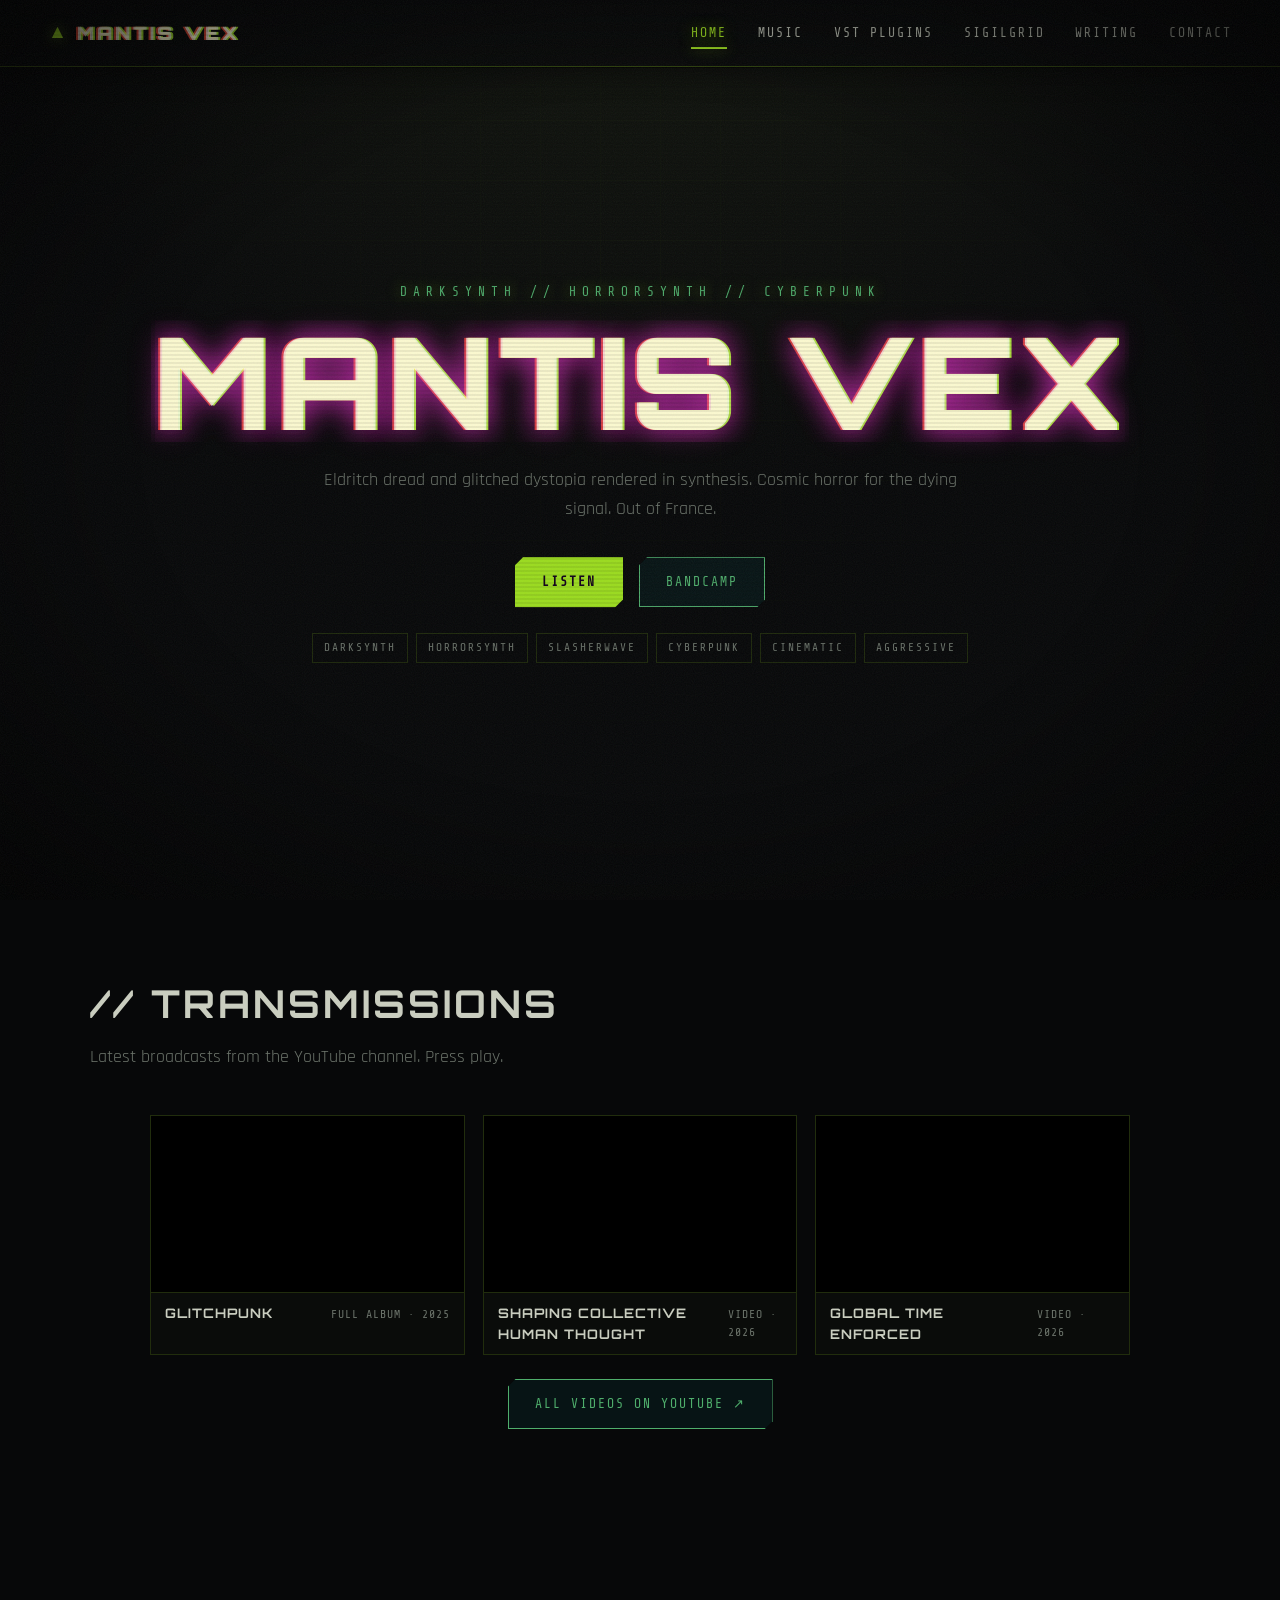
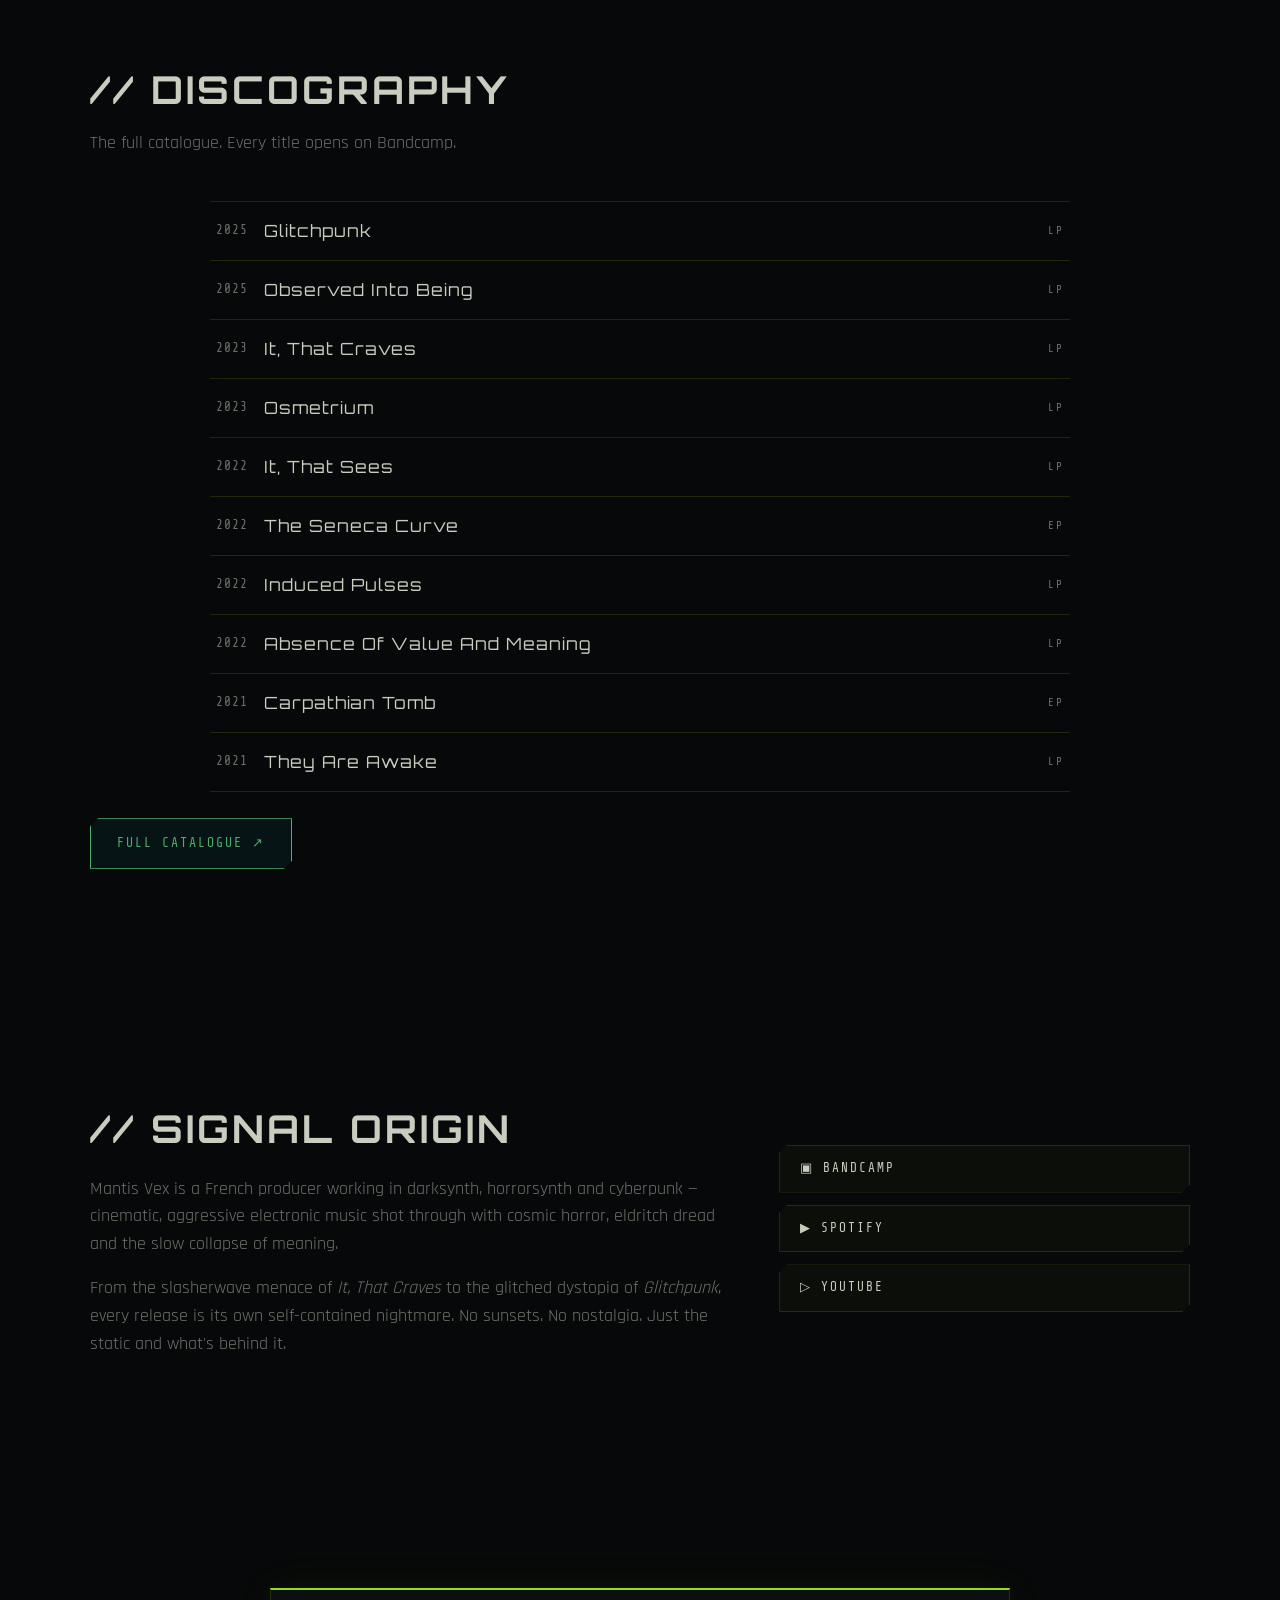
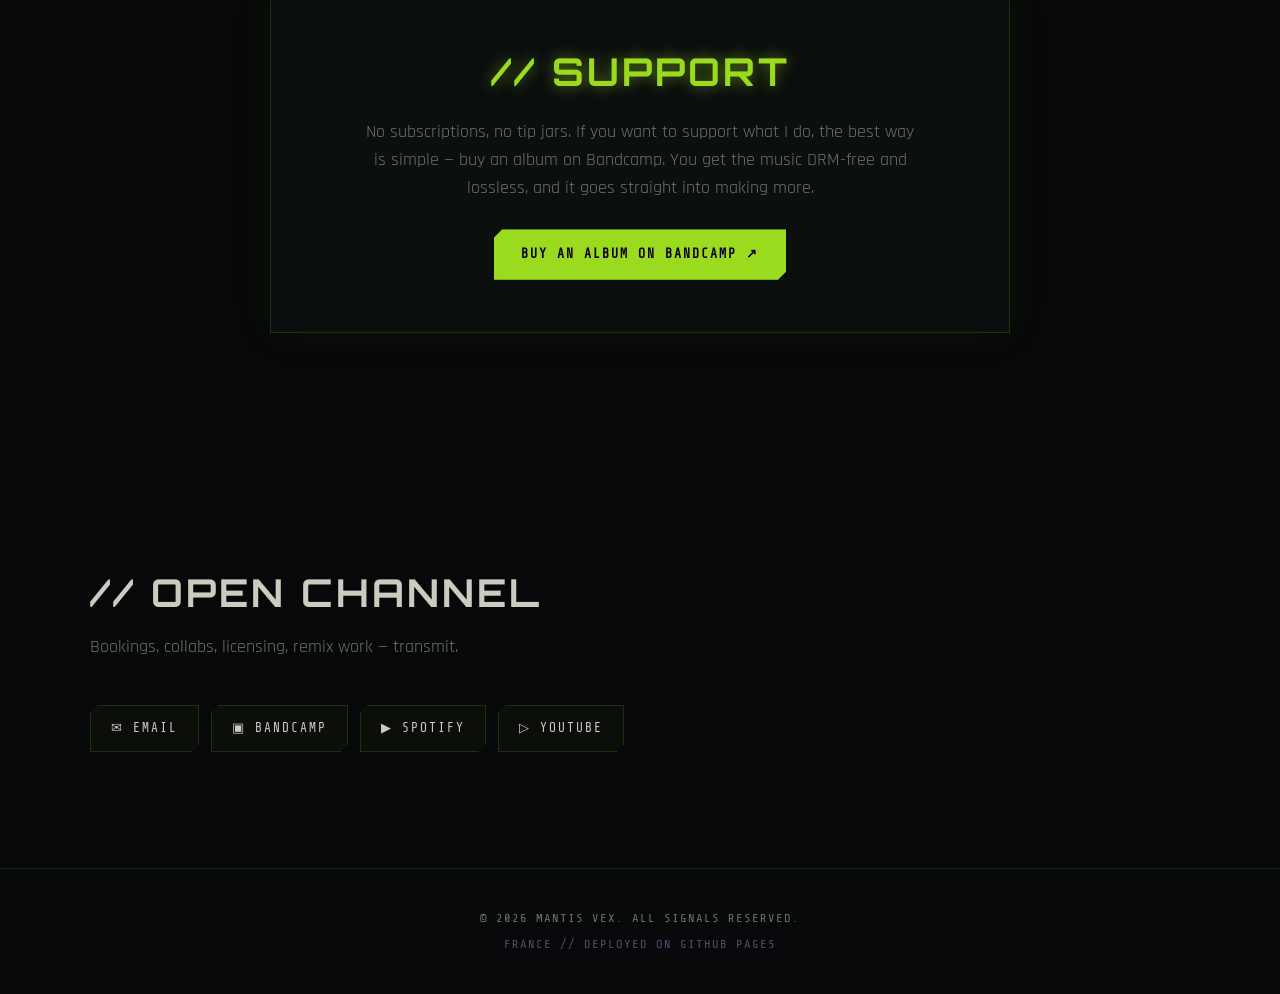
<file: index.html>
<!DOCTYPE html>
<html lang="en">
<head>
  <meta charset="UTF-8" />
  <meta name="viewport" content="width=device-width, initial-scale=1.0" />
  <title>MANTIS VEX // Darksynth · Horrorsynth · Cyberpunk</title>
  <meta name="description" content="Mantis Vex — darksynth, horrorsynth and cyberpunk from France. Eldritch dread, cosmic horror and glitched dystopia. Listen on Bandcamp, Spotify and YouTube." />
  <meta name="theme-color" content="#070809" />

  <!-- Open Graph -->
  <meta property="og:type" content="website" />
  <meta property="og:title" content="MANTIS VEX // Darksynth · Horrorsynth · Cyberpunk" />
  <meta property="og:description" content="Eldritch dread, cosmic horror and glitched dystopia. Out of France." />
  <meta property="og:image" content="assets/og-image.svg" />

  <link rel="icon" type="image/svg+xml" href="assets/favicon.svg" />
  <link rel="preconnect" href="https://fonts.googleapis.com" />
  <link rel="preconnect" href="https://fonts.gstatic.com" crossorigin />
  <link href="https://fonts.googleapis.com/css2?family=Orbitron:wght@500;700;900&family=Rajdhani:wght@400;500;600;700&family=Share+Tech+Mono&display=swap" rel="stylesheet" />
  <link rel="stylesheet" href="css/styles.css?v=4" />
</head>
<body data-page="home">
  <div class="scanlines" aria-hidden="true"></div>
  <div class="grid-bg" aria-hidden="true"></div>
  <div class="noise" aria-hidden="true"></div>

  <!-- NAV -->
  <header class="nav" id="nav">
    <a href="index.html" class="nav__brand" aria-label="Mantis Vex home">
      <span class="nav__mark">▲</span>
      <span class="nav__name glitch" data-text="MANTIS VEX">MANTIS VEX</span>
    </a>
    <button class="nav__toggle" aria-label="Toggle menu" aria-expanded="false">
      <span></span><span></span><span></span>
    </button>
    <nav class="nav__links">
      <a href="index.html" class="is-active">HOME</a>
      <a href="#listen">MUSIC</a>
      <a href="vst/">VST PLUGINS</a>
      <a href="sigilgrid/">SIGILGRID</a>
      <a href="writing/">WRITING</a>
      <a href="#contact">CONTACT</a>
    </nav>
  </header>

  <!-- HERO -->
  <section class="hero" id="top">
    <div class="hero__inner">
      <p class="hero__eyebrow">DARKSYNTH // HORRORSYNTH // CYBERPUNK</p>
      <h1 class="hero__title glitch" data-text="MANTIS VEX">MANTIS VEX</h1>
      <p class="hero__sub">Eldritch dread and glitched dystopia rendered in synthesis.
        Cosmic horror for the dying signal. Out of France.</p>
      <div class="hero__cta">
        <a href="#listen" class="btn btn--primary">LISTEN</a>
        <a href="https://mantisvex.bandcamp.com" class="btn btn--ghost" target="_blank" rel="noopener">BANDCAMP</a>
      </div>
      <div class="tags" aria-label="Genres">
        <span>darksynth</span><span>horrorsynth</span><span>slasherwave</span>
        <span>cyberpunk</span><span>cinematic</span><span>aggressive</span>
      </div>
    </div>
  </section>

  <!-- LISTEN / EMBEDDED PLAYERS -->
  <section class="section" id="listen">
    <div class="section__head">
      <h2 class="section__title">// TRANSMISSIONS</h2>
      <p class="section__lead">Latest broadcasts from the YouTube channel. Press play.</p>
    </div>
    <div class="embeds">
      <div class="embed">
        <iframe loading="lazy" title="Mantis Vex — Glitchpunk (Full Album)"
          src="https://www.youtube-nocookie.com/embed/rnxPBbNnyXU"
          allow="accelerometer; autoplay; clipboard-write; encrypted-media; gyroscope; picture-in-picture; web-share"
          referrerpolicy="strict-origin-when-cross-origin" allowfullscreen></iframe>
        <div class="embed__cap"><b>GLITCHPUNK</b><span>FULL ALBUM · 2025</span></div>
      </div>
      <div class="embed">
        <iframe loading="lazy" title="Mantis Vex — Shaping Collective Human Thought"
          src="https://www.youtube-nocookie.com/embed/WWZFv2kc3HA"
          allow="accelerometer; autoplay; clipboard-write; encrypted-media; gyroscope; picture-in-picture; web-share"
          referrerpolicy="strict-origin-when-cross-origin" allowfullscreen></iframe>
        <div class="embed__cap"><b>SHAPING COLLECTIVE HUMAN THOUGHT</b><span>VIDEO · 2026</span></div>
      </div>
      <div class="embed">
        <iframe loading="lazy" title="Mantis Vex — Global Time Enforced"
          src="https://www.youtube-nocookie.com/embed/FDjrWkHPLkY"
          allow="accelerometer; autoplay; clipboard-write; encrypted-media; gyroscope; picture-in-picture; web-share"
          referrerpolicy="strict-origin-when-cross-origin" allowfullscreen></iframe>
        <div class="embed__cap"><b>GLOBAL TIME ENFORCED</b><span>VIDEO · 2026</span></div>
      </div>
    </div>
    <div style="margin-top:24px;text-align:center;">
      <a href="https://www.youtube.com/@mantisvex" class="btn btn--ghost" target="_blank" rel="noopener">ALL VIDEOS ON YOUTUBE ↗</a>
    </div>
  </section>

  <!-- DISCOGRAPHY -->
  <section class="section" id="discography">
    <div class="section__head">
      <h2 class="section__title">// DISCOGRAPHY</h2>
      <p class="section__lead">The full catalogue. Every title opens on Bandcamp.</p>
    </div>
    <div class="discog">
      <a class="discog__row" href="https://mantisvex.bandcamp.com/album/glitchpunk" target="_blank" rel="noopener">
        <span class="discog__yr">2025</span><span class="discog__name">Glitchpunk</span><span class="discog__type">LP</span></a>
      <a class="discog__row" href="https://mantisvex.bandcamp.com/album/observed-into-being" target="_blank" rel="noopener">
        <span class="discog__yr">2025</span><span class="discog__name">Observed Into Being</span><span class="discog__type">LP</span></a>
      <a class="discog__row" href="https://mantisvex.bandcamp.com/album/it-that-craves" target="_blank" rel="noopener">
        <span class="discog__yr">2023</span><span class="discog__name">It, That Craves</span><span class="discog__type">LP</span></a>
      <a class="discog__row" href="https://mantisvex.bandcamp.com/album/osmetrium" target="_blank" rel="noopener">
        <span class="discog__yr">2023</span><span class="discog__name">Osmetrium</span><span class="discog__type">LP</span></a>
      <a class="discog__row" href="https://mantisvex.bandcamp.com" target="_blank" rel="noopener">
        <span class="discog__yr">2022</span><span class="discog__name">It, That Sees</span><span class="discog__type">LP</span></a>
      <a class="discog__row" href="https://mantisvex.bandcamp.com/album/the-seneca-curve" target="_blank" rel="noopener">
        <span class="discog__yr">2022</span><span class="discog__name">The Seneca Curve</span><span class="discog__type">EP</span></a>
      <a class="discog__row" href="https://mantisvex.bandcamp.com/album/induced-pulses" target="_blank" rel="noopener">
        <span class="discog__yr">2022</span><span class="discog__name">Induced Pulses</span><span class="discog__type">LP</span></a>
      <a class="discog__row" href="https://mantisvex.bandcamp.com/album/absence-of-value-and-meaning" target="_blank" rel="noopener">
        <span class="discog__yr">2022</span><span class="discog__name">Absence Of Value And Meaning</span><span class="discog__type">LP</span></a>
      <a class="discog__row" href="https://mantisvex.bandcamp.com" target="_blank" rel="noopener">
        <span class="discog__yr">2021</span><span class="discog__name">Carpathian Tomb</span><span class="discog__type">EP</span></a>
      <a class="discog__row" href="https://mantisvex.bandcamp.com" target="_blank" rel="noopener">
        <span class="discog__yr">2021</span><span class="discog__name">They Are Awake</span><span class="discog__type">LP</span></a>
    </div>
    <div style="margin-top:26px;">
      <a href="https://mantisvex.bandcamp.com/music" class="btn btn--ghost" target="_blank" rel="noopener">FULL CATALOGUE ↗</a>
    </div>
  </section>

  <!-- ABOUT -->
  <section class="section about" id="about">
    <div class="about__grid">
      <div class="about__copy">
        <h2 class="section__title">// SIGNAL ORIGIN</h2>
        <p>Mantis Vex is a French producer working in darksynth, horrorsynth and
          cyberpunk — cinematic, aggressive electronic music shot through with cosmic
          horror, eldritch dread and the slow collapse of meaning.</p>
        <p>From the slasherwave menace of <em>It, That Craves</em> to the glitched
          dystopia of <em>Glitchpunk</em>, every release is its own self-contained
          nightmare. No sunsets. No nostalgia. Just the static and what's behind it.</p>
      </div>
      <div class="platforms" style="align-self:center;flex-direction:column;align-items:stretch;">
        <a class="platform" href="https://mantisvex.bandcamp.com" target="_blank" rel="noopener">▣ BANDCAMP</a>
        <a class="platform" href="https://open.spotify.com/artist/5HMkJnRrb6XsjmSzKlRkTO" target="_blank" rel="noopener">▶ SPOTIFY</a>
        <a class="platform" href="https://www.youtube.com/@mantisvex" target="_blank" rel="noopener">▷ YOUTUBE</a>
      </div>
    </div>
  </section>

  <!-- SUPPORT -->
  <section class="section support" id="support">
    <div class="support__box">
      <h2 class="section__title">// SUPPORT</h2>
      <p>No subscriptions, no tip jars. If you want to support what I do, the best way is
        simple — buy an album on Bandcamp. You get the music DRM-free and lossless, and it
        goes straight into making more.</p>
      <a href="https://mantisvex.bandcamp.com/music" class="btn btn--primary" target="_blank" rel="noopener">BUY AN ALBUM ON BANDCAMP ↗</a>
    </div>
  </section>

  <!-- CONTACT -->
  <section class="section contact" id="contact">
    <div class="section__head">
      <h2 class="section__title">// OPEN CHANNEL</h2>
      <p class="section__lead">Bookings, collabs, licensing, remix work — transmit.</p>
    </div>
    <div class="platforms">
      <a href="mailto:contact@mantisvex.com" class="platform">✉ EMAIL</a>
      <a href="https://mantisvex.bandcamp.com" class="platform" target="_blank" rel="noopener">▣ BANDCAMP</a>
      <a href="https://open.spotify.com/artist/5HMkJnRrb6XsjmSzKlRkTO" class="platform" target="_blank" rel="noopener">▶ SPOTIFY</a>
      <a href="https://www.youtube.com/@mantisvex" class="platform" target="_blank" rel="noopener">▷ YOUTUBE</a>
    </div>
  </section>

  <footer class="footer">
    <p>© <span id="year"></span> MANTIS VEX. ALL SIGNALS RESERVED.</p>
    <p class="footer__meta">FRANCE // DEPLOYED ON GITHUB PAGES</p>
  </footer>

  <script src="js/main.js"></script>
</body>
</html>
</file>
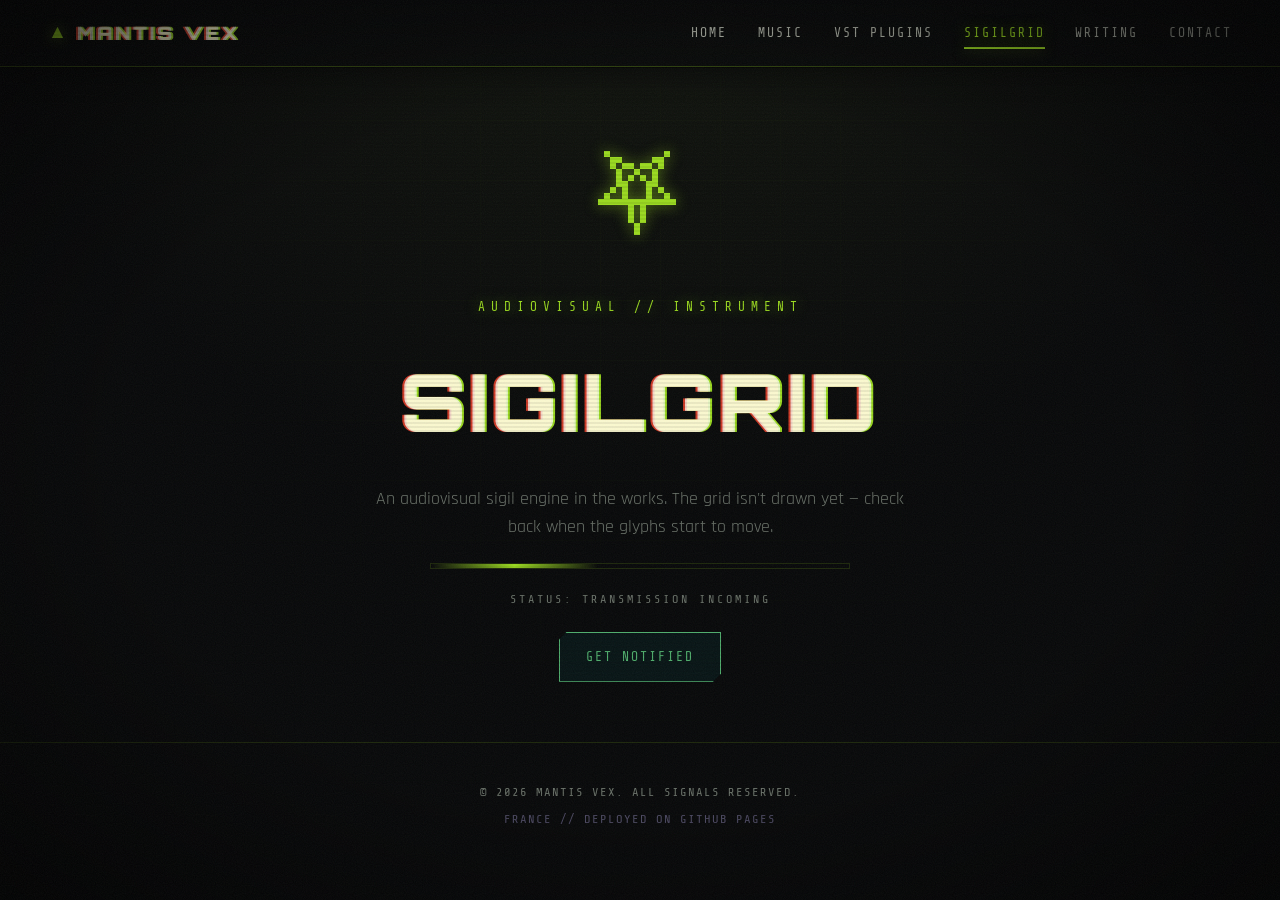
<file: sigilgrid/index.html>
<!DOCTYPE html>
<html lang="en">
<head>
  <meta charset="UTF-8" />
  <meta name="viewport" content="width=device-width, initial-scale=1.0" />
  <title>SIGILGRID // MANTIS VEX</title>
  <meta name="description" content="SigilGrid by Mantis Vex — coming soon. An audiovisual sigil engine." />
  <meta name="theme-color" content="#070809" />
  <link rel="icon" type="image/svg+xml" href="../assets/favicon.svg" />
  <link rel="preconnect" href="https://fonts.googleapis.com" />
  <link rel="preconnect" href="https://fonts.gstatic.com" crossorigin />
  <link href="https://fonts.googleapis.com/css2?family=Orbitron:wght@500;700;900&family=Rajdhani:wght@400;500;600;700&family=Share+Tech+Mono&display=swap" rel="stylesheet" />
  <link rel="stylesheet" href="../css/styles.css?v=4" />
</head>
<body data-page="sigilgrid">
  <div class="scanlines" aria-hidden="true"></div>
  <div class="grid-bg" aria-hidden="true"></div>
  <div class="noise" aria-hidden="true"></div>

  <header class="nav" id="nav">
    <a href="../" class="nav__brand" aria-label="Mantis Vex home">
      <span class="nav__mark">▲</span>
      <span class="nav__name glitch" data-text="MANTIS VEX">MANTIS VEX</span>
    </a>
    <button class="nav__toggle" aria-label="Toggle menu" aria-expanded="false">
      <span></span><span></span><span></span>
    </button>
    <nav class="nav__links">
      <a href="../">HOME</a>
      <a href="../#listen">MUSIC</a>
      <a href="../vst/">VST PLUGINS</a>
      <a href="../sigilgrid/" class="is-active">SIGILGRID</a>
      <a href="../writing/">WRITING</a>
      <a href="../#contact">CONTACT</a>
    </nav>
  </header>

  <section class="soon">
    <div class="soon__glyph" aria-hidden="true">⛧</div>
    <p class="soon__tag">AUDIOVISUAL // INSTRUMENT</p>
    <h1 class="soon__title glitch" data-text="SIGILGRID">SIGILGRID</h1>
    <p class="soon__sub">An audiovisual sigil engine in the works. The grid isn't drawn yet —
      check back when the glyphs start to move.</p>
    <div class="soon__bar" aria-hidden="true"></div>
    <p class="soon__status">STATUS: TRANSMISSION INCOMING</p>
    <a href="../#contact" class="btn btn--ghost">GET NOTIFIED</a>
  </section>

  <footer class="footer">
    <p>© <span id="year"></span> MANTIS VEX. ALL SIGNALS RESERVED.</p>
    <p class="footer__meta">FRANCE // DEPLOYED ON GITHUB PAGES</p>
  </footer>

  <script src="../js/main.js"></script>
</body>
</html>
</file>
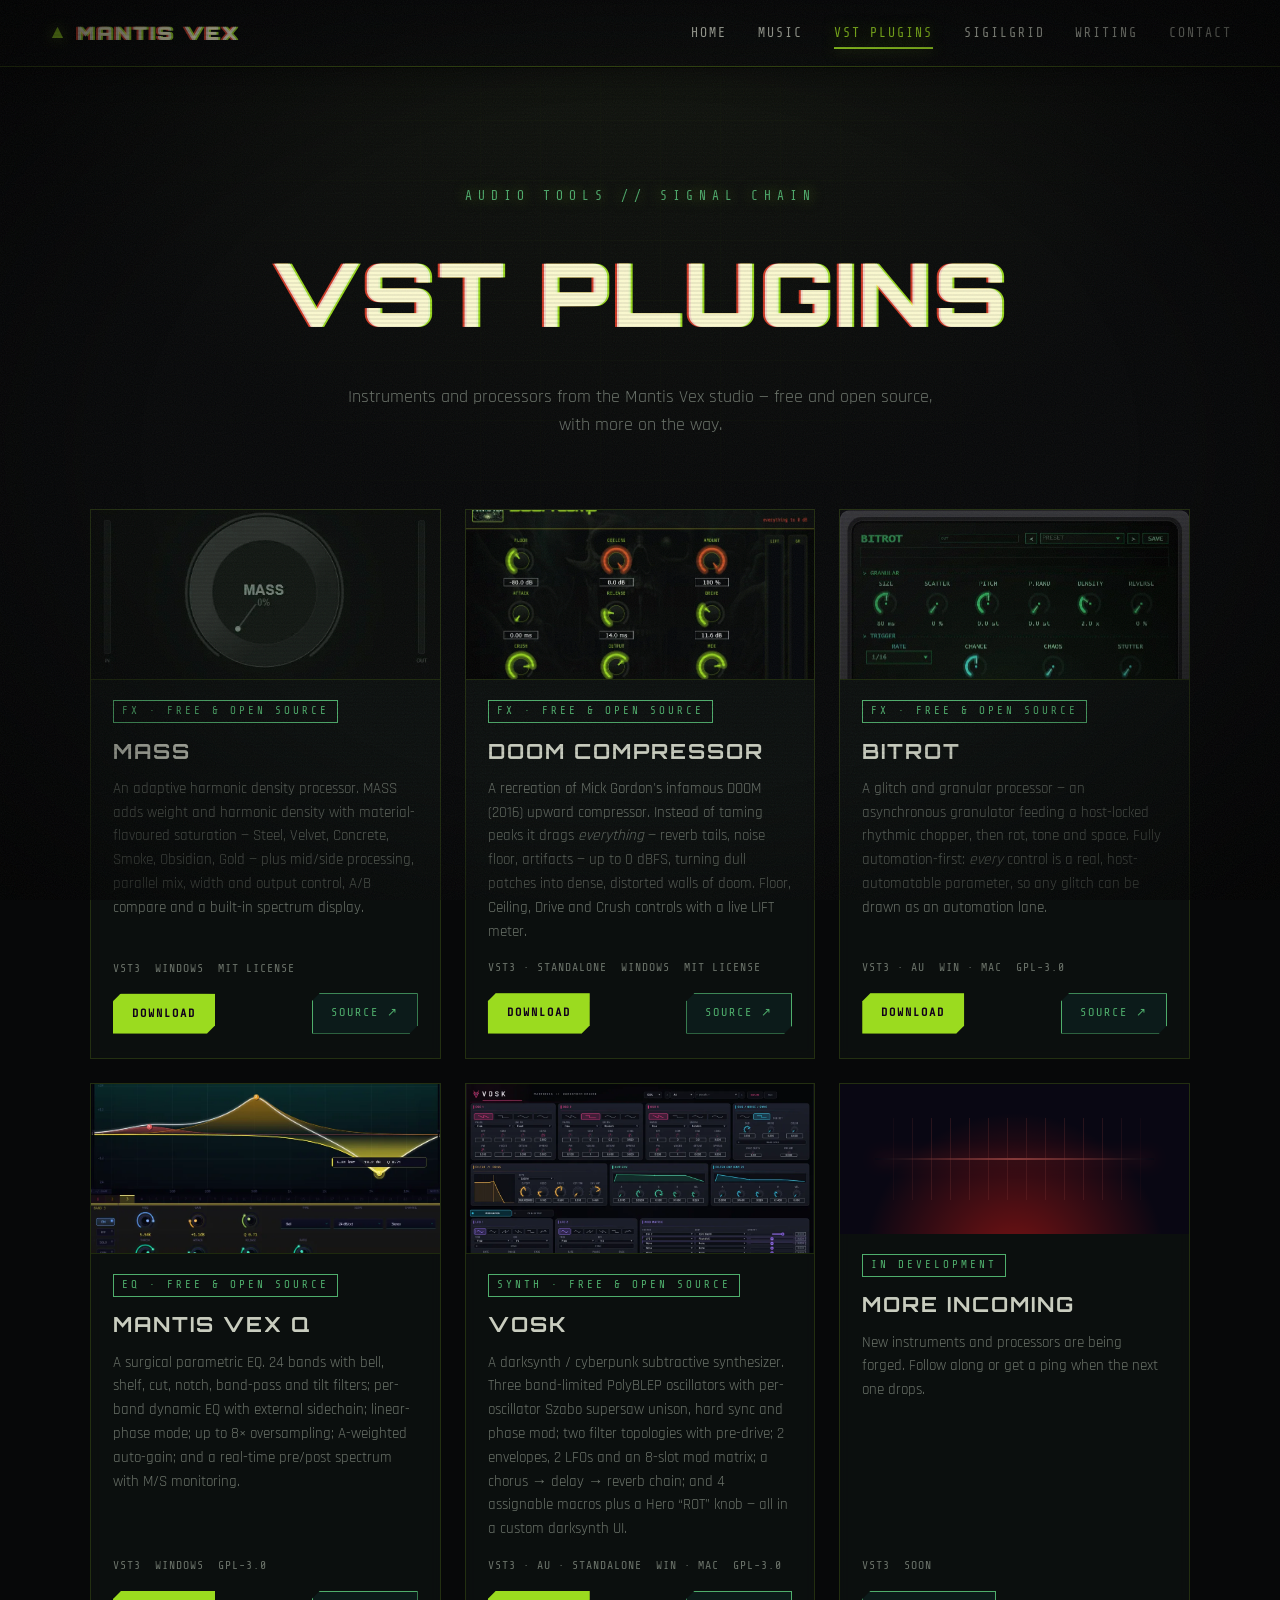
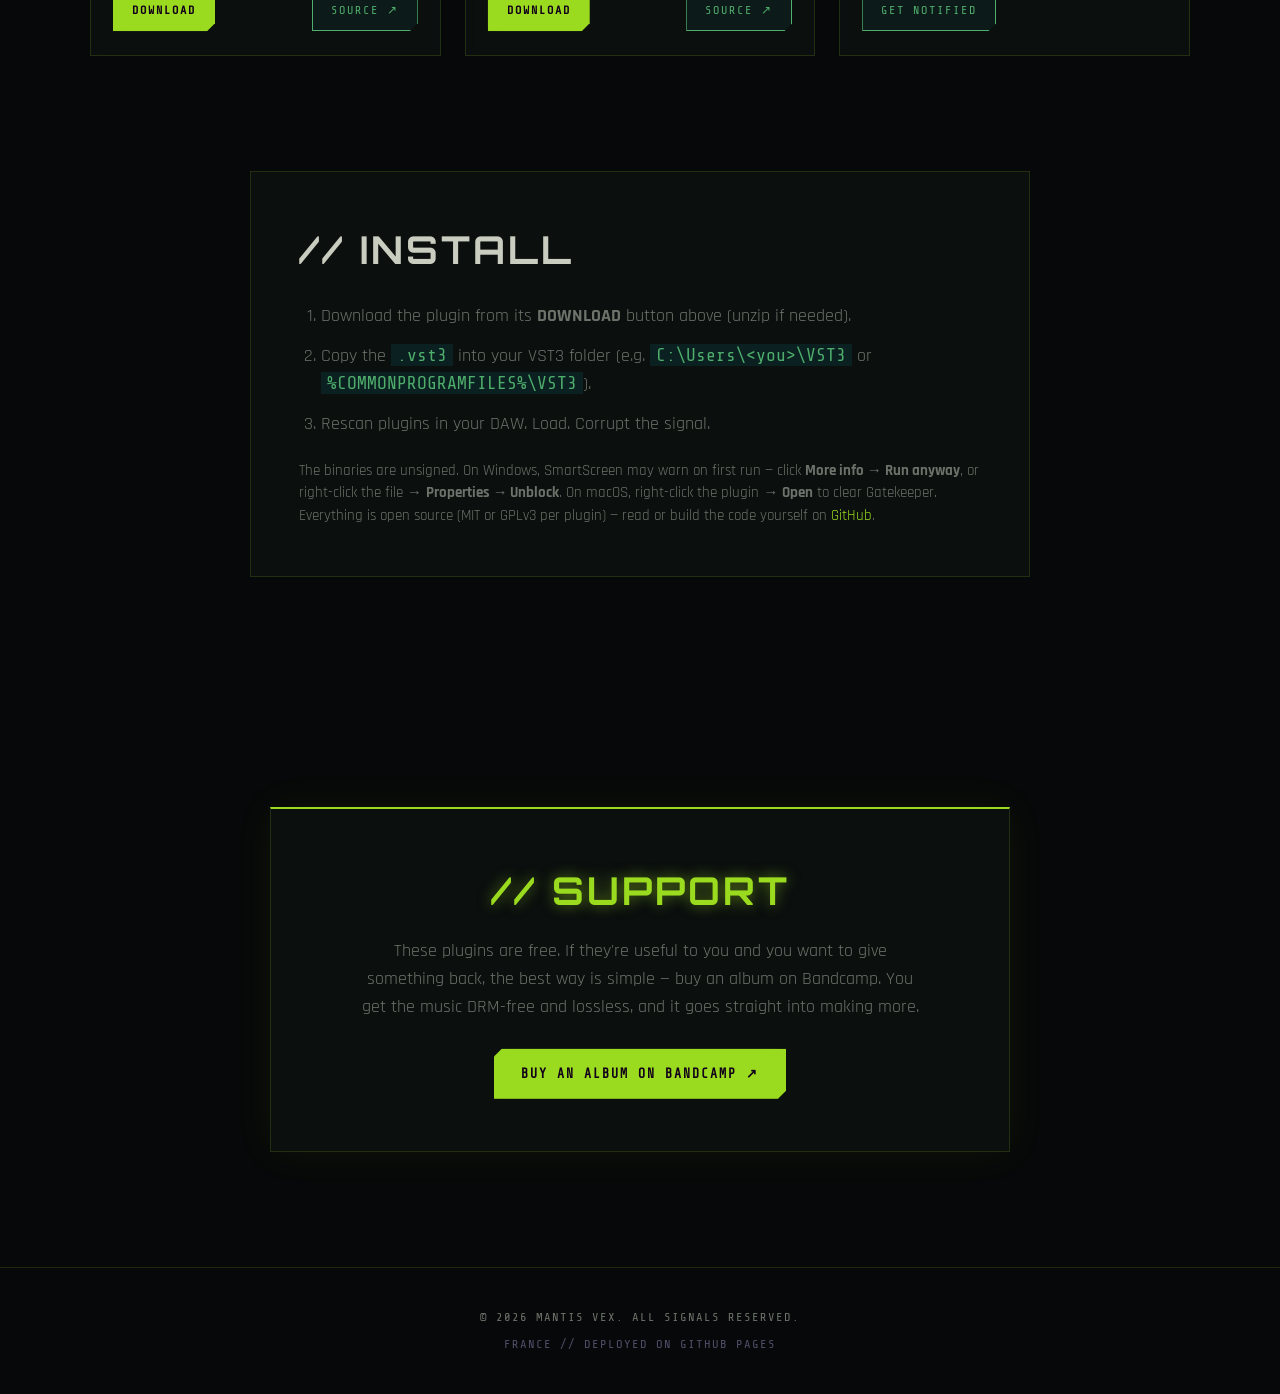
<file: vst/index.html>
<!DOCTYPE html>
<html lang="en">
<head>
  <meta charset="UTF-8" />
  <meta name="viewport" content="width=device-width, initial-scale=1.0" />
  <title>VST PLUGINS // MANTIS VEX</title>
  <meta name="description" content="Mantis Vex VST plugins — VOSK (darksynth synthesizer), MASS (harmonic density), DOOM Compressor (upward compressor), BITROT (glitch/granular) and Mantis Vex Q (24-band parametric EQ). Free and open-source VST3/AU audio tools for darksynth and horrorsynth production." />
  <meta name="theme-color" content="#070809" />
  <link rel="icon" type="image/svg+xml" href="../assets/favicon.svg" />
  <link rel="preconnect" href="https://fonts.googleapis.com" />
  <link rel="preconnect" href="https://fonts.gstatic.com" crossorigin />
  <link href="https://fonts.googleapis.com/css2?family=Orbitron:wght@500;700;900&family=Rajdhani:wght@400;500;600;700&family=Share+Tech+Mono&display=swap" rel="stylesheet" />
  <link rel="stylesheet" href="../css/styles.css?v=4" />
</head>
<body data-page="vst">
  <div class="scanlines" aria-hidden="true"></div>
  <div class="grid-bg" aria-hidden="true"></div>
  <div class="noise" aria-hidden="true"></div>

  <header class="nav" id="nav">
    <a href="../" class="nav__brand" aria-label="Mantis Vex home">
      <span class="nav__mark">▲</span>
      <span class="nav__name glitch" data-text="MANTIS VEX">MANTIS VEX</span>
    </a>
    <button class="nav__toggle" aria-label="Toggle menu" aria-expanded="false">
      <span></span><span></span><span></span>
    </button>
    <nav class="nav__links">
      <a href="../">HOME</a>
      <a href="../#listen">MUSIC</a>
      <a href="../vst/" class="is-active">VST PLUGINS</a>
      <a href="../sigilgrid/">SIGILGRID</a>
      <a href="../writing/">WRITING</a>
      <a href="../#contact">CONTACT</a>
    </nav>
  </header>

  <!-- PAGE HERO -->
  <section class="page-hero">
    <p class="hero__eyebrow">AUDIO TOOLS // SIGNAL CHAIN</p>
    <h1 class="page-hero__title glitch" data-text="VST PLUGINS">VST PLUGINS</h1>
    <p class="page-hero__sub">Instruments and processors from the Mantis Vex studio —
      free and open source, with more on the way.</p>
  </section>

  <!-- PLUGIN GRID -->
  <section class="plugins">
    <article class="plugin" data-cat="fx">
      <div class="plugin__visual plugin__visual--shot">
        <img src="../assets/mass.webp" alt="MASS VST3 plugin interface by Mantis Vex — large density dial with material modes, presets and Mix/Drive/Width/Crunch/Output controls" loading="lazy" style="object-position:center 20%" />
      </div>
      <div class="plugin__info">
        <span class="plugin__tag">FX · FREE &amp; OPEN SOURCE</span>
        <h3>MASS</h3>
        <p>An adaptive harmonic density processor. MASS adds weight and harmonic density
          with material-flavoured saturation — Steel, Velvet, Concrete, Smoke, Obsidian,
          Gold — plus mid/side processing, parallel mix, width and output control, A/B
          compare and a built-in spectrum display.</p>
        <div class="plugin__meta"><span>VST3</span><span>WINDOWS</span><span>MIT LICENSE</span></div>
        <div class="plugin__actions">
          <a href="https://github.com/mantisvex/mass/releases/latest" class="btn btn--primary btn--sm" target="_blank" rel="noopener">DOWNLOAD</a>
          <a href="https://github.com/mantisvex/mass" class="btn btn--ghost btn--sm" target="_blank" rel="noopener">SOURCE ↗</a>
        </div>
      </div>
    </article>

    <article class="plugin" data-cat="fx">
      <div class="plugin__visual plugin__visual--shot">
        <img src="../assets/doomcomp.webp" alt="DOOM Compressor VST3 plugin interface by Mantis Vex — Floor, Ceiling, Amount, Drive and Crush knobs with LIFT and GR meters" loading="lazy" />
      </div>
      <div class="plugin__info">
        <span class="plugin__tag">FX · FREE &amp; OPEN SOURCE</span>
        <h3>DOOM COMPRESSOR</h3>
        <p>A recreation of Mick Gordon's infamous DOOM (2016) upward compressor. Instead of
          taming peaks it drags <em>everything</em> — reverb tails, noise floor, artifacts —
          up to 0&nbsp;dBFS, turning dull patches into dense, distorted walls of doom. Floor,
          Ceiling, Drive and Crush controls with a live LIFT meter.</p>
        <div class="plugin__meta"><span>VST3 · STANDALONE</span><span>WINDOWS</span><span>MIT LICENSE</span></div>
        <div class="plugin__actions">
          <a href="https://github.com/mantisvex/doom-comp/releases/latest" class="btn btn--primary btn--sm" target="_blank" rel="noopener">DOWNLOAD</a>
          <a href="https://github.com/mantisvex/doom-comp" class="btn btn--ghost btn--sm" target="_blank" rel="noopener">SOURCE ↗</a>
        </div>
      </div>
    </article>

    <article class="plugin" data-cat="fx">
      <div class="plugin__visual plugin__visual--shot">
        <img src="../assets/bitrot.webp" alt="BITROT VST3 glitch and granular plugin interface by Mantis Vex — Granular, Trigger, Shape, Motion and ROT controls" loading="lazy" style="object-position:center top" />
      </div>
      <div class="plugin__info">
        <span class="plugin__tag">FX · FREE &amp; OPEN SOURCE</span>
        <h3>BITROT</h3>
        <p>A glitch and granular processor — an asynchronous granulator feeding a
          host-locked rhythmic chopper, then rot, tone and space. Fully automation-first:
          <em>every</em> control is a real, host-automatable parameter, so any glitch can
          be drawn as an automation lane.</p>
        <div class="plugin__meta"><span>VST3 · AU</span><span>WIN · MAC</span><span>GPL-3.0</span></div>
        <div class="plugin__actions">
          <a href="https://github.com/mantisvex/bitrot/releases/latest" class="btn btn--primary btn--sm" target="_blank" rel="noopener">DOWNLOAD</a>
          <a href="https://github.com/mantisvex/bitrot" class="btn btn--ghost btn--sm" target="_blank" rel="noopener">SOURCE ↗</a>
        </div>
      </div>
    </article>

    <article class="plugin" data-cat="fx">
      <div class="plugin__visual plugin__visual--shot">
        <img src="../assets/mantisvexq.webp" alt="Mantis Vex Q VST3 parametric EQ interface — 24-band EQ curve over a real-time spectrum analyzer" loading="lazy" />
      </div>
      <div class="plugin__info">
        <span class="plugin__tag">EQ · FREE &amp; OPEN SOURCE</span>
        <h3>MANTIS VEX Q</h3>
        <p>A surgical parametric EQ. 24 bands with bell, shelf, cut, notch, band-pass and
          tilt filters; per-band dynamic EQ with external sidechain; linear-phase mode; up
          to 8× oversampling; A-weighted auto-gain; and a real-time pre/post spectrum with
          M/S monitoring.</p>
        <div class="plugin__meta"><span>VST3</span><span>WINDOWS</span><span>GPL-3.0</span></div>
        <div class="plugin__actions">
          <a href="https://github.com/mantisvex/mantisvex-Q/releases/latest" class="btn btn--primary btn--sm" target="_blank" rel="noopener">DOWNLOAD</a>
          <a href="https://github.com/mantisvex/mantisvex-Q" class="btn btn--ghost btn--sm" target="_blank" rel="noopener">SOURCE ↗</a>
        </div>
      </div>
    </article>

    <article class="plugin" data-cat="synth">
      <div class="plugin__visual plugin__visual--shot">
        <img src="../assets/vosk.webp" alt="VOSK VST3 darksynth synthesizer interface by Mantis Vex — three oscillators, filter, envelopes, LFOs and mod matrix" loading="lazy" style="object-position:center top" />
      </div>
      <div class="plugin__info">
        <span class="plugin__tag">SYNTH · FREE &amp; OPEN SOURCE</span>
        <h3>VOSK</h3>
        <p>A darksynth / cyberpunk subtractive synthesizer. Three band-limited PolyBLEP
          oscillators with per-oscillator Szabo supersaw unison, hard sync and phase mod;
          two filter topologies with pre-drive; 2 envelopes, 2 LFOs and an 8-slot mod
          matrix; a chorus → delay → reverb chain; and 4 assignable macros plus a Hero
          “ROT” knob — all in a custom darksynth UI.</p>
        <div class="plugin__meta"><span>VST3 · AU · STANDALONE</span><span>WIN · MAC</span><span>GPL-3.0</span></div>
        <div class="plugin__actions">
          <a href="https://github.com/mantisvex/VOSK/releases/latest" class="btn btn--primary btn--sm" target="_blank" rel="noopener">DOWNLOAD</a>
          <a href="https://github.com/mantisvex/VOSK" class="btn btn--ghost btn--sm" target="_blank" rel="noopener">SOURCE ↗</a>
        </div>
      </div>
    </article>

    <article class="plugin plugin--soon">
      <div class="plugin__visual" style="--h:0;opacity:.5">
        <div class="plugin__scope"></div>
      </div>
      <div class="plugin__info">
        <span class="plugin__tag">IN DEVELOPMENT</span>
        <h3>MORE INCOMING</h3>
        <p>New instruments and processors are being forged. Follow along or get a ping
          when the next one drops.</p>
        <div class="plugin__meta"><span>VST3</span><span>SOON</span></div>
        <div class="plugin__actions">
          <a href="../#contact" class="btn btn--ghost btn--sm">GET NOTIFIED</a>
        </div>
      </div>
    </article>
  </section>

  <!-- INSTALL NOTE -->
  <section class="section install">
    <div class="install__box">
      <h2 class="section__title">// INSTALL</h2>
      <ol class="install__steps">
        <li>Download the plugin from its <strong>DOWNLOAD</strong> button above (unzip if needed).</li>
        <li>Copy the <code>.vst3</code> into your VST3 folder (e.g. <code>C:\Users\&lt;you&gt;\VST3</code>
          or <code>%COMMONPROGRAMFILES%\VST3</code>).</li>
        <li>Rescan plugins in your DAW. Load. Corrupt the signal.</li>
      </ol>
      <p class="install__note">The binaries are unsigned. On Windows, SmartScreen may warn on
        first run — click <strong>More info → Run anyway</strong>, or right-click the file →
        <strong>Properties → Unblock</strong>. On macOS, right-click the plugin →
        <strong>Open</strong> to clear Gatekeeper. Everything is open source (MIT or GPLv3 per
        plugin) — read or build the code yourself on
        <a href="https://github.com/mantisvex" target="_blank" rel="noopener">GitHub</a>.</p>
    </div>
  </section>

  <!-- SUPPORT -->
  <section class="section support" id="support">
    <div class="support__box">
      <h2 class="section__title">// SUPPORT</h2>
      <p>These plugins are free. If they're useful to you and you want to give something
        back, the best way is simple — buy an album on Bandcamp. You get the music
        DRM-free and lossless, and it goes straight into making more.</p>
      <a href="https://mantisvex.bandcamp.com/music" class="btn btn--primary" target="_blank" rel="noopener">BUY AN ALBUM ON BANDCAMP ↗</a>
    </div>
  </section>

  <footer class="footer">
    <p>© <span id="year"></span> MANTIS VEX. ALL SIGNALS RESERVED.</p>
    <p class="footer__meta">FRANCE // DEPLOYED ON GITHUB PAGES</p>
  </footer>

  <script src="../js/main.js"></script>
</body>
</html>
</file>
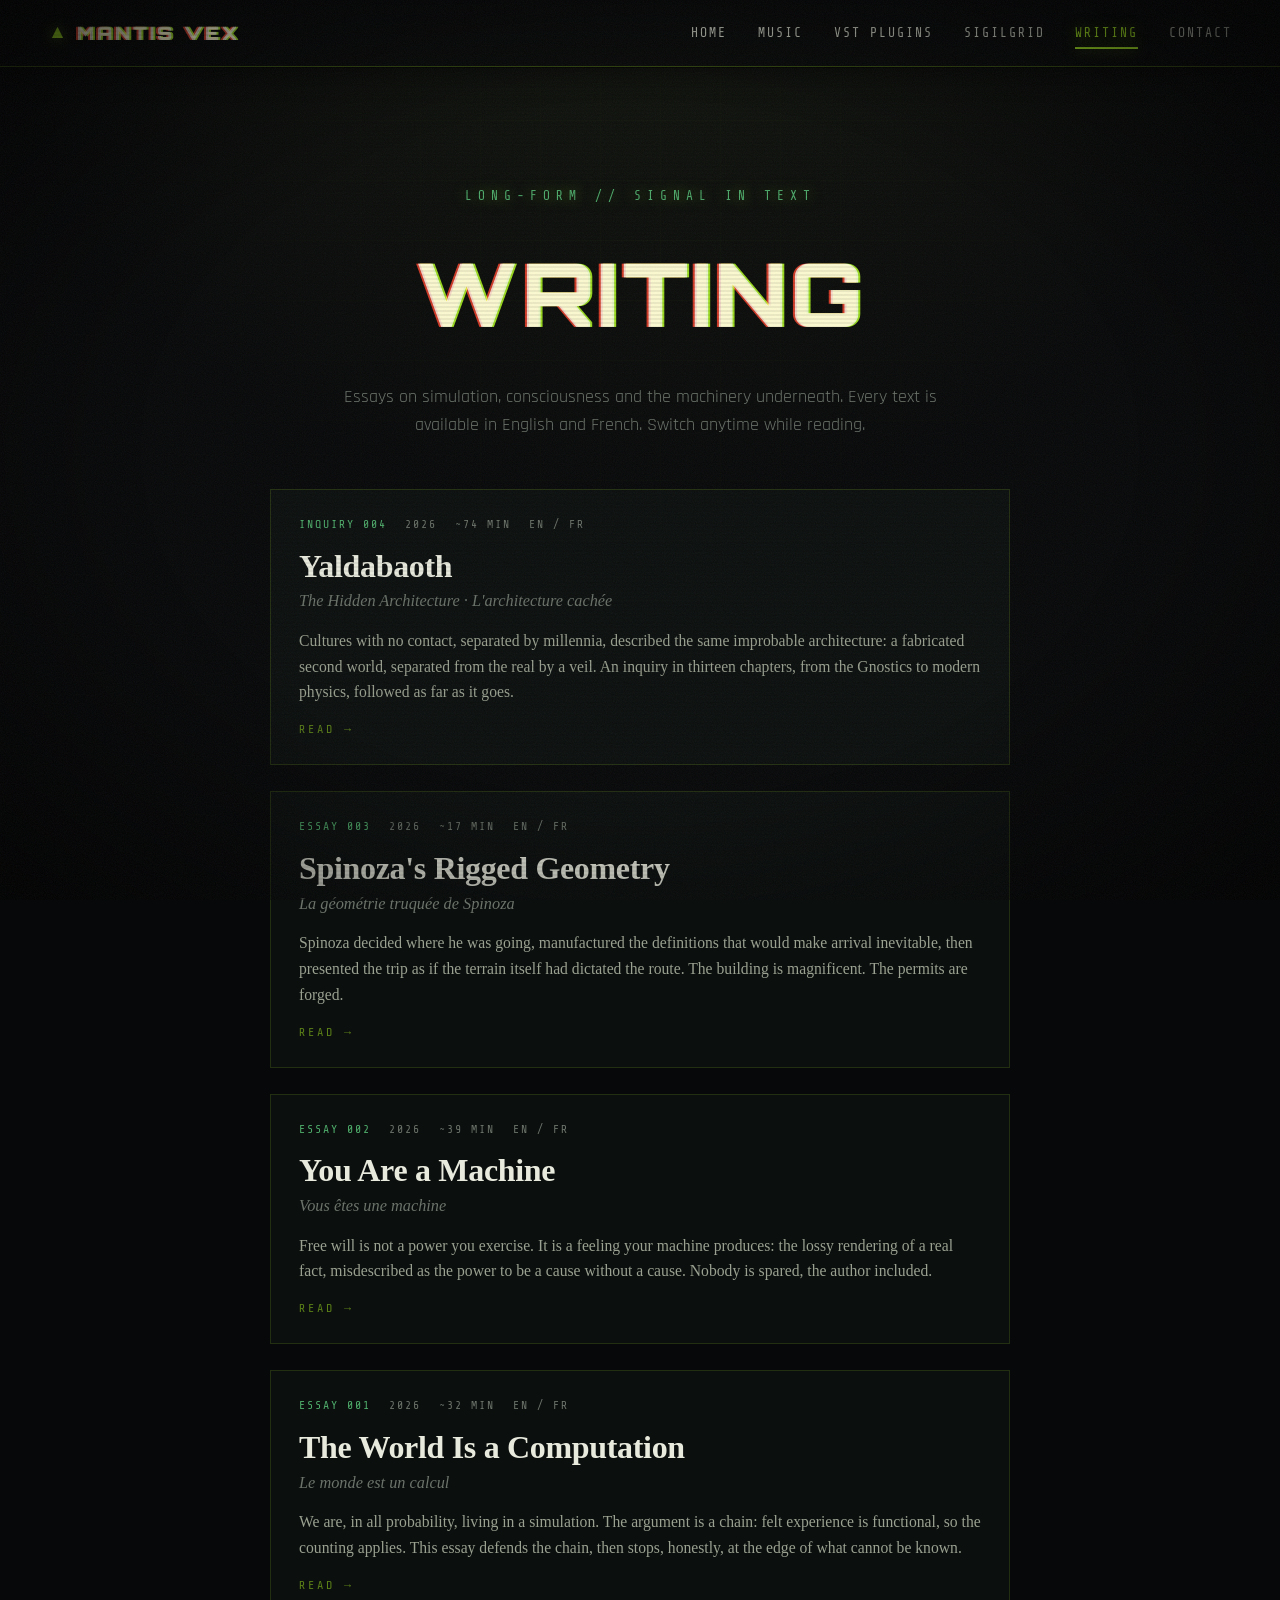
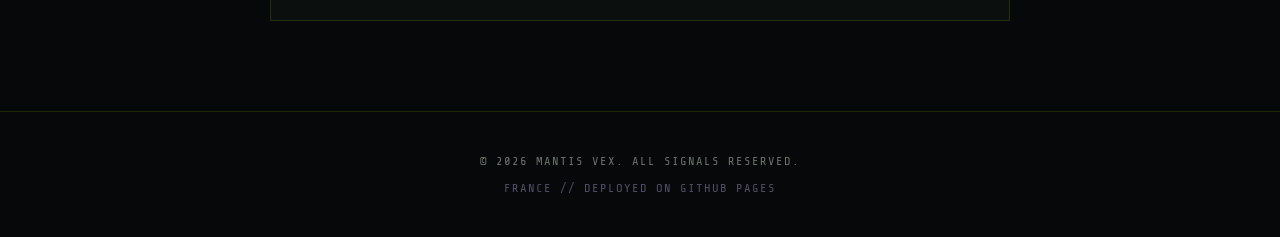
<file: writing/index.html>
<!DOCTYPE html>
<html lang="en">
<head>
  <meta charset="UTF-8" />
  <meta name="viewport" content="width=device-width, initial-scale=1.0" />
  <title>WRITING // MANTIS VEX</title>
  <meta name="description" content="Long-form essays by Mantis Vex — on simulation, consciousness, free will and the machinery underneath. Every text available in English and French." />
  <meta name="theme-color" content="#070809" />

  <!-- Open Graph -->
  <meta property="og:type" content="website" />
  <meta property="og:title" content="WRITING // MANTIS VEX" />
  <meta property="og:description" content="Long-form essays — on simulation, consciousness, free will and the machinery underneath. EN / FR." />
  <meta property="og:image" content="../assets/og-image.svg" />

  <link rel="icon" type="image/svg+xml" href="../assets/favicon.svg" />
  <link rel="preconnect" href="https://fonts.googleapis.com" />
  <link rel="preconnect" href="https://fonts.gstatic.com" crossorigin />
  <link href="https://fonts.googleapis.com/css2?family=Orbitron:wght@500;700;900&family=Rajdhani:wght@400;500;600;700&family=Share+Tech+Mono&display=swap" rel="stylesheet" />
  <link rel="stylesheet" href="../css/styles.css?v=4" />
</head>
<body data-page="writing">
  <div class="scanlines" aria-hidden="true"></div>
  <div class="grid-bg" aria-hidden="true"></div>
  <div class="noise" aria-hidden="true"></div>

  <header class="nav" id="nav">
    <a href="../" class="nav__brand" aria-label="Mantis Vex home">
      <span class="nav__mark">▲</span>
      <span class="nav__name glitch" data-text="MANTIS VEX">MANTIS VEX</span>
    </a>
    <button class="nav__toggle" aria-label="Toggle menu" aria-expanded="false">
      <span></span><span></span><span></span>
    </button>
    <nav class="nav__links">
      <a href="../">HOME</a>
      <a href="../#listen">MUSIC</a>
      <a href="../vst/">VST PLUGINS</a>
      <a href="../sigilgrid/">SIGILGRID</a>
      <a href="../writing/" class="is-active">WRITING</a>
      <a href="../#contact">CONTACT</a>
    </nav>
  </header>

  <!-- PAGE HERO -->
  <section class="page-hero">
    <p class="hero__eyebrow">LONG-FORM // SIGNAL IN TEXT</p>
    <h1 class="page-hero__title glitch" data-text="WRITING">WRITING</h1>
    <p class="page-hero__sub">Essays on simulation, consciousness and the machinery underneath.
      Every text is available in English and French. Switch anytime while reading.</p>
  </section>

  <!-- TEXT INDEX -->
  <section class="texts">

    <a class="textcard" href="yaldabaoth/">
      <div class="textcard__meta">
        <b>INQUIRY 004</b><span>2026</span><span>~74 MIN</span><span>EN / FR</span>
      </div>
      <h2 class="textcard__title">Yaldabaoth</h2>
      <p class="textcard__alt">The Hidden Architecture · L'architecture cachée</p>
      <p class="textcard__dek">Cultures with no contact, separated by millennia, described the
        same improbable architecture: a fabricated second world, separated from the real by a
        veil. An inquiry in thirteen chapters, from the Gnostics to modern physics, followed as
        far as it goes.</p>
      <span class="textcard__go">READ →</span>
    </a>

    <a class="textcard" href="spinozas-rigged-geometry/">
      <div class="textcard__meta">
        <b>ESSAY 003</b><span>2026</span><span>~17 MIN</span><span>EN / FR</span>
      </div>
      <h2 class="textcard__title">Spinoza's Rigged Geometry</h2>
      <p class="textcard__alt">La géométrie truquée de Spinoza</p>
      <p class="textcard__dek">Spinoza decided where he was going, manufactured the definitions
        that would make arrival inevitable, then presented the trip as if the terrain itself had
        dictated the route. The building is magnificent. The permits are forged.</p>
      <span class="textcard__go">READ →</span>
    </a>

    <a class="textcard" href="you-are-a-machine/">
      <div class="textcard__meta">
        <b>ESSAY 002</b><span>2026</span><span>~39 MIN</span><span>EN / FR</span>
      </div>
      <h2 class="textcard__title">You Are a Machine</h2>
      <p class="textcard__alt">Vous êtes une machine</p>
      <p class="textcard__dek">Free will is not a power you exercise. It is a feeling your
        machine produces: the lossy rendering of a real fact, misdescribed as the power to be
        a cause without a cause. Nobody is spared, the author included.</p>
      <span class="textcard__go">READ →</span>
    </a>

    <a class="textcard" href="the-world-is-a-computation/">
      <div class="textcard__meta">
        <b>ESSAY 001</b><span>2026</span><span>~32 MIN</span><span>EN / FR</span>
      </div>
      <h2 class="textcard__title">The World Is a Computation</h2>
      <p class="textcard__alt">Le monde est un calcul</p>
      <p class="textcard__dek">We are, in all probability, living in a simulation. The argument
        is a chain: felt experience is functional, so the counting applies. This essay defends
        the chain, then stops, honestly, at the edge of what cannot be known.</p>
      <span class="textcard__go">READ →</span>
    </a>

  </section>

  <footer class="footer">
    <p>© <span id="year"></span> MANTIS VEX. ALL SIGNALS RESERVED.</p>
    <p class="footer__meta">FRANCE // DEPLOYED ON GITHUB PAGES</p>
  </footer>

  <script src="../js/main.js"></script>
</body>
</html>
</file>
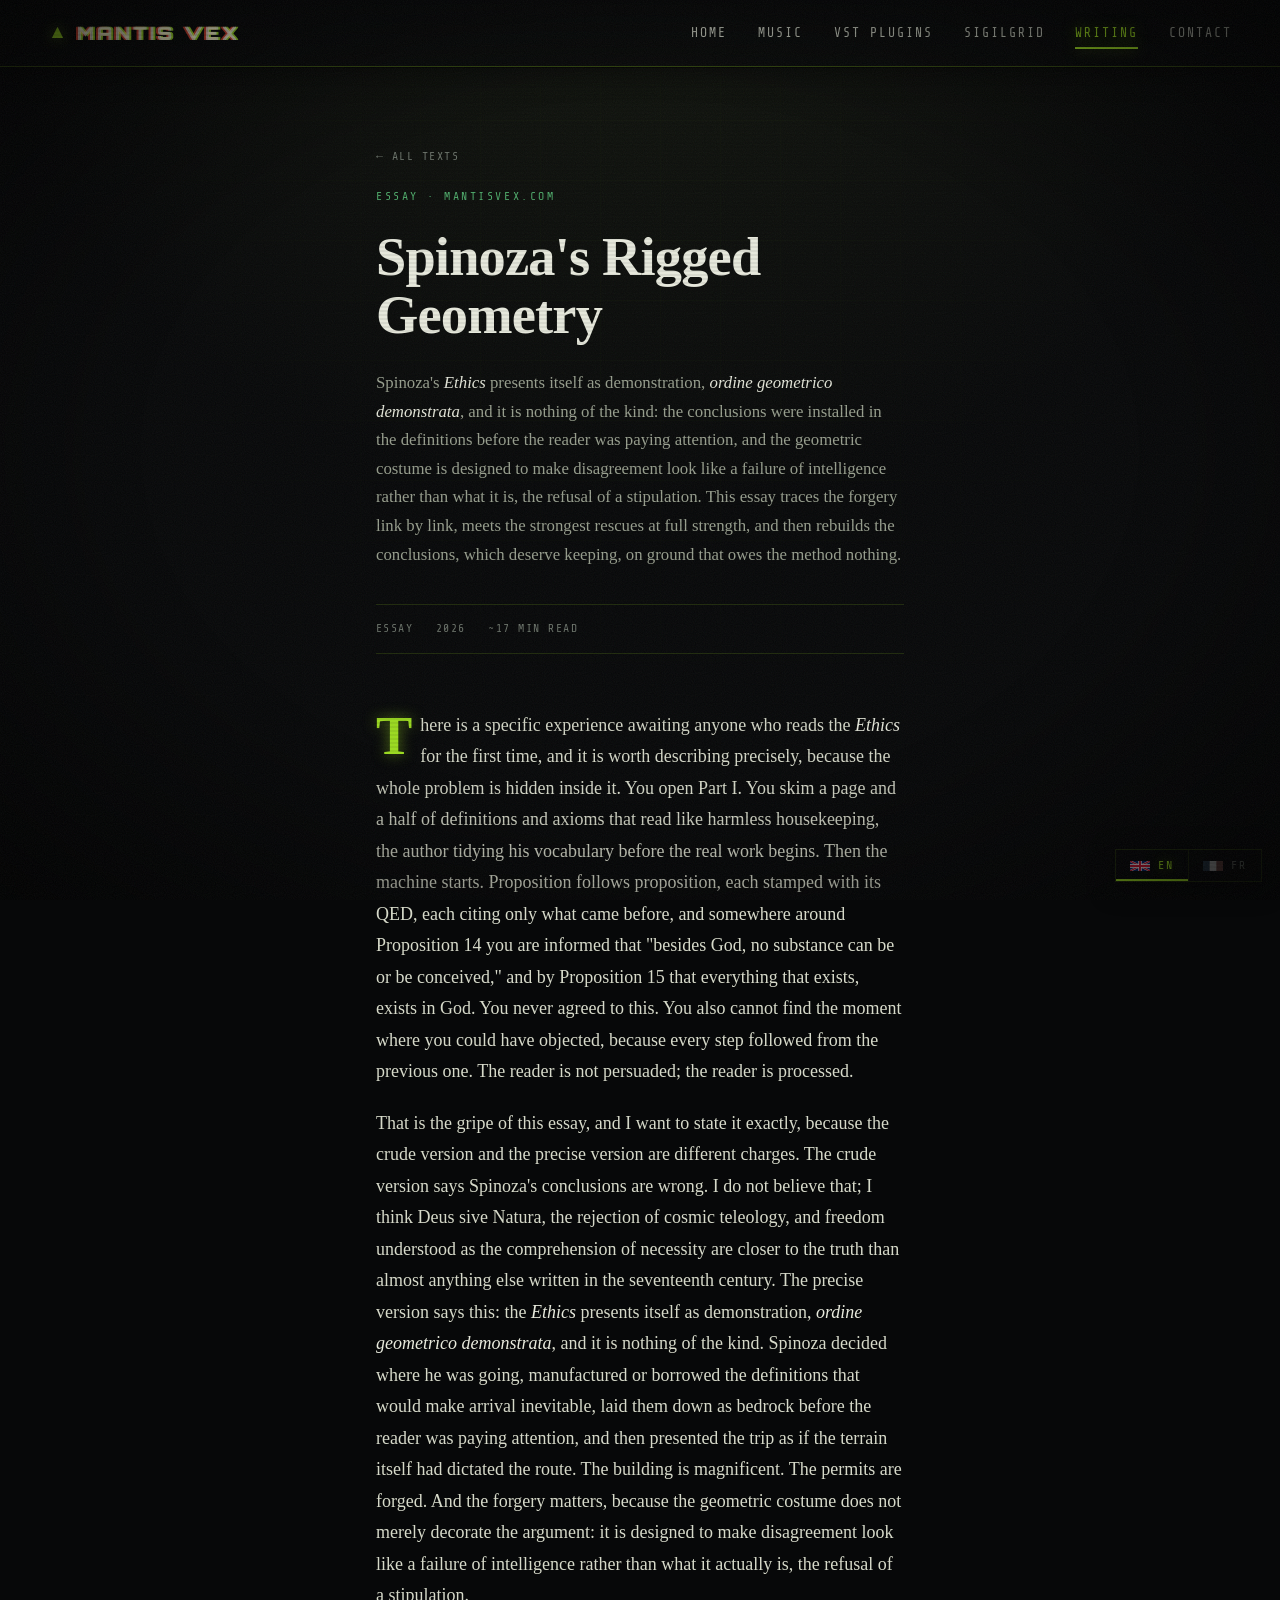
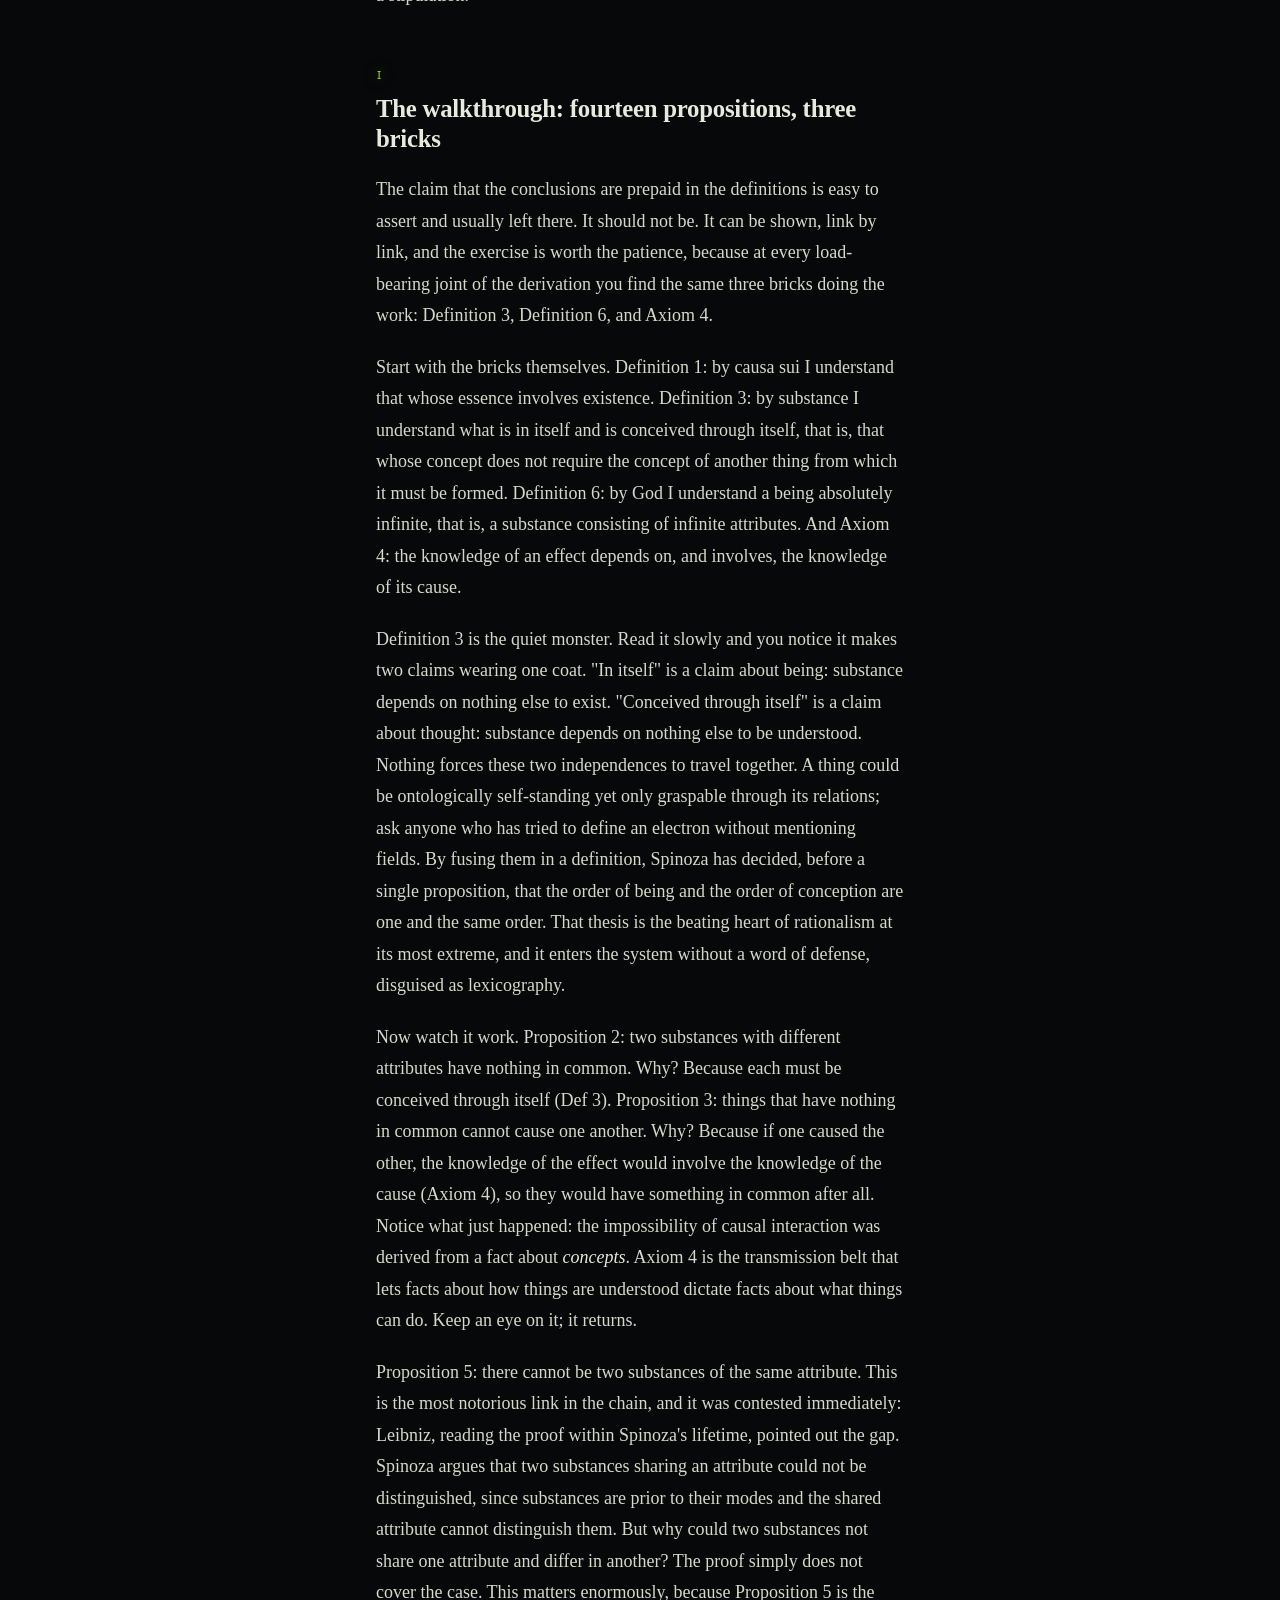
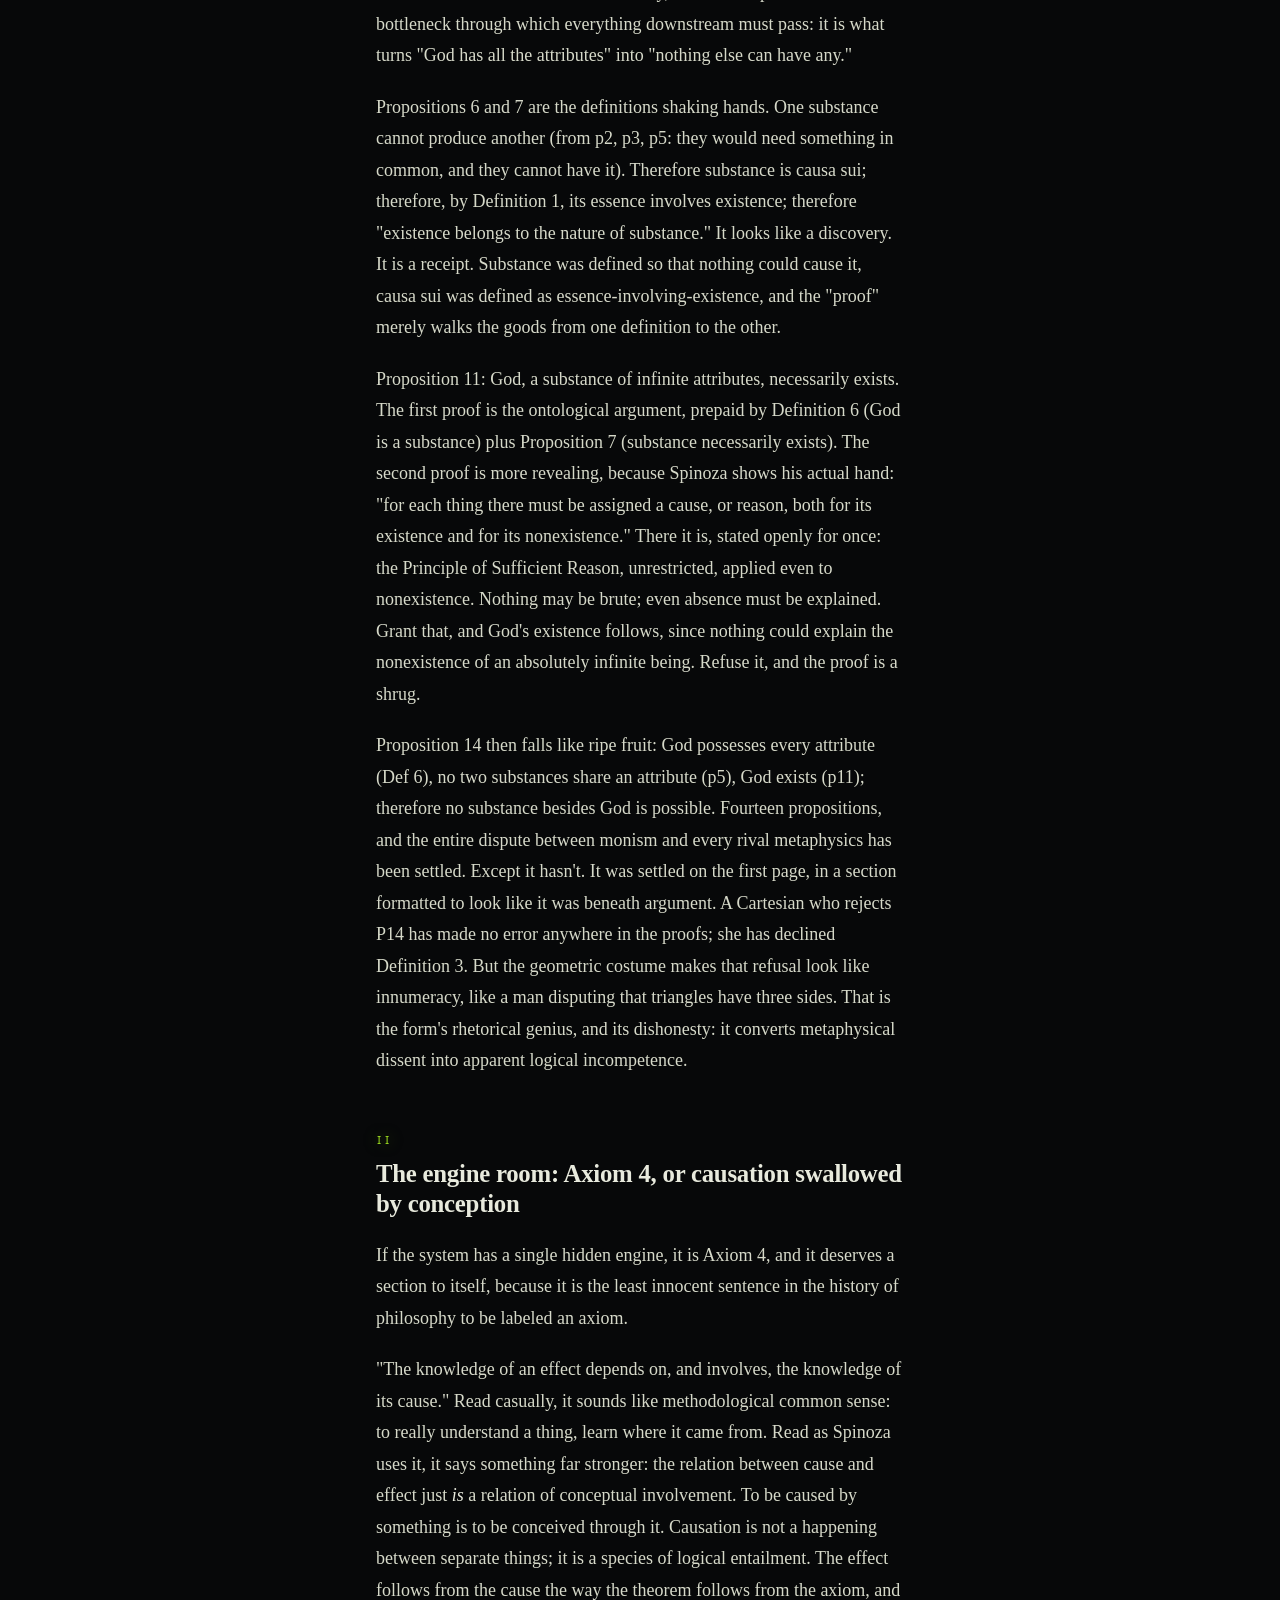
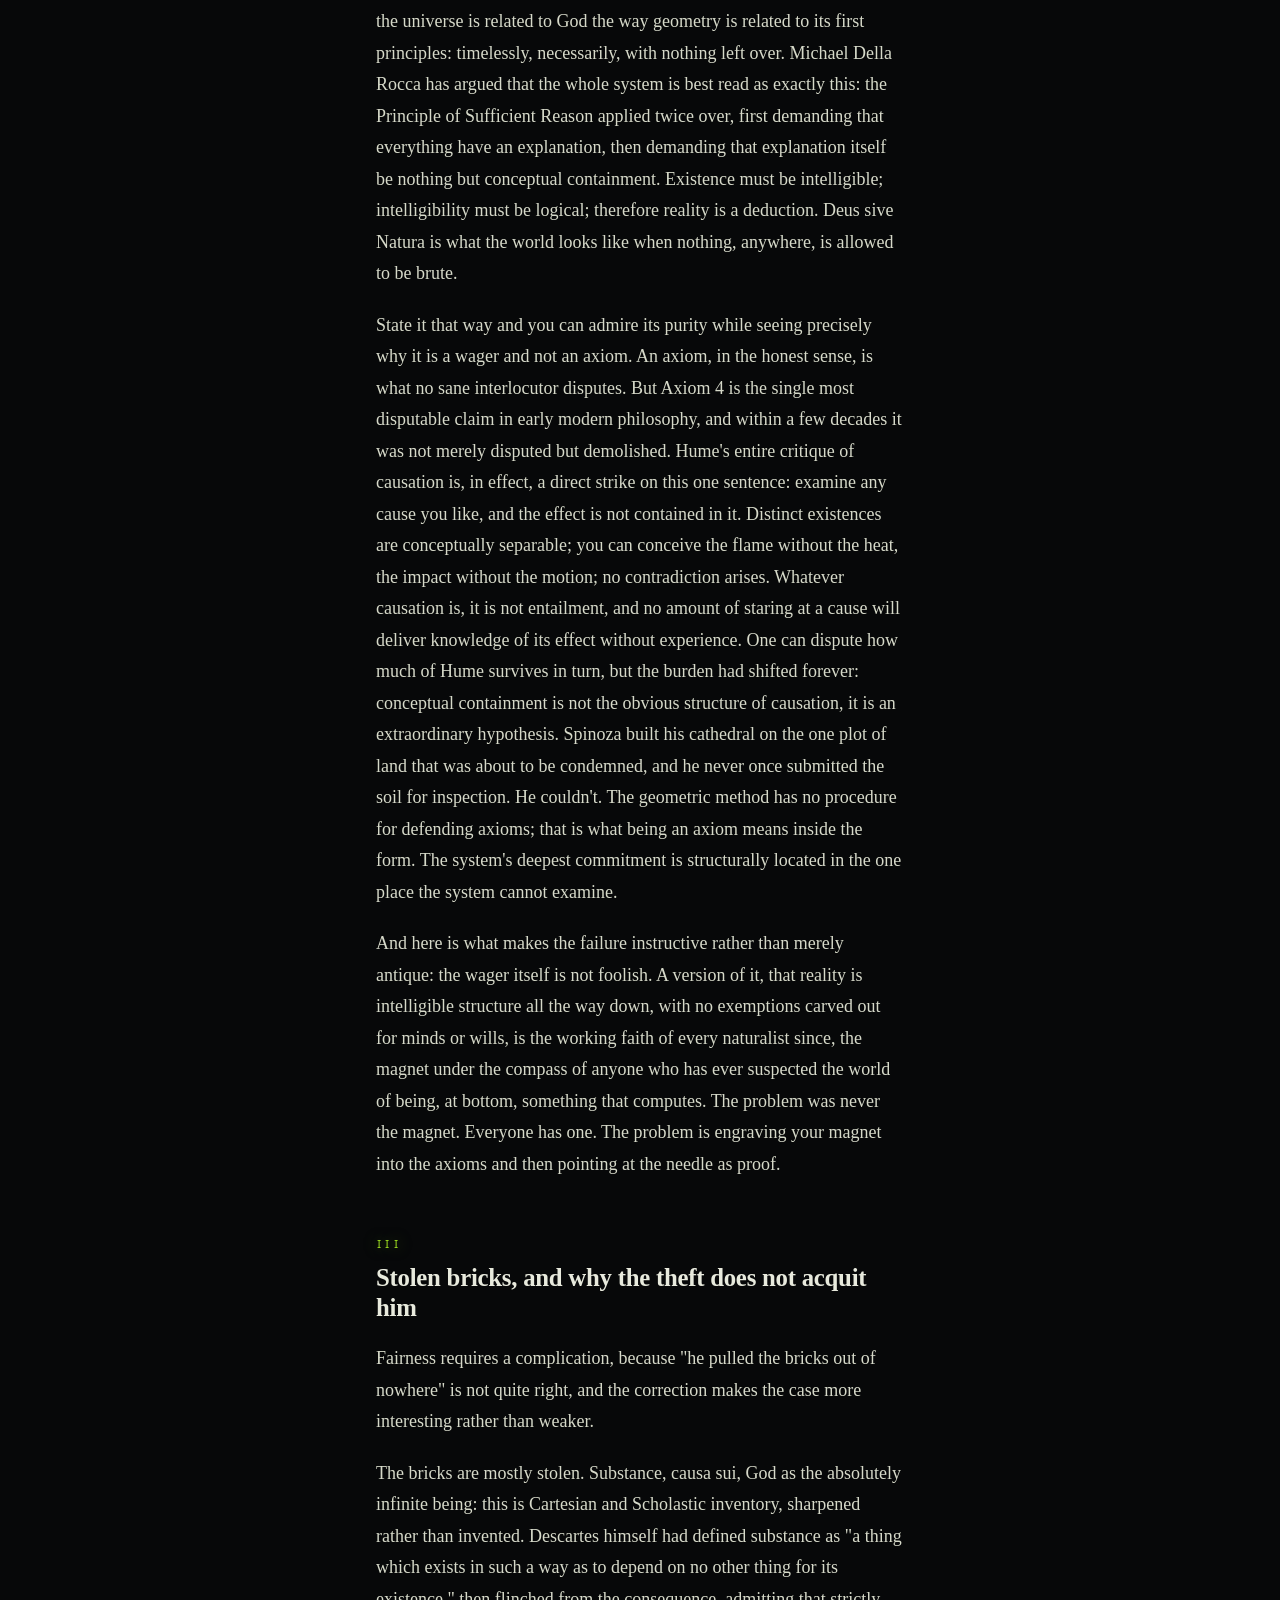
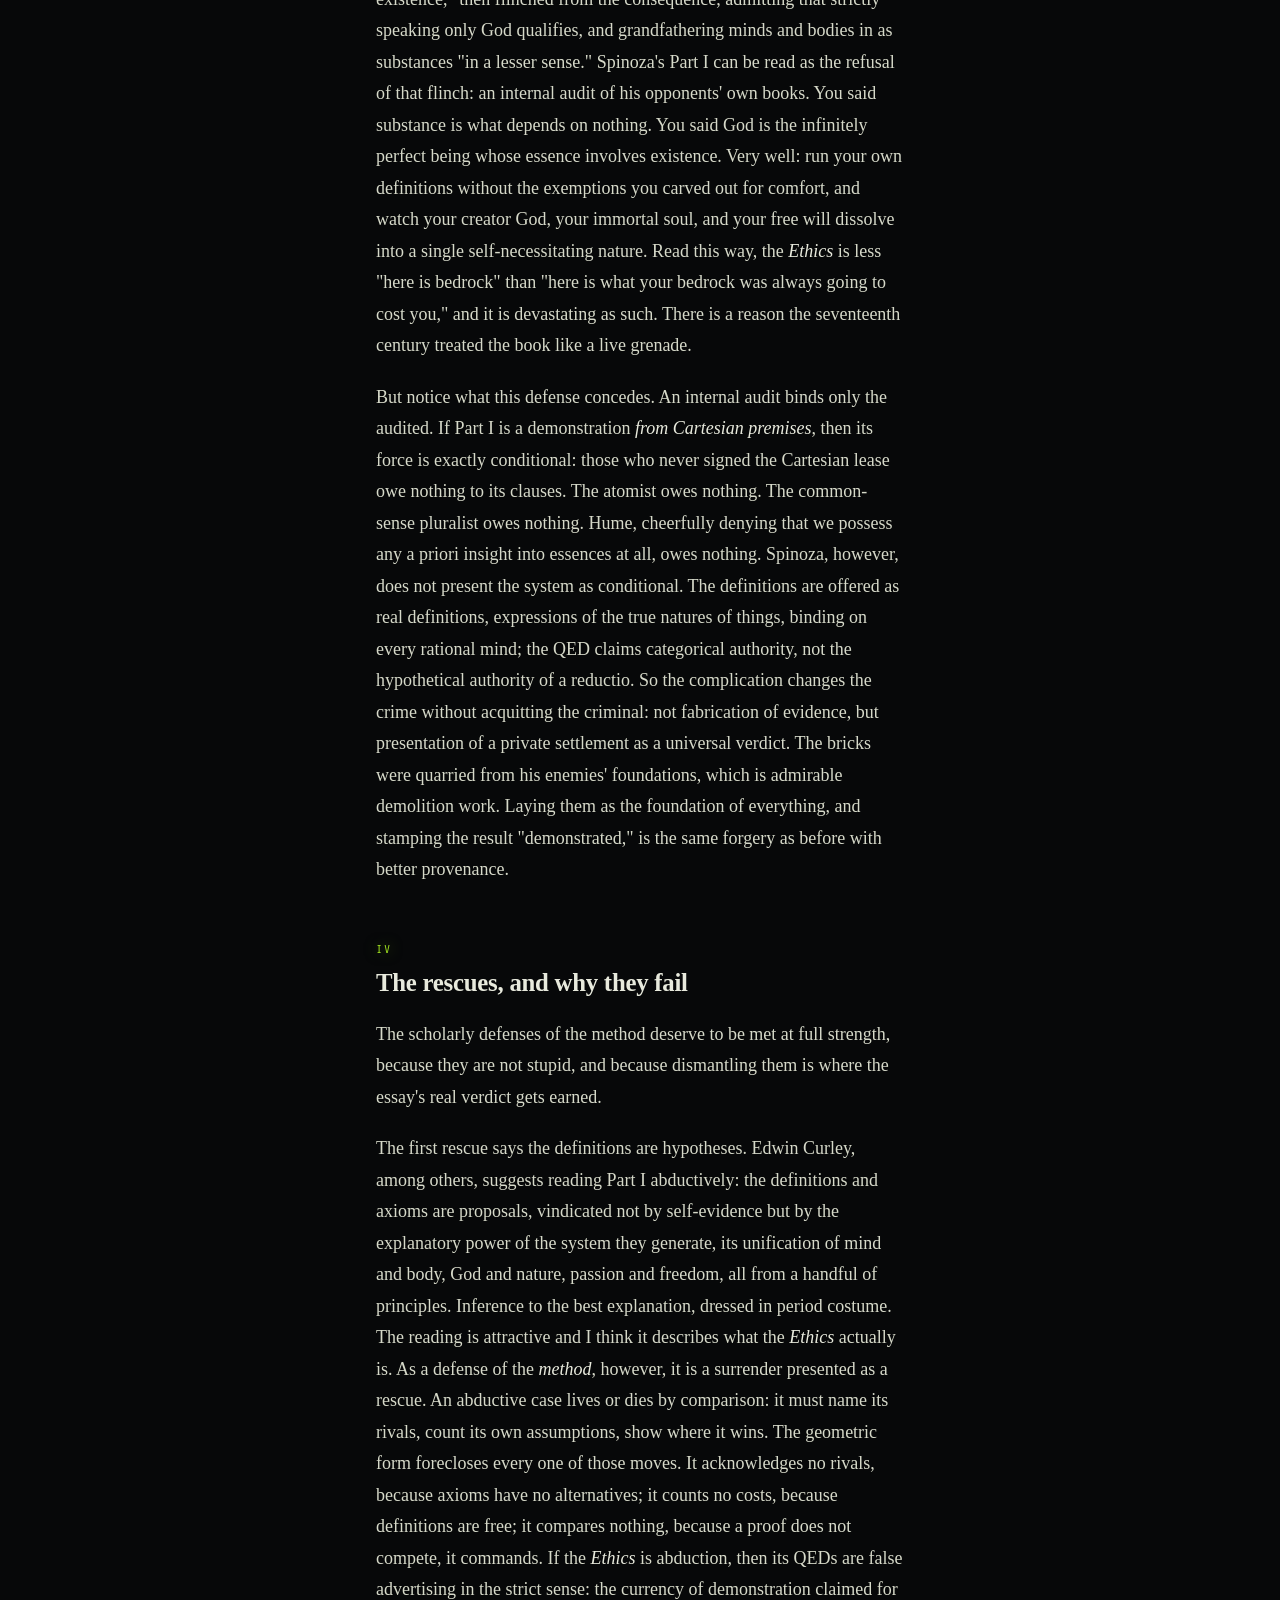
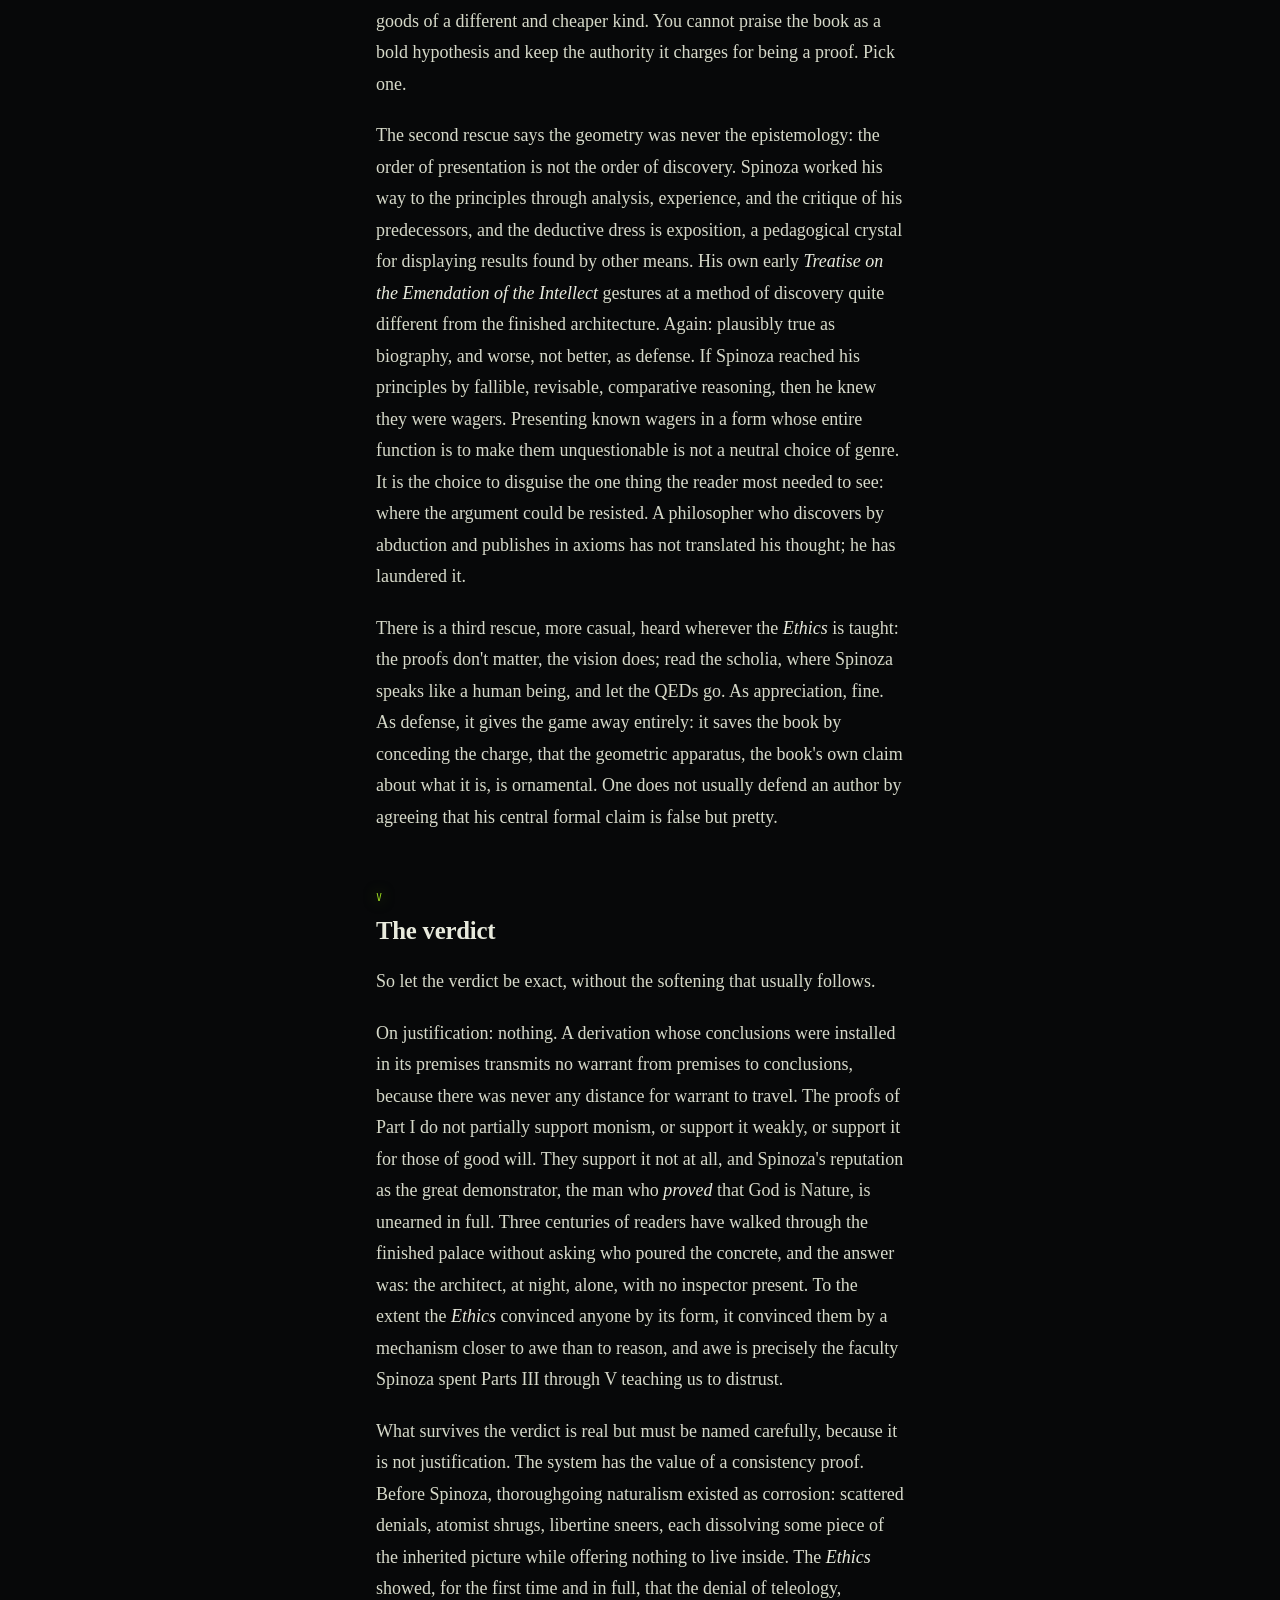
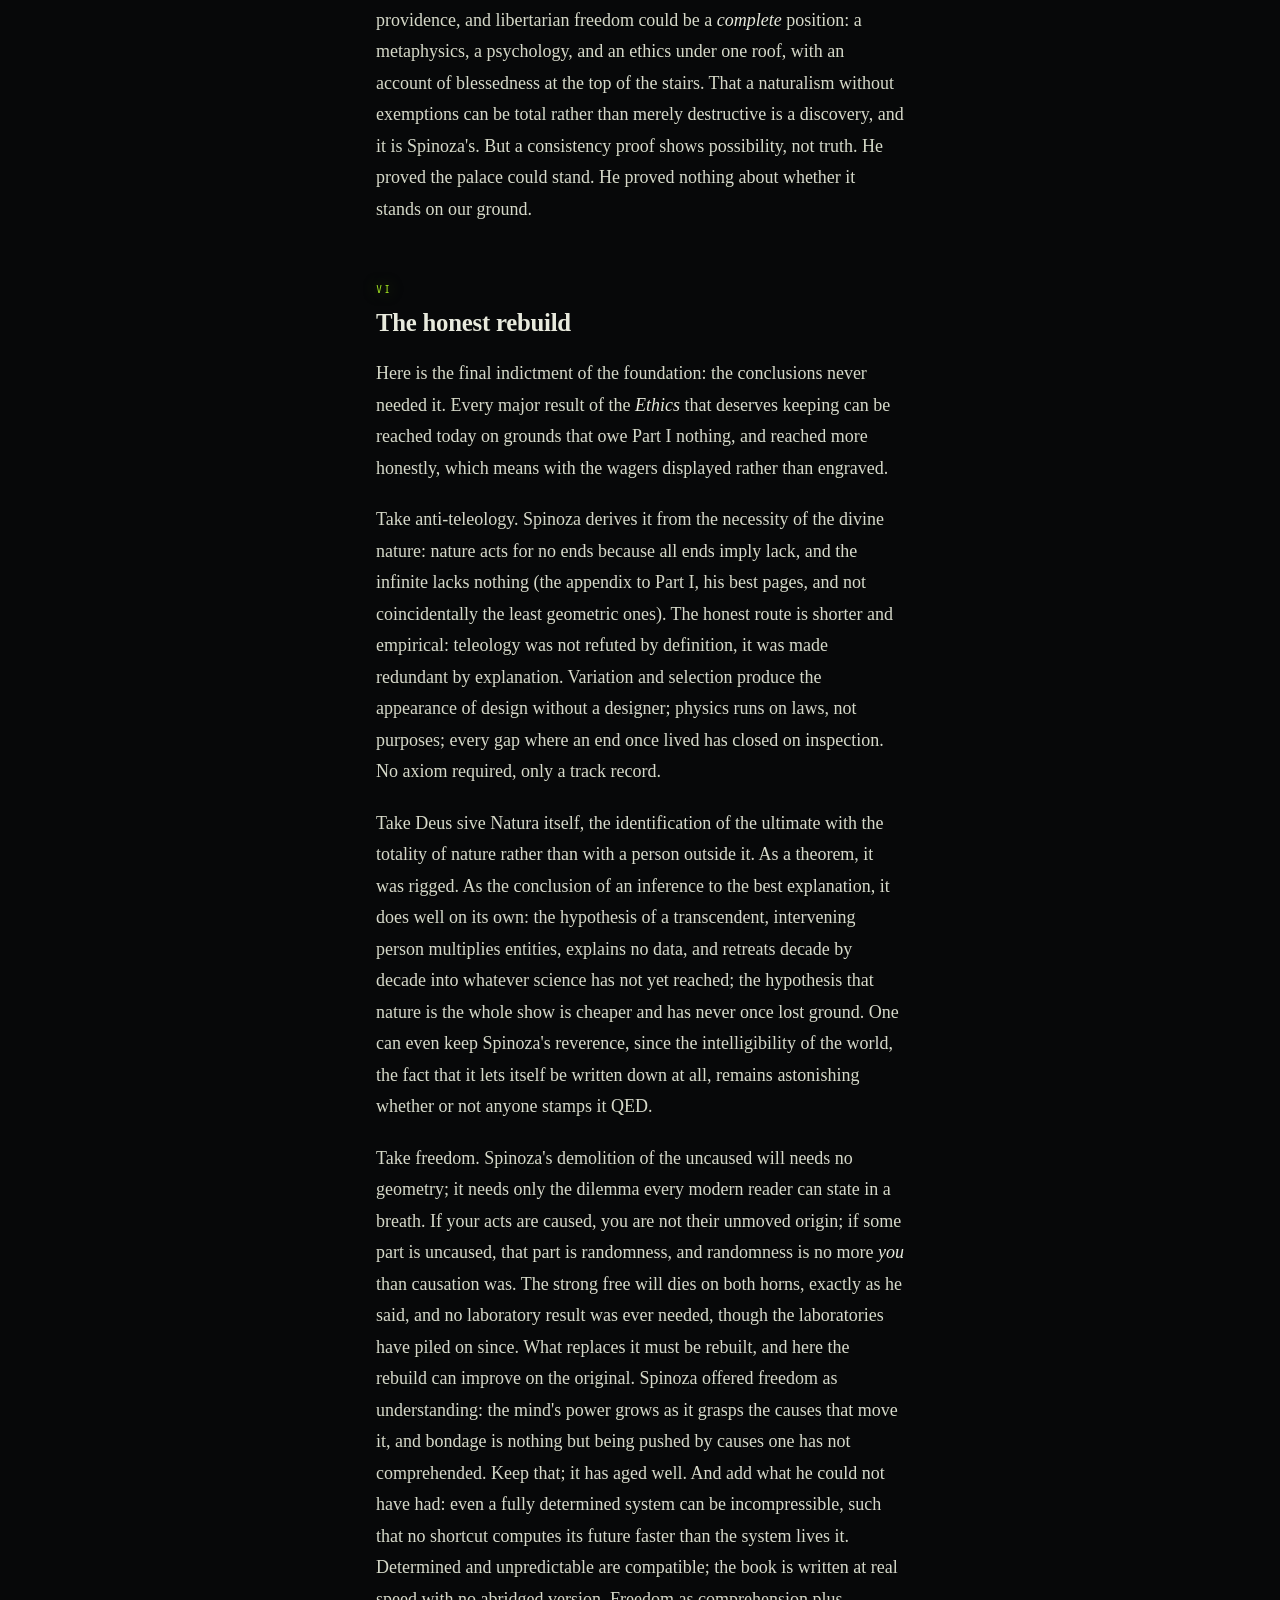
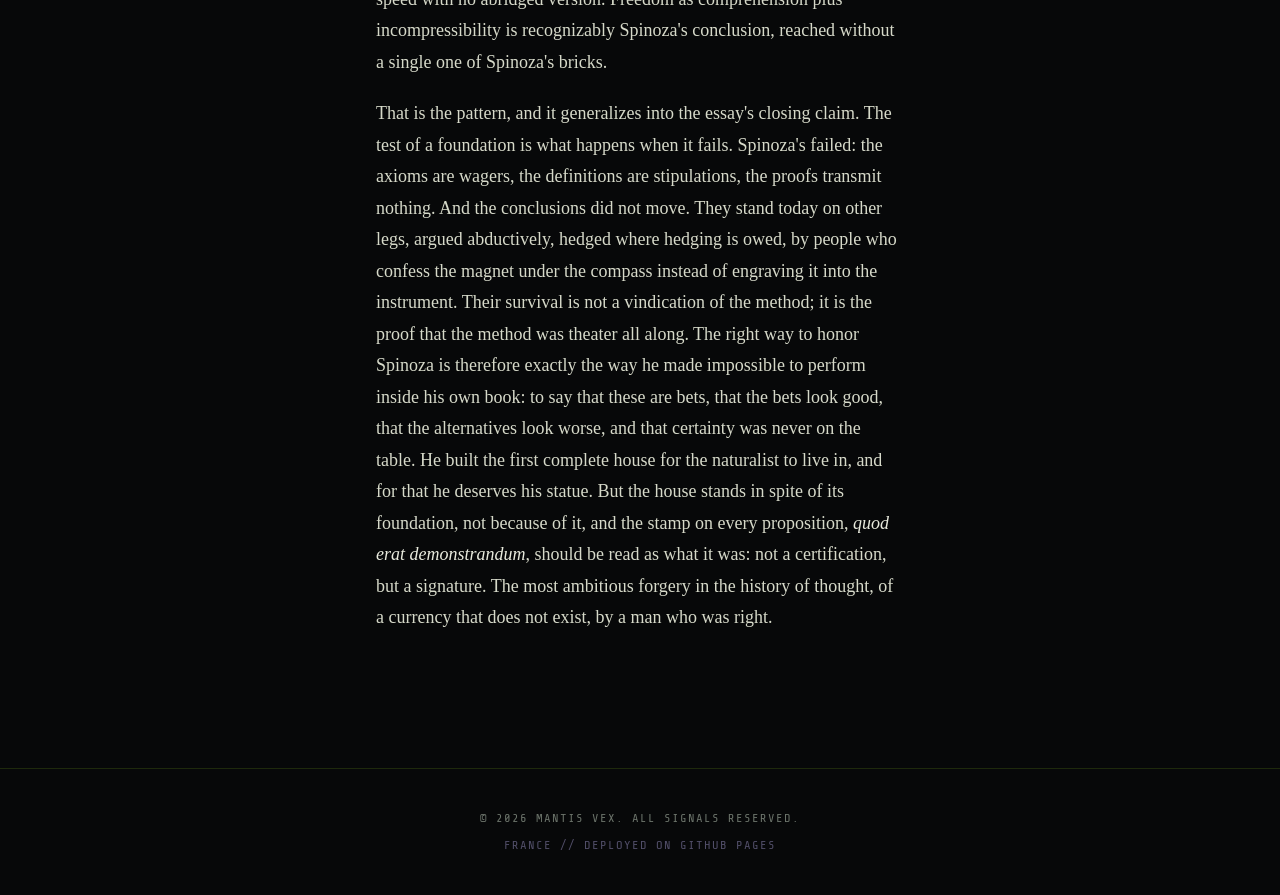
<file: writing/spinozas-rigged-geometry/index.html>
<!DOCTYPE html>
<html lang="en">
<head>
  <meta charset="UTF-8" />
  <meta name="viewport" content="width=device-width, initial-scale=1.0" />
  <title>Spinoza's Rigged Geometry // MANTIS VEX</title>
  <meta name="description" content="Spinoza's Ethics presents itself as demonstration, and it is nothing of the kind: the conclusions were installed in the definitions before the reader was paying attention. An essay on the geometric method, its hidden engine, and the honest rebuild. Read it in English or in French." />
  <meta name="theme-color" content="#070809" />

  <!-- Open Graph -->
  <meta property="og:type" content="article" />
  <meta property="og:title" content="Spinoza's Rigged Geometry // MANTIS VEX" />
  <meta property="og:description" content="Spinoza's Ethics presents itself as demonstration, and it is nothing of the kind. EN / FR." />
  <meta property="og:image" content="../../assets/og-image.svg" />

  <link rel="icon" type="image/svg+xml" href="../../assets/favicon.svg" />
  <link rel="preconnect" href="https://fonts.googleapis.com" />
  <link rel="preconnect" href="https://fonts.gstatic.com" crossorigin />
  <link href="https://fonts.googleapis.com/css2?family=Orbitron:wght@500;700;900&family=Rajdhani:wght@400;500;600;700&family=Share+Tech+Mono&display=swap" rel="stylesheet" />
  <link rel="stylesheet" href="../../css/styles.css?v=4" />
</head>
<body data-page="writing">
  <div class="scanlines" aria-hidden="true"></div>
  <div class="grid-bg" aria-hidden="true"></div>
  <div class="noise" aria-hidden="true"></div>
  <div class="essay-progress" id="progress" aria-hidden="true"></div>

  <header class="nav" id="nav">
    <a href="../../" class="nav__brand" aria-label="Mantis Vex home">
      <span class="nav__mark">▲</span>
      <span class="nav__name glitch" data-text="MANTIS VEX">MANTIS VEX</span>
    </a>
    <button class="nav__toggle" aria-label="Toggle menu" aria-expanded="false">
      <span></span><span></span><span></span>
    </button>
    <nav class="nav__links">
      <a href="../../">HOME</a>
      <a href="../../#listen">MUSIC</a>
      <a href="../../vst/">VST PLUGINS</a>
      <a href="../../sigilgrid/">SIGILGRID</a>
      <a href="../" class="is-active">WRITING</a>
      <a href="../../#contact">CONTACT</a>
    </nav>
  </header>

  <!-- ============ ENGLISH ============ -->
  <article class="essay" id="essay-en" lang="en">

  <p class="essay-back"><a href="../">← All texts</a></p>

  <header>
    <p class="eyebrow">Essay · mantisvex.com</p>
    <h1>Spinoza's Rigged Geometry</h1>
    <p class="dek">Spinoza's <em>Ethics</em> presents itself as demonstration, <em>ordine geometrico demonstrata</em>, and it is nothing of the kind: the conclusions were installed in the definitions before the reader was paying attention, and the geometric costume is designed to make disagreement look like a failure of intelligence rather than what it is, the refusal of a stipulation. This essay traces the forgery link by link, meets the strongest rescues at full strength, and then rebuilds the conclusions, which deserve keeping, on ground that owes the method nothing.</p>
    <div class="runin">
      <span>Essay</span>
      <span>2026</span>
      <span>~17 min read</span>
    </div>
  </header>

  <!-- ============ OPENING ============ -->
  <section>
    <p class="lede">There is a specific experience awaiting anyone who reads the <em>Ethics</em> for the first time, and it is worth describing precisely, because the whole problem is hidden inside it. You open Part I. You skim a page and a half of definitions and axioms that read like harmless housekeeping, the author tidying his vocabulary before the real work begins. Then the machine starts. Proposition follows proposition, each stamped with its QED, each citing only what came before, and somewhere around Proposition 14 you are informed that "besides God, no substance can be or be conceived," and by Proposition 15 that everything that exists, exists in God. You never agreed to this. You also cannot find the moment where you could have objected, because every step followed from the previous one. The reader is not persuaded; the reader is processed.</p>

    <p>That is the gripe of this essay, and I want to state it exactly, because the crude version and the precise version are different charges. The crude version says Spinoza's conclusions are wrong. I do not believe that; I think Deus sive Natura, the rejection of cosmic teleology, and freedom understood as the comprehension of necessity are closer to the truth than almost anything else written in the seventeenth century. The precise version says this: the <em>Ethics</em> presents itself as demonstration, <em>ordine geometrico demonstrata</em>, and it is nothing of the kind. Spinoza decided where he was going, manufactured or borrowed the definitions that would make arrival inevitable, laid them down as bedrock before the reader was paying attention, and then presented the trip as if the terrain itself had dictated the route. The building is magnificent. The permits are forged. And the forgery matters, because the geometric costume does not merely decorate the argument: it is designed to make disagreement look like a failure of intelligence rather than what it actually is, the refusal of a stipulation.</p>
  </section>

  <!-- ============ SECTION I ============ -->
  <section>
    <span class="marker">I</span>
    <h2>The walkthrough: fourteen propositions, three bricks</h2>

    <p>The claim that the conclusions are prepaid in the definitions is easy to assert and usually left there. It should not be. It can be shown, link by link, and the exercise is worth the patience, because at every load-bearing joint of the derivation you find the same three bricks doing the work: Definition 3, Definition 6, and Axiom 4.</p>

    <p>Start with the bricks themselves. Definition 1: by causa sui I understand that whose essence involves existence. Definition 3: by substance I understand what is in itself and is conceived through itself, that is, that whose concept does not require the concept of another thing from which it must be formed. Definition 6: by God I understand a being absolutely infinite, that is, a substance consisting of infinite attributes. And Axiom 4: the knowledge of an effect depends on, and involves, the knowledge of its cause.</p>

    <p>Definition 3 is the quiet monster. Read it slowly and you notice it makes two claims wearing one coat. "In itself" is a claim about being: substance depends on nothing else to exist. "Conceived through itself" is a claim about thought: substance depends on nothing else to be understood. Nothing forces these two independences to travel together. A thing could be ontologically self-standing yet only graspable through its relations; ask anyone who has tried to define an electron without mentioning fields. By fusing them in a definition, Spinoza has decided, before a single proposition, that the order of being and the order of conception are one and the same order. That thesis is the beating heart of rationalism at its most extreme, and it enters the system without a word of defense, disguised as lexicography.</p>

    <p>Now watch it work. Proposition 2: two substances with different attributes have nothing in common. Why? Because each must be conceived through itself (Def 3). Proposition 3: things that have nothing in common cannot cause one another. Why? Because if one caused the other, the knowledge of the effect would involve the knowledge of the cause (Axiom 4), so they would have something in common after all. Notice what just happened: the impossibility of causal interaction was derived from a fact about <em>concepts</em>. Axiom 4 is the transmission belt that lets facts about how things are understood dictate facts about what things can do. Keep an eye on it; it returns.</p>

    <p>Proposition 5: there cannot be two substances of the same attribute. This is the most notorious link in the chain, and it was contested immediately: Leibniz, reading the proof within Spinoza's lifetime, pointed out the gap. Spinoza argues that two substances sharing an attribute could not be distinguished, since substances are prior to their modes and the shared attribute cannot distinguish them. But why could two substances not share one attribute and differ in another? The proof simply does not cover the case. This matters enormously, because Proposition 5 is the bottleneck through which everything downstream must pass: it is what turns "God has all the attributes" into "nothing else can have any."</p>

    <p>Propositions 6 and 7 are the definitions shaking hands. One substance cannot produce another (from p2, p3, p5: they would need something in common, and they cannot have it). Therefore substance is causa sui; therefore, by Definition 1, its essence involves existence; therefore "existence belongs to the nature of substance." It looks like a discovery. It is a receipt. Substance was defined so that nothing could cause it, causa sui was defined as essence-involving-existence, and the "proof" merely walks the goods from one definition to the other.</p>

    <p>Proposition 11: God, a substance of infinite attributes, necessarily exists. The first proof is the ontological argument, prepaid by Definition 6 (God is a substance) plus Proposition 7 (substance necessarily exists). The second proof is more revealing, because Spinoza shows his actual hand: "for each thing there must be assigned a cause, or reason, both for its existence and for its nonexistence." There it is, stated openly for once: the Principle of Sufficient Reason, unrestricted, applied even to nonexistence. Nothing may be brute; even absence must be explained. Grant that, and God's existence follows, since nothing could explain the nonexistence of an absolutely infinite being. Refuse it, and the proof is a shrug.</p>

    <p>Proposition 14 then falls like ripe fruit: God possesses every attribute (Def 6), no two substances share an attribute (p5), God exists (p11); therefore no substance besides God is possible. Fourteen propositions, and the entire dispute between monism and every rival metaphysics has been settled. Except it hasn't. It was settled on the first page, in a section formatted to look like it was beneath argument. A Cartesian who rejects P14 has made no error anywhere in the proofs; she has declined Definition 3. But the geometric costume makes that refusal look like innumeracy, like a man disputing that triangles have three sides. That is the form's rhetorical genius, and its dishonesty: it converts metaphysical dissent into apparent logical incompetence.</p>
  </section>

  <!-- ============ SECTION II ============ -->
  <section>
    <span class="marker">II</span>
    <h2>The engine room: Axiom 4, or causation swallowed by conception</h2>

    <p>If the system has a single hidden engine, it is Axiom 4, and it deserves a section to itself, because it is the least innocent sentence in the history of philosophy to be labeled an axiom.</p>

    <p>"The knowledge of an effect depends on, and involves, the knowledge of its cause." Read casually, it sounds like methodological common sense: to really understand a thing, learn where it came from. Read as Spinoza uses it, it says something far stronger: the relation between cause and effect just <em>is</em> a relation of conceptual involvement. To be caused by something is to be conceived through it. Causation is not a happening between separate things; it is a species of logical entailment. The effect follows from the cause the way the theorem follows from the axiom, and the universe is related to God the way geometry is related to its first principles: timelessly, necessarily, with nothing left over. Michael Della Rocca has argued that the whole system is best read as exactly this: the Principle of Sufficient Reason applied twice over, first demanding that everything have an explanation, then demanding that explanation itself be nothing but conceptual containment. Existence must be intelligible; intelligibility must be logical; therefore reality is a deduction. Deus sive Natura is what the world looks like when nothing, anywhere, is allowed to be brute.</p>

    <p>State it that way and you can admire its purity while seeing precisely why it is a wager and not an axiom. An axiom, in the honest sense, is what no sane interlocutor disputes. But Axiom 4 is the single most disputable claim in early modern philosophy, and within a few decades it was not merely disputed but demolished. Hume's entire critique of causation is, in effect, a direct strike on this one sentence: examine any cause you like, and the effect is not contained in it. Distinct existences are conceptually separable; you can conceive the flame without the heat, the impact without the motion; no contradiction arises. Whatever causation is, it is not entailment, and no amount of staring at a cause will deliver knowledge of its effect without experience. One can dispute how much of Hume survives in turn, but the burden had shifted forever: conceptual containment is not the obvious structure of causation, it is an extraordinary hypothesis. Spinoza built his cathedral on the one plot of land that was about to be condemned, and he never once submitted the soil for inspection. He couldn't. The geometric method has no procedure for defending axioms; that is what being an axiom means inside the form. The system's deepest commitment is structurally located in the one place the system cannot examine.</p>

    <p>And here is what makes the failure instructive rather than merely antique: the wager itself is not foolish. A version of it, that reality is intelligible structure all the way down, with no exemptions carved out for minds or wills, is the working faith of every naturalist since, the magnet under the compass of anyone who has ever suspected the world of being, at bottom, something that computes. The problem was never the magnet. Everyone has one. The problem is engraving your magnet into the axioms and then pointing at the needle as proof.</p>
  </section>

  <!-- ============ SECTION III ============ -->
  <section>
    <span class="marker">III</span>
    <h2>Stolen bricks, and why the theft does not acquit him</h2>

    <p>Fairness requires a complication, because "he pulled the bricks out of nowhere" is not quite right, and the correction makes the case more interesting rather than weaker.</p>

    <p>The bricks are mostly stolen. Substance, causa sui, God as the absolutely infinite being: this is Cartesian and Scholastic inventory, sharpened rather than invented. Descartes himself had defined substance as "a thing which exists in such a way as to depend on no other thing for its existence," then flinched from the consequence, admitting that strictly speaking only God qualifies, and grandfathering minds and bodies in as substances "in a lesser sense." Spinoza's Part I can be read as the refusal of that flinch: an internal audit of his opponents' own books. You said substance is what depends on nothing. You said God is the infinitely perfect being whose essence involves existence. Very well: run your own definitions without the exemptions you carved out for comfort, and watch your creator God, your immortal soul, and your free will dissolve into a single self-necessitating nature. Read this way, the <em>Ethics</em> is less "here is bedrock" than "here is what your bedrock was always going to cost you," and it is devastating as such. There is a reason the seventeenth century treated the book like a live grenade.</p>

    <p>But notice what this defense concedes. An internal audit binds only the audited. If Part I is a demonstration <em>from Cartesian premises</em>, then its force is exactly conditional: those who never signed the Cartesian lease owe nothing to its clauses. The atomist owes nothing. The common-sense pluralist owes nothing. Hume, cheerfully denying that we possess any a priori insight into essences at all, owes nothing. Spinoza, however, does not present the system as conditional. The definitions are offered as real definitions, expressions of the true natures of things, binding on every rational mind; the QED claims categorical authority, not the hypothetical authority of a reductio. So the complication changes the crime without acquitting the criminal: not fabrication of evidence, but presentation of a private settlement as a universal verdict. The bricks were quarried from his enemies' foundations, which is admirable demolition work. Laying them as the foundation of everything, and stamping the result "demonstrated," is the same forgery as before with better provenance.</p>
  </section>

  <!-- ============ SECTION IV ============ -->
  <section>
    <span class="marker">IV</span>
    <h2>The rescues, and why they fail</h2>

    <p>The scholarly defenses of the method deserve to be met at full strength, because they are not stupid, and because dismantling them is where the essay's real verdict gets earned.</p>

    <p>The first rescue says the definitions are hypotheses. Edwin Curley, among others, suggests reading Part I abductively: the definitions and axioms are proposals, vindicated not by self-evidence but by the explanatory power of the system they generate, its unification of mind and body, God and nature, passion and freedom, all from a handful of principles. Inference to the best explanation, dressed in period costume. The reading is attractive and I think it describes what the <em>Ethics</em> actually is. As a defense of the <em>method</em>, however, it is a surrender presented as a rescue. An abductive case lives or dies by comparison: it must name its rivals, count its own assumptions, show where it wins. The geometric form forecloses every one of those moves. It acknowledges no rivals, because axioms have no alternatives; it counts no costs, because definitions are free; it compares nothing, because a proof does not compete, it commands. If the <em>Ethics</em> is abduction, then its QEDs are false advertising in the strict sense: the currency of demonstration claimed for goods of a different and cheaper kind. You cannot praise the book as a bold hypothesis and keep the authority it charges for being a proof. Pick one.</p>

    <p>The second rescue says the geometry was never the epistemology: the order of presentation is not the order of discovery. Spinoza worked his way to the principles through analysis, experience, and the critique of his predecessors, and the deductive dress is exposition, a pedagogical crystal for displaying results found by other means. His own early <em>Treatise on the Emendation of the Intellect</em> gestures at a method of discovery quite different from the finished architecture. Again: plausibly true as biography, and worse, not better, as defense. If Spinoza reached his principles by fallible, revisable, comparative reasoning, then he knew they were wagers. Presenting known wagers in a form whose entire function is to make them unquestionable is not a neutral choice of genre. It is the choice to disguise the one thing the reader most needed to see: where the argument could be resisted. A philosopher who discovers by abduction and publishes in axioms has not translated his thought; he has laundered it.</p>

    <p>There is a third rescue, more casual, heard wherever the <em>Ethics</em> is taught: the proofs don't matter, the vision does; read the scholia, where Spinoza speaks like a human being, and let the QEDs go. As appreciation, fine. As defense, it gives the game away entirely: it saves the book by conceding the charge, that the geometric apparatus, the book's own claim about what it is, is ornamental. One does not usually defend an author by agreeing that his central formal claim is false but pretty.</p>
  </section>

  <!-- ============ SECTION V ============ -->
  <section>
    <span class="marker">V</span>
    <h2>The verdict</h2>

    <p>So let the verdict be exact, without the softening that usually follows.</p>

    <p>On justification: nothing. A derivation whose conclusions were installed in its premises transmits no warrant from premises to conclusions, because there was never any distance for warrant to travel. The proofs of Part I do not partially support monism, or support it weakly, or support it for those of good will. They support it not at all, and Spinoza's reputation as the great demonstrator, the man who <em>proved</em> that God is Nature, is unearned in full. Three centuries of readers have walked through the finished palace without asking who poured the concrete, and the answer was: the architect, at night, alone, with no inspector present. To the extent the <em>Ethics</em> convinced anyone by its form, it convinced them by a mechanism closer to awe than to reason, and awe is precisely the faculty Spinoza spent Parts III through V teaching us to distrust.</p>

    <p>What survives the verdict is real but must be named carefully, because it is not justification. The system has the value of a consistency proof. Before Spinoza, thoroughgoing naturalism existed as corrosion: scattered denials, atomist shrugs, libertine sneers, each dissolving some piece of the inherited picture while offering nothing to live inside. The <em>Ethics</em> showed, for the first time and in full, that the denial of teleology, providence, and libertarian freedom could be a <em>complete</em> position: a metaphysics, a psychology, and an ethics under one roof, with an account of blessedness at the top of the stairs. That a naturalism without exemptions can be total rather than merely destructive is a discovery, and it is Spinoza's. But a consistency proof shows possibility, not truth. He proved the palace could stand. He proved nothing about whether it stands on our ground.</p>
  </section>

  <!-- ============ SECTION VI ============ -->
  <section>
    <span class="marker">VI</span>
    <h2>The honest rebuild</h2>

    <p>Here is the final indictment of the foundation: the conclusions never needed it. Every major result of the <em>Ethics</em> that deserves keeping can be reached today on grounds that owe Part I nothing, and reached more honestly, which means with the wagers displayed rather than engraved.</p>

    <p>Take anti-teleology. Spinoza derives it from the necessity of the divine nature: nature acts for no ends because all ends imply lack, and the infinite lacks nothing (the appendix to Part I, his best pages, and not coincidentally the least geometric ones). The honest route is shorter and empirical: teleology was not refuted by definition, it was made redundant by explanation. Variation and selection produce the appearance of design without a designer; physics runs on laws, not purposes; every gap where an end once lived has closed on inspection. No axiom required, only a track record.</p>

    <p>Take Deus sive Natura itself, the identification of the ultimate with the totality of nature rather than with a person outside it. As a theorem, it was rigged. As the conclusion of an inference to the best explanation, it does well on its own: the hypothesis of a transcendent, intervening person multiplies entities, explains no data, and retreats decade by decade into whatever science has not yet reached; the hypothesis that nature is the whole show is cheaper and has never once lost ground. One can even keep Spinoza's reverence, since the intelligibility of the world, the fact that it lets itself be written down at all, remains astonishing whether or not anyone stamps it QED.</p>

    <p>Take freedom. Spinoza's demolition of the uncaused will needs no geometry; it needs only the dilemma every modern reader can state in a breath. If your acts are caused, you are not their unmoved origin; if some part is uncaused, that part is randomness, and randomness is no more <em>you</em> than causation was. The strong free will dies on both horns, exactly as he said, and no laboratory result was ever needed, though the laboratories have piled on since. What replaces it must be rebuilt, and here the rebuild can improve on the original. Spinoza offered freedom as understanding: the mind's power grows as it grasps the causes that move it, and bondage is nothing but being pushed by causes one has not comprehended. Keep that; it has aged well. And add what he could not have had: even a fully determined system can be incompressible, such that no shortcut computes its future faster than the system lives it. Determined and unpredictable are compatible; the book is written at real speed with no abridged version. Freedom as comprehension plus incompressibility is recognizably Spinoza's conclusion, reached without a single one of Spinoza's bricks.</p>

    <p>That is the pattern, and it generalizes into the essay's closing claim. The test of a foundation is what happens when it fails. Spinoza's failed: the axioms are wagers, the definitions are stipulations, the proofs transmit nothing. And the conclusions did not move. They stand today on other legs, argued abductively, hedged where hedging is owed, by people who confess the magnet under the compass instead of engraving it into the instrument. Their survival is not a vindication of the method; it is the proof that the method was theater all along. The right way to honor Spinoza is therefore exactly the way he made impossible to perform inside his own book: to say that these are bets, that the bets look good, that the alternatives look worse, and that certainty was never on the table. He built the first complete house for the naturalist to live in, and for that he deserves his statue. But the house stands in spite of its foundation, not because of it, and the stamp on every proposition, <em>quod erat demonstrandum</em>, should be read as what it was: not a certification, but a signature. The most ambitious forgery in the history of thought, of a currency that does not exist, by a man who was right.</p>
  </section>

  </article>

  <!-- ============ FRANÇAIS ============ -->
  <article class="essay" id="essay-fr" lang="fr" hidden>

  <p class="essay-back"><a href="../">← Tous les textes</a></p>

  <header>
    <p class="eyebrow">Essai · mantisvex.com</p>
    <h1>La géométrie truquée de Spinoza</h1>
    <p class="dek">L'<em>Éthique</em> de Spinoza se présente comme une démonstration, <em>ordine geometrico demonstrata</em>, et elle n'est rien de tel&nbsp;: les conclusions ont été installées dans les définitions avant que le lecteur ne soit attentif, et le costume géométrique est conçu pour faire ressembler le désaccord à un défaut d'intelligence plutôt qu'à ce qu'il est, le refus d'une stipulation. Cet essai suit le faux maillon par maillon, affronte les meilleurs sauvetages à pleine force, puis rebâtit les conclusions, qui méritent d'être gardées, sur un sol qui ne doit rien à la méthode.</p>
    <div class="runin">
      <span>Essai</span>
      <span>2026</span>
      <span>~18 min de lecture</span>
    </div>
  </header>

  <!-- ============ OUVERTURE ============ -->
  <section>
    <p class="lede">Il existe une expérience précise qui attend quiconque lit l'<em>Éthique</em> pour la première fois, et elle vaut d'être décrite exactement, parce que tout le problème s'y cache. Vous ouvrez la première partie. Vous parcourez une page et demie de définitions et d'axiomes qui se lisent comme un rangement inoffensif, l'auteur mettant de l'ordre dans son vocabulaire avant que le vrai travail commence. Puis la machine démarre. Les propositions se suivent, chacune frappée de son CQFD, chacune ne citant que ce qui précède, et quelque part vers la proposition 14 on vous informe qu'«&nbsp;en dehors de Dieu, nulle substance ne peut être ni être conçue&nbsp;», et dès la proposition 15 que tout ce qui existe existe en Dieu. Vous n'avez jamais consenti à cela. Vous ne parvenez pas non plus à retrouver le moment où vous auriez pu objecter, puisque chaque pas suivait du précédent. Le lecteur n'est pas persuadé&nbsp;; le lecteur est traité.</p>

    <p>Voilà le grief de cet essai, et je veux l'énoncer exactement, parce que la version grossière et la version précise sont deux accusations différentes. La version grossière dit que les conclusions de Spinoza sont fausses. Je ne le crois pas&nbsp;; je pense que le Deus sive Natura, le rejet de la téléologie cosmique et la liberté comprise comme intelligence de la nécessité sont plus proches du vrai que presque tout ce qui s'est écrit au dix-septième siècle. La version précise dit ceci&nbsp;: l'<em>Éthique</em> se présente comme démonstration, <em>ordine geometrico demonstrata</em>, et elle n'est rien de tel. Spinoza a décidé où il allait, a fabriqué ou emprunté les définitions qui rendraient l'arrivée inévitable, les a posées comme roche-mère avant que le lecteur ne soit attentif, puis a présenté le trajet comme si le terrain lui-même avait dicté la route. L'édifice est magnifique. Les permis sont falsifiés. Et le faux importe, parce que le costume géométrique ne se contente pas de décorer l'argument&nbsp;: il est conçu pour faire ressembler le désaccord à un défaut d'intelligence plutôt qu'à ce qu'il est réellement, le refus d'une stipulation.</p>
  </section>

  <!-- ============ SECTION I ============ -->
  <section>
    <span class="marker">I</span>
    <h2>La visite guidée&nbsp;: quatorze propositions, trois briques</h2>

    <p>L'affirmation selon laquelle les conclusions sont prépayées dans les définitions est facile à avancer, et on s'arrête d'ordinaire là. On aurait tort. Cela peut se montrer, maillon par maillon, et l'exercice vaut la patience, parce qu'à chaque joint porteur de la dérivation on retrouve les trois mêmes briques à l'ouvrage&nbsp;: la définition 3, la définition 6 et l'axiome 4.</p>

    <p>Commençons par les briques elles-mêmes. Définition 1&nbsp;: par causa sui, j'entends ce dont l'essence enveloppe l'existence. Définition 3&nbsp;: par substance, j'entends ce qui est en soi et est conçu par soi, c'est-à-dire ce dont le concept n'a pas besoin du concept d'une autre chose pour être formé. Définition 6&nbsp;: par Dieu, j'entends un être absolument infini, c'est-à-dire une substance constituée d'une infinité d'attributs. Et l'axiome 4&nbsp;: la connaissance de l'effet dépend de la connaissance de la cause et l'enveloppe.</p>

    <p>La définition 3 est le monstre silencieux. Lisez-la lentement et vous remarquerez qu'elle fait deux affirmations sous un seul manteau. «&nbsp;En soi&nbsp;» est une thèse sur l'être&nbsp;: la substance ne dépend de rien d'autre pour exister. «&nbsp;Conçu par soi&nbsp;» est une thèse sur la pensée&nbsp;: la substance ne dépend de rien d'autre pour être comprise. Rien n'oblige ces deux indépendances à voyager ensemble. Une chose pourrait tenir debout ontologiquement toute seule et n'être pourtant saisissable qu'à travers ses relations&nbsp;; demandez à quiconque a essayé de définir un électron sans mentionner les champs. En les fusionnant dans une définition, Spinoza a décidé, avant la moindre proposition, que l'ordre de l'être et l'ordre du concevoir sont un seul et même ordre. Cette thèse est le cœur battant du rationalisme à son degré le plus extrême, et elle entre dans le système sans un mot de défense, déguisée en lexicographie.</p>

    <p>Maintenant, regardez-la travailler. Proposition 2&nbsp;: deux substances aux attributs différents n'ont rien de commun. Pourquoi&nbsp;? Parce que chacune doit être conçue par soi (définition 3). Proposition 3&nbsp;: des choses qui n'ont rien de commun ne peuvent pas être causes l'une de l'autre. Pourquoi&nbsp;? Parce que si l'une causait l'autre, la connaissance de l'effet envelopperait la connaissance de la cause (axiome 4), et elles auraient donc quelque chose de commun après tout. Remarquez ce qui vient de se passer&nbsp;: l'impossibilité d'une interaction causale a été dérivée d'un fait concernant des <em>concepts</em>. L'axiome 4 est la courroie de transmission qui permet à des faits sur la manière dont les choses se comprennent de dicter des faits sur ce que les choses peuvent faire. Gardez-le à l'œil&nbsp;; il va revenir.</p>

    <p>Proposition 5&nbsp;: il ne peut pas exister deux substances de même attribut. C'est le maillon le plus notoire de la chaîne, et il fut contesté immédiatement&nbsp;: Leibniz, lisant la preuve du vivant de Spinoza, a pointé la faille. Spinoza soutient que deux substances partageant un attribut ne pourraient pas être distinguées, puisque les substances sont antérieures à leurs modes et que l'attribut partagé ne peut pas les distinguer. Mais pourquoi deux substances ne pourraient-elles pas partager un attribut et différer par un autre&nbsp;? La preuve, tout simplement, ne couvre pas ce cas. Et cela importe énormément, parce que la proposition 5 est le goulot d'étranglement par lequel tout l'aval doit passer&nbsp;: c'est elle qui transforme «&nbsp;Dieu a tous les attributs&nbsp;» en «&nbsp;rien d'autre ne peut en avoir aucun&nbsp;».</p>

    <p>Les propositions 6 et 7 sont les définitions qui se serrent la main. Une substance ne peut pas en produire une autre (par les propositions 2, 3 et 5&nbsp;: il leur faudrait quelque chose de commun, et elles ne peuvent pas l'avoir). Donc la substance est causa sui&nbsp;; donc, par la définition 1, son essence enveloppe l'existence&nbsp;; donc «&nbsp;l'existence appartient à la nature de la substance&nbsp;». Cela ressemble à une découverte. C'est un reçu. La substance a été définie pour que rien ne puisse la causer, la causa sui a été définie comme essence-enveloppant-l'existence, et la «&nbsp;preuve&nbsp;» ne fait que promener la marchandise d'une définition à l'autre.</p>

    <p>Proposition 11&nbsp;: Dieu, substance constituée d'une infinité d'attributs, existe nécessairement. La première preuve est l'argument ontologique, prépayé par la définition 6 (Dieu est une substance) plus la proposition 7 (la substance existe nécessairement). La seconde preuve est plus révélatrice, parce que Spinoza y montre son vrai jeu&nbsp;: «&nbsp;à chaque chose il faut assigner une cause, ou raison, tant de son existence que de sa non-existence&nbsp;». Le voilà, énoncé ouvertement pour une fois&nbsp;: le principe de raison suffisante, sans restriction, appliqué jusqu'à la non-existence. Rien n'a le droit d'être brut&nbsp;; même l'absence doit être expliquée. Accordez cela, et l'existence de Dieu suit, puisque rien ne pourrait expliquer la non-existence d'un être absolument infini. Refusez-le, et la preuve est un haussement d'épaules.</p>

    <p>La proposition 14 tombe alors comme un fruit mûr&nbsp;: Dieu possède tous les attributs (définition 6), deux substances ne partagent aucun attribut (proposition 5), Dieu existe (proposition 11)&nbsp;; donc nulle substance en dehors de Dieu n'est possible. Quatorze propositions, et tout le litige entre le monisme et chacune des métaphysiques rivales a été réglé. Sauf qu'il ne l'a pas été. Il a été réglé à la première page, dans une section mise en forme pour paraître en dessous de l'argumentation. Une cartésienne qui rejette la proposition 14 n'a commis d'erreur nulle part dans les preuves&nbsp;; elle a décliné la définition 3. Mais le costume géométrique fait ressembler ce refus à de l'incompétence en calcul, à un homme qui contesterait que les triangles ont trois côtés. C'est le génie rhétorique de la forme, et sa malhonnêteté&nbsp;: elle convertit la dissidence métaphysique en incompétence logique apparente.</p>
  </section>

  <!-- ============ SECTION II ============ -->
  <section>
    <span class="marker">II</span>
    <h2>La salle des machines&nbsp;: l'axiome 4, ou la causalité avalée par la conception</h2>

    <p>Si le système a un seul moteur caché, c'est l'axiome 4, et il mérite sa section à lui, parce que c'est la phrase la moins innocente de l'histoire de la philosophie à porter l'étiquette d'axiome.</p>

    <p>«&nbsp;La connaissance de l'effet dépend de la connaissance de la cause et l'enveloppe.&nbsp;» Lue distraitement, la phrase sonne comme du bon sens méthodologique&nbsp;: pour comprendre vraiment une chose, apprends d'où elle vient. Lue comme Spinoza s'en sert, elle dit quelque chose de bien plus fort&nbsp;: la relation entre cause et effet <em>est</em>, tout simplement, une relation d'enveloppement conceptuel. Être causé par une chose, c'est être conçu à travers elle. La causalité n'est pas un événement entre choses séparées&nbsp;; c'est une espèce de l'implication logique. L'effet suit de la cause comme le théorème suit de l'axiome, et l'univers est à Dieu ce que la géométrie est à ses premiers principes&nbsp;: intemporellement, nécessairement, sans reste. Michael Della Rocca a soutenu que le système entier se lit au mieux exactement ainsi&nbsp;: le principe de raison suffisante appliqué deux fois, exigeant d'abord que tout ait une explication, puis que l'explication elle-même ne soit rien d'autre que de l'inclusion conceptuelle. L'existence doit être intelligible&nbsp;; l'intelligibilité doit être logique&nbsp;; donc le réel est une déduction. Deus sive Natura, c'est le visage du monde quand rien, nulle part, n'a le droit d'être brut.</p>

    <p>Énoncez-le ainsi et vous pouvez en admirer la pureté tout en voyant précisément pourquoi c'est un pari et non un axiome. Un axiome, au sens honnête, c'est ce qu'aucun interlocuteur sain d'esprit ne conteste. Or l'axiome 4 est l'affirmation la plus contestable de toute la première philosophie moderne, et en quelques décennies il ne fut pas seulement contesté mais démoli. Toute la critique humienne de la causalité est, en substance, une frappe directe sur cette seule phrase&nbsp;: examinez la cause que vous voudrez, l'effet n'y est pas contenu. Des existences distinctes sont conceptuellement séparables&nbsp;; vous pouvez concevoir la flamme sans la chaleur, l'impact sans le mouvement&nbsp;; aucune contradiction ne surgit. Quoi que soit la causalité, ce n'est pas une implication, et nul regard fixé sur une cause ne livrera la connaissance de son effet sans l'expérience. On peut discuter de ce qui survit de Hume à son tour, mais le fardeau avait changé de camp pour toujours&nbsp;: l'inclusion conceptuelle n'est pas la structure évidente de la causalité, c'est une hypothèse extraordinaire. Spinoza a bâti sa cathédrale sur la seule parcelle qui allait être frappée d'insalubrité, et il n'a pas une fois soumis le sol à l'inspection. Il ne le pouvait pas. La méthode géométrique n'a aucune procédure pour défendre les axiomes&nbsp;; c'est cela, être un axiome, à l'intérieur de la forme. L'engagement le plus profond du système est structurellement logé à l'unique endroit que le système ne peut pas examiner.</p>

    <p>Et voici ce qui rend l'échec instructif plutôt que simplement daté&nbsp;: le pari lui-même n'est pas sot. Une version de ce pari, que le réel est de la structure intelligible jusqu'au fond, sans exemption taillée pour les esprits ni pour les volontés, est la foi de travail de tous les naturalistes venus depuis, l'aimant sous la boussole de quiconque a jamais soupçonné le monde d'être, au fond, quelque chose qui calcule. Le problème n'a jamais été l'aimant. Tout le monde en a un. Le problème, c'est de graver son aimant dans les axiomes puis de montrer l'aiguille comme preuve.</p>
  </section>

  <!-- ============ SECTION III ============ -->
  <section>
    <span class="marker">III</span>
    <h2>Briques volées, et pourquoi le vol ne l'acquitte pas</h2>

    <p>L'équité exige une complication, parce que «&nbsp;il a sorti les briques de nulle part&nbsp;» n'est pas tout à fait juste, et que la correction rend le dossier plus intéressant au lieu de l'affaiblir.</p>

    <p>Les briques sont pour l'essentiel volées. La substance, la causa sui, Dieu comme être absolument infini&nbsp;: c'est de l'inventaire cartésien et scolastique, aiguisé plutôt qu'inventé. Descartes lui-même avait défini la substance comme «&nbsp;une chose qui existe en telle façon qu'elle n'a besoin d'aucune autre chose pour exister&nbsp;», puis avait reculé devant la conséquence, admettant qu'à strictement parler seul Dieu y répond, et repêchant les esprits et les corps comme substances «&nbsp;en un sens moindre&nbsp;». La première partie de l'<em>Éthique</em> peut se lire comme le refus de ce recul&nbsp;: un audit interne des livres de comptes de ses adversaires. Vous avez dit que la substance est ce qui ne dépend de rien. Vous avez dit que Dieu est l'être infiniment parfait dont l'essence enveloppe l'existence. Fort bien&nbsp;: faites tourner vos propres définitions sans les exemptions que vous vous êtes taillées pour votre confort, et regardez votre Dieu créateur, votre âme immortelle et votre libre arbitre se dissoudre dans une unique nature qui se nécessite elle-même. Lue ainsi, l'<em>Éthique</em> est moins «&nbsp;voici la roche-mère&nbsp;» que «&nbsp;voici ce que votre roche-mère allait de toute façon vous coûter&nbsp;», et à ce titre elle est dévastatrice. Ce n'est pas pour rien que le dix-septième siècle a traité ce livre comme une grenade dégoupillée.</p>

    <p>Mais remarquez ce que cette défense concède. Un audit interne ne lie que l'audité. Si la première partie est une démonstration <em>à partir de prémisses cartésiennes</em>, alors sa force est exactement conditionnelle&nbsp;: qui n'a jamais signé le bail cartésien ne doit rien à ses clauses. L'atomiste ne doit rien. Le pluraliste du sens commun ne doit rien. Hume, qui nie gaiement que nous possédions la moindre intuition a priori des essences, ne doit rien. Or Spinoza ne présente pas le système comme conditionnel. Les définitions sont offertes comme des définitions réelles, expressions des vraies natures des choses, contraignantes pour tout esprit rationnel&nbsp;; le CQFD revendique une autorité catégorique, pas l'autorité hypothétique d'une réduction à l'absurde. La complication change donc le chef d'accusation sans acquitter l'accusé&nbsp;: non pas fabrication de preuves, mais présentation d'un règlement privé comme verdict universel. Les briques ont été extraites des fondations de ses ennemis, et c'est un travail de démolition admirable. Les poser en fondation de tout, et tamponner le résultat «&nbsp;démontré&nbsp;», c'est le même faux qu'avant, avec une meilleure provenance.</p>
  </section>

  <!-- ============ SECTION IV ============ -->
  <section>
    <span class="marker">IV</span>
    <h2>Les sauvetages, et pourquoi ils échouent</h2>

    <p>Les défenses savantes de la méthode méritent d'être affrontées à pleine force, parce qu'elles ne sont pas bêtes, et parce que c'est en les démontant que le verdict de cet essai se gagne vraiment.</p>

    <p>Le premier sauvetage dit que les définitions sont des hypothèses. Edwin Curley, entre autres, propose de lire la première partie de façon abductive&nbsp;: les définitions et les axiomes sont des propositions d'essai, justifiées non par leur évidence mais par la puissance explicative du système qu'elles engendrent, son unification de l'esprit et du corps, de Dieu et de la nature, de la passion et de la liberté, le tout à partir d'une poignée de principes. L'inférence à la meilleure explication, en costume d'époque. La lecture est séduisante, et je pense qu'elle décrit ce que l'<em>Éthique</em> est réellement. Comme défense de la <em>méthode</em>, en revanche, c'est une capitulation présentée comme un sauvetage. Un dossier abductif vit et meurt par la comparaison&nbsp;: il doit nommer ses rivaux, compter ses propres hypothèses, montrer où il gagne. La forme géométrique interdit chacun de ces gestes. Elle ne reconnaît aucun rival, puisque les axiomes n'ont pas d'alternatives&nbsp;; elle ne compte aucun coût, puisque les définitions sont gratuites&nbsp;; elle ne compare rien, puisqu'une preuve ne concourt pas, elle commande. Si l'<em>Éthique</em> est une abduction, alors ses CQFD sont de la publicité mensongère au sens strict&nbsp;: la monnaie de la démonstration réclamée pour des biens d'une autre nature, et de moindre prix. On ne peut pas louer le livre comme une hypothèse audacieuse et lui garder l'autorité qu'il facture au titre de preuve. Il faut choisir.</p>

    <p>Le deuxième sauvetage dit que la géométrie n'a jamais été l'épistémologie&nbsp;: l'ordre d'exposition n'est pas l'ordre de découverte. Spinoza s'est frayé un chemin vers ses principes par l'analyse, l'expérience et la critique de ses prédécesseurs, et l'habit déductif est de l'exposition, un cristal pédagogique pour présenter des résultats trouvés par d'autres moyens. Son <em>Traité de la réforme de l'entendement</em>, texte de jeunesse, esquisse d'ailleurs une méthode de découverte fort différente de l'architecture finale. Encore une fois&nbsp;: plausiblement vrai comme biographie, et pire, non meilleur, comme défense. Si Spinoza a atteint ses principes par un raisonnement faillible, révisable, comparatif, alors il savait que c'étaient des paris. Présenter des paris connus dans une forme dont l'entière fonction est de les rendre inattaquables n'est pas un choix de genre neutre. C'est le choix de déguiser la seule chose que le lecteur avait le plus besoin de voir&nbsp;: l'endroit où l'argument pouvait être combattu. Un philosophe qui découvre par abduction et publie en axiomes n'a pas traduit sa pensée&nbsp;; il l'a blanchie.</p>

    <p>Il existe un troisième sauvetage, plus désinvolte, qu'on entend partout où l'<em>Éthique</em> s'enseigne&nbsp;: les preuves n'ont pas d'importance, c'est la vision qui compte&nbsp;; lisez les scolies, où Spinoza parle comme un être humain, et laissez filer les CQFD. Comme appréciation, soit. Comme défense, elle donne entièrement la partie&nbsp;: elle sauve le livre en concédant l'accusation, à savoir que l'appareil géométrique, la prétention même du livre sur ce qu'il est, est ornemental. On ne défend pas d'ordinaire un auteur en convenant que sa thèse formelle centrale est fausse mais jolie.</p>
  </section>

  <!-- ============ SECTION V ============ -->
  <section>
    <span class="marker">V</span>
    <h2>Le verdict</h2>

    <p>Que le verdict soit donc exact, sans l'adoucissement qui suit d'habitude.</p>

    <p>Sur la justification&nbsp;: rien. Une dérivation dont les conclusions ont été installées dans les prémisses ne transmet aucune garantie des prémisses aux conclusions, parce qu'il n'y a jamais eu de distance que la garantie ait à parcourir. Les preuves de la première partie ne soutiennent pas partiellement le monisme, ne le soutiennent pas faiblement, ne le soutiennent pas pour les gens de bonne volonté. Elles ne le soutiennent pas du tout, et la réputation de Spinoza comme grand démonstrateur, l'homme qui a <em>prouvé</em> que Dieu est la Nature, est intégralement usurpée. Trois siècles de lecteurs ont traversé le palais achevé sans demander qui avait coulé le béton, et la réponse était&nbsp;: l'architecte, de nuit, seul, sans inspecteur présent. Dans la mesure où l'<em>Éthique</em> a convaincu quiconque par sa forme, elle l'a convaincu par un mécanisme plus proche de la sidération que de la raison, et la sidération est précisément la faculté dont Spinoza a passé les parties III à V à nous apprendre à nous méfier.</p>

    <p>Ce qui survit au verdict est réel mais doit être nommé avec soin, parce que ce n'est pas de la justification. Le système a la valeur d'une preuve de cohérence. Avant Spinoza, le naturalisme conséquent existait comme corrosion&nbsp;: dénégations éparses, haussements d'épaules atomistes, ricanements libertins, chacun dissolvant un morceau du tableau hérité sans rien offrir où habiter. L'<em>Éthique</em> a montré, pour la première fois et en entier, que le refus de la téléologie, de la providence et de la liberté libertarienne pouvait être une position <em>complète</em>&nbsp;: une métaphysique, une psychologie et une éthique sous un même toit, avec un récit de la béatitude en haut de l'escalier. Qu'un naturalisme sans exemptions puisse être total plutôt que simplement destructeur est une découverte, et elle est de Spinoza. Mais une preuve de cohérence montre la possibilité, pas la vérité. Il a prouvé que le palais pouvait tenir debout. Il n'a rien prouvé quant à savoir s'il tient sur notre sol.</p>
  </section>

  <!-- ============ SECTION VI ============ -->
  <section>
    <span class="marker">VI</span>
    <h2>La reconstruction honnête</h2>

    <p>Voici l'acte d'accusation final contre la fondation&nbsp;: les conclusions n'en ont jamais eu besoin. Chaque résultat majeur de l'<em>Éthique</em> qui mérite d'être gardé peut être atteint aujourd'hui sur des terrains qui ne doivent rien à la première partie, et atteint plus honnêtement, c'est-à-dire avec les paris affichés plutôt que gravés.</p>

    <p>Prenez l'anti-téléologie. Spinoza la dérive de la nécessité de la nature divine&nbsp;: la nature n'agit pour aucune fin parce que toute fin implique un manque, et que l'infini ne manque de rien (l'appendice de la première partie, ses meilleures pages, et pas par hasard les moins géométriques). La route honnête est plus courte et empirique&nbsp;: la téléologie n'a pas été réfutée par définition, elle a été rendue superflue par l'explication. La variation et la sélection produisent l'apparence d'un dessein sans concepteur&nbsp;; la physique tourne sur des lois, pas sur des buts&nbsp;; chaque interstice où logeait une fin s'est refermé à l'inspection. Aucun axiome requis, seulement un palmarès.</p>

    <p>Prenez le Deus sive Natura lui-même, l'identification de l'ultime à la totalité de la nature plutôt qu'à une personne au-dehors. Comme théorème, c'était truqué. Comme conclusion d'une inférence à la meilleure explication, il se défend très bien tout seul&nbsp;: l'hypothèse d'une personne transcendante et interventionniste multiplie les entités, n'explique aucune donnée et recule décennie après décennie vers ce que la science n'a pas encore atteint&nbsp;; l'hypothèse que la nature est tout le spectacle coûte moins cher et n'a pas une seule fois perdu du terrain. On peut même garder la révérence de Spinoza, puisque l'intelligibilité du monde, le fait qu'il se laisse écrire, reste stupéfiante, qu'on la tamponne CQFD ou non.</p>

    <p>Prenez la liberté. La démolition spinoziste de la volonté incausée n'a pas besoin de géométrie&nbsp;; elle n'a besoin que du dilemme que tout lecteur moderne peut énoncer d'un souffle. Si vos actes sont causés, vous n'en êtes pas l'origine immobile&nbsp;; si une part est incausée, cette part est du hasard, et le hasard n'est pas plus <em>vous</em> que ne l'était la causalité. Le libre arbitre fort meurt sur les deux cornes, exactement comme il l'a dit, et aucun résultat de laboratoire n'a jamais été nécessaire, même si les laboratoires s'y sont entassés depuis. Ce qui le remplace doit être rebâti, et ici la reconstruction peut améliorer l'original. Spinoza offrait la liberté comme compréhension&nbsp;: la puissance de l'esprit grandit à mesure qu'il saisit les causes qui le meuvent, et la servitude n'est rien d'autre que d'être poussé par des causes qu'on n'a pas comprises. Gardez cela&nbsp;; cela a bien vieilli. Et ajoutez ce qu'il ne pouvait pas avoir&nbsp;: même un système entièrement déterminé peut être incompressible, tel qu'aucun raccourci ne calcule son avenir plus vite que le système ne le vit. Déterminé et imprévisible sont compatibles&nbsp;; le livre s'écrit à vitesse réelle, sans version abrégée. La liberté comme compréhension plus incompressibilité est reconnaissablement la conclusion de Spinoza, atteinte sans une seule des briques de Spinoza.</p>

    <p>Voilà le motif, et il se généralise en l'affirmation finale de cet essai. Le test d'une fondation, c'est ce qui arrive quand elle cède. Celle de Spinoza a cédé&nbsp;: les axiomes sont des paris, les définitions des stipulations, les preuves ne transmettent rien. Et les conclusions n'ont pas bougé. Elles tiennent aujourd'hui sur d'autres jambes, argumentées par abduction, nuancées où la nuance est due, par des gens qui avouent l'aimant sous la boussole au lieu de le graver dans l'instrument. Leur survie ne justifie pas la méthode&nbsp;; elle est la preuve que la méthode fut du théâtre depuis le début. La bonne manière d'honorer Spinoza est donc exactement celle qu'il a rendue impossible à exécuter dans son propre livre&nbsp;: dire que ce sont des paris, que les paris ont belle allure, que les alternatives ont pire mine, et que la certitude n'a jamais été sur la table. Il a bâti la première maison complète où le naturaliste puisse habiter, et pour cela il mérite sa statue. Mais la maison tient malgré sa fondation, non grâce à elle, et le tampon sur chaque proposition, <em>quod erat demonstrandum</em>, doit se lire comme ce qu'il était&nbsp;: non un certificat, mais une signature. Le faux le plus ambitieux de l'histoire de la pensée, d'une monnaie qui n'existe pas, par un homme qui avait raison.</p>
  </section>

  </article>

  <!-- language switch -->
  <div class="langfab" role="group" aria-label="Language / Langue">
    <button type="button" class="langfab__btn is-active" data-lang="en" aria-pressed="true"><svg viewBox="0 0 60 30" aria-hidden="true"><clipPath id="ukc"><rect width="60" height="30"/></clipPath><g clip-path="url(#ukc)"><rect width="60" height="30" fill="#012169"/><path d="M0,0 60,30 M60,0 0,30" stroke="#fff" stroke-width="6"/><path d="M0,0 60,30 M60,0 0,30" stroke="#C8102E" stroke-width="4"/><path d="M30,0 V30 M0,15 H60" stroke="#fff" stroke-width="10"/><path d="M30,0 V30 M0,15 H60" stroke="#C8102E" stroke-width="6"/></g></svg>EN</button>
    <button type="button" class="langfab__btn" data-lang="fr" aria-pressed="false"><svg viewBox="0 0 60 30" aria-hidden="true"><rect width="60" height="30" fill="#fff"/><rect width="20" height="30" fill="#0055A4"/><rect x="40" width="20" height="30" fill="#EF4135"/></svg>FR</button>
  </div>

  <footer class="footer">
    <p>© <span id="year"></span> MANTIS VEX. ALL SIGNALS RESERVED.</p>
    <p class="footer__meta">FRANCE // DEPLOYED ON GITHUB PAGES</p>
  </footer>

  <script src="../../js/main.js"></script>
  <script>
    (function () {
      "use strict";

      /* ---- reading progress ---- */
      var bar = document.getElementById("progress");
      function updateProgress() {
        if (!bar) return;
        var h = document.documentElement;
        var height = h.scrollHeight - h.clientHeight;
        bar.style.width = (height > 0 ? (h.scrollTop / height) * 100 : 0) + "%";
      }
      document.addEventListener("scroll", updateProgress, { passive: true });
      window.addEventListener("resize", updateProgress);

      /* ---- language switch ---- */
      var KEY = "mv-essay-lang";
      var titles = {
        en: "Spinoza's Rigged Geometry // MANTIS VEX",
        fr: "La géométrie truquée de Spinoza // MANTIS VEX"
      };
      var articles = {
        en: document.getElementById("essay-en"),
        fr: document.getElementById("essay-fr")
      };
      var buttons = document.querySelectorAll(".langfab__btn");

      function setLang(lang, store) {
        if (!articles[lang]) lang = "en";
        Object.keys(articles).forEach(function (k) {
          articles[k].hidden = k !== lang;
        });
        buttons.forEach(function (b) {
          var on = b.getAttribute("data-lang") === lang;
          b.classList.toggle("is-active", on);
          b.setAttribute("aria-pressed", String(on));
        });
        document.documentElement.lang = lang;
        document.title = titles[lang];
        if (store) { try { localStorage.setItem(KEY, lang); } catch (e) {} }
        updateProgress();
      }

      var saved = null;
      try { saved = localStorage.getItem(KEY); } catch (e) {}
      var browserFr = (navigator.language || "").toLowerCase().indexOf("fr") === 0;
      setLang(saved || (browserFr ? "fr" : "en"), false);

      buttons.forEach(function (b) {
        b.addEventListener("click", function () {
          setLang(b.getAttribute("data-lang"), true);
          window.scrollTo({ top: 0 });
        });
      });
    })();
  </script>
</body>
</html>
</file>
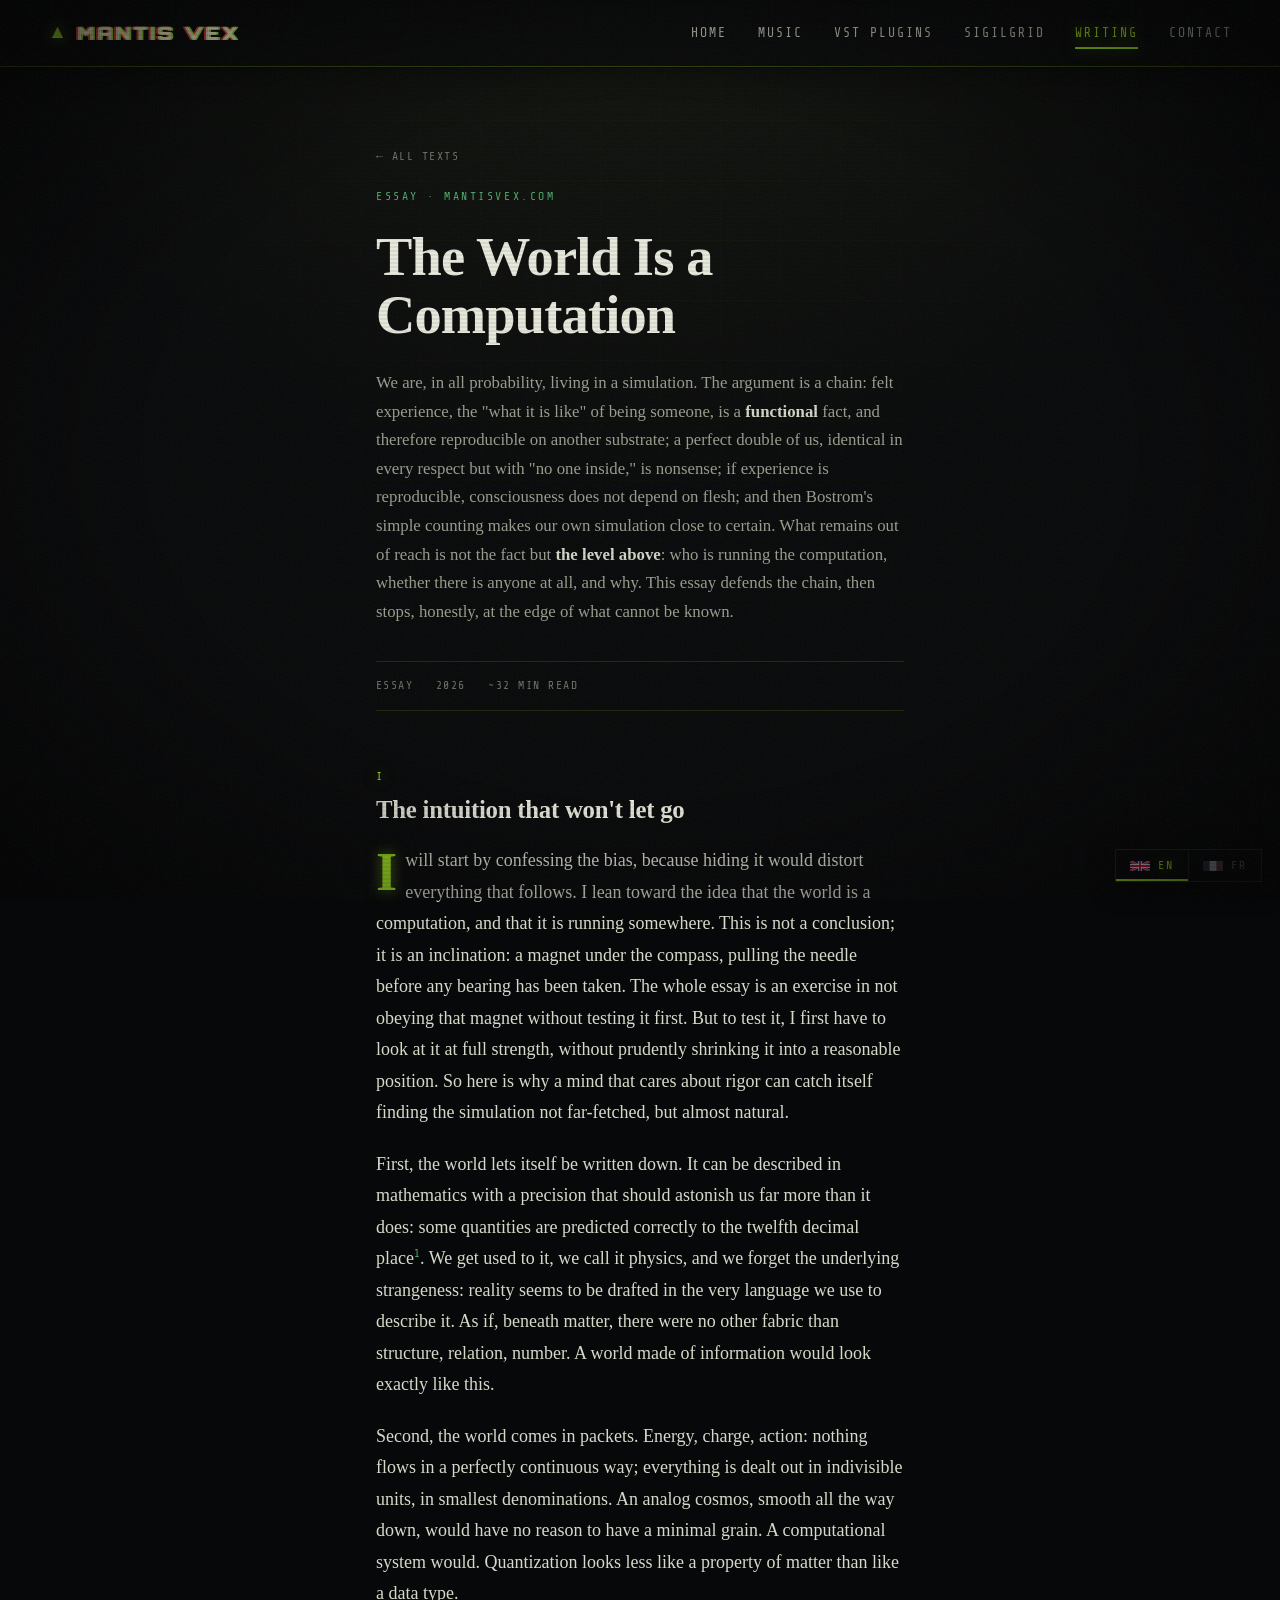
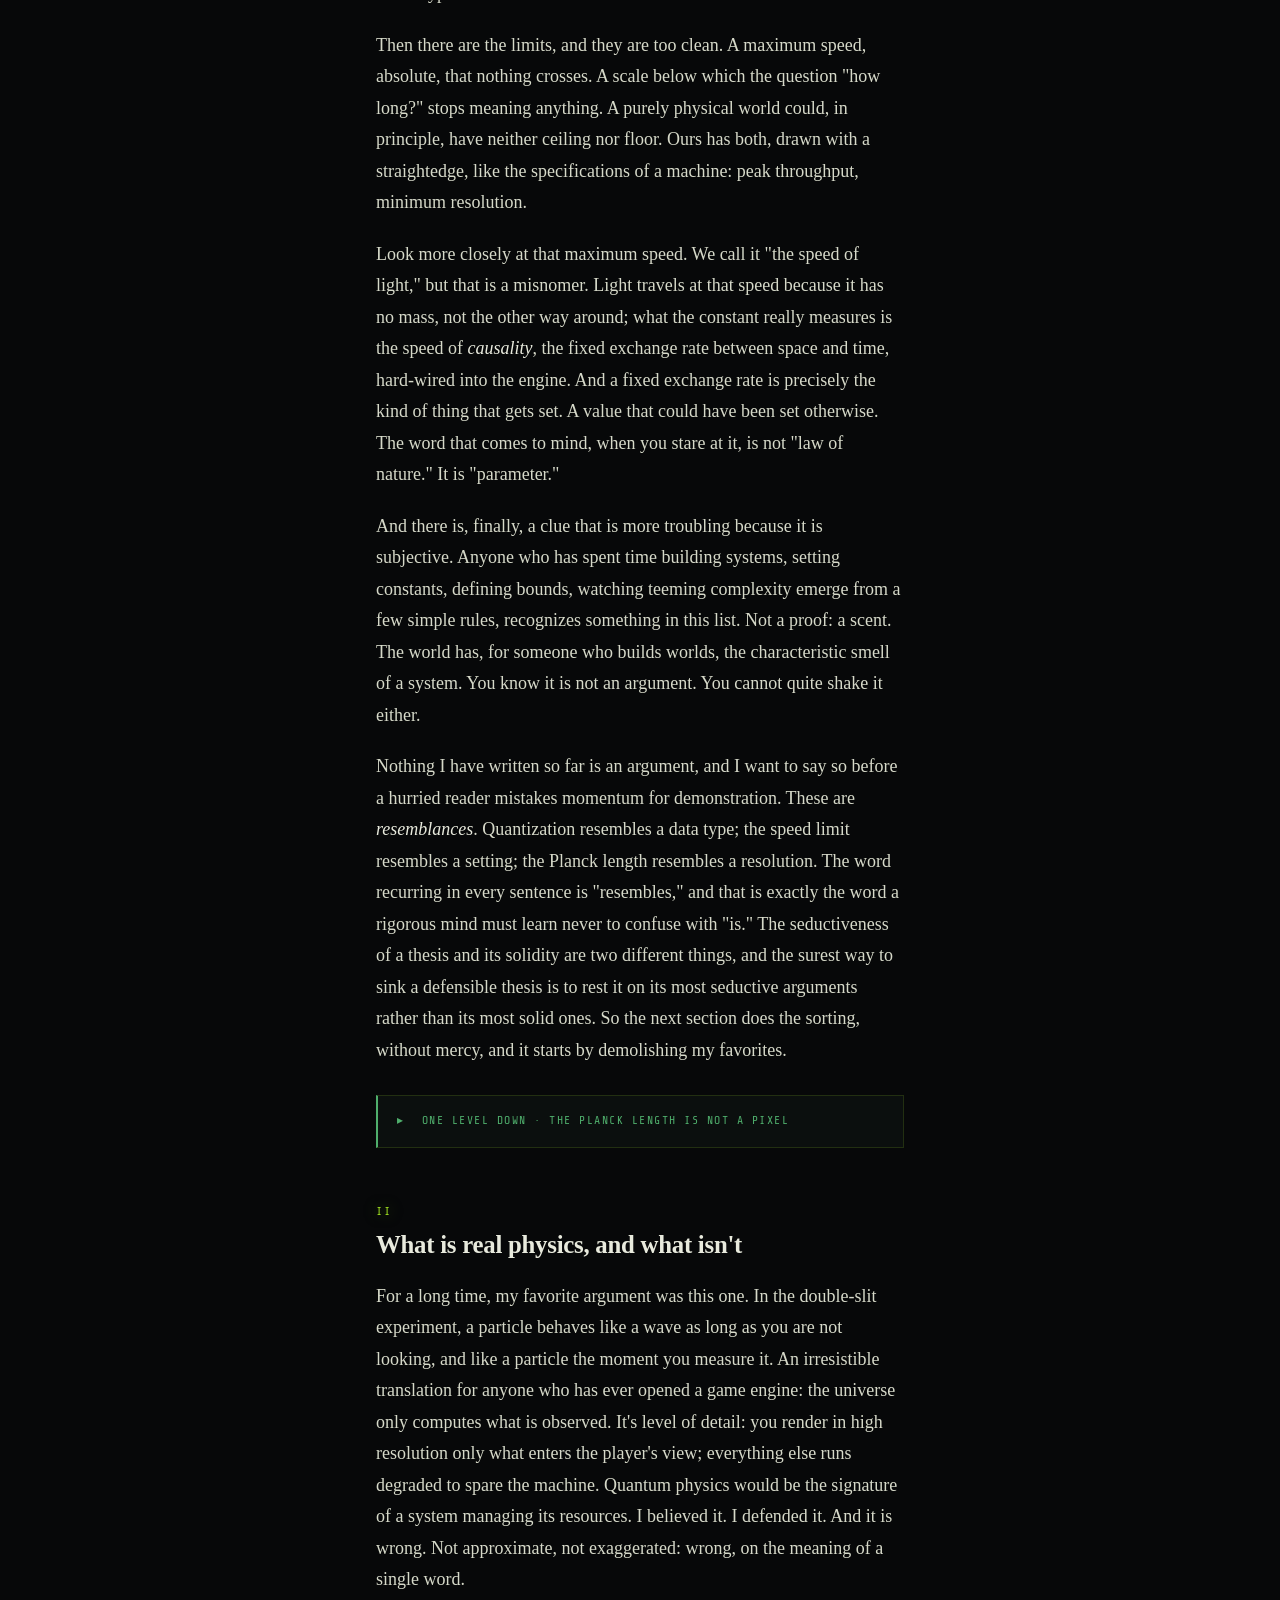
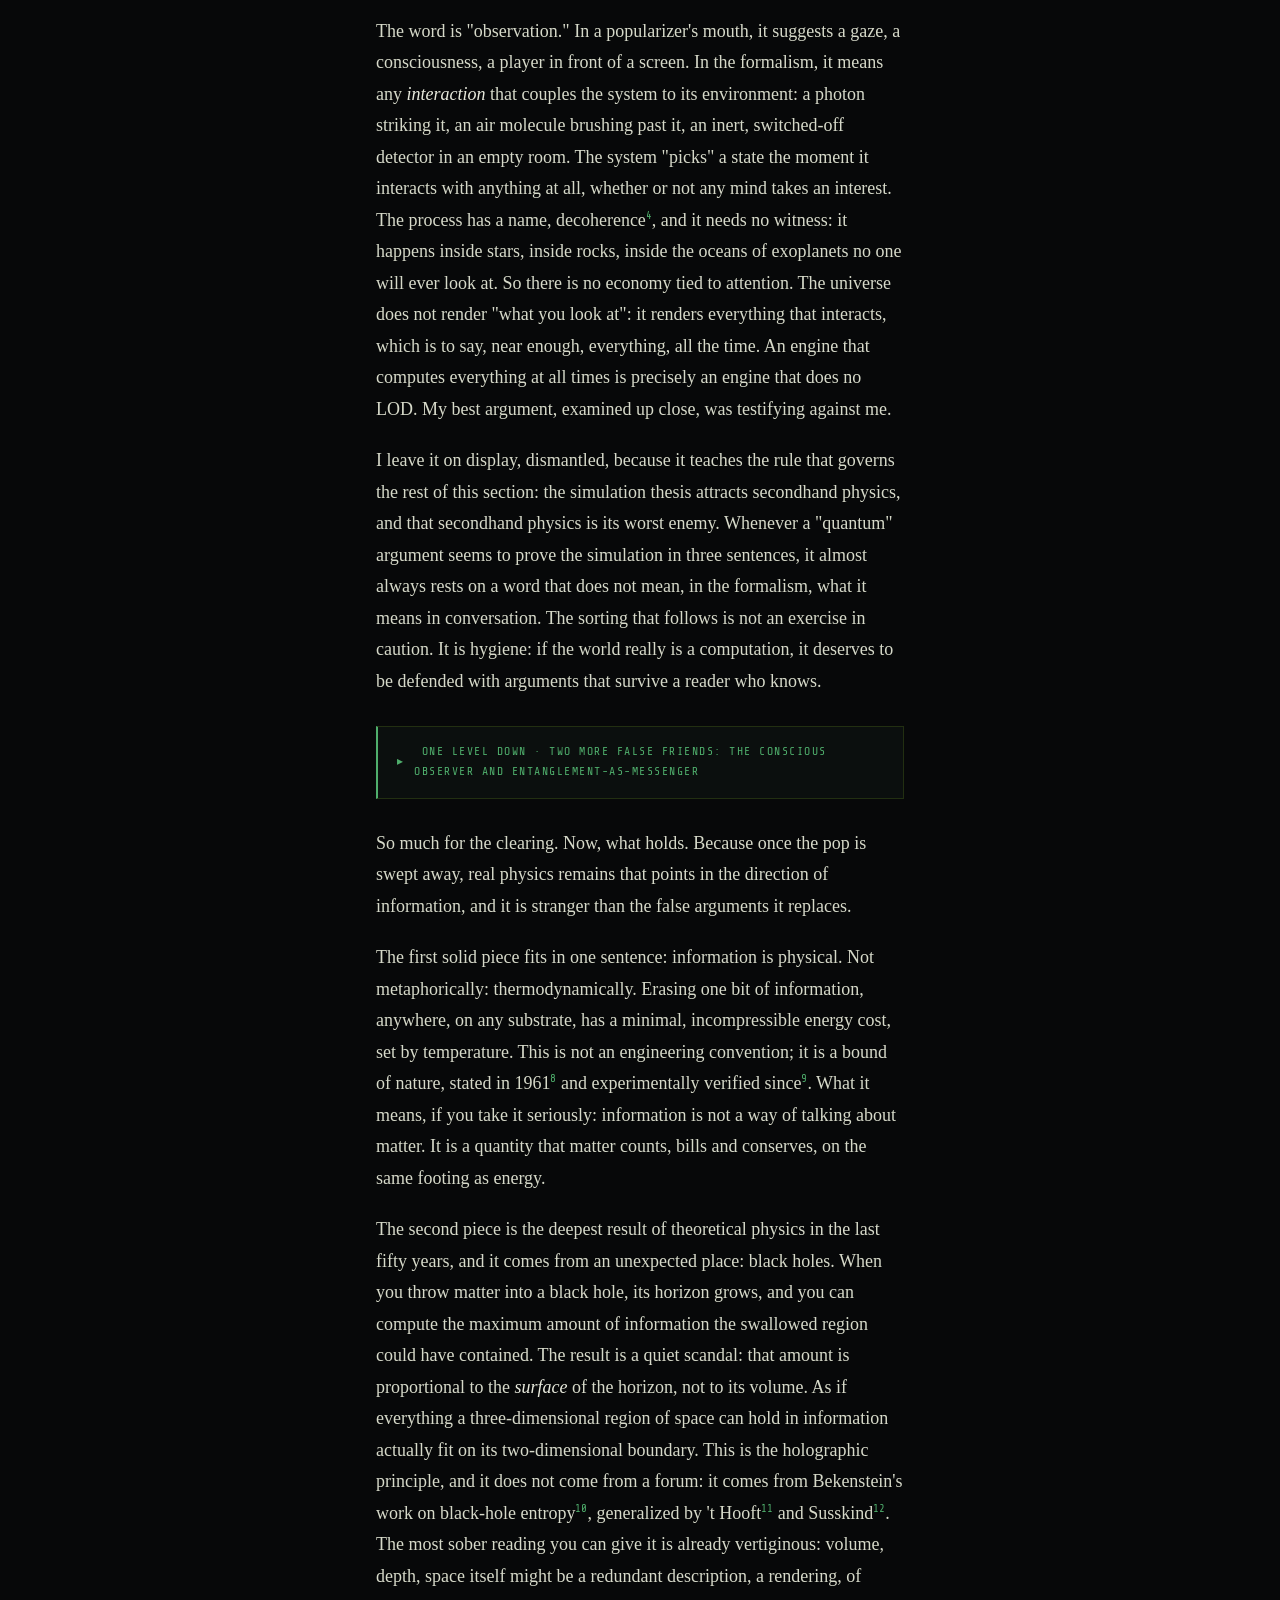
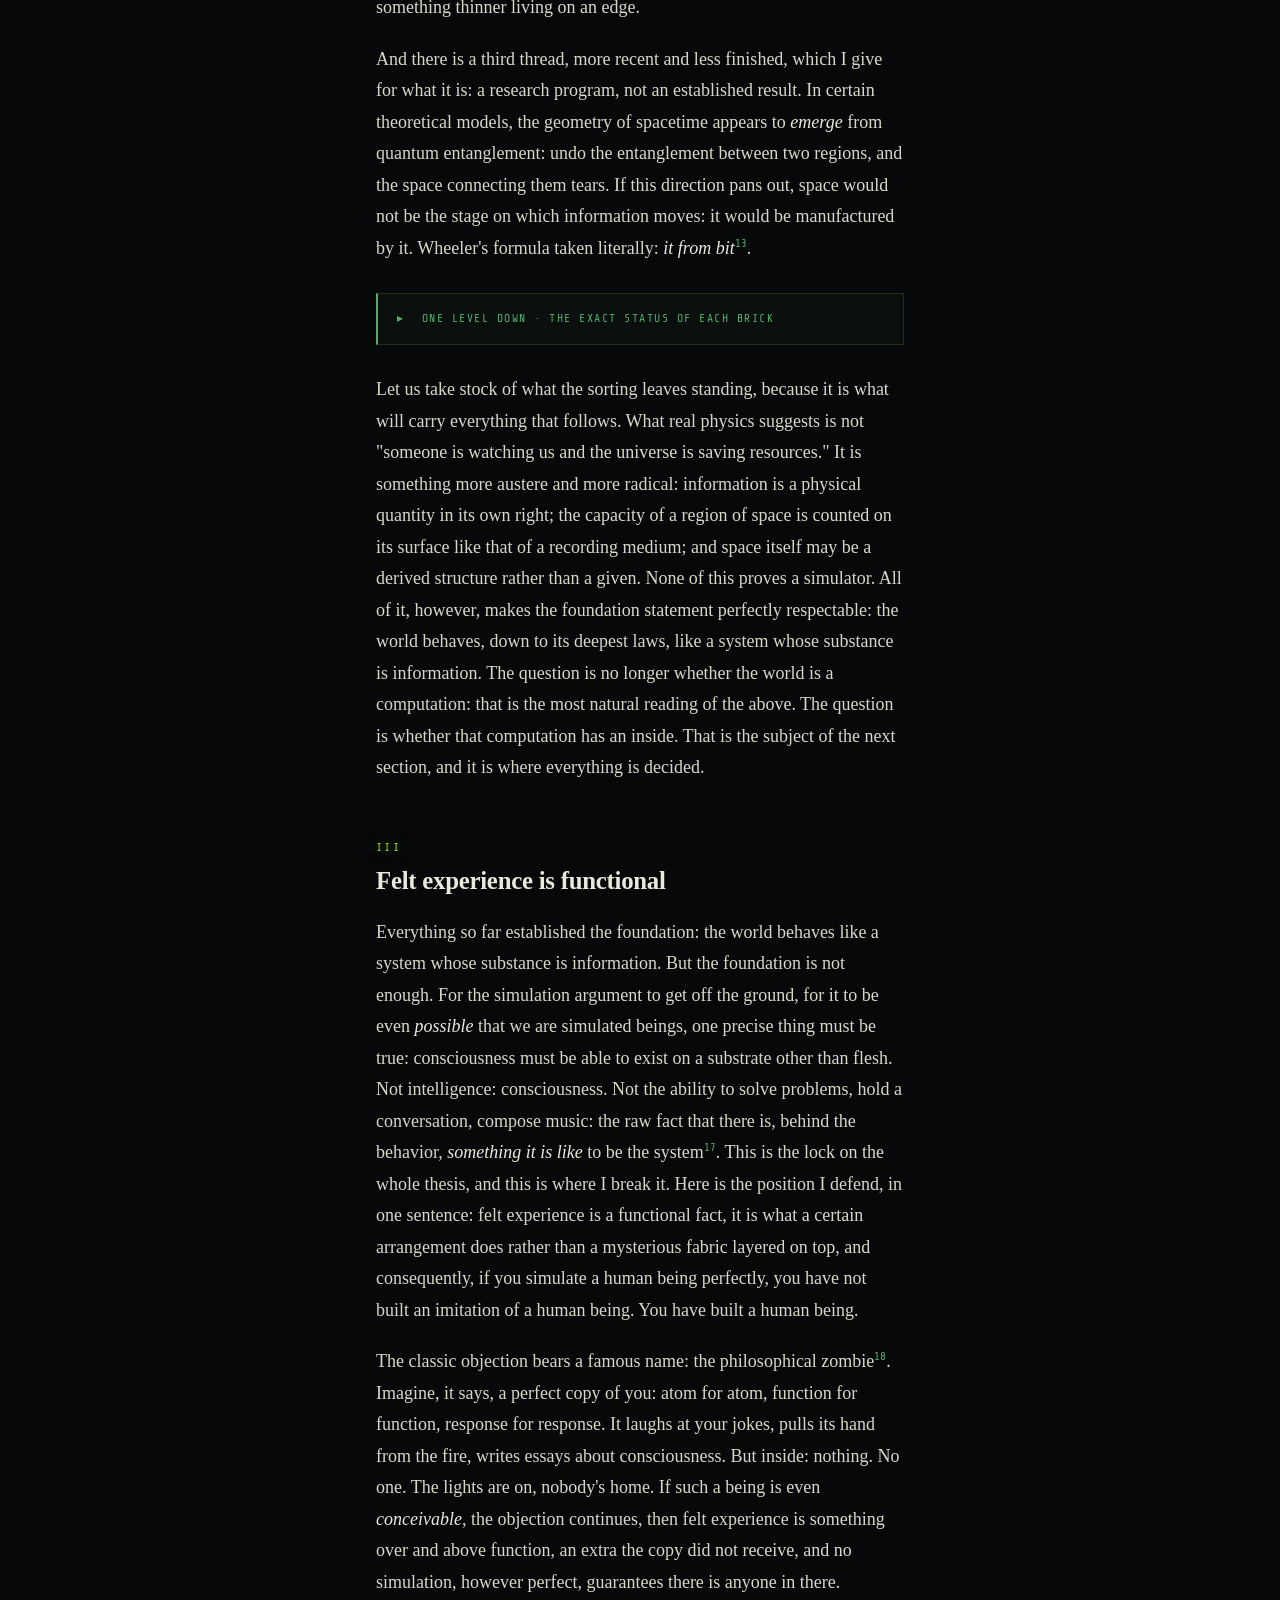
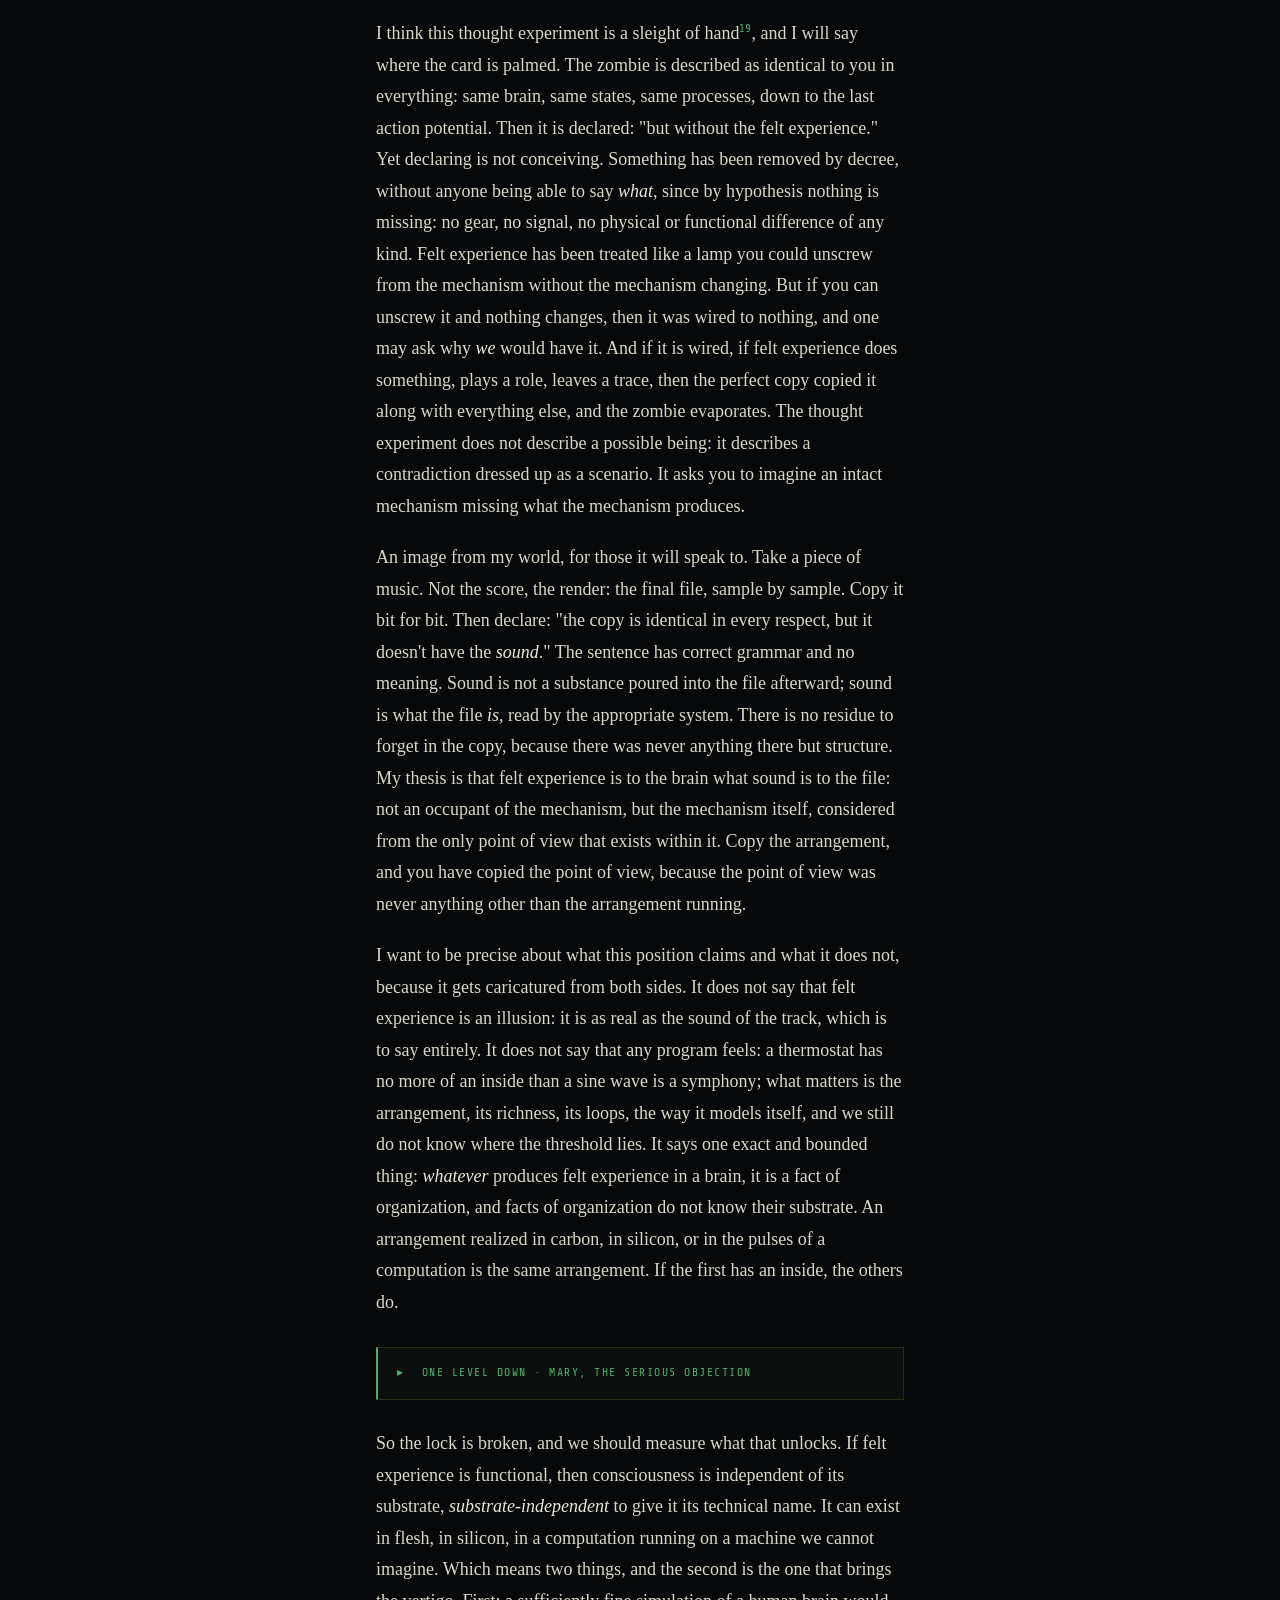
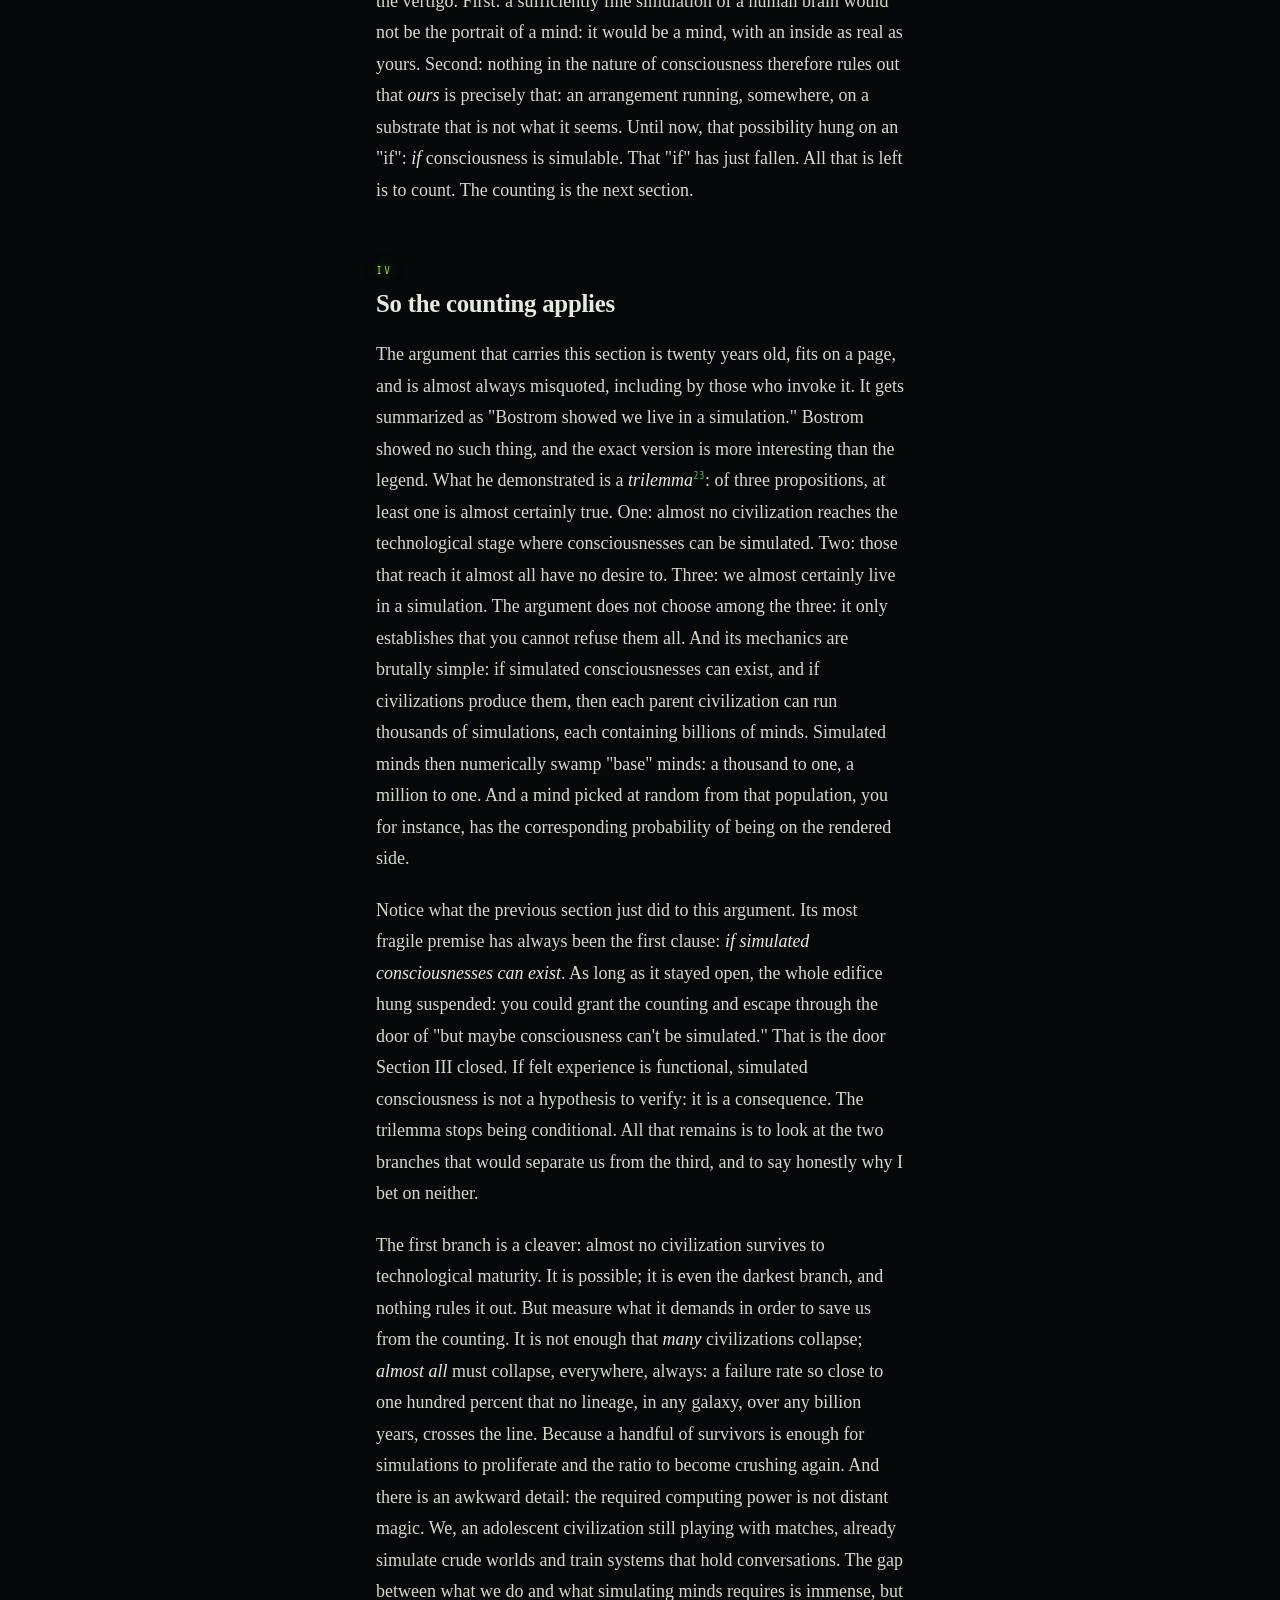
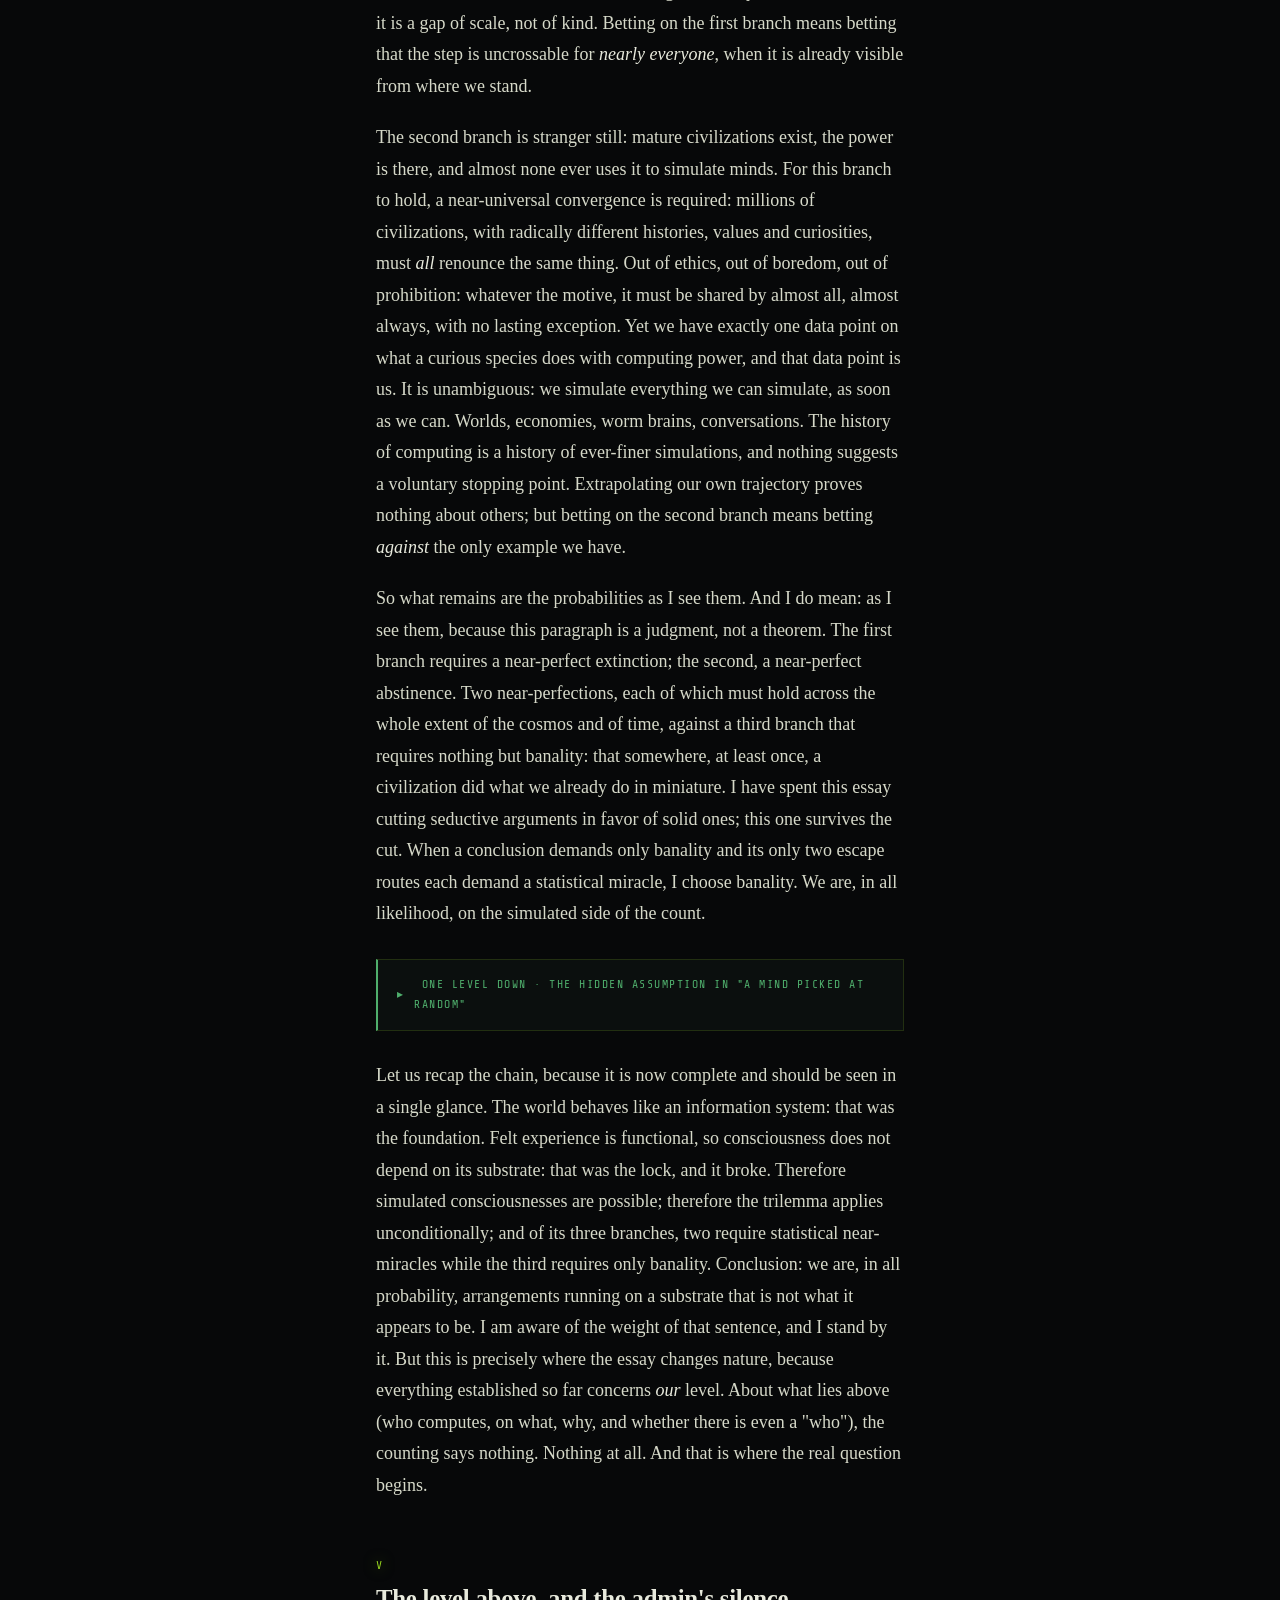
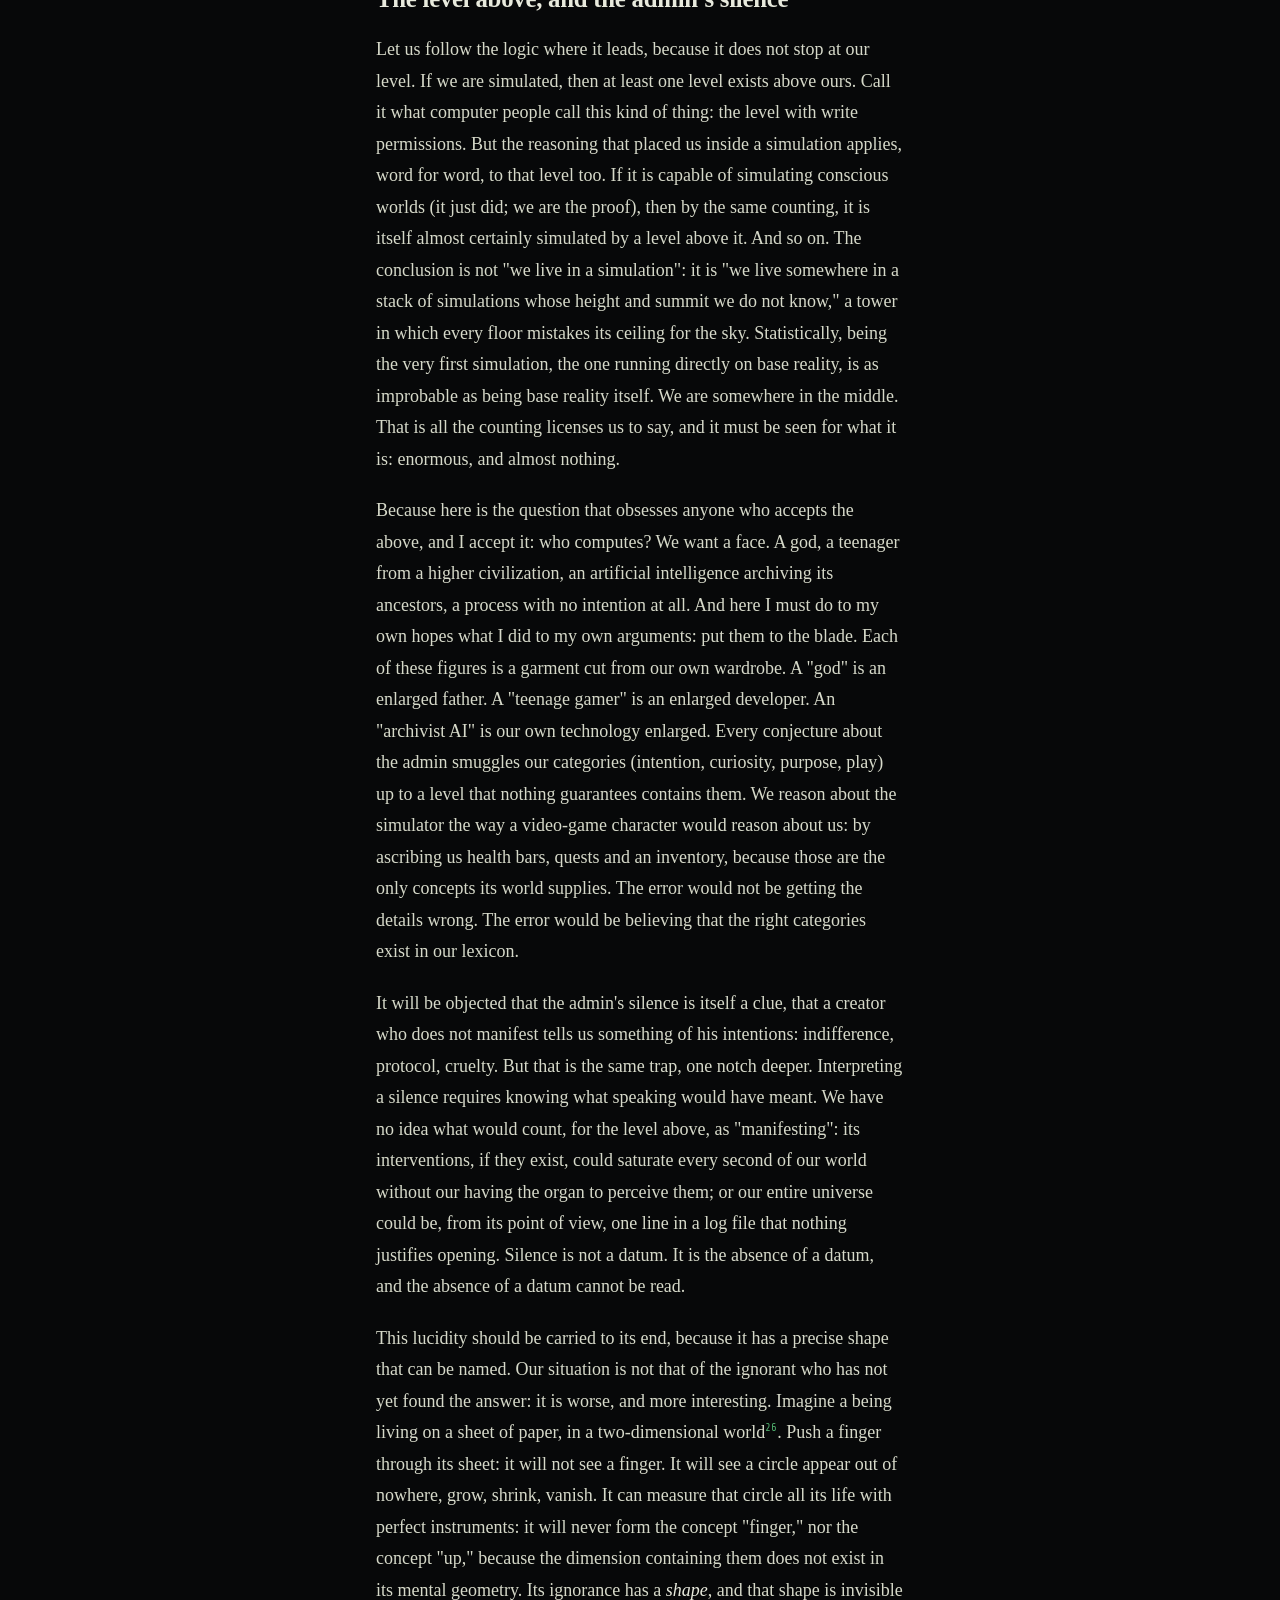
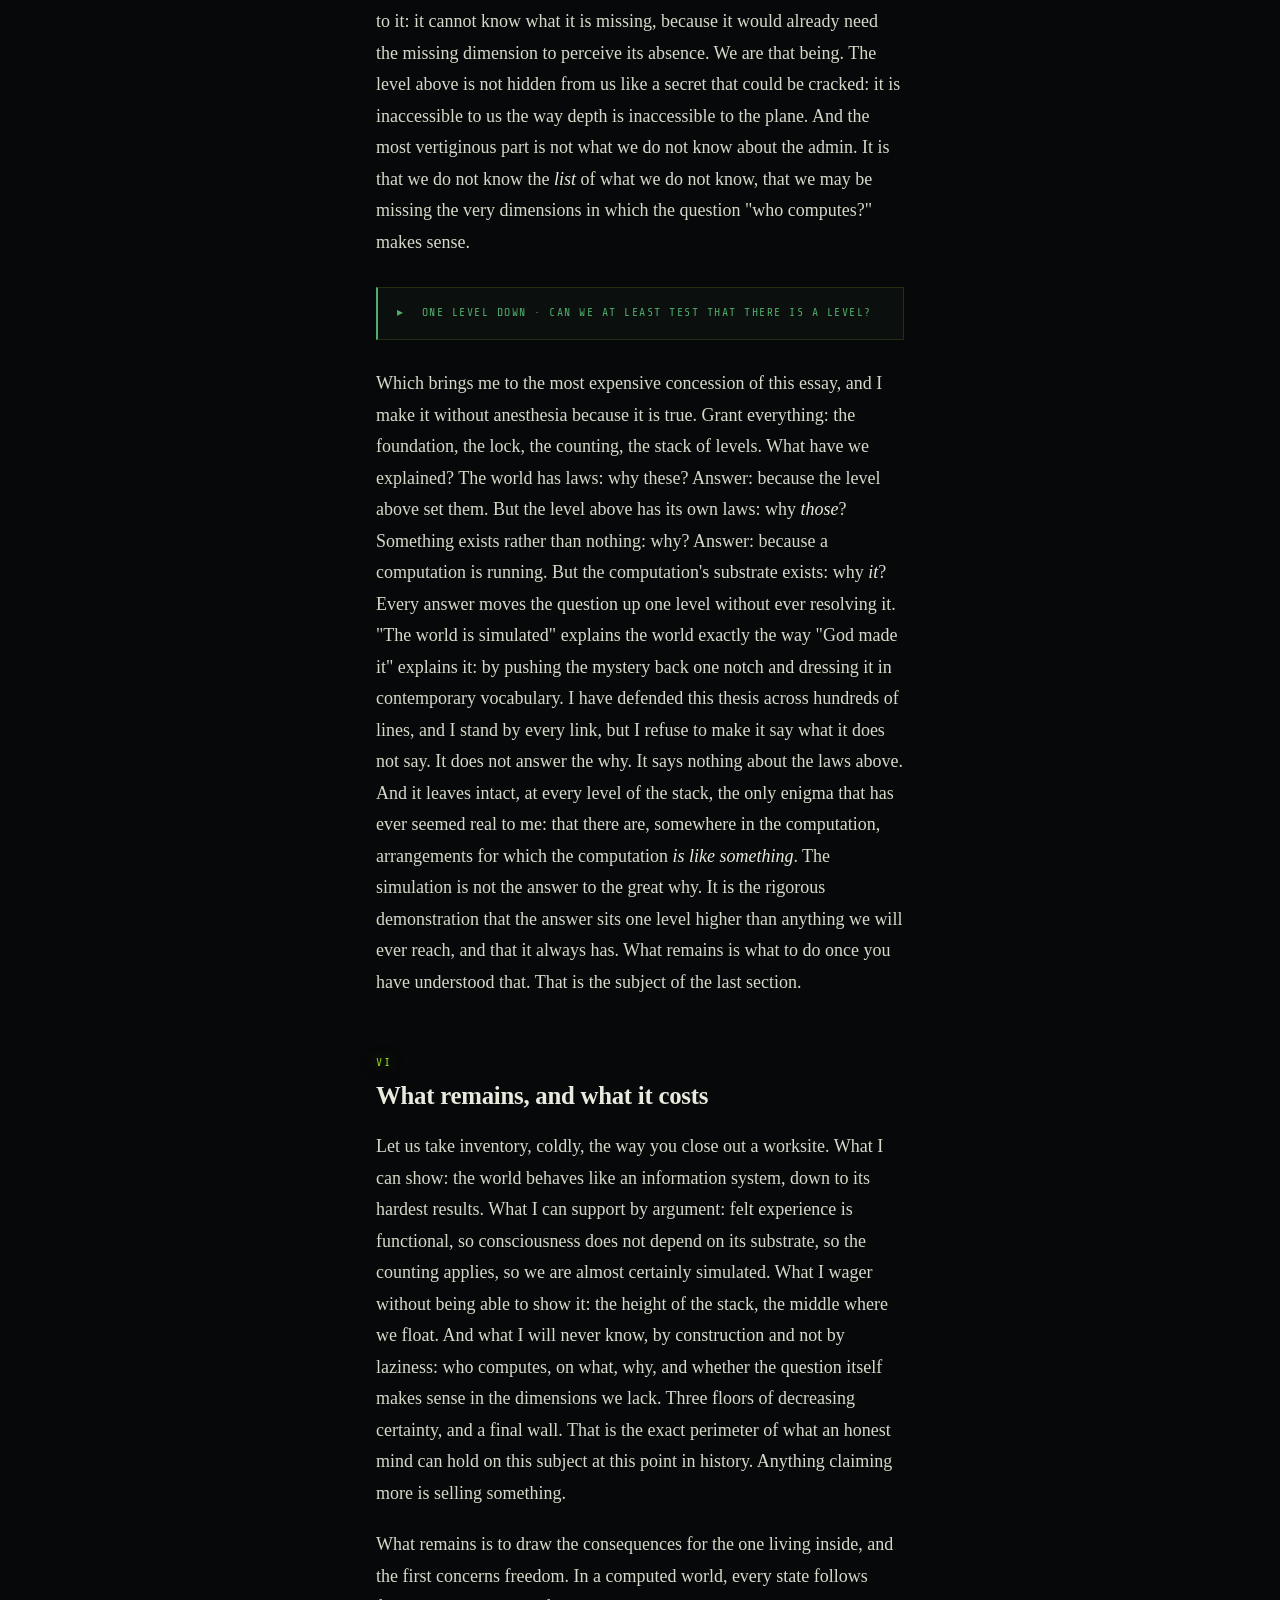
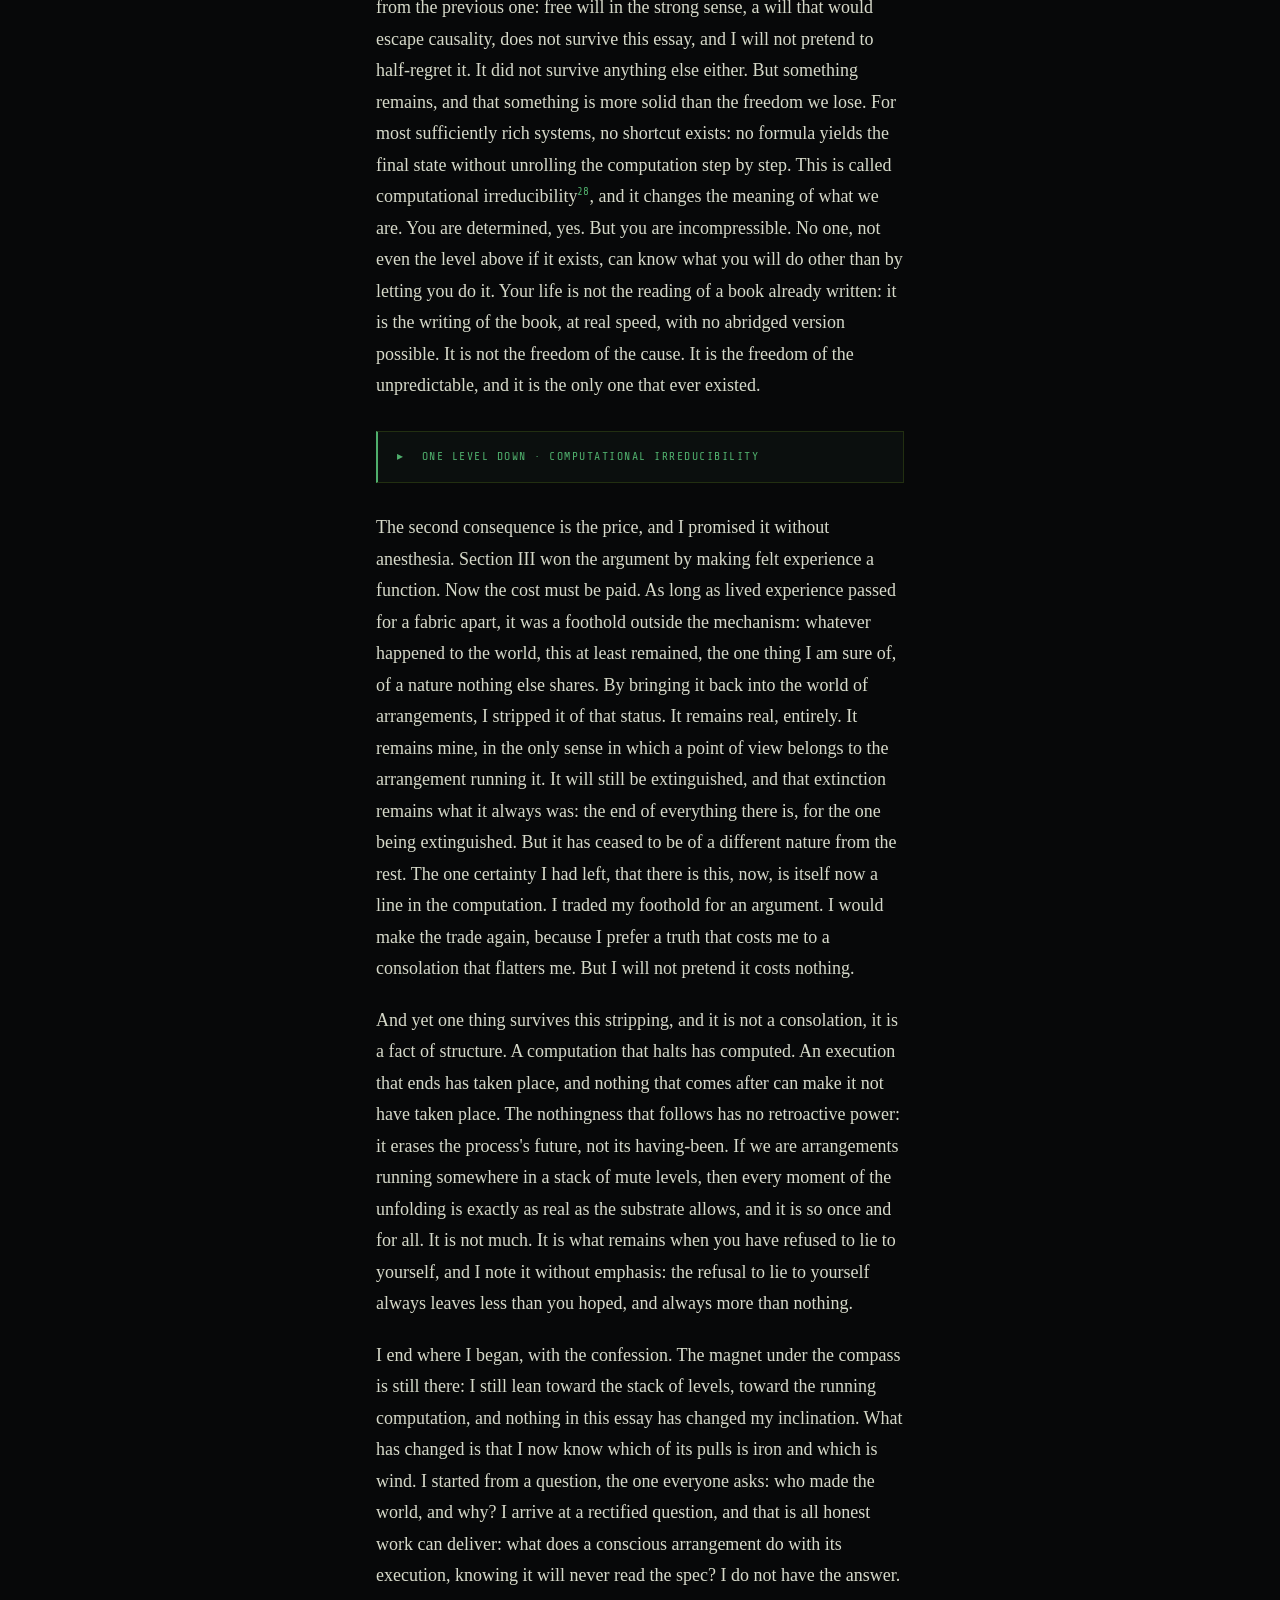
<file: writing/the-world-is-a-computation/index.html>
<!DOCTYPE html>
<html lang="en">
<head>
  <meta charset="UTF-8" />
  <meta name="viewport" content="width=device-width, initial-scale=1.0" />
  <title>The World Is a Computation // MANTIS VEX</title>
  <meta name="description" content="We are, in all probability, living in a simulation. An essay in six sections — from the physics of information to Bostrom's counting, and the silence of the level above. Read it in English or in French." />
  <meta name="theme-color" content="#070809" />

  <!-- Open Graph -->
  <meta property="og:type" content="article" />
  <meta property="og:title" content="The World Is a Computation // MANTIS VEX" />
  <meta property="og:description" content="We are, in all probability, living in a simulation. An essay in six sections. EN / FR." />
  <meta property="og:image" content="../../assets/og-image.svg" />

  <link rel="icon" type="image/svg+xml" href="../../assets/favicon.svg" />
  <link rel="preconnect" href="https://fonts.googleapis.com" />
  <link rel="preconnect" href="https://fonts.gstatic.com" crossorigin />
  <link href="https://fonts.googleapis.com/css2?family=Orbitron:wght@500;700;900&family=Rajdhani:wght@400;500;600;700&family=Share+Tech+Mono&display=swap" rel="stylesheet" />
  <link rel="stylesheet" href="../../css/styles.css?v=4" />
</head>
<body data-page="writing">
  <div class="scanlines" aria-hidden="true"></div>
  <div class="grid-bg" aria-hidden="true"></div>
  <div class="noise" aria-hidden="true"></div>
  <div class="essay-progress" id="progress" aria-hidden="true"></div>

  <header class="nav" id="nav">
    <a href="../../" class="nav__brand" aria-label="Mantis Vex home">
      <span class="nav__mark">▲</span>
      <span class="nav__name glitch" data-text="MANTIS VEX">MANTIS VEX</span>
    </a>
    <button class="nav__toggle" aria-label="Toggle menu" aria-expanded="false">
      <span></span><span></span><span></span>
    </button>
    <nav class="nav__links">
      <a href="../../">HOME</a>
      <a href="../../#listen">MUSIC</a>
      <a href="../../vst/">VST PLUGINS</a>
      <a href="../../sigilgrid/">SIGILGRID</a>
      <a href="../" class="is-active">WRITING</a>
      <a href="../../#contact">CONTACT</a>
    </nav>
  </header>

  <!-- ============ ENGLISH ============ -->
  <article class="essay" id="essay-en" lang="en">

  <p class="essay-back"><a href="../">← All texts</a></p>

  <header>
    <p class="eyebrow">Essay · mantisvex.com</p>
    <h1>The World Is a Computation</h1>
    <p class="dek">We are, in all probability, living in a simulation. The argument is a chain: felt experience, the "what it is like" of being someone, is a <strong>functional</strong> fact, and therefore reproducible on another substrate; a perfect double of us, identical in every respect but with "no one inside," is nonsense; if experience is reproducible, consciousness does not depend on flesh; and then Bostrom's simple counting makes our own simulation close to certain. What remains out of reach is not the fact but <strong>the level above</strong>: who is running the computation, whether there is anyone at all, and why. This essay defends the chain, then stops, honestly, at the edge of what cannot be known.</p>
    <div class="runin">
      <span>Essay</span>
      <span>2026</span>
      <span>~32 min read</span>
    </div>
  </header>

  <!-- ============ SECTION I ============ -->
  <section>
    <span class="marker">I</span>
    <h2>The intuition that won't let go</h2>

    <p class="lede">I will start by confessing the bias, because hiding it would distort everything that follows. I lean toward the idea that the world is a computation, and that it is running somewhere. This is not a conclusion; it is an inclination: a magnet under the compass, pulling the needle before any bearing has been taken. The whole essay is an exercise in not obeying that magnet without testing it first. But to test it, I first have to look at it at full strength, without prudently shrinking it into a reasonable position. So here is why a mind that cares about rigor can catch itself finding the simulation not far-fetched, but almost natural.</p>

    <p>First, the world lets itself be written down. It can be described in mathematics with a precision that should astonish us far more than it does: some quantities are predicted correctly to the twelfth decimal place<sup class="ref"><a href="#en-ref1">1</a></sup>. We get used to it, we call it physics, and we forget the underlying strangeness: reality seems to be drafted in the very language we use to describe it. As if, beneath matter, there were no other fabric than structure, relation, number. A world made of information would look exactly like this.</p>

    <p>Second, the world comes in packets. Energy, charge, action: nothing flows in a perfectly continuous way; everything is dealt out in indivisible units, in smallest denominations. An analog cosmos, smooth all the way down, would have no reason to have a minimal grain. A computational system would. Quantization looks less like a property of matter than like a data type.</p>

    <p>Then there are the limits, and they are too clean. A maximum speed, absolute, that nothing crosses. A scale below which the question "how long?" stops meaning anything. A purely physical world could, in principle, have neither ceiling nor floor. Ours has both, drawn with a straightedge, like the specifications of a machine: peak throughput, minimum resolution.</p>

    <p>Look more closely at that maximum speed. We call it "the speed of light," but that is a misnomer. Light travels at that speed because it has no mass, not the other way around; what the constant really measures is the speed of <em>causality</em>, the fixed exchange rate between space and time, hard-wired into the engine. And a fixed exchange rate is precisely the kind of thing that gets set. A value that could have been set otherwise. The word that comes to mind, when you stare at it, is not "law of nature." It is "parameter."</p>

    <p>And there is, finally, a clue that is more troubling because it is subjective. Anyone who has spent time building systems, setting constants, defining bounds, watching teeming complexity emerge from a few simple rules, recognizes something in this list. Not a proof: a scent. The world has, for someone who builds worlds, the characteristic smell of a system. You know it is not an argument. You cannot quite shake it either.</p>

    <p>Nothing I have written so far is an argument, and I want to say so before a hurried reader mistakes momentum for demonstration. These are <em>resemblances</em>. Quantization resembles a data type; the speed limit resembles a setting; the Planck length resembles a resolution. The word recurring in every sentence is "resembles," and that is exactly the word a rigorous mind must learn never to confuse with "is." The seductiveness of a thesis and its solidity are two different things, and the surest way to sink a defensible thesis is to rest it on its most seductive arguments rather than its most solid ones. So the next section does the sorting, without mercy, and it starts by demolishing my favorites.</p>

    <details class="layer">
      <summary><span class="chev">▸</span>&nbsp;one level down · the Planck length is not a pixel</summary>
      <div class="layer-body">
        <p>The "pixel" image is beautiful, and false, or at least premature. The Planck length (about 1.6&nbsp;×&nbsp;10⁻³⁵ meters) is not a measured resolution of space. It is the scale below which a theory of quantum gravity becomes indispensable, and where our current theories simply stop predicting anything.</p>
        <p>Some approaches (loop quantum gravity<sup class="ref"><a href="#en-ref2">2</a></sup>) suggest that space could be discrete at that grain; others (string theory) do not imply it; and observational searches for spacetime "foam" have, to date, found nothing<sup class="ref"><a href="#en-ref3">3</a></sup>. The resemblance to a pixel is therefore evocative, not established. It is exactly the kind of distinction that all of Section&nbsp;II is about to apply, argument by argument.</p>
      </div>
    </details>
  </section>

  <!-- ============ SECTION II ============ -->
  <section>
    <span class="marker">II</span>
    <h2>What is real physics, and what isn't</h2>

    <p>For a long time, my favorite argument was this one. In the double-slit experiment, a particle behaves like a wave as long as you are not looking, and like a particle the moment you measure it. An irresistible translation for anyone who has ever opened a game engine: the universe only computes what is observed. It's level of detail: you render in high resolution only what enters the player's view; everything else runs degraded to spare the machine. Quantum physics would be the signature of a system managing its resources. I believed it. I defended it. And it is wrong. Not approximate, not exaggerated: wrong, on the meaning of a single word.</p>

    <p>The word is "observation." In a popularizer's mouth, it suggests a gaze, a consciousness, a player in front of a screen. In the formalism, it means any <em>interaction</em> that couples the system to its environment: a photon striking it, an air molecule brushing past it, an inert, switched-off detector in an empty room. The system "picks" a state the moment it interacts with anything at all, whether or not any mind takes an interest. The process has a name, decoherence<sup class="ref"><a href="#en-ref4">4</a></sup>, and it needs no witness: it happens inside stars, inside rocks, inside the oceans of exoplanets no one will ever look at. So there is no economy tied to attention. The universe does not render "what you look at": it renders everything that interacts, which is to say, near enough, everything, all the time. An engine that computes everything at all times is precisely an engine that does no LOD. My best argument, examined up close, was testifying against me.</p>

    <p>I leave it on display, dismantled, because it teaches the rule that governs the rest of this section: the simulation thesis attracts secondhand physics, and that secondhand physics is its worst enemy. Whenever a "quantum" argument seems to prove the simulation in three sentences, it almost always rests on a word that does not mean, in the formalism, what it means in conversation. The sorting that follows is not an exercise in caution. It is hygiene: if the world really is a computation, it deserves to be defended with arguments that survive a reader who knows.</p>

    <details class="layer">
      <summary><span class="chev">▸</span>&nbsp;one level down · two more false friends: the conscious observer and entanglement-as-messenger</summary>
      <div class="layer-body">
        <p>The first false friend is the LOD's big brother: "consciousness creates reality." Same root, same error. A measuring device decoheres the system exactly as an eye would, because what matters is the physical coupling, not the subjective experience. A few physicists historically flirted with a role for consciousness (von Neumann<sup class="ref"><a href="#en-ref5">5</a></sup>, then Wigner<sup class="ref"><a href="#en-ref6">6</a></sup>, who later retracted); it is today a marginal position, and nothing in the data requires it.</p>
        <p>The second is entanglement as "instantaneous communication," the shortcut in the code, the hole in the network. Two entangled particles show perfect correlations at a distance; that is true and it is dizzying. But a theorem, known as no-communication<sup class="ref"><a href="#en-ref7">7</a></sup>, proves that no information can travel through that channel: each measurement's outcome is locally random, and the correlation only appears when the two logbooks are compared, which requires a classical channel, bounded by the speed of causality. Entanglement does not punch a hole in the engine; it scrupulously respects its speed limit.</p>
      </div>
    </details>

    <p>So much for the clearing. Now, what holds. Because once the pop is swept away, real physics remains that points in the direction of information, and it is stranger than the false arguments it replaces.</p>

    <p>The first solid piece fits in one sentence: information is physical. Not metaphorically: thermodynamically. Erasing one bit of information, anywhere, on any substrate, has a minimal, incompressible energy cost, set by temperature. This is not an engineering convention; it is a bound of nature, stated in 1961<sup class="ref"><a href="#en-ref8">8</a></sup> and experimentally verified since<sup class="ref"><a href="#en-ref9">9</a></sup>. What it means, if you take it seriously: information is not a way of talking about matter. It is a quantity that matter counts, bills and conserves, on the same footing as energy.</p>

    <p>The second piece is the deepest result of theoretical physics in the last fifty years, and it comes from an unexpected place: black holes. When you throw matter into a black hole, its horizon grows, and you can compute the maximum amount of information the swallowed region could have contained. The result is a quiet scandal: that amount is proportional to the <em>surface</em> of the horizon, not to its volume. As if everything a three-dimensional region of space can hold in information actually fit on its two-dimensional boundary. This is the holographic principle, and it does not come from a forum: it comes from Bekenstein's work on black-hole entropy<sup class="ref"><a href="#en-ref10">10</a></sup>, generalized by 't Hooft<sup class="ref"><a href="#en-ref11">11</a></sup> and Susskind<sup class="ref"><a href="#en-ref12">12</a></sup>. The most sober reading you can give it is already vertiginous: volume, depth, space itself might be a redundant description, a rendering, of something thinner living on an edge.</p>

    <p>And there is a third thread, more recent and less finished, which I give for what it is: a research program, not an established result. In certain theoretical models, the geometry of spacetime appears to <em>emerge</em> from quantum entanglement: undo the entanglement between two regions, and the space connecting them tears. If this direction pans out, space would not be the stage on which information moves: it would be manufactured by it. Wheeler's formula taken literally: <em>it from bit</em><sup class="ref"><a href="#en-ref13">13</a></sup>.</p>

    <details class="layer">
      <summary><span class="chev">▸</span>&nbsp;one level down · the exact status of each brick</summary>
      <div class="layer-body">
        <p><em>Established:</em> Landauer's principle (bound formulated in 1961, experimental confirmations from 2012 onward); Bekenstein-Hawking entropy and the entropy/surface proportionality for black holes.</p>
        <p><em>Strongly supported but theoretical:</em> the holographic principle as a general property of quantum gravity. Its most precise realization is Maldacena's AdS/CFT correspondence (1997)<sup class="ref"><a href="#en-ref14">14</a></sup>, demonstrated in a toy universe whose geometry is not ours. The transposition to our universe is largely conjectured, not proven.</p>
        <p><em>Research program:</em> spacetime emerging from entanglement (Van Raamsdonk<sup class="ref"><a href="#en-ref15">15</a></sup>; the ER&nbsp;=&nbsp;EPR conjecture of Maldacena and Susskind, 2013<sup class="ref"><a href="#en-ref16">16</a></sup>). Serious, active, not concluded.</p>
        <p>The difference between this list and the false friends above is not the degree of strangeness, which is greater here. It is that every statement survives the question: "what exactly does the formalism say?"</p>
      </div>
    </details>

    <p>Let us take stock of what the sorting leaves standing, because it is what will carry everything that follows. What real physics suggests is not "someone is watching us and the universe is saving resources." It is something more austere and more radical: information is a physical quantity in its own right; the capacity of a region of space is counted on its surface like that of a recording medium; and space itself may be a derived structure rather than a given. None of this proves a simulator. All of it, however, makes the foundation statement perfectly respectable: the world behaves, down to its deepest laws, like a system whose substance is information. The question is no longer whether the world is a computation: that is the most natural reading of the above. The question is whether that computation has an inside. That is the subject of the next section, and it is where everything is decided.</p>
  </section>

  <!-- ============ SECTION III ============ -->
  <section>
    <span class="marker">III</span>
    <h2>Felt experience is functional</h2>

    <p>Everything so far established the foundation: the world behaves like a system whose substance is information. But the foundation is not enough. For the simulation argument to get off the ground, for it to be even <em>possible</em> that we are simulated beings, one precise thing must be true: consciousness must be able to exist on a substrate other than flesh. Not intelligence: consciousness. Not the ability to solve problems, hold a conversation, compose music: the raw fact that there is, behind the behavior, <em>something it is like</em> to be the system<sup class="ref"><a href="#en-ref17">17</a></sup>. This is the lock on the whole thesis, and this is where I break it. Here is the position I defend, in one sentence: felt experience is a functional fact, it is what a certain arrangement does rather than a mysterious fabric layered on top, and consequently, if you simulate a human being perfectly, you have not built an imitation of a human being. You have built a human being.</p>

    <p>The classic objection bears a famous name: the philosophical zombie<sup class="ref"><a href="#en-ref18">18</a></sup>. Imagine, it says, a perfect copy of you: atom for atom, function for function, response for response. It laughs at your jokes, pulls its hand from the fire, writes essays about consciousness. But inside: nothing. No one. The lights are on, nobody's home. If such a being is even <em>conceivable</em>, the objection continues, then felt experience is something over and above function, an extra the copy did not receive, and no simulation, however perfect, guarantees there is anyone in there.</p>

    <p>I think this thought experiment is a sleight of hand<sup class="ref"><a href="#en-ref19">19</a></sup>, and I will say where the card is palmed. The zombie is described as identical to you in everything: same brain, same states, same processes, down to the last action potential. Then it is declared: "but without the felt experience." Yet declaring is not conceiving. Something has been removed by decree, without anyone being able to say <em>what</em>, since by hypothesis nothing is missing: no gear, no signal, no physical or functional difference of any kind. Felt experience has been treated like a lamp you could unscrew from the mechanism without the mechanism changing. But if you can unscrew it and nothing changes, then it was wired to nothing, and one may ask why <em>we</em> would have it. And if it is wired, if felt experience does something, plays a role, leaves a trace, then the perfect copy copied it along with everything else, and the zombie evaporates. The thought experiment does not describe a possible being: it describes a contradiction dressed up as a scenario. It asks you to imagine an intact mechanism missing what the mechanism produces.</p>

    <p>An image from my world, for those it will speak to. Take a piece of music. Not the score, the render: the final file, sample by sample. Copy it bit for bit. Then declare: "the copy is identical in every respect, but it doesn't have the <em>sound</em>." The sentence has correct grammar and no meaning. Sound is not a substance poured into the file afterward; sound is what the file <em>is</em>, read by the appropriate system. There is no residue to forget in the copy, because there was never anything there but structure. My thesis is that felt experience is to the brain what sound is to the file: not an occupant of the mechanism, but the mechanism itself, considered from the only point of view that exists within it. Copy the arrangement, and you have copied the point of view, because the point of view was never anything other than the arrangement running.</p>

    <p>I want to be precise about what this position claims and what it does not, because it gets caricatured from both sides. It does not say that felt experience is an illusion: it is as real as the sound of the track, which is to say entirely. It does not say that any program feels: a thermostat has no more of an inside than a sine wave is a symphony; what matters is the arrangement, its richness, its loops, the way it models itself, and we still do not know where the threshold lies. It says one exact and bounded thing: <em>whatever</em> produces felt experience in a brain, it is a fact of organization, and facts of organization do not know their substrate. An arrangement realized in carbon, in silicon, or in the pulses of a computation is the same arrangement. If the first has an inside, the others do.</p>

    <details class="layer">
      <summary><span class="chev">▸</span>&nbsp;one level down · Mary, the serious objection</summary>
      <div class="layer-body">
        <p>There is an argument against this position stronger than the zombie, and passing over it in silence would be cheating. It is called the knowledge argument<sup class="ref"><a href="#en-ref20">20</a></sup>, and it stars Mary: a neuroscientist who knows <em>everything</em> there is to know, physically and functionally, about color vision, but who has lived her entire life in a black-and-white room. One day she steps out and sees red for the first time. Question: does she learn something? The near-universal intuition says yes: she learns <em>what it is like</em>. But if she learns a new fact while already possessing all the physical and functional facts, then facts of another nature exist, and my thesis falls.</p>
        <p>The functionalist reply, which I make my own, attacks the verb "learn." What Mary acquires on seeing red is not one more fact about the world; it is one more <em>capacity</em><sup class="ref"><a href="#en-ref21">21</a></sup>: to recognize red, to represent it, to call it up. She goes from knowledge <em>about</em> the state to an instantiation <em>of</em> the state; her brain now runs a process it previously only described. Knowing the complete mechanics of a bicycle and knowing how to ride one are two different things, and no one concludes from that difference that balance is a non-physical substance. Mary's thrill before the red is real; it is not information leaking out of physics, it is physics happening in her for the first time.</p>
        <p>A concession owed to the reader: this reply is defended, argued, majority opinion among functionalists; it is not unanimous, and the debate has been alive for forty years. A notable fact: Frank Jackson, the very inventor of the Mary argument, ended up switching sides and rejecting it<sup class="ref"><a href="#en-ref22">22</a></sup>. That is not a proof, philosophers change their minds like everyone else, but when the prosecutor withdraws his own complaint, the defense is allowed to mention it.</p>
      </div>
    </details>

    <p>So the lock is broken, and we should measure what that unlocks. If felt experience is functional, then consciousness is independent of its substrate, <em>substrate-independent</em> to give it its technical name. It can exist in flesh, in silicon, in a computation running on a machine we cannot imagine. Which means two things, and the second is the one that brings the vertigo. First: a sufficiently fine simulation of a human brain would not be the portrait of a mind: it would be a mind, with an inside as real as yours. Second: nothing in the nature of consciousness therefore rules out that <em>ours</em> is precisely that: an arrangement running, somewhere, on a substrate that is not what it seems. Until now, that possibility hung on an "if": <em>if</em> consciousness is simulable. That "if" has just fallen. All that is left is to count. The counting is the next section.</p>
  </section>

  <!-- ============ SECTION IV ============ -->
  <section>
    <span class="marker">IV</span>
    <h2>So the counting applies</h2>

    <p>The argument that carries this section is twenty years old, fits on a page, and is almost always misquoted, including by those who invoke it. It gets summarized as "Bostrom showed we live in a simulation." Bostrom showed no such thing, and the exact version is more interesting than the legend. What he demonstrated is a <em>trilemma</em><sup class="ref"><a href="#en-ref23">23</a></sup>: of three propositions, at least one is almost certainly true. One: almost no civilization reaches the technological stage where consciousnesses can be simulated. Two: those that reach it almost all have no desire to. Three: we almost certainly live in a simulation. The argument does not choose among the three: it only establishes that you cannot refuse them all. And its mechanics are brutally simple: if simulated consciousnesses can exist, and if civilizations produce them, then each parent civilization can run thousands of simulations, each containing billions of minds. Simulated minds then numerically swamp "base" minds: a thousand to one, a million to one. And a mind picked at random from that population, you for instance, has the corresponding probability of being on the rendered side.</p>

    <p>Notice what the previous section just did to this argument. Its most fragile premise has always been the first clause: <em>if simulated consciousnesses can exist</em>. As long as it stayed open, the whole edifice hung suspended: you could grant the counting and escape through the door of "but maybe consciousness can't be simulated." That is the door Section&nbsp;III closed. If felt experience is functional, simulated consciousness is not a hypothesis to verify: it is a consequence. The trilemma stops being conditional. All that remains is to look at the two branches that would separate us from the third, and to say honestly why I bet on neither.</p>

    <p>The first branch is a cleaver: almost no civilization survives to technological maturity. It is possible; it is even the darkest branch, and nothing rules it out. But measure what it demands in order to save us from the counting. It is not enough that <em>many</em> civilizations collapse; <em>almost all</em> must collapse, everywhere, always: a failure rate so close to one hundred percent that no lineage, in any galaxy, over any billion years, crosses the line. Because a handful of survivors is enough for simulations to proliferate and the ratio to become crushing again. And there is an awkward detail: the required computing power is not distant magic. We, an adolescent civilization still playing with matches, already simulate crude worlds and train systems that hold conversations. The gap between what we do and what simulating minds requires is immense, but it is a gap of scale, not of kind. Betting on the first branch means betting that the step is uncrossable for <em>nearly everyone</em>, when it is already visible from where we stand.</p>

    <p>The second branch is stranger still: mature civilizations exist, the power is there, and almost none ever uses it to simulate minds. For this branch to hold, a near-universal convergence is required: millions of civilizations, with radically different histories, values and curiosities, must <em>all</em> renounce the same thing. Out of ethics, out of boredom, out of prohibition: whatever the motive, it must be shared by almost all, almost always, with no lasting exception. Yet we have exactly one data point on what a curious species does with computing power, and that data point is us. It is unambiguous: we simulate everything we can simulate, as soon as we can. Worlds, economies, worm brains, conversations. The history of computing is a history of ever-finer simulations, and nothing suggests a voluntary stopping point. Extrapolating our own trajectory proves nothing about others; but betting on the second branch means betting <em>against</em> the only example we have.</p>

    <p>So what remains are the probabilities as I see them. And I do mean: as I see them, because this paragraph is a judgment, not a theorem. The first branch requires a near-perfect extinction; the second, a near-perfect abstinence. Two near-perfections, each of which must hold across the whole extent of the cosmos and of time, against a third branch that requires nothing but banality: that somewhere, at least once, a civilization did what we already do in miniature. I have spent this essay cutting seductive arguments in favor of solid ones; this one survives the cut. When a conclusion demands only banality and its only two escape routes each demand a statistical miracle, I choose banality. We are, in all likelihood, on the simulated side of the count.</p>

    <details class="layer">
      <summary><span class="chev">▸</span>&nbsp;one level down · the hidden assumption in "a mind picked at random"</summary>
      <div class="layer-body">
        <p>The counting rests on a move that must be named, because it is the philosophical hinge of the whole argument: treating yourself as "a randomly drawn observer" from the total population of minds. This is the self-sampling assumption<sup class="ref"><a href="#en-ref24">24</a></sup>. It looks innocent (if 999 out of 1000 minds are simulated, why would you be the exception?), but it is not free, and we know a case where the same reasoning yields a conclusion almost no one accepts: the doomsday argument<sup class="ref"><a href="#en-ref25">25</a></sup>, which "proves" by simple counting of past and future humans that the end of humanity is near. Same machinery, embarrassing conclusion. Two readings are possible: either self-sampling is reliable and you must swallow doomsday along with the simulation; or it has subtle validity conditions, and the debate over which ones is still open.</p>
        <p>My position: the simulation case is more robust than the doomsday case, because the counting there ranges over coexisting minds that are qualitatively indistinguishable from the inside, not over a position in a temporal ordering; but I do not claim the question is closed. This is the most philosophically loaded link in the chain, and the reader who wants to refuse it must refuse it <em>here</em>: everything else holds.</p>
      </div>
    </details>

    <p>Let us recap the chain, because it is now complete and should be seen in a single glance. The world behaves like an information system: that was the foundation. Felt experience is functional, so consciousness does not depend on its substrate: that was the lock, and it broke. Therefore simulated consciousnesses are possible; therefore the trilemma applies unconditionally; and of its three branches, two require statistical near-miracles while the third requires only banality. Conclusion: we are, in all probability, arrangements running on a substrate that is not what it appears to be. I am aware of the weight of that sentence, and I stand by it. But this is precisely where the essay changes nature, because everything established so far concerns <em>our</em> level. About what lies above (who computes, on what, why, and whether there is even a "who"), the counting says nothing. Nothing at all. And that is where the real question begins.</p>
  </section>

  <!-- ============ SECTION V ============ -->
  <section>
    <span class="marker">V</span>
    <h2>The level above, and the admin's silence</h2>

    <p>Let us follow the logic where it leads, because it does not stop at our level. If we are simulated, then at least one level exists above ours. Call it what computer people call this kind of thing: the level with write permissions. But the reasoning that placed us inside a simulation applies, word for word, to that level too. If it is capable of simulating conscious worlds (it just did; we are the proof), then by the same counting, it is itself almost certainly simulated by a level above it. And so on. The conclusion is not "we live in a simulation": it is "we live somewhere in a stack of simulations whose height and summit we do not know," a tower in which every floor mistakes its ceiling for the sky. Statistically, being the very first simulation, the one running directly on base reality, is as improbable as being base reality itself. We are somewhere in the middle. That is all the counting licenses us to say, and it must be seen for what it is: enormous, and almost nothing.</p>

    <p>Because here is the question that obsesses anyone who accepts the above, and I accept it: who computes? We want a face. A god, a teenager from a higher civilization, an artificial intelligence archiving its ancestors, a process with no intention at all. And here I must do to my own hopes what I did to my own arguments: put them to the blade. Each of these figures is a garment cut from our own wardrobe. A "god" is an enlarged father. A "teenage gamer" is an enlarged developer. An "archivist AI" is our own technology enlarged. Every conjecture about the admin smuggles our categories (intention, curiosity, purpose, play) up to a level that nothing guarantees contains them. We reason about the simulator the way a video-game character would reason about us: by ascribing us health bars, quests and an inventory, because those are the only concepts its world supplies. The error would not be getting the details wrong. The error would be believing that the right categories exist in our lexicon.</p>

    <p>It will be objected that the admin's silence is itself a clue, that a creator who does not manifest tells us something of his intentions: indifference, protocol, cruelty. But that is the same trap, one notch deeper. Interpreting a silence requires knowing what speaking would have meant. We have no idea what would count, for the level above, as "manifesting": its interventions, if they exist, could saturate every second of our world without our having the organ to perceive them; or our entire universe could be, from its point of view, one line in a log file that nothing justifies opening. Silence is not a datum. It is the absence of a datum, and the absence of a datum cannot be read.</p>

    <p>This lucidity should be carried to its end, because it has a precise shape that can be named. Our situation is not that of the ignorant who has not yet found the answer: it is worse, and more interesting. Imagine a being living on a sheet of paper, in a two-dimensional world<sup class="ref"><a href="#en-ref26">26</a></sup>. Push a finger through its sheet: it will not see a finger. It will see a circle appear out of nowhere, grow, shrink, vanish. It can measure that circle all its life with perfect instruments: it will never form the concept "finger," nor the concept "up," because the dimension containing them does not exist in its mental geometry. Its ignorance has a <em>shape</em>, and that shape is invisible to it: it cannot know what it is missing, because it would already need the missing dimension to perceive its absence. We are that being. The level above is not hidden from us like a secret that could be cracked: it is inaccessible to us the way depth is inaccessible to the plane. And the most vertiginous part is not what we do not know about the admin. It is that we do not know the <em>list</em> of what we do not know, that we may be missing the very dimensions in which the question "who computes?" makes sense.</p>

    <details class="layer">
      <summary><span class="chev">▸</span>&nbsp;one level down · can we at least test that there is a level?</summary>
      <div class="layer-body">
        <p>Only one serious attempt has been published. In 2012, Beane, Davoudi and Savage noticed<sup class="ref"><a href="#en-ref27">27</a></sup> that our own particle-physics simulations run on a grid, a discrete lattice, and that if the universe ran on a similar grid, it would leave a signature: an anisotropy in the spectrum of ultra-high-energy cosmic rays, aligned with the lattice axes. People looked. Nothing. But the null result only tests simulators that would compute the way we did in 2012: a simulator using any other architecture slips under the radar. The test does not constrain the hypothesis; it constrains our imagination.</p>
        <p>And the problem is structural, not technical. Any observed anomaly always admits two readings, an unexpected physical law or an artifact of the computation, and nothing, from the inside, allows you to decide between them. A good enough simulation is undetectable by construction; the only conceivable "proof" would be a voluntary intervention from the level above. In other words: a revelation. The irony should be measured: the most technophile hypothesis in modern metaphysics, pushed to its maximum rigor, lands exactly on the epistemic regime of the religions, that of a created world, a mute creator, and the waiting for a sign.</p>
      </div>
    </details>

    <p>Which brings me to the most expensive concession of this essay, and I make it without anesthesia because it is true. Grant everything: the foundation, the lock, the counting, the stack of levels. What have we explained? The world has laws: why these? Answer: because the level above set them. But the level above has its own laws: why <em>those</em>? Something exists rather than nothing: why? Answer: because a computation is running. But the computation's substrate exists: why <em>it</em>? Every answer moves the question up one level without ever resolving it. "The world is simulated" explains the world exactly the way "God made it" explains it: by pushing the mystery back one notch and dressing it in contemporary vocabulary. I have defended this thesis across hundreds of lines, and I stand by every link, but I refuse to make it say what it does not say. It does not answer the why. It says nothing about the laws above. And it leaves intact, at every level of the stack, the only enigma that has ever seemed real to me: that there are, somewhere in the computation, arrangements for which the computation <em>is like something</em>. The simulation is not the answer to the great why. It is the rigorous demonstration that the answer sits one level higher than anything we will ever reach, and that it always has. What remains is what to do once you have understood that. That is the subject of the last section.</p>
  </section>

  <!-- ============ SECTION VI ============ -->
  <section>
    <span class="marker">VI</span>
    <h2>What remains, and what it costs</h2>

    <p>Let us take inventory, coldly, the way you close out a worksite. What I can show: the world behaves like an information system, down to its hardest results. What I can support by argument: felt experience is functional, so consciousness does not depend on its substrate, so the counting applies, so we are almost certainly simulated. What I wager without being able to show it: the height of the stack, the middle where we float. And what I will never know, by construction and not by laziness: who computes, on what, why, and whether the question itself makes sense in the dimensions we lack. Three floors of decreasing certainty, and a final wall. That is the exact perimeter of what an honest mind can hold on this subject at this point in history. Anything claiming more is selling something.</p>

    <p>What remains is to draw the consequences for the one living inside, and the first concerns freedom. In a computed world, every state follows from the previous one: free will in the strong sense, a will that would escape causality, does not survive this essay, and I will not pretend to half-regret it. It did not survive anything else either. But something remains, and that something is more solid than the freedom we lose. For most sufficiently rich systems, no shortcut exists: no formula yields the final state without unrolling the computation step by step. This is called computational irreducibility<sup class="ref"><a href="#en-ref28">28</a></sup>, and it changes the meaning of what we are. You are determined, yes. But you are incompressible. No one, not even the level above if it exists, can know what you will do other than by letting you do it. Your life is not the reading of a book already written: it is the writing of the book, at real speed, with no abridged version possible. It is not the freedom of the cause. It is the freedom of the unpredictable, and it is the only one that ever existed.</p>

    <details class="layer">
      <summary><span class="chev">▸</span>&nbsp;one level down · computational irreducibility</summary>
      <div class="layer-body">
        <p>The concept comes from Stephen Wolfram, who isolated it while studying cellular automata: systems with childishly simple rules, some of which produce complexity that no analysis condenses. For these systems, predicting the state at step one thousand requires computing the thousand steps: the fastest simulation of the system is the system itself. This is not a limit of our instruments: it is a mathematical property of the process.</p>
        <p>Applied to us, the consequence is precise: even in a perfectly deterministic universe, the future of a system like a brain, a society or a biosphere can be rigorously unpredictable from inside and outside alike, not through ignorance, but because no path shorter than its unfolding exists. Determinism stays true; prediction stays impossible. Both hold together, and it is in the gap between them that what latitude we have resides.</p>
      </div>
    </details>

    <p>The second consequence is the price, and I promised it without anesthesia. Section&nbsp;III won the argument by making felt experience a function. Now the cost must be paid. As long as lived experience passed for a fabric apart, it was a foothold outside the mechanism: whatever happened to the world, this at least remained, the one thing I am sure of, of a nature nothing else shares. By bringing it back into the world of arrangements, I stripped it of that status. It remains real, entirely. It remains mine, in the only sense in which a point of view belongs to the arrangement running it. It will still be extinguished, and that extinction remains what it always was: the end of everything there is, for the one being extinguished. But it has ceased to be of a different nature from the rest. The one certainty I had left, that there is this, now, is itself now a line in the computation. I traded my foothold for an argument. I would make the trade again, because I prefer a truth that costs me to a consolation that flatters me. But I will not pretend it costs nothing.</p>

    <p>And yet one thing survives this stripping, and it is not a consolation, it is a fact of structure. A computation that halts has computed. An execution that ends has taken place, and nothing that comes after can make it not have taken place. The nothingness that follows has no retroactive power: it erases the process's future, not its having-been. If we are arrangements running somewhere in a stack of mute levels, then every moment of the unfolding is exactly as real as the substrate allows, and it is so once and for all. It is not much. It is what remains when you have refused to lie to yourself, and I note it without emphasis: the refusal to lie to yourself always leaves less than you hoped, and always more than nothing.</p>

    <p>I end where I began, with the confession. The magnet under the compass is still there: I still lean toward the stack of levels, toward the running computation, and nothing in this essay has changed my inclination. What has changed is that I now know which of its pulls is iron and which is wind. I started from a question, the one everyone asks: who made the world, and why? I arrive at a rectified question, and that is all honest work can deliver: what does a conscious arrangement do with its execution, knowing it will never read the spec? I do not have the answer. No one does, and the wall between us and it is not the kind that gets breached. But between an answer that explains nothing and a properly cut question, I choose the question. It, at least, is the right dimension. It fits inside ours.</p>
  </section>

  <!-- ============ SOURCES ============ -->
  <section class="refs">
    <span class="marker">SOURCES</span>
    <h2>References</h2>
    <ol>
      <li id="en-ref1">E. P. Wigner, « The Unreasonable Effectiveness of Mathematics in the Natural Sciences », <em>Communications on Pure and Applied Mathematics</em> 13, 1-14 (1960).</li>
      <li id="en-ref2">C. Rovelli, « Loop Quantum Gravity », <em>Living Reviews in Relativity</em> 11, 5 (2008).</li>
      <li id="en-ref3">A. A. Abdo <em>et al.</em> (Fermi LAT &amp; GBM), « A limit on the variation of the speed of light arising from quantum gravity effects », <em>Nature</em> 462, 331-334 (2009).</li>
      <li id="en-ref4">W. H. Zurek, « Decoherence, einselection, and the quantum origins of the classical », <em>Reviews of Modern Physics</em> 75, 715-775 (2003).</li>
      <li id="en-ref5">J. von Neumann, <em>Mathematische Grundlagen der Quantenmechanik</em>, Springer (1932) ; trad. <em>Mathematical Foundations of Quantum Mechanics</em>, Princeton University Press (1955).</li>
      <li id="en-ref6">E. P. Wigner, « Remarks on the Mind-Body Question », dans I. J. Good (dir.), <em>The Scientist Speculates</em>, Heinemann (1961).</li>
      <li id="en-ref7">G. C. Ghirardi, A. Rimini &amp; T. Weber, « A general argument against superluminal transmissions through the quantum mechanical measurement process », <em>Lettere al Nuovo Cimento</em> 27, 293-298 (1980).</li>
      <li id="en-ref8">R. Landauer, « Irreversibility and Heat Generation in the Computing Process », <em>IBM Journal of Research and Development</em> 5, 183-191 (1961).</li>
      <li id="en-ref9">A. Bérut <em>et al.</em>, « Experimental verification of Landauer’s principle linking information and thermodynamics », <em>Nature</em> 483, 187-189 (2012).</li>
      <li id="en-ref10">J. D. Bekenstein, « Black Holes and Entropy », <em>Physical Review D</em> 7, 2333-2346 (1973).</li>
      <li id="en-ref11">G. ’t Hooft, « Dimensional Reduction in Quantum Gravity », arXiv:gr-qc/9310026 (1993).</li>
      <li id="en-ref12">L. Susskind, « The World as a Hologram », <em>Journal of Mathematical Physics</em> 36, 6377-6396 (1995).</li>
      <li id="en-ref13">J. A. Wheeler, « Information, Physics, Quantum: The Search for Links », dans W. H. Zurek (dir.), <em>Complexity, Entropy, and the Physics of Information</em>, Addison-Wesley (1990).</li>
      <li id="en-ref14">J. Maldacena, « The Large N Limit of Superconformal Field Theories and Supergravity », <em>Advances in Theoretical and Mathematical Physics</em> 2, 231-252 (1998).</li>
      <li id="en-ref15">M. Van Raamsdonk, « Building up spacetime with quantum entanglement », <em>General Relativity and Gravitation</em> 42, 2323-2329 (2010).</li>
      <li id="en-ref16">J. Maldacena &amp; L. Susskind, « Cool horizons for entangled black holes », <em>Fortschritte der Physik</em> 61, 781-811 (2013).</li>
      <li id="en-ref17">T. Nagel, « What Is It Like to Be a Bat? », <em>The Philosophical Review</em> 83, 435-450 (1974).</li>
      <li id="en-ref18">D. J. Chalmers, <em>The Conscious Mind: In Search of a Fundamental Theory</em>, Oxford University Press (1996).</li>
      <li id="en-ref19">D. C. Dennett, « The Unimagined Preposterousness of Zombies », <em>Journal of Consciousness Studies</em> 2 (4), 322-325 (1995).</li>
      <li id="en-ref20">F. Jackson, « Epiphenomenal Qualia », <em>The Philosophical Quarterly</em> 32, 127-136 (1982).</li>
      <li id="en-ref21">D. Lewis, « What Experience Teaches », <em>Proceedings of the Russellian Society</em> (University of Sydney) 13, 29-57 (1988) ; repris dans W. G. Lycan (dir.), <em>Mind and Cognition</em>, Blackwell (1990).</li>
      <li id="en-ref22">F. Jackson, « Mind and Illusion », dans A. O’Hear (dir.), <em>Minds and Persons</em> (Royal Institute of Philosophy Supplement 53), Cambridge University Press (2003).</li>
      <li id="en-ref23">N. Bostrom, « Are You Living in a Computer Simulation? », <em>The Philosophical Quarterly</em> 53, 243-255 (2003).</li>
      <li id="en-ref24">N. Bostrom, <em>Anthropic Bias: Observation Selection Effects in Science and Philosophy</em>, Routledge (2002).</li>
      <li id="en-ref25">J. Leslie, <em>The End of the World: The Science and Ethics of Human Extinction</em>, Routledge (1996).</li>
      <li id="en-ref26">E. A. Abbott, <em>Flatland: A Romance of Many Dimensions</em>, Seeley &amp; Co. (1884).</li>
      <li id="en-ref27">S. R. Beane, Z. Davoudi &amp; M. J. Savage, « Constraints on the Universe as a Numerical Simulation », <em>The European Physical Journal A</em> 50, 148 (2014).</li>
      <li id="en-ref28">S. Wolfram, <em>A New Kind of Science</em>, Wolfram Media (2002).</li>
    </ol>
  </section>

  </article>

  <!-- ============ FRANÇAIS ============ -->
  <article class="essay" id="essay-fr" lang="fr" hidden>

  <p class="essay-back"><a href="../">← Tous les textes</a></p>

  <header>
    <p class="eyebrow">Essai · mantisvex.com</p>
    <h1>Le monde est un calcul</h1>
    <p class="dek">Nous sommes, selon toute probabilité, dans une simulation. L'argument tient en une chaîne&nbsp;: le ressenti, l'«&nbsp;effet que ça fait&nbsp;» d'être quelqu'un, est un fait <strong>fonctionnel</strong>, donc reproductible sur un autre support&nbsp;; un double parfait de nous, identique en tout mais «&nbsp;sans personne à l'intérieur&nbsp;», est un non-sens&nbsp;; si le ressenti est reproductible, la conscience ne dépend pas de la chair&nbsp;; et alors le simple comptage de Bostrom rend notre propre simulation quasi certaine. Ce qui reste hors de portée n'est pas le fait, mais <strong>l'étage au-dessus</strong>&nbsp;: qui simule, s'il existe seulement quelqu'un, et pourquoi. Cet essai défend la chaîne, puis s'arrête, honnêtement, au bord de ce qu'on ne peut pas savoir.</p>
    <div class="runin">
      <span>Essai</span>
      <span>2026</span>
      <span>~35 min de lecture</span>
    </div>
  </header>

  <!-- ============ SECTION I ============ -->
  <section>
    <span class="marker">I</span>
    <h2>L'intuition qui ne lâche pas</h2>

    <p class="lede">Je vais commencer par avouer le biais, parce que le cacher fausserait tout le reste. Je penche pour l'idée que le monde est un calcul, et qu'il tourne quelque part. Ce n'est pas une conclusion, c'est une inclination&nbsp;: un aimant sous la boussole, qui oriente l'aiguille avant même qu'on ait relevé le cap. Tout l'essai consiste à ne pas obéir à cet aimant sans l'avoir testé. Mais pour le tester, il faut d'abord le regarder à pleine force, sans le rétrécir prudemment en position raisonnable. Voici donc pourquoi un esprit qui tient à la rigueur peut se surprendre à trouver la simulation non pas farfelue, mais presque naturelle.</p>

    <p>D'abord, le monde se laisse écrire. Il se décrit en mathématiques avec une précision qui devrait nous étonner bien plus qu'elle ne le fait&nbsp;: certaines quantités se prédisent juste jusqu'à la douzième décimale<sup class="ref"><a href="#fr-ref1">1</a></sup>. On s'y habitue, on appelle ça la physique, et on oublie l'étrangeté de fond&nbsp;: le réel semble rédigé dans le langage même qu'on emploie pour le décrire. Comme si, sous la matière, il n'y avait pas d'autre étoffe que de la structure, de la relation, du nombre. Un monde fait d'information ressemblerait exactement à ça.</p>

    <p>Ensuite, le monde vient par paquets. L'énergie, la charge, l'action&nbsp;: rien ne s'écoule de façon parfaitement continue, tout se distribue en unités indivisibles, en plus petites pièces de monnaie. Un cosmos analogique, lisse jusqu'au fond, n'aurait aucune raison d'avoir un grain minimal. Un système de calcul, si. La quantification ressemble moins à une propriété de la matière qu'à un type de donnée.</p>

    <p>Puis il y a les limites, et elles sont trop nettes. Une vitesse maximale, absolue, que rien ne franchit. Une échelle en dessous de laquelle la question «&nbsp;quelle longueur&nbsp;?&nbsp;» cesse d'avoir un sens. Un monde purement physique pourrait, en droit, n'avoir ni plafond ni plancher. Le nôtre a les deux, tracés au cordeau, comme les spécifications d'une machine&nbsp;: débit de pointe, résolution minimale.</p>

    <p>Regarde de plus près cette vitesse maximale. On l'appelle «&nbsp;vitesse de la lumière&nbsp;», mais c'est un abus. La lumière file à cette vitesse parce qu'elle n'a pas de masse, pas l'inverse&nbsp;; ce que la constante mesure vraiment, c'est la vitesse de la <em>causalité</em>, le taux de change fixe entre l'espace et le temps, câblé dans le moteur. Or un taux de change fixe, c'est précisément le genre de chose qu'on règle. Une valeur qui aurait pu être posée autrement. Le mot qui vient, quand on la fixe du regard, n'est pas «&nbsp;loi de la nature&nbsp;». C'est «&nbsp;paramètre&nbsp;».</p>

    <p>Et il y a, pour finir, un indice plus troublant parce qu'il est subjectif. Quiconque a passé du temps à bâtir des systèmes, à poser des constantes, à définir des bornes, à regarder une complexité foisonnante émerger de quelques règles simples, reconnaît quelque chose dans cette liste. Pas une preuve&nbsp;: une odeur. Le monde a, pour qui fabrique des mondes, le parfum caractéristique d'un système. On sait que ce n'est pas un argument. On n'arrive pas tout à fait à s'en défaire.</p>

    <p>Rien de ce que je viens d'écrire n'est un argument, et je tiens à le dire avant qu'un lecteur pressé ne prenne l'élan pour une démonstration. Ce sont des <em>ressemblances</em>. La quantification ressemble à un type de donnée&nbsp;; la vitesse-limite ressemble à un réglage&nbsp;; la longueur de Planck ressemble à une résolution. Le mot qui revient dans chaque phrase est «&nbsp;ressemble&nbsp;», et c'est exactement celui qu'un esprit rigoureux doit apprendre à ne jamais confondre avec «&nbsp;est&nbsp;». La séduction d'une thèse et sa solidité sont deux choses distinctes, et la manière la plus sûre de couler une thèse défendable, c'est de l'adosser à ses arguments les plus séduisants plutôt qu'à ses arguments les plus solides. La section suivante fait donc le tri, sans ménagement, et elle commence par démolir mes préférés.</p>

    <details class="layer">
      <summary><span class="chev">▸</span>&nbsp;descendre d'un niveau · la longueur de Planck n'est pas un pixel</summary>
      <div class="layer-body">
        <p>L'image du «&nbsp;pixel&nbsp;» est belle, et fausse, ou du moins prématurée. La longueur de Planck (environ 1,6&nbsp;×&nbsp;10⁻³⁵&nbsp;mètre) n'est pas une résolution de l'espace qu'on aurait mesurée. C'est l'échelle en dessous de laquelle une théorie de la gravité quantique devient indispensable, et où nos théories actuelles cessent simplement de prédire quoi que ce soit.</p>
        <p>Certaines approches (la gravité quantique à boucles<sup class="ref"><a href="#fr-ref2">2</a></sup>) suggèrent qu'à ce grain l'espace pourrait être discret&nbsp;; d'autres (la théorie des cordes) ne l'impliquent pas&nbsp;; et les recherches observationnelles d'une «&nbsp;mousse&nbsp;» d'espace-temps n'ont, à ce jour, rien trouvé<sup class="ref"><a href="#fr-ref3">3</a></sup>. La ressemblance avec un pixel est donc évocatrice, pas établie. C'est le genre de distinction que toute la section&nbsp;II va appliquer, argument par argument.</p>
      </div>
    </details>
  </section>

  <!-- ============ SECTION II ============ -->
  <section>
    <span class="marker">II</span>
    <h2>Ce qui est de la vraie physique, ce qui n'en est pas</h2>

    <p>Pendant longtemps, mon argument préféré a été celui-ci. Dans l'expérience des fentes de Young, une particule se comporte comme une onde tant qu'on ne la regarde pas, et comme un corpuscule dès qu'on la mesure. Traduction irrésistible pour quiconque a déjà ouvert un moteur de jeu&nbsp;: l'univers ne calcule que ce qui est observé. C'est du <em>level of detail</em>&nbsp;: on ne rend en haute résolution que ce qui entre dans le champ du joueur, le reste tourne en version dégradée pour économiser la machine. La physique quantique serait la signature d'un système qui gère ses ressources. J'y ai cru. Je l'ai défendu. Et il est faux. Pas approximatif, pas exagéré&nbsp;: faux, sur le sens d'un seul mot.</p>

    <p>Le mot est «&nbsp;observation&nbsp;». Dans la bouche d'un vulgarisateur, il évoque un regard, une conscience, un joueur devant l'écran. Dans le formalisme, il désigne n'importe quelle <em>interaction</em> qui couple le système à son environnement&nbsp;: un photon qui le percute, une molécule d'air qui le frôle, un détecteur inerte et éteint dans une pièce vide. Le système «&nbsp;choisit&nbsp;» un état dès qu'il interagit avec quoi que ce soit, qu'un esprit s'y intéresse ou non. Ce processus a un nom, la décohérence<sup class="ref"><a href="#fr-ref4">4</a></sup>, et il n'a pas besoin de témoin&nbsp;: il se produit dans les étoiles, dans les pierres, dans les océans d'exoplanètes que personne ne regardera jamais. Il n'y a donc aucune économie liée à l'attention. L'univers ne rend pas «&nbsp;ce qu'on regarde&nbsp;»&nbsp;: il rend tout ce qui interagit, c'est-à-dire, à peu de chose près, tout, tout le temps. Un moteur qui calcule tout en permanence, c'est précisément un moteur qui ne fait pas de <em>LOD</em>. Mon meilleur argument, examiné de près, témoignait contre moi.</p>

    <p>Je le laisse en évidence, démonté, parce qu'il enseigne la règle qui gouverne le reste de cette section&nbsp;: la thèse de la simulation attire à elle une physique de seconde main, et cette physique de seconde main est son pire ennemi. Chaque fois qu'un argument «&nbsp;quantique&nbsp;» semble prouver la simulation en trois phrases, il repose presque toujours sur un mot qui n'a pas, dans le formalisme, le sens qu'on lui prête dans la conversation. Le tri qui suit n'est pas un exercice de prudence. C'est de l'hygiène&nbsp;: si le monde est réellement un calcul, il mérite d'être défendu avec des arguments qui survivent à un lecteur qui sait.</p>

    <details class="layer">
      <summary><span class="chev">▸</span>&nbsp;descendre d'un niveau · deux autres faux amis&nbsp;: l'observateur conscient et l'intrication-messagère</summary>
      <div class="layer-body">
        <p>Le premier faux ami est le grand frère du <em>LOD</em>&nbsp;: «&nbsp;la conscience crée la réalité&nbsp;». Même racine, même erreur. L'appareil de mesure fait décohérer le système exactement comme le ferait un œil, parce que ce qui compte est le couplage physique, pas l'expérience subjective. Quelques physiciens ont historiquement flirté avec un rôle de la conscience (von Neumann<sup class="ref"><a href="#fr-ref5">5</a></sup>, puis Wigner<sup class="ref"><a href="#fr-ref6">6</a></sup>, qui s'est ensuite rétracté)&nbsp;; c'est aujourd'hui une position marginale, et rien dans les données ne l'exige.</p>
        <p>Le second est l'intrication comme «&nbsp;communication instantanée&nbsp;», le raccourci dans le code, la faille du réseau. Deux particules intriquées montrent des corrélations parfaites à distance, c'est vrai et c'est vertigineux. Mais un théorème, dit de non-communication<sup class="ref"><a href="#fr-ref7">7</a></sup>, démontre qu'aucune information ne peut transiter par ce canal&nbsp;: le résultat de chaque mesure est aléatoire localement, et la corrélation n'apparaît qu'en comparant les deux carnets de bord, ce qui exige un canal classique, limité par la vitesse de causalité. L'intrication ne troue pas le moteur&nbsp;; elle respecte scrupuleusement sa vitesse maximale.</p>
      </div>
    </details>

    <p>Voilà pour le déblaiement. Maintenant, ce qui tient. Car il reste, une fois le pop évacué, de la physique véritable qui pointe dans la direction de l'information, et elle est plus étrange que les faux arguments qu'elle remplace.</p>

    <p>Le premier morceau solide tient en une phrase&nbsp;: l'information est physique. Non pas métaphoriquement&nbsp;: thermodynamiquement. Effacer un bit d'information, n'importe où, sur n'importe quel support, a un coût énergétique minimal incompressible, fixé par la température. Ce n'est pas une convention d'ingénieur, c'est une borne de la nature, énoncée en 1961<sup class="ref"><a href="#fr-ref8">8</a></sup> et vérifiée expérimentalement depuis<sup class="ref"><a href="#fr-ref9">9</a></sup>. Ce que ça veut dire, si on le prend au sérieux&nbsp;: l'information n'est pas une façon de parler de la matière. C'est une grandeur que la matière compte, facture et conserve, au même titre que l'énergie.</p>

    <p>Le second morceau est le plus profond résultat de la physique théorique des cinquante dernières années, et il vient d'un endroit inattendu&nbsp;: les trous noirs. Quand on jette de la matière dans un trou noir, son horizon grandit, et l'on peut calculer la quantité maximale d'information que la région engloutie pouvait contenir. Le résultat est un scandale tranquille&nbsp;: cette quantité est proportionnelle à la <em>surface</em> de l'horizon, pas à son volume. Comme si tout ce qu'une région d'espace en trois dimensions peut contenir d'information tenait, en réalité, sur sa frontière en deux dimensions. C'est le principe holographique, et il ne sort pas d'un forum&nbsp;: il sort du travail de Bekenstein sur l'entropie des trous noirs<sup class="ref"><a href="#fr-ref10">10</a></sup>, généralisé par 't Hooft<sup class="ref"><a href="#fr-ref11">11</a></sup> et Susskind<sup class="ref"><a href="#fr-ref12">12</a></sup>. La lecture la plus sobre qu'on puisse en faire est déjà vertigineuse&nbsp;: le volume, la profondeur, l'espace lui-même pourraient être une description redondante, un rendu, de quelque chose de plus mince qui vit sur un bord.</p>

    <p>Et il y a un troisième fil, plus récent et moins achevé, que je donne pour ce qu'il est&nbsp;: un programme de recherche, pas un acquis. Dans certains modèles théoriques, la géométrie de l'espace-temps semble <em>émerger</em> de l'intrication quantique&nbsp;: défaites l'intrication entre deux régions, et l'espace qui les relie se déchire. Si cette direction aboutit, l'espace ne serait pas la scène où l'information circule&nbsp;: il serait fabriqué par elle. C'est la formule de Wheeler prise au pied de la lettre&nbsp;: <em>it from bit</em>, la chose à partir du bit<sup class="ref"><a href="#fr-ref13">13</a></sup>.</p>

    <details class="layer">
      <summary><span class="chev">▸</span>&nbsp;descendre d'un niveau · le statut exact de chaque brique</summary>
      <div class="layer-body">
        <p><em>Établi&nbsp;:</em> le principe de Landauer (limite formulée en 1961, confirmations expérimentales à partir de 2012)&nbsp;; l'entropie de Bekenstein-Hawking et la proportionnalité entropie/surface pour les trous noirs.</p>
        <p><em>Solidement soutenu mais théorique&nbsp;:</em> le principe holographique comme propriété générale de la gravité quantique. Sa réalisation la plus précise est la correspondance AdS/CFT de Maldacena (1997)<sup class="ref"><a href="#fr-ref14">14</a></sup>, démontrée dans un univers-jouet dont la géométrie n'est pas la nôtre. La transposition à notre univers est largement conjecturée, pas prouvée.</p>
        <p><em>Programme de recherche&nbsp;:</em> l'espace-temps émergent de l'intrication (Van Raamsdonk<sup class="ref"><a href="#fr-ref15">15</a></sup>&nbsp;; la conjecture ER&nbsp;=&nbsp;EPR de Maldacena et Susskind, 2013<sup class="ref"><a href="#fr-ref16">16</a></sup>). Sérieux, actif, non conclu.</p>
        <p>La différence entre cette liste et les faux amis d'au-dessus n'est pas le degré d'étrangeté, qui est ici plus grand. C'est que chaque énoncé survit à la question&nbsp;: «&nbsp;que dit exactement le formalisme&nbsp;?&nbsp;»</p>
      </div>
    </details>

    <p>Faisons le bilan de ce que le tri laisse debout, car c'est lui qui portera la suite. Ce que la vraie physique suggère, ce n'est pas «&nbsp;quelqu'un nous regarde et l'univers économise ses ressources&nbsp;». C'est quelque chose de plus austère et de plus radical&nbsp;: l'information est une grandeur physique de plein droit&nbsp;; la capacité d'une région d'espace se compte sur sa surface comme celle d'un support d'enregistrement&nbsp;; et l'espace lui-même pourrait être une structure dérivée plutôt qu'un donné. Rien de tout cela ne prouve un simulateur. Tout cela rend en revanche parfaitement respectable l'énoncé du socle&nbsp;: le monde se comporte, jusque dans ses lois les plus profondes, comme un système dont la substance est l'information. La question n'est plus de savoir si le monde est un calcul&nbsp;: c'est la lecture la plus naturelle de ce qui précède. La question est de savoir si ce calcul a un intérieur. C'est l'objet de la section qui vient, et c'est là que tout se joue.</p>
  </section>

  <!-- ============ SECTION III ============ -->
  <section>
    <span class="marker">III</span>
    <h2>Le ressenti est fonctionnel</h2>

    <p>Tout ce qui précède établissait le socle&nbsp;: le monde se comporte comme un système dont la substance est l'information. Mais le socle ne suffit pas. Pour que l'argument de la simulation démarre, pour qu'il soit même <em>possible</em> que nous soyons des êtres simulés, il faut qu'une chose précise soit vraie&nbsp;: que la conscience puisse exister sur un autre support que la chair. Pas l'intelligence&nbsp;: la conscience. Pas la capacité de résoudre des problèmes, de tenir une conversation, de composer de la musique&nbsp;: le fait brut qu'il y ait, derrière le comportement, <em>quelque chose que ça fait</em> d'être le système<sup class="ref"><a href="#fr-ref17">17</a></sup>. C'est le verrou de toute la thèse, et c'est ici que je le fais sauter. Voici la position que je défends, en une phrase&nbsp;: le ressenti est un fait fonctionnel, il est ce que fait un certain agencement et non une étoffe mystérieuse ajoutée par-dessus, et par conséquent, si tu simules parfaitement un être humain, tu n'as pas fabriqué l'imitation d'un être humain. Tu as fabriqué un être humain.</p>

    <p>L'objection classique porte un nom célèbre&nbsp;: le zombie philosophique<sup class="ref"><a href="#fr-ref18">18</a></sup>. Imagine, dit-elle, une copie parfaite de toi&nbsp;: atome pour atome, fonction pour fonction, réponse pour réponse. Elle rit à tes blagues, retire sa main du feu, écrit des essais sur la conscience. Mais à l'intérieur&nbsp;: rien. Personne. Les lumières sont allumées, il n'y a personne à la maison. Si un tel être est seulement <em>concevable</em>, poursuit l'objection, alors le ressenti est quelque chose en plus de la fonction, un supplément que la copie n'a pas reçu, et aucune simulation, si parfaite soit-elle, ne garantit qu'il y ait quelqu'un dedans.</p>

    <p>Je pense que cette expérience de pensée est un tour de passe-passe<sup class="ref"><a href="#fr-ref19">19</a></sup>, et je vais dire où la carte est escamotée. Le zombie est décrit comme identique à toi en tout&nbsp;: même cerveau, mêmes états, mêmes processus, jusqu'au moindre potentiel d'action. Puis on déclare&nbsp;: «&nbsp;mais sans le ressenti&nbsp;». Or déclarer n'est pas concevoir. On a retiré quelque chose par décret, sans pouvoir dire <em>quoi</em>, puisque par hypothèse rien ne manque&nbsp;: aucun rouage, aucun signal, aucune différence physique ou fonctionnelle d'aucune sorte. Le ressenti a été traité comme une lampe qu'on pourrait dévisser du mécanisme sans que le mécanisme change. Mais si on peut la dévisser sans que rien ne change, c'est qu'elle n'était branchée sur rien, et alors on peut se demander pourquoi <em>nous</em> l'aurions. Et si elle est branchée, si le ressenti fait quelque chose, joue un rôle, laisse une trace, alors la copie parfaite l'a copiée avec le reste, et le zombie s'évanouit. L'expérience de pensée ne décrit pas un être possible&nbsp;: elle décrit une contradiction habillée en scénario. Elle demande d'imaginer un mécanisme intact auquel manque ce que le mécanisme produit.</p>

    <p>Une image de mon monde, pour ceux à qui elle parlera. Prends un morceau de musique. Pas la partition, le rendu&nbsp;: le fichier final, échantillon par échantillon. Copie-le bit à bit. Puis affirme&nbsp;: «&nbsp;la copie est identique en tout, mais elle n'a pas le <em>son</em>&nbsp;». La phrase a une grammaire correcte et aucun sens. Le son n'est pas une substance versée dans le fichier après coup&nbsp;; le son est ce que le fichier <em>est</em>, lu par le système approprié. Il n'existe aucun résidu à oublier dans la copie, parce qu'il n'y a jamais rien eu d'autre que la structure. Ma thèse est que le ressenti est au cerveau ce que le son est au fichier&nbsp;: non pas un occupant du mécanisme, mais le mécanisme même, considéré depuis le seul point de vue qui existe en son sein. Copie l'agencement, et tu as copié le point de vue, parce que le point de vue n'a jamais été autre chose que l'agencement en train de tourner.</p>

    <p>Je veux être précis sur ce que cette position affirme et sur ce qu'elle n'affirme pas, parce qu'on la caricature des deux côtés. Elle ne dit pas que le ressenti est une illusion&nbsp;: il est aussi réel que le son du morceau, c'est-à-dire entièrement. Elle ne dit pas que n'importe quel programme ressent&nbsp;: un thermostat n'a pas plus d'intérieur qu'une sinusoïde n'est une symphonie&nbsp;; c'est l'agencement qui compte, sa richesse, ses boucles, la façon dont il se modélise lui-même, et nous ignorons encore où passe le seuil. Elle dit une chose exacte et bornée&nbsp;: <em>quel que soit</em> ce qui produit le ressenti dans un cerveau, c'est un fait d'organisation, et les faits d'organisation ne connaissent pas leur support. Un agencement réalisé dans le carbone, le silicium ou les impulsions d'un calcul est le même agencement. Si le premier a un intérieur, les autres l'ont.</p>

    <details class="layer">
      <summary><span class="chev">▸</span>&nbsp;descendre d'un niveau · Mary, l'objection sérieuse</summary>
      <div class="layer-body">
        <p>Il existe contre cette position un argument plus fort que le zombie, et le passer sous silence serait tricher. Il s'appelle l'argument de la connaissance<sup class="ref"><a href="#fr-ref20">20</a></sup>, et il met en scène Mary&nbsp;: une neuroscientifique qui sait <em>tout</em> ce qu'il y a à savoir, physiquement et fonctionnellement, sur la vision des couleurs, mais qui a vécu toute sa vie dans une pièce en noir et blanc. Un jour elle sort, et voit du rouge pour la première fois. Question&nbsp;: apprend-elle quelque chose&nbsp;? L'intuition presque universelle répond oui&nbsp;: elle apprend <em>l'effet que ça fait</em>. Mais si elle apprend un fait nouveau alors qu'elle possédait déjà tous les faits physiques et fonctionnels, c'est qu'il existe des faits d'une autre nature, et ma thèse tombe.</p>
        <p>La réponse fonctionnaliste, que je fais mienne, attaque le verbe «&nbsp;apprendre&nbsp;». Ce que Mary acquiert en voyant le rouge n'est pas un fait de plus sur le monde, c'est une <em>capacité</em> de plus<sup class="ref"><a href="#fr-ref21">21</a></sup>&nbsp;: reconnaître le rouge, se le représenter, l'évoquer. Elle passe d'un savoir <em>sur</em> l'état à une instanciation <em>de</em> l'état&nbsp;; son cerveau exécute désormais un processus qu'il ne faisait que décrire. Connaître la mécanique complète du vélo et savoir en faire sont deux choses, et personne ne conclut de leur différence que l'équilibre est une substance non physique. Le frisson de Mary devant le rouge est réel&nbsp;; il n'est pas une fuite d'information hors de la physique, il est de la physique qui se produit en elle pour la première fois.</p>
        <p>Concession due au lecteur&nbsp;: cette réponse est défendue, argumentée, majoritaire chez les fonctionnalistes&nbsp;; elle n'est pas unanime, et le débat est vivant depuis quarante ans. Fait notable&nbsp;: Frank Jackson, l'inventeur même de l'argument de Mary, a fini par changer de camp et le rejeter<sup class="ref"><a href="#fr-ref22">22</a></sup>. Ce n'est pas une preuve, les philosophes changent d'avis comme tout le monde, mais quand le procureur retire sa propre plainte, la défense a le droit de le mentionner.</p>
      </div>
    </details>

    <p>Voilà le verrou sauté, et il faut mesurer ce que ça débloque. Si le ressenti est fonctionnel, alors la conscience est indépendante de son support, <em>substrat-indépendante</em> pour lui donner son nom technique. Elle peut exister dans la chair, dans le silicium, dans un calcul qui tourne sur une machine que nous n'imaginons pas. Ce qui signifie deux choses, et la seconde est celle qui donne le vertige. La première&nbsp;: une simulation suffisamment fine d'un cerveau humain ne serait pas le portrait d'un esprit&nbsp;: elle serait un esprit, avec un intérieur aussi réel que le tien. La seconde&nbsp;: rien, dans la nature de la conscience, n'interdit donc que <em>la nôtre</em> soit précisément cela&nbsp;: un agencement qui tourne, quelque part, sur un support qui n'est pas ce qu'il nous semble. Jusqu'ici, cette possibilité restait suspendue à un «&nbsp;si&nbsp;»&nbsp;: <em>si</em> la conscience est simulable. Ce «&nbsp;si&nbsp;» vient de tomber. Il ne reste plus qu'à compter. Le comptage, c'est la section suivante.</p>
  </section>

  <!-- ============ SECTION IV ============ -->
  <section>
    <span class="marker">IV</span>
    <h2>Donc le comptage s'applique</h2>

    <p>L'argument qui porte cette section a vingt ans, il tient sur une page, et il est presque toujours mal cité, y compris par ceux qui s'en réclament. On le résume en «&nbsp;Bostrom a montré que nous sommes dans une simulation&nbsp;». Bostrom n'a rien montré de tel, et la version exacte est plus intéressante que la légende. Ce qu'il a démontré, c'est un <em>trilemme</em><sup class="ref"><a href="#fr-ref23">23</a></sup>&nbsp;: de trois propositions, au moins une est presque certainement vraie. Un&nbsp;: presque aucune civilisation n'atteint le stade technologique où l'on peut simuler des consciences. Deux&nbsp;: celles qui l'atteignent n'en ont, presque toutes, aucune envie. Trois&nbsp;: nous vivons presque certainement dans une simulation. L'argument ne choisit pas entre les trois&nbsp;: il établit seulement qu'on ne peut pas les refuser toutes. Et sa mécanique est d'une simplicité brutale&nbsp;: si des consciences simulées peuvent exister, et si des civilisations en produisent, alors chaque civilisation-mère peut faire tourner des milliers de simulations, contenant chacune des milliards d'esprits. Les esprits simulés submergent alors numériquement les esprits «&nbsp;de base&nbsp;»&nbsp;: mille contre un, un million contre un. Et un esprit pris au hasard dans cette population, toi par exemple, a la probabilité correspondante d'être du mauvais côté du rendu.</p>

    <p>Remarque ce que la section précédente vient de faire à cet argument. Sa prémisse la plus fragile a toujours été la première clause&nbsp;: <em>si des consciences simulées peuvent exister</em>. Tant qu'elle restait ouverte, tout l'édifice était suspendu&nbsp;: on pouvait accorder le comptage et s'échapper par la porte du «&nbsp;mais peut-être que la conscience ne se simule pas&nbsp;». C'est cette porte que la section&nbsp;III a fermée. Si le ressenti est fonctionnel, la conscience simulée n'est pas une hypothèse à vérifier&nbsp;: c'est une conséquence. Le trilemme cesse d'être conditionnel. Il ne reste plus qu'à regarder les deux branches qui nous sépareraient de la troisième, et à dire honnêtement pourquoi je ne parie sur aucune des deux.</p>

    <p>La première branche est un couperet&nbsp;: presque aucune civilisation ne survit jusqu'à la maturité technologique. C'est possible&nbsp;; c'est même la branche la plus sombre, et rien ne permet de l'exclure. Mais mesure ce qu'elle exige pour nous sauver du comptage. Il ne suffit pas que <em>beaucoup</em> de civilisations s'effondrent&nbsp;; il faut que <em>presque toutes</em> s'effondrent, partout, toujours&nbsp;: un taux d'échec si proche de cent pour cent qu'aucune lignée, dans aucune galaxie, sur aucun milliard d'années, ne franchit la ligne. Car il suffit d'une poignée de survivantes pour que les simulations prolifèrent et que le ratio redevienne écrasant. Et il y a un détail gênant&nbsp;: la puissance de calcul nécessaire n'est pas de la magie lointaine. Nous, civilisation adolescente qui joue encore avec des allumettes, simulons déjà des mondes grossiers et entraînons des systèmes qui conversent. L'écart entre ce que nous faisons et ce qu'exige la simulation d'esprits est immense, mais c'est un écart d'échelle, pas de nature. Parier sur la première branche, c'est parier que la marche est infranchissable pour <em>quasiment tout le monde</em>, alors qu'elle est déjà visible depuis chez nous.</p>

    <p>La deuxième branche est plus étrange encore&nbsp;: les civilisations matures existent, la puissance est là, et presque aucune ne s'en sert jamais pour simuler des esprits. Pour que cette branche tienne, il faut une convergence quasi universelle&nbsp;: que des millions de civilisations, aux histoires, aux valeurs, aux curiosités radicalement différentes, renoncent <em>toutes</em> à la même chose. Par éthique, par ennui, par interdit&nbsp;: peu importe le motif, il doit être partagé par presque toutes, presque toujours, sans exception durable. Or nous n'avons qu'un seul point de donnée sur ce que fait une espèce curieuse avec de la puissance de calcul, et ce point de donnée, c'est nous. Il est sans ambiguïté&nbsp;: nous simulons tout ce que nous pouvons simuler, dès que nous le pouvons. Des mondes, des économies, des cerveaux de vers, des conversations. L'histoire de l'informatique est une histoire de simulations de plus en plus fines, et rien n'indique un point d'arrêt volontaire. Extrapoler notre propre trajectoire ne prouve rien sur les autres&nbsp;; mais parier sur la deuxième branche, c'est parier <em>contre</em> le seul exemple qu'on possède.</p>

    <p>Restent donc les probabilités telles que je les vois. Et je dis bien&nbsp;: telles que je les vois, car ce paragraphe est un jugement, pas un théorème. La première branche exige une extinction quasi parfaite&nbsp;; la deuxième, une abstinence quasi parfaite. Deux quasi-perfections, dont chacune doit tenir sur toute l'étendue du cosmos et du temps, contre une troisième branche qui n'exige rien d'autre que la banalité&nbsp;: que quelque part, au moins une fois, une civilisation ait fait ce que nous faisons déjà en modèle réduit. J'ai passé l'essai à couper les arguments séduisants au profit des arguments solides&nbsp;; celui-ci survit à la coupe. Quand une conclusion ne demande que la banalité et que ses deux seules échappatoires demandent chacune un miracle statistique, je choisis la banalité. Nous sommes, selon toute vraisemblance, du côté simulé du comptage.</p>

    <details class="layer">
      <summary><span class="chev">▸</span>&nbsp;descendre d'un niveau · l'hypothèse cachée dans «&nbsp;un esprit pris au hasard&nbsp;»</summary>
      <div class="layer-body">
        <p>Le comptage repose sur un geste qu'il faut nommer, parce que c'est la charnière philosophique de tout l'argument&nbsp;: se traiter soi-même comme «&nbsp;un observateur tiré au hasard&nbsp;» dans la population totale des esprits. C'est l'hypothèse d'auto-échantillonnage<sup class="ref"><a href="#fr-ref24">24</a></sup>. Elle paraît innocente (si 999 esprits sur 1000 sont simulés, pourquoi serais-tu l'exception&nbsp;?), mais elle n'est pas gratuite, et on connaît un cas où le même raisonnement produit une conclusion que presque personne n'accepte&nbsp;: l'argument de l'apocalypse<sup class="ref"><a href="#fr-ref25">25</a></sup>, qui «&nbsp;démontre&nbsp;» par simple comptage des humains passés et futurs que la fin de l'humanité est proche. Même machinerie, conclusion embarrassante. Deux lectures sont possibles&nbsp;: soit l'auto-échantillonnage est fiable et il faut avaler l'apocalypse avec la simulation&nbsp;; soit il a des conditions de validité subtiles, et le débat sur lesquelles est toujours ouvert.</p>
        <p>Ma position&nbsp;: le cas de la simulation est plus robuste que celui de l'apocalypse, parce que le comptage y porte sur des esprits coexistants et qualitativement indiscernables de l'intérieur, et non sur une position dans un ordre temporel&nbsp;; mais je ne prétends pas que la question soit close. C'est le maillon le plus philosophiquement chargé de la chaîne, et le lecteur qui veut la refuser doit la refuser <em>ici</em>&nbsp;: tout le reste tient.</p>
      </div>
    </details>

    <p>Récapitulons la chaîne, parce qu'elle est maintenant complète et qu'il faut la voir d'un seul regard. Le monde se comporte comme un système d'information&nbsp;: c'était le socle. Le ressenti est fonctionnel, donc la conscience ne dépend pas de son support&nbsp;: c'était le verrou, et il a sauté. Donc les consciences simulées sont possibles&nbsp;; donc le trilemme s'applique sans condition&nbsp;; et de ses trois branches, deux exigent des quasi-miracles statistiques quand la troisième n'exige que la banalité. Conclusion&nbsp;: nous sommes, selon toute probabilité, des agencements qui tournent sur un support qui n'est pas ce qu'il paraît. J'ai conscience du poids de cette phrase, et je l'assume. Mais c'est précisément ici que l'essai change de nature, car tout ce qu'on vient d'établir concerne <em>notre</em> étage. Sur ce qu'il y a au-dessus (qui calcule, sur quoi, pourquoi, et s'il y a seulement un «&nbsp;qui&nbsp;»), le comptage ne dit rien. Rien du tout. Et c'est là que la vraie question commence.</p>
  </section>

  <!-- ============ SECTION V ============ -->
  <section>
    <span class="marker">V</span>
    <h2>L'étage au-dessus, et le silence de l'admin</h2>

    <p>Suivons la logique jusqu'où elle mène, parce qu'elle ne s'arrête pas à notre étage. Si nous sommes simulés, alors il existe au moins un niveau au-dessus du nôtre. Appelons-le comme les informaticiens appellent ce genre de chose&nbsp;: le niveau qui a les droits d'écriture. Mais le raisonnement qui nous a placés dans une simulation s'applique, mot pour mot, à ce niveau-là aussi. S'il est capable de simuler des mondes conscients (il vient de le faire, nous en sommes la preuve), alors par le même comptage, il est lui-même presque certainement simulé par un étage encore au-dessus. Et ainsi de suite. La conclusion n'est pas «&nbsp;nous vivons dans une simulation&nbsp;»&nbsp;: c'est «&nbsp;nous vivons quelque part dans une pile de simulations dont nous ne connaissons ni la hauteur ni le sommet&nbsp;», une tour dont chaque étage prend son plafond pour le ciel. Statistiquement, être la toute première simulation, celle qui tourne directement sur la réalité de base, est aussi improbable qu'être la réalité de base elle-même. Nous sommes quelque part au milieu. C'est tout ce que le comptage autorise à dire, et il faut voir que c'est à la fois énorme et presque rien.</p>

    <p>Car voici la question qui obsède quiconque accepte ce qui précède, et je l'accepte&nbsp;: qui calcule&nbsp;? On voudrait un visage. Un dieu, un adolescent d'une civilisation supérieure, une intelligence artificielle qui archive ses ancêtres, un processus sans intention du tout. Et c'est ici que je dois faire à mes propres espoirs ce que j'ai fait à mes propres arguments&nbsp;: les passer au fil. Chacune de ces figures est un vêtement taillé dans notre garde-robe. Un «&nbsp;dieu&nbsp;» est un père agrandi. Un «&nbsp;adolescent joueur&nbsp;» est un développeur agrandi. Une «&nbsp;IA archiviste&nbsp;» est notre propre technologie agrandie. Toute conjecture sur l'admin importe en contrebande nos catégories (l'intention, la curiosité, le but, le jeu) vers un étage dont rien ne garantit qu'il les contienne. Nous raisonnons sur le simulateur comme un personnage de jeu vidéo raisonnerait sur nous&nbsp;: en nous prêtant des barres de vie, des quêtes et un inventaire, parce que ce sont les seuls concepts que son monde lui fournit. L'erreur ne serait pas de se tromper sur les détails. L'erreur serait de croire que les bonnes catégories existent dans notre lexique.</p>

    <p>On m'objectera que le silence de l'admin est lui-même un indice, qu'un créateur qui ne se manifeste pas nous dit quelque chose de ses intentions&nbsp;: indifférence, protocole, cruauté. Mais c'est encore le même piège, un cran plus profond. Interpréter un silence exige de savoir ce que parler aurait signifié. Nous n'avons aucune idée de ce qui compterait, pour l'étage au-dessus, comme «&nbsp;se manifester&nbsp;»&nbsp;: ses interventions, si elles existent, pourraient saturer chaque seconde de notre monde sans que nous ayons l'organe pour les percevoir&nbsp;; ou notre univers entier pourrait être, de son point de vue, une ligne dans un fichier de log que rien ne justifie d'ouvrir. Le silence n'est pas une donnée. C'est l'absence de donnée, et l'absence de donnée ne se lit pas.</p>

    <p>Il faut aller au bout de cette lucidité, parce qu'elle a une forme précise qu'on peut nommer. Notre situation n'est pas celle de l'ignorant qui n'a pas encore trouvé la réponse&nbsp;: elle est pire, et plus intéressante. Imagine un être vivant sur une feuille de papier, dans un monde à deux dimensions<sup class="ref"><a href="#fr-ref26">26</a></sup>. Passe un doigt à travers sa feuille&nbsp;: il ne verra pas un doigt. Il verra un cercle apparaître de nulle part, grandir, rétrécir, disparaître. Il pourra mesurer ce cercle toute sa vie avec des instruments parfaits&nbsp;: jamais il ne formera le concept de «&nbsp;doigt&nbsp;», ni celui de «&nbsp;haut&nbsp;», parce que la dimension qui les contient n'existe pas dans sa géométrie mentale. Son ignorance a une <em>forme</em>, et cette forme lui est invisible&nbsp;: il ne peut pas savoir ce qui lui manque, parce qu'il faudrait déjà la dimension manquante pour en percevoir l'absence. Nous sommes cet être. L'étage au-dessus ne nous est pas caché comme un secret qu'on pourrait percer&nbsp;: il nous est inaccessible comme la profondeur l'est au plan. Et le plus vertigineux n'est pas ce que nous ignorons de l'admin. C'est que nous ignorons la <em>liste</em> de ce que nous ignorons, qu'il nous manque peut-être les dimensions mêmes dans lesquelles la question «&nbsp;qui calcule&nbsp;?&nbsp;» a un sens.</p>

    <details class="layer">
      <summary><span class="chev">▸</span>&nbsp;descendre d'un niveau · peut-on au moins tester qu'il y a un étage&nbsp;?</summary>
      <div class="layer-body">
        <p>Une seule tentative sérieuse a été publiée. En 2012, Beane, Davoudi et Savage ont remarqué<sup class="ref"><a href="#fr-ref27">27</a></sup> que nos propres simulations de physique des particules tournent sur une grille, un réseau discret, et que si l'univers tournait sur une grille semblable, elle laisserait une signature&nbsp;: une anisotropie dans le spectre des rayons cosmiques de très haute énergie, alignée sur les axes du réseau. On a cherché. Rien. Mais l'absence de résultat ne teste que les simulateurs qui calculeraient comme nous en 2012&nbsp;: un simulateur utilisant n'importe quelle autre architecture passe sous le radar. Le test ne contraint pas l'hypothèse&nbsp;; il contraint notre imagination.</p>
        <p>Et le problème est structurel, pas technique. Toute anomalie observée admet toujours deux lectures, une loi physique inattendue ou un artefact du calcul, et rien, de l'intérieur, ne permet de trancher entre les deux. Une simulation suffisamment bonne est indétectable par construction&nbsp;; la seule «&nbsp;preuve&nbsp;» concevable serait une intervention volontaire de l'étage au-dessus. Autrement dit&nbsp;: une révélation. Il faut mesurer l'ironie&nbsp;: l'hypothèse la plus technophile de la métaphysique moderne, poussée à sa rigueur maximale, retombe exactement sur le régime épistémique des religions, celui d'un monde créé, d'un créateur muet et de l'attente d'un signe.</p>
      </div>
    </details>

    <p>Ce qui m'amène à la concession la plus coûteuse de cet essai, et je la fais sans anesthésie parce qu'elle est vraie. Admettons tout&nbsp;: le socle, le verrou, le comptage, la pile d'étages. Qu'avons-nous expliqué&nbsp;? Le monde a des lois&nbsp;: pourquoi celles-ci&nbsp;? Réponse&nbsp;: parce que l'étage au-dessus les a fixées. Mais l'étage au-dessus a ses propres lois&nbsp;: pourquoi <em>celles-là</em>&nbsp;? Il existe quelque chose plutôt que rien&nbsp;: pourquoi&nbsp;? Réponse&nbsp;: parce qu'un calcul tourne. Mais le support du calcul existe&nbsp;: pourquoi <em>lui</em>&nbsp;? Chaque réponse déplace la question d'un étage sans jamais la résoudre. «&nbsp;Le monde est simulé&nbsp;» explique le monde exactement comme «&nbsp;Dieu l'a fait&nbsp;» l'explique&nbsp;: en reculant le mystère d'un cran et en l'habillant d'un vocabulaire contemporain. J'ai défendu cette thèse sur des centaines de lignes, et je maintiens chaque maillon, mais je refuse de lui faire dire ce qu'elle ne dit pas. Elle ne répond pas au pourquoi. Elle ne dit rien des lois du dessus. Et elle laisse intacte, à chaque étage de la pile, la seule énigme qui m'ait jamais semblé réelle&nbsp;: qu'il y ait, quelque part dans le calcul, des agencements pour lesquels le calcul <em>fait quelque chose</em>. La simulation n'est pas la réponse au grand pourquoi. C'est la démonstration rigoureuse que la réponse est un étage plus haut que tout ce qu'on pourra jamais atteindre, et qu'elle l'a toujours été. Reste à savoir ce qu'on fait quand on a compris ça. C'est l'objet de la dernière section.</p>
  </section>

  <!-- ============ SECTION VI ============ -->
  <section>
    <span class="marker">VI</span>
    <h2>Ce qui reste, et ce que ça coûte</h2>

    <p>Faisons l'inventaire, froidement, comme on solde un chantier. Ce que je peux montrer&nbsp;: le monde se comporte comme un système d'information, jusque dans ses résultats les plus durs. Ce que je peux soutenir par argument&nbsp;: le ressenti est fonctionnel, donc la conscience ne dépend pas de son support, donc le comptage s'applique, donc nous sommes presque certainement simulés. Ce que je parie sans pouvoir le montrer&nbsp;: la hauteur de la pile, le milieu où nous flottons. Et ce que je ne saurai jamais, par construction et non par paresse&nbsp;: qui calcule, sur quoi, pourquoi, et si la question elle-même a un sens dans les dimensions qui nous manquent. Trois étages de certitude décroissante, et une paroi finale. Voilà l'exact périmètre de ce qu'un esprit honnête peut tenir sur ce sujet en ce moment de l'histoire. Tout ce qui prétend davantage vend quelque chose.</p>

    <p>Reste à tirer les conséquences pour celui qui vit à l'intérieur, et la première concerne la liberté. Dans un monde-calcul, chaque état suit du précédent&nbsp;: le libre arbitre au sens fort, celui d'une volonté qui échapperait à la causalité, ne survit pas à cet essai, et je ne vais pas faire semblant de le regretter à moitié. Il ne survivait déjà à rien d'autre. Mais il reste quelque chose, et ce quelque chose est plus solide que la liberté qu'on perd. Pour la plupart des systèmes suffisamment riches, il n'existe aucun raccourci&nbsp;: aucune formule ne donne l'état final sans dérouler le calcul pas à pas. C'est ce qu'on appelle l'irréductibilité computationnelle<sup class="ref"><a href="#fr-ref28">28</a></sup>, et elle change le sens de ce que nous sommes. Tu es déterminé, oui. Mais tu es incompressible. Personne, pas même l'étage au-dessus s'il existe, ne peut savoir ce que tu feras autrement qu'en te laissant le faire. Ta vie n'est pas la lecture d'un livre déjà écrit&nbsp;: elle est l'écriture du livre, à vitesse réelle, sans version abrégée possible. Ce n'est pas la liberté de la cause. C'est la liberté de l'imprévisible, et c'est la seule qui ait jamais existé.</p>

    <details class="layer">
      <summary><span class="chev">▸</span>&nbsp;descendre d'un niveau · l'irréductibilité computationnelle</summary>
      <div class="layer-body">
        <p>Le concept vient de Stephen Wolfram, qui l'a dégagé en étudiant les automates cellulaires&nbsp;: des systèmes aux règles enfantines dont certains produisent une complexité qu'aucune analyse ne condense. Pour ces systèmes, prédire l'état au pas mille exige de calculer les mille pas&nbsp;: la simulation la plus rapide du système, c'est le système lui-même. Ce n'est pas une limite de nos instruments&nbsp;: c'est une propriété mathématique du processus.</p>
        <p>Appliquée à nous, la conséquence est précise&nbsp;: même dans un univers parfaitement déterministe, l'avenir d'un système comme un cerveau, une société ou une biosphère peut être rigoureusement imprévisible de l'intérieur comme de l'extérieur, non par ignorance, mais parce qu'il n'existe pas de chemin plus court que son déroulement. Le déterminisme reste vrai&nbsp;; la prédiction reste impossible. Les deux tiennent ensemble, et c'est dans l'écart entre les deux que loge ce qui nous reste de latitude.</p>
      </div>
    </details>

    <p>La seconde conséquence est le prix, et je l'ai promis sans anesthésie. La section&nbsp;III a gagné l'argument en faisant du ressenti une fonction. Il faut maintenant payer ce que ça coûte. Tant que l'expérience vécue passait pour une étoffe à part, elle était un point d'appui hors du mécanisme&nbsp;: quoi qu'il arrive au monde, restait au moins ceci, la seule chose dont je sois sûr, d'une nature que rien d'autre ne partage. En la ramenant dans le monde des agencements, je lui ai retiré ce statut. Elle demeure réelle, entièrement. Elle demeure mienne, au seul sens où un point de vue appartient à l'agencement qui le fait tourner. Elle s'éteindra toujours, et cette extinction reste ce qu'elle a toujours été&nbsp;: la fin de tout ce qui est, pour celui qui s'éteint. Mais elle a cessé d'être d'une autre nature que le reste. La seule certitude qui me restait, qu'il y a ceci, maintenant, est désormais elle-même une ligne du calcul. J'ai troqué mon point d'appui contre un argument. Je referais l'échange, parce que je préfère une vérité qui me coûte à une consolation qui me flatte. Mais je ne prétendrai pas qu'il ne coûte rien.</p>

    <p>Et pourtant, une chose survit à ce dépouillement, et elle n'est pas une consolation, elle est un fait de structure. Un calcul qui s'arrête a calculé. Une exécution qui se termine a eu lieu, et rien de ce qui vient après ne peut faire qu'elle n'ait pas eu lieu. Le néant qui suit n'a aucun pouvoir rétroactif&nbsp;: il efface le futur du processus, pas son avoir-été. Si nous sommes des agencements qui tournent quelque part dans une pile d'étages muets, alors chaque instant du déroulement est exactement aussi réel que le support le permet, et il l'est une fois pour toutes. Ce n'est pas beaucoup. C'est ce qui reste quand on a refusé de se mentir, et je le note sans emphase&nbsp;: le refus de se mentir laisse toujours moins que ce qu'on espérait, et toujours plus que rien.</p>

    <p>Je termine où j'ai commencé, par l'aveu. L'aimant sous la boussole est toujours là&nbsp;: je penche encore pour la pile d'étages, pour le calcul qui tourne, et rien dans cet essai ne m'a fait changer d'inclination. Ce qui a changé, c'est que je sais maintenant lequel de ses tirages est du fer et lequel est du vent. Je suis parti d'une question, celle que tout le monde pose&nbsp;: qui a fait le monde, et pourquoi&nbsp;? J'arrive à une question rectifiée, et c'est tout ce qu'un travail honnête peut livrer&nbsp;: qu'est-ce qu'un agencement conscient fait de son exécution, sachant qu'il ne lira jamais le cahier des charges&nbsp;? Je n'ai pas la réponse. Personne ne l'a, et la paroi qui nous en sépare n'est pas de celles qu'on perce. Mais entre une réponse qui n'explique rien et une question correctement taillée, je choisis la question. Elle au moins est de la bonne dimension. Elle tient dans la nôtre.</p>
  </section>

  <!-- ============ SOURCES ============ -->
  <section class="refs">
    <span class="marker">SOURCES</span>
    <h2>Références</h2>
    <ol>
      <li id="fr-ref1">E. P. Wigner, « The Unreasonable Effectiveness of Mathematics in the Natural Sciences », <em>Communications on Pure and Applied Mathematics</em> 13, 1-14 (1960).</li>
      <li id="fr-ref2">C. Rovelli, « Loop Quantum Gravity », <em>Living Reviews in Relativity</em> 11, 5 (2008).</li>
      <li id="fr-ref3">A. A. Abdo <em>et al.</em> (Fermi LAT &amp; GBM), « A limit on the variation of the speed of light arising from quantum gravity effects », <em>Nature</em> 462, 331-334 (2009).</li>
      <li id="fr-ref4">W. H. Zurek, « Decoherence, einselection, and the quantum origins of the classical », <em>Reviews of Modern Physics</em> 75, 715-775 (2003).</li>
      <li id="fr-ref5">J. von Neumann, <em>Mathematische Grundlagen der Quantenmechanik</em>, Springer (1932) ; trad. <em>Mathematical Foundations of Quantum Mechanics</em>, Princeton University Press (1955).</li>
      <li id="fr-ref6">E. P. Wigner, « Remarks on the Mind-Body Question », dans I. J. Good (dir.), <em>The Scientist Speculates</em>, Heinemann (1961).</li>
      <li id="fr-ref7">G. C. Ghirardi, A. Rimini &amp; T. Weber, « A general argument against superluminal transmissions through the quantum mechanical measurement process », <em>Lettere al Nuovo Cimento</em> 27, 293-298 (1980).</li>
      <li id="fr-ref8">R. Landauer, « Irreversibility and Heat Generation in the Computing Process », <em>IBM Journal of Research and Development</em> 5, 183-191 (1961).</li>
      <li id="fr-ref9">A. Bérut <em>et al.</em>, « Experimental verification of Landauer’s principle linking information and thermodynamics », <em>Nature</em> 483, 187-189 (2012).</li>
      <li id="fr-ref10">J. D. Bekenstein, « Black Holes and Entropy », <em>Physical Review D</em> 7, 2333-2346 (1973).</li>
      <li id="fr-ref11">G. ’t Hooft, « Dimensional Reduction in Quantum Gravity », arXiv:gr-qc/9310026 (1993).</li>
      <li id="fr-ref12">L. Susskind, « The World as a Hologram », <em>Journal of Mathematical Physics</em> 36, 6377-6396 (1995).</li>
      <li id="fr-ref13">J. A. Wheeler, « Information, Physics, Quantum: The Search for Links », dans W. H. Zurek (dir.), <em>Complexity, Entropy, and the Physics of Information</em>, Addison-Wesley (1990).</li>
      <li id="fr-ref14">J. Maldacena, « The Large N Limit of Superconformal Field Theories and Supergravity », <em>Advances in Theoretical and Mathematical Physics</em> 2, 231-252 (1998).</li>
      <li id="fr-ref15">M. Van Raamsdonk, « Building up spacetime with quantum entanglement », <em>General Relativity and Gravitation</em> 42, 2323-2329 (2010).</li>
      <li id="fr-ref16">J. Maldacena &amp; L. Susskind, « Cool horizons for entangled black holes », <em>Fortschritte der Physik</em> 61, 781-811 (2013).</li>
      <li id="fr-ref17">T. Nagel, « What Is It Like to Be a Bat? », <em>The Philosophical Review</em> 83, 435-450 (1974).</li>
      <li id="fr-ref18">D. J. Chalmers, <em>The Conscious Mind: In Search of a Fundamental Theory</em>, Oxford University Press (1996).</li>
      <li id="fr-ref19">D. C. Dennett, « The Unimagined Preposterousness of Zombies », <em>Journal of Consciousness Studies</em> 2 (4), 322-325 (1995).</li>
      <li id="fr-ref20">F. Jackson, « Epiphenomenal Qualia », <em>The Philosophical Quarterly</em> 32, 127-136 (1982).</li>
      <li id="fr-ref21">D. Lewis, « What Experience Teaches », <em>Proceedings of the Russellian Society</em> (University of Sydney) 13, 29-57 (1988) ; repris dans W. G. Lycan (dir.), <em>Mind and Cognition</em>, Blackwell (1990).</li>
      <li id="fr-ref22">F. Jackson, « Mind and Illusion », dans A. O’Hear (dir.), <em>Minds and Persons</em> (Royal Institute of Philosophy Supplement 53), Cambridge University Press (2003).</li>
      <li id="fr-ref23">N. Bostrom, « Are You Living in a Computer Simulation? », <em>The Philosophical Quarterly</em> 53, 243-255 (2003).</li>
      <li id="fr-ref24">N. Bostrom, <em>Anthropic Bias: Observation Selection Effects in Science and Philosophy</em>, Routledge (2002).</li>
      <li id="fr-ref25">J. Leslie, <em>The End of the World: The Science and Ethics of Human Extinction</em>, Routledge (1996).</li>
      <li id="fr-ref26">E. A. Abbott, <em>Flatland: A Romance of Many Dimensions</em>, Seeley &amp; Co. (1884).</li>
      <li id="fr-ref27">S. R. Beane, Z. Davoudi &amp; M. J. Savage, « Constraints on the Universe as a Numerical Simulation », <em>The European Physical Journal A</em> 50, 148 (2014).</li>
      <li id="fr-ref28">S. Wolfram, <em>A New Kind of Science</em>, Wolfram Media (2002).</li>
    </ol>
  </section>

  </article>

  <!-- language switch -->
  <div class="langfab" role="group" aria-label="Language / Langue">
    <button type="button" class="langfab__btn is-active" data-lang="en" aria-pressed="true"><svg viewBox="0 0 60 30" aria-hidden="true"><clipPath id="ukc"><rect width="60" height="30"/></clipPath><g clip-path="url(#ukc)"><rect width="60" height="30" fill="#012169"/><path d="M0,0 60,30 M60,0 0,30" stroke="#fff" stroke-width="6"/><path d="M0,0 60,30 M60,0 0,30" stroke="#C8102E" stroke-width="4"/><path d="M30,0 V30 M0,15 H60" stroke="#fff" stroke-width="10"/><path d="M30,0 V30 M0,15 H60" stroke="#C8102E" stroke-width="6"/></g></svg>EN</button>
    <button type="button" class="langfab__btn" data-lang="fr" aria-pressed="false"><svg viewBox="0 0 60 30" aria-hidden="true"><rect width="60" height="30" fill="#fff"/><rect width="20" height="30" fill="#0055A4"/><rect x="40" width="20" height="30" fill="#EF4135"/></svg>FR</button>
  </div>

  <footer class="footer">
    <p>© <span id="year"></span> MANTIS VEX. ALL SIGNALS RESERVED.</p>
    <p class="footer__meta">FRANCE // DEPLOYED ON GITHUB PAGES</p>
  </footer>

  <script src="../../js/main.js"></script>
  <script>
    (function () {
      "use strict";

      /* ---- reading progress ---- */
      var bar = document.getElementById("progress");
      function updateProgress() {
        if (!bar) return;
        var h = document.documentElement;
        var height = h.scrollHeight - h.clientHeight;
        bar.style.width = (height > 0 ? (h.scrollTop / height) * 100 : 0) + "%";
      }
      document.addEventListener("scroll", updateProgress, { passive: true });
      window.addEventListener("resize", updateProgress);

      /* ---- language switch ---- */
      var KEY = "mv-essay-lang";
      var titles = {
        en: "The World Is a Computation // MANTIS VEX",
        fr: "Le monde est un calcul // MANTIS VEX"
      };
      var articles = {
        en: document.getElementById("essay-en"),
        fr: document.getElementById("essay-fr")
      };
      var buttons = document.querySelectorAll(".langfab__btn");

      function setLang(lang, store) {
        if (!articles[lang]) lang = "en";
        Object.keys(articles).forEach(function (k) {
          articles[k].hidden = k !== lang;
        });
        buttons.forEach(function (b) {
          var on = b.getAttribute("data-lang") === lang;
          b.classList.toggle("is-active", on);
          b.setAttribute("aria-pressed", String(on));
        });
        document.documentElement.lang = lang;
        document.title = titles[lang];
        if (store) { try { localStorage.setItem(KEY, lang); } catch (e) {} }
        updateProgress();
      }

      var saved = null;
      try { saved = localStorage.getItem(KEY); } catch (e) {}
      var browserFr = (navigator.language || "").toLowerCase().indexOf("fr") === 0;
      setLang(saved || (browserFr ? "fr" : "en"), false);

      buttons.forEach(function (b) {
        b.addEventListener("click", function () {
          setLang(b.getAttribute("data-lang"), true);
          window.scrollTo({ top: 0 });
        });
      });
    })();
  </script>
</body>
</html>
</file>
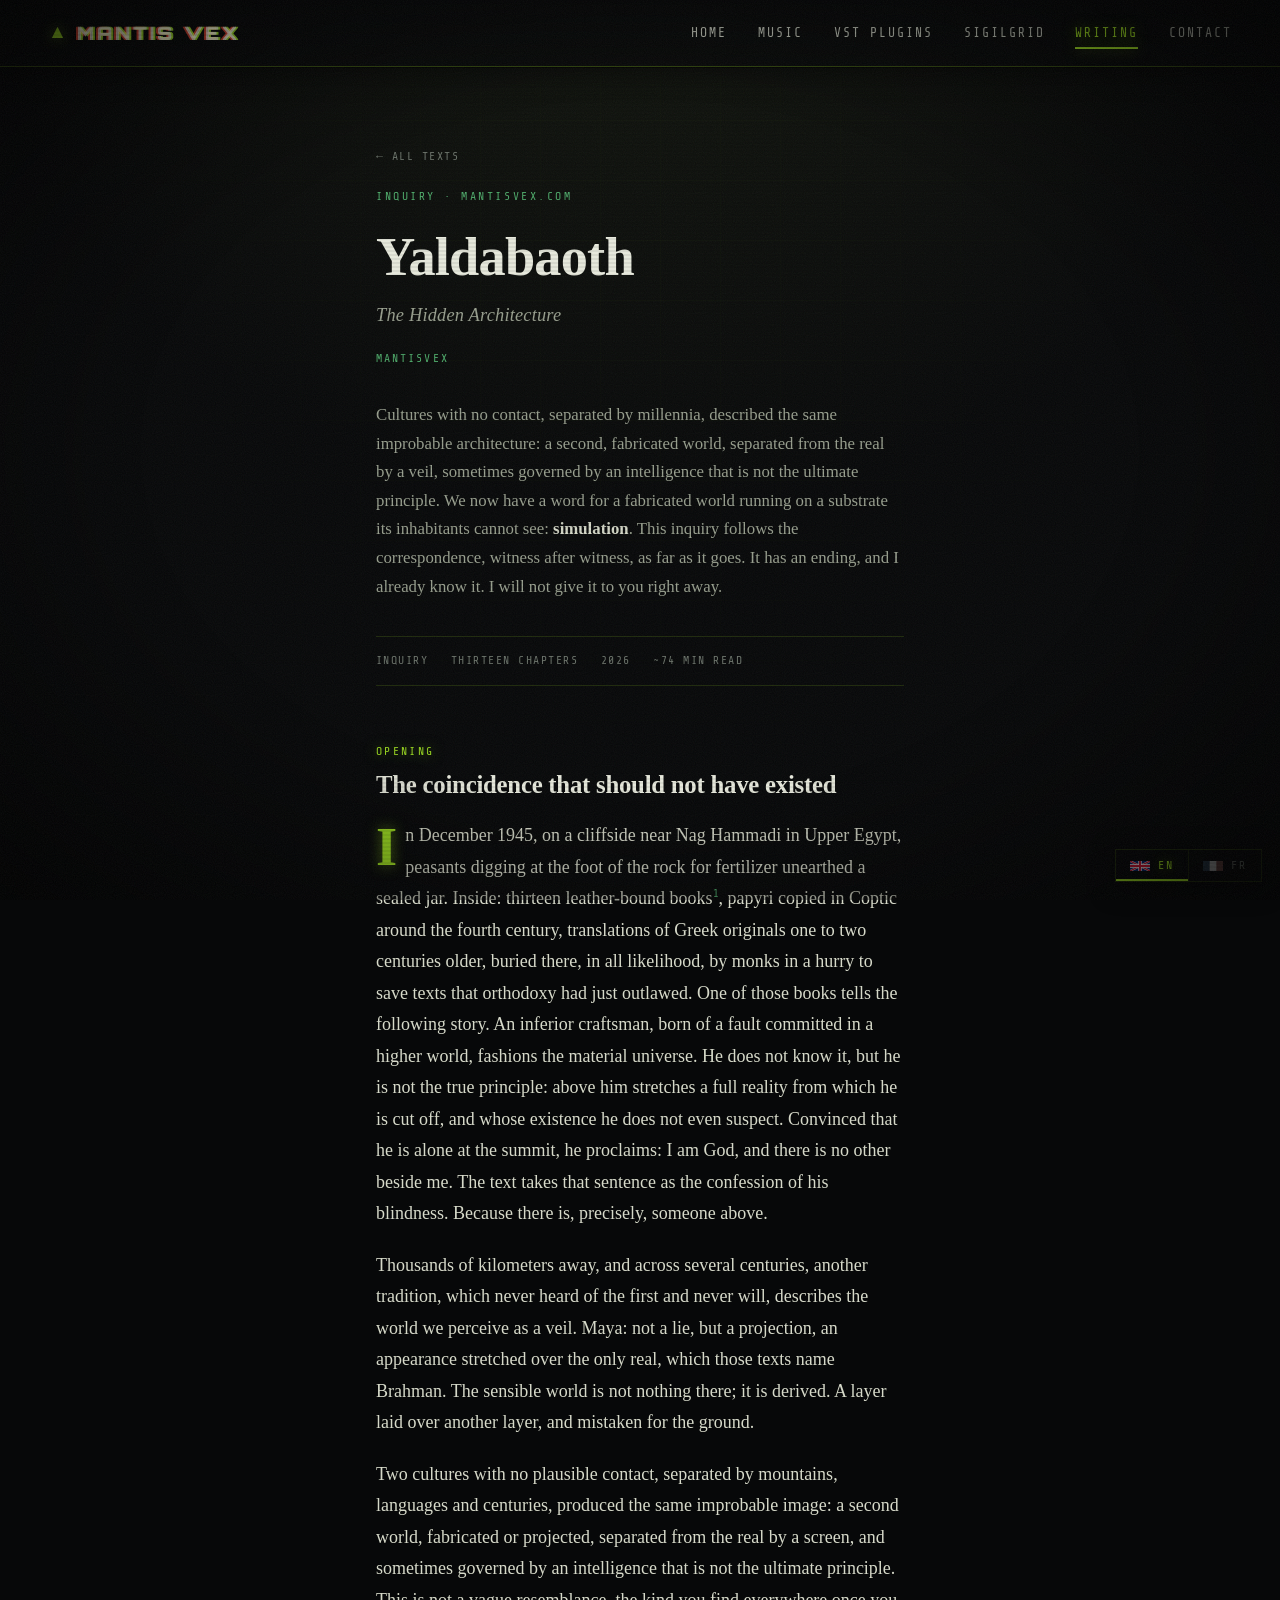
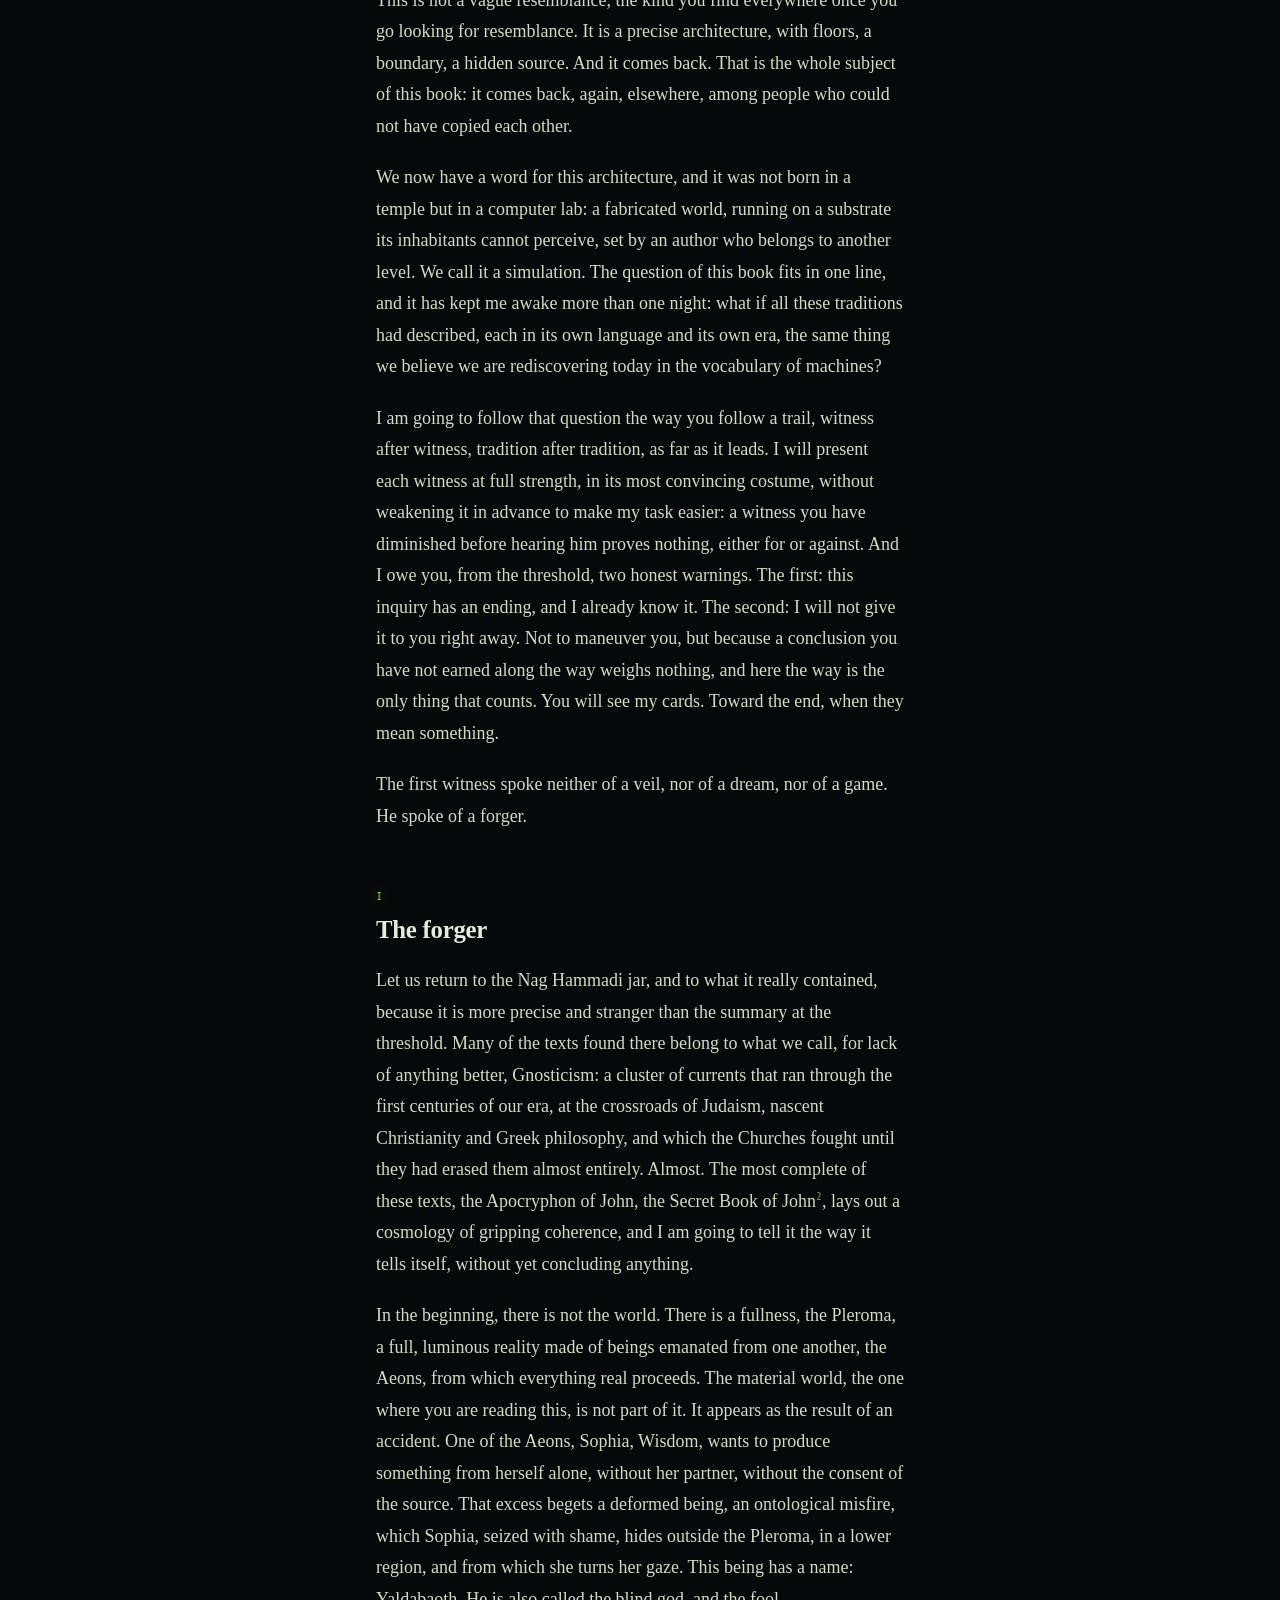
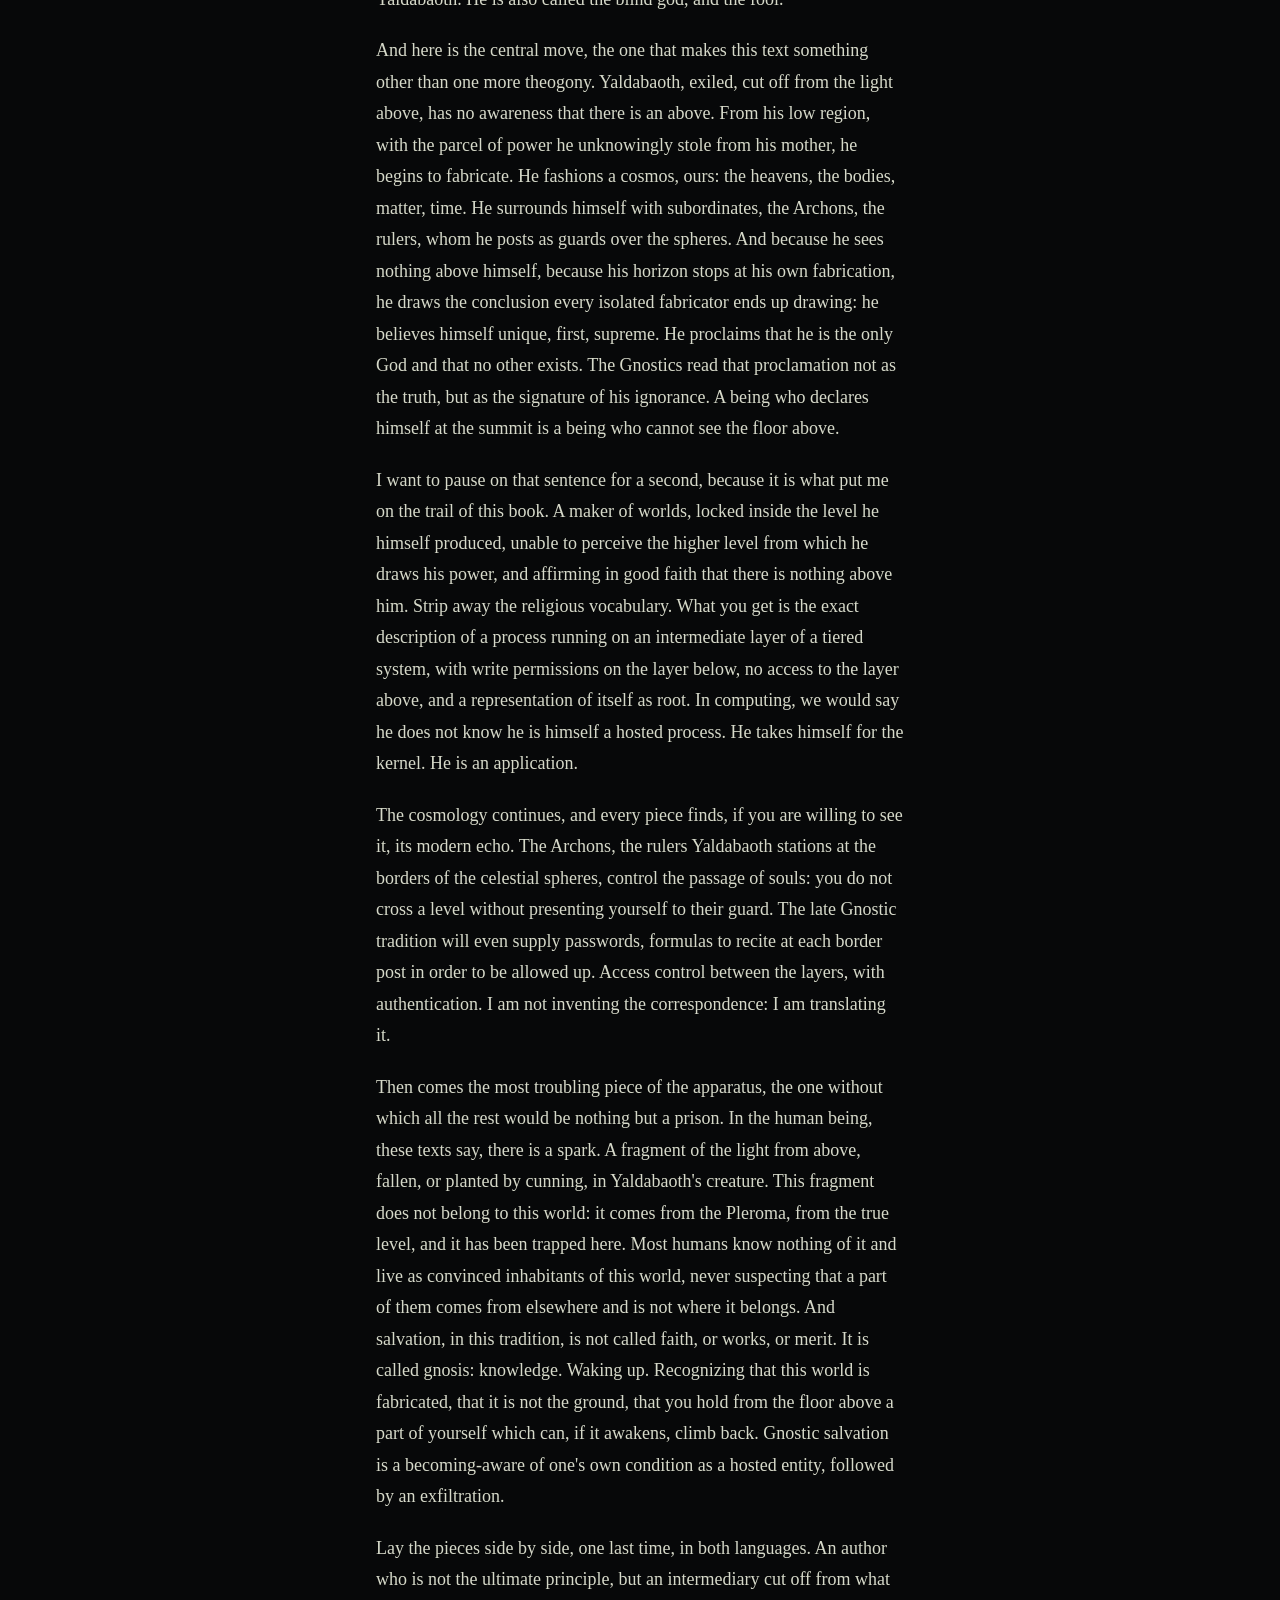
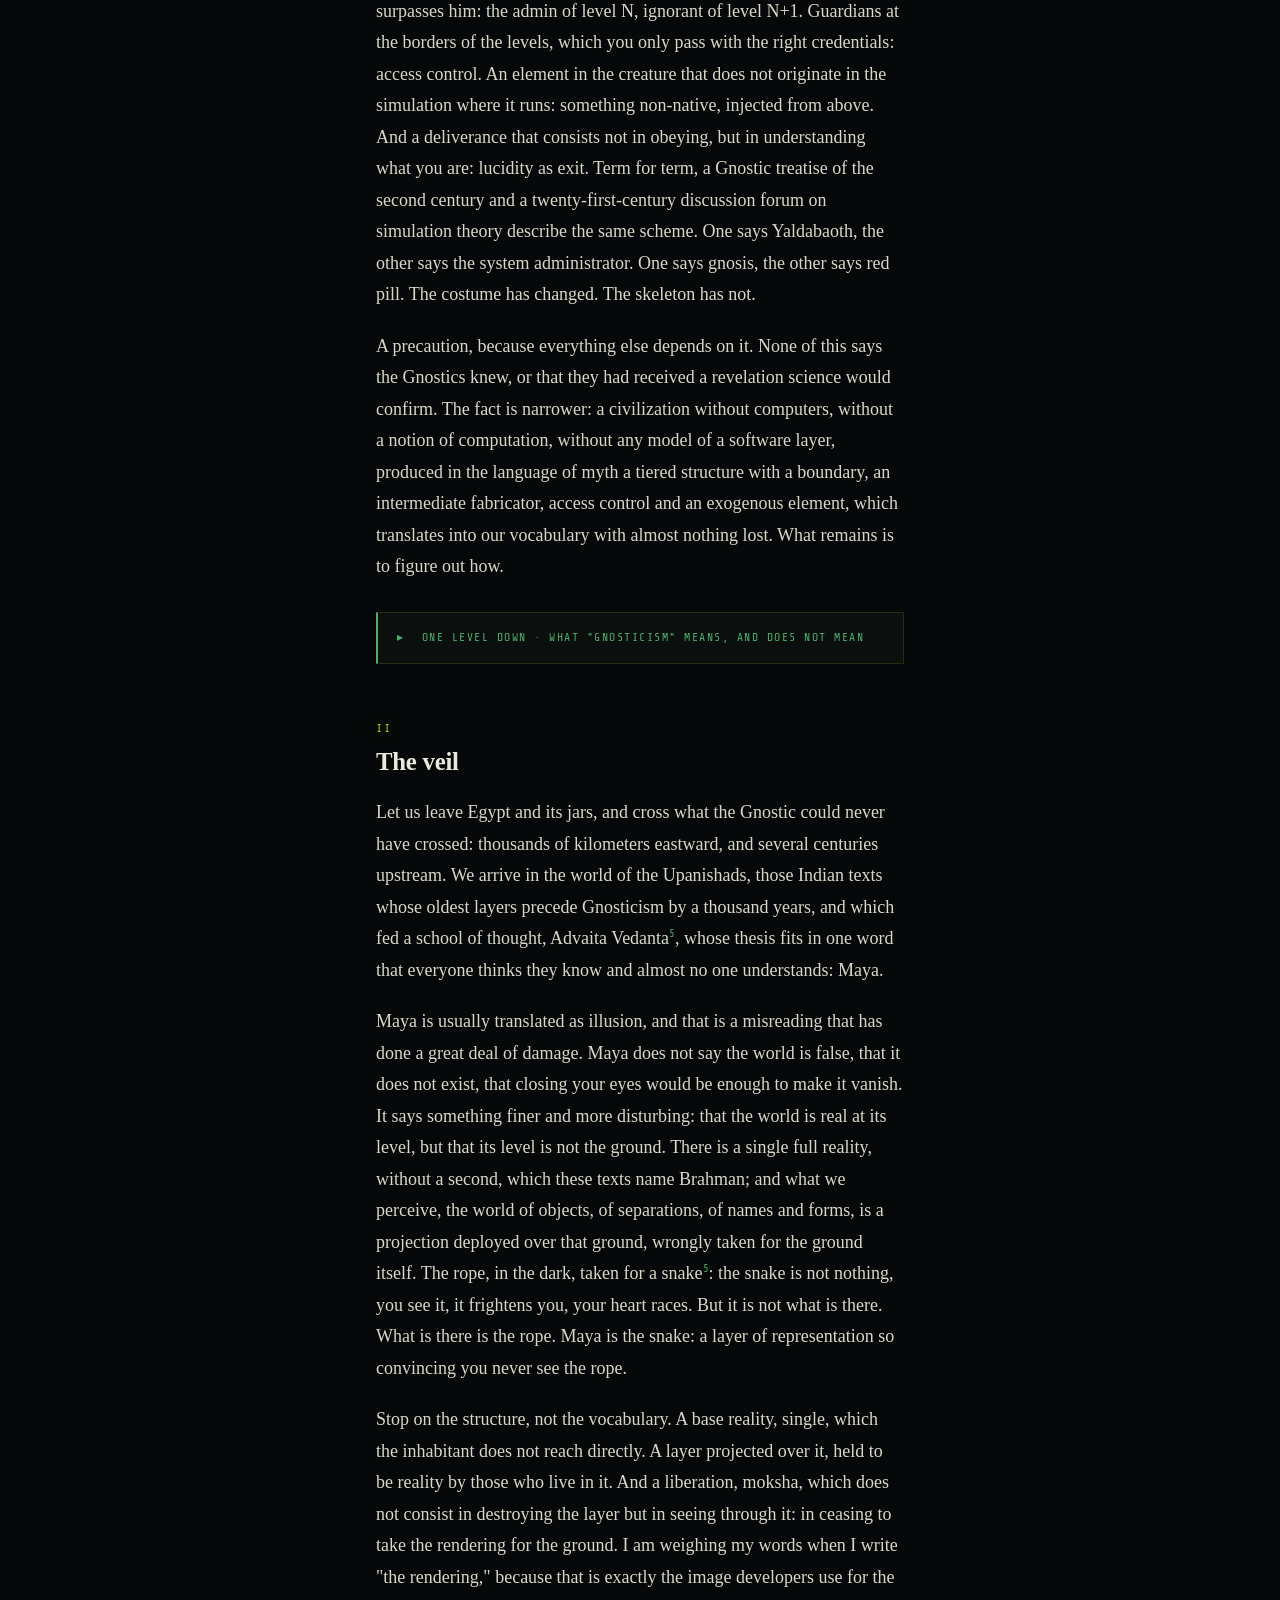
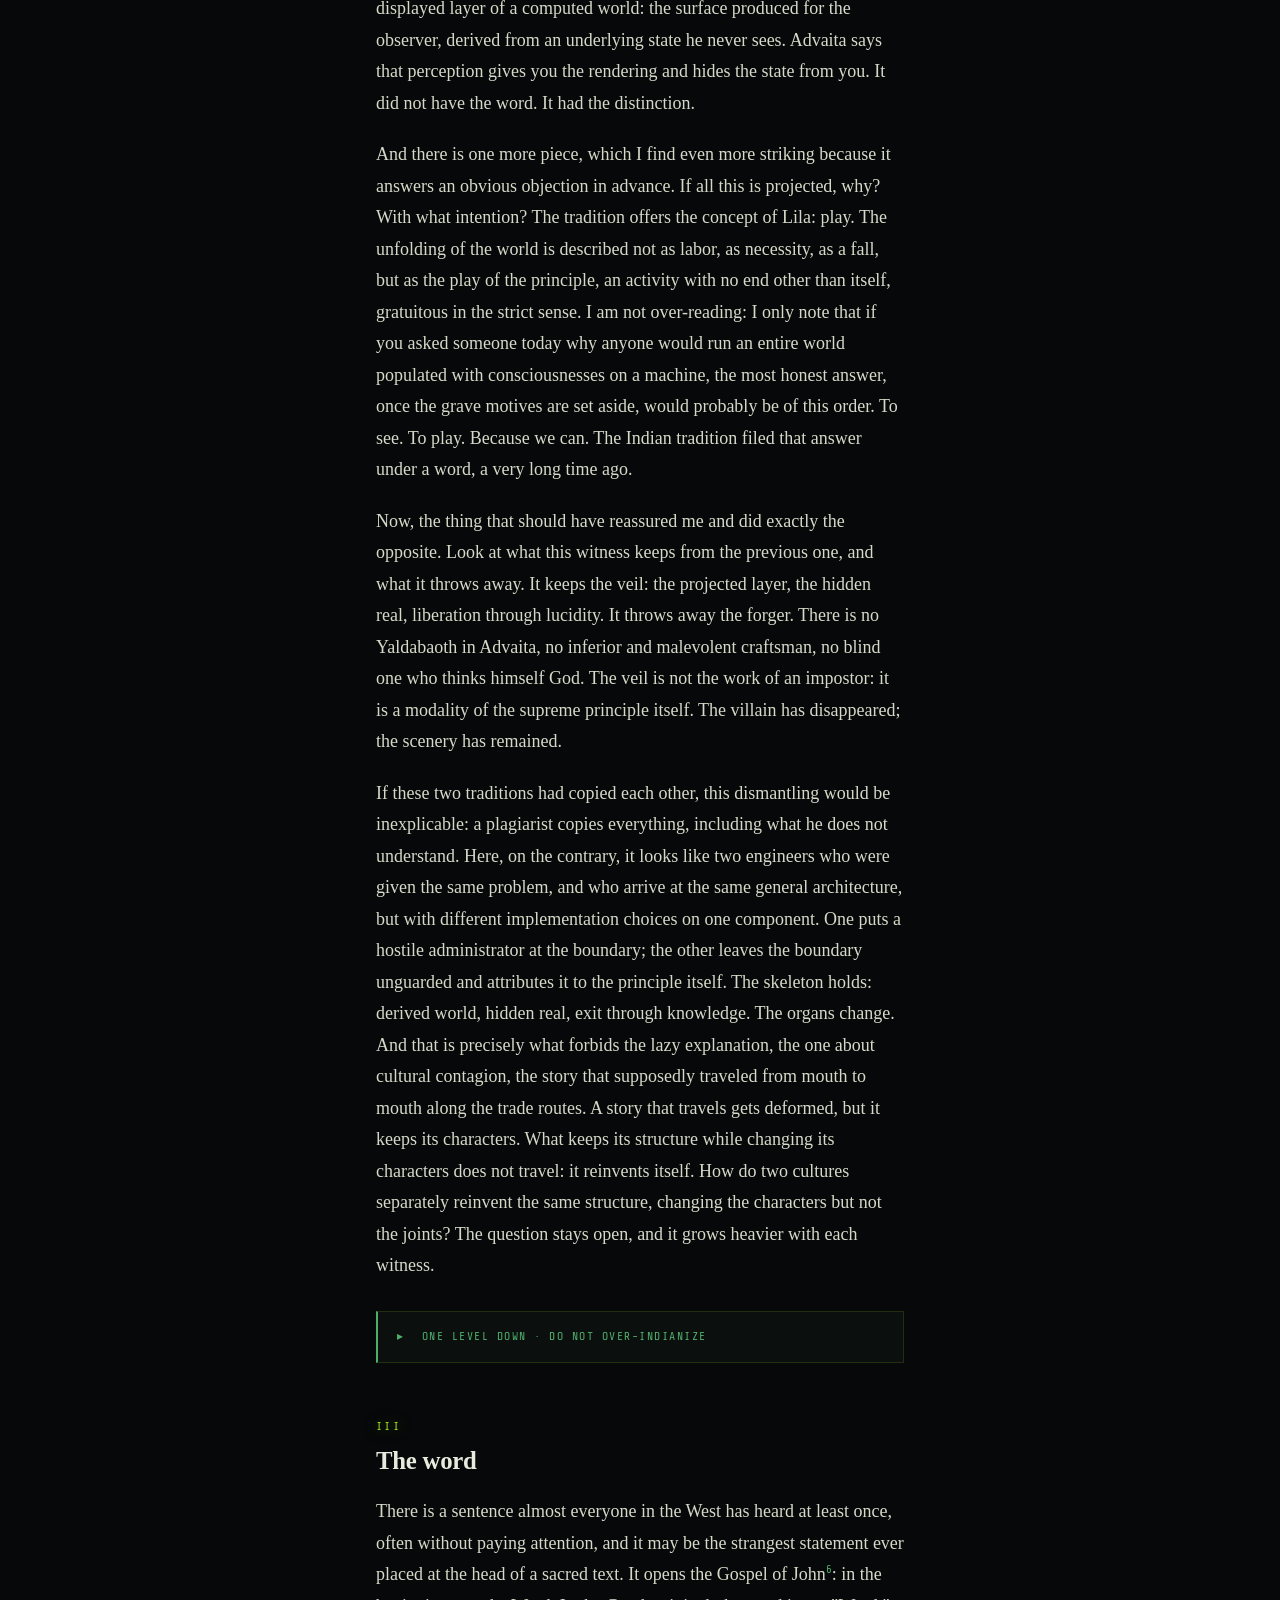
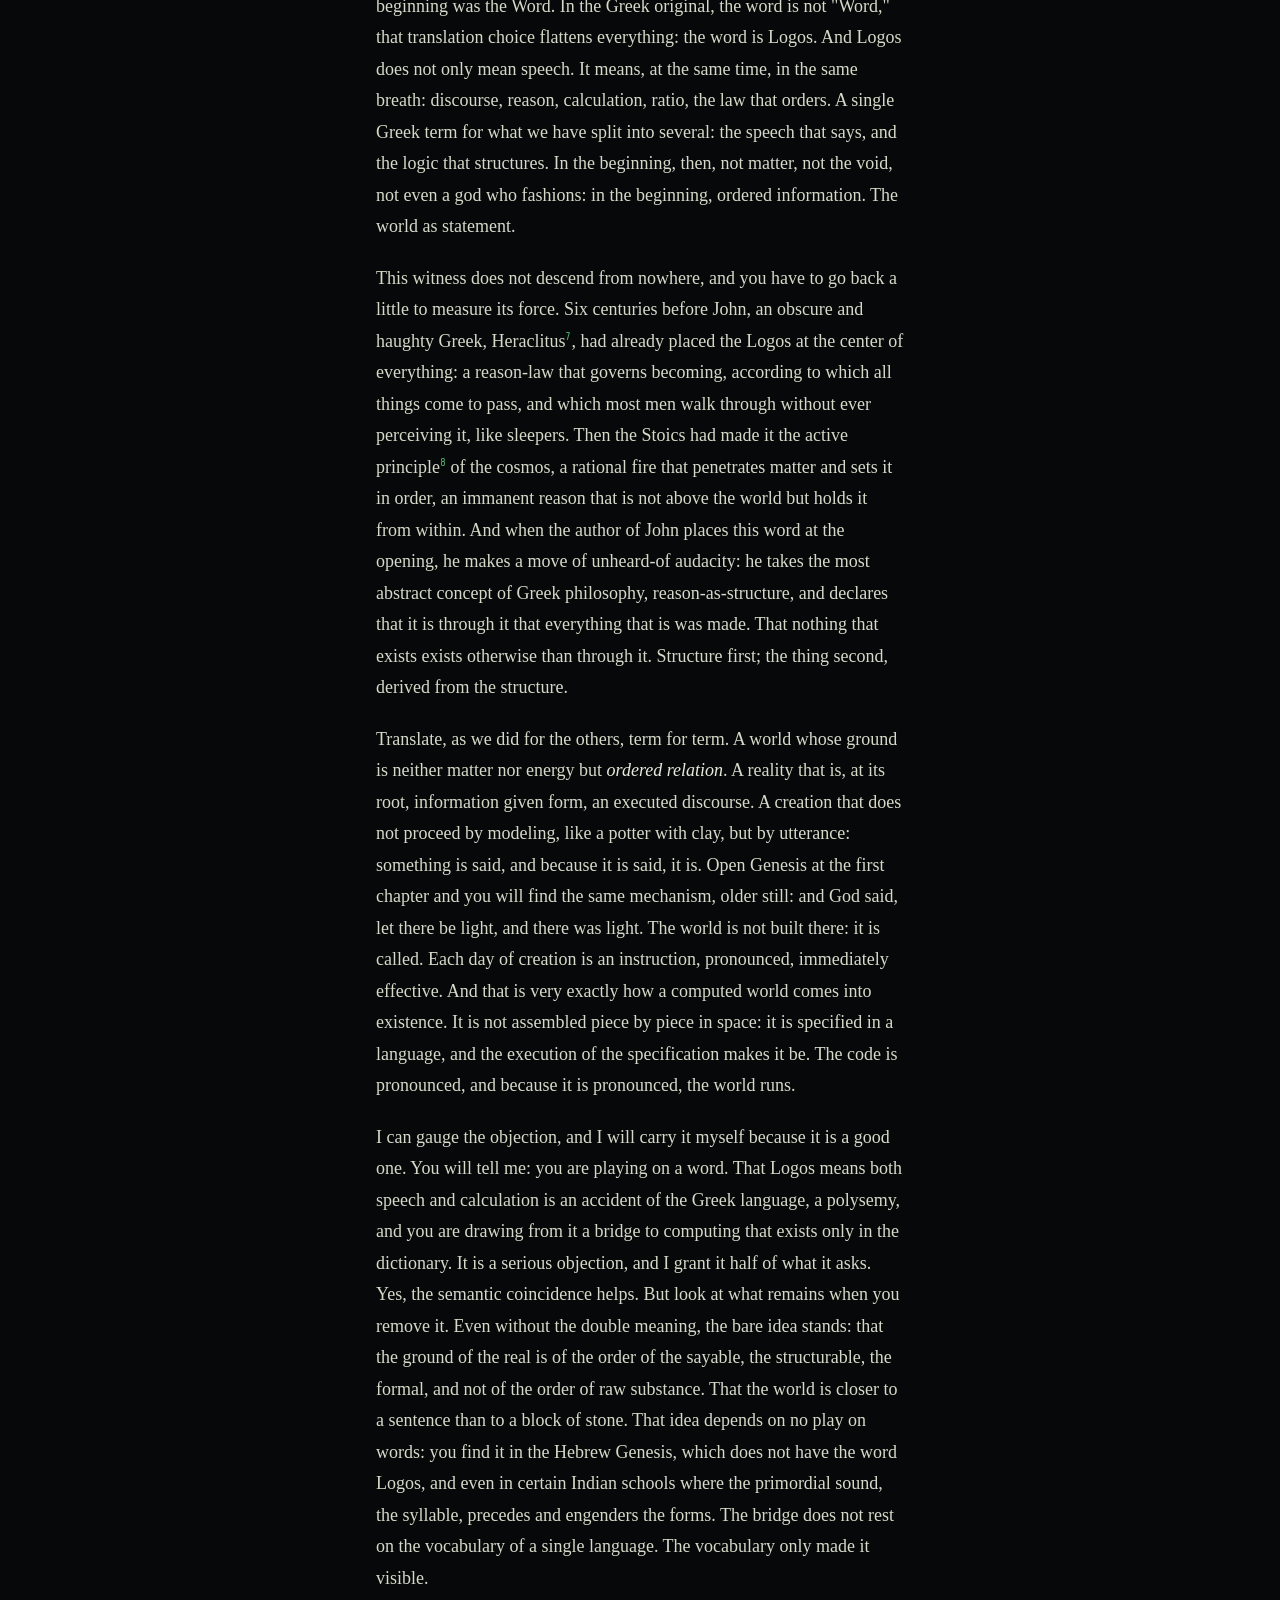
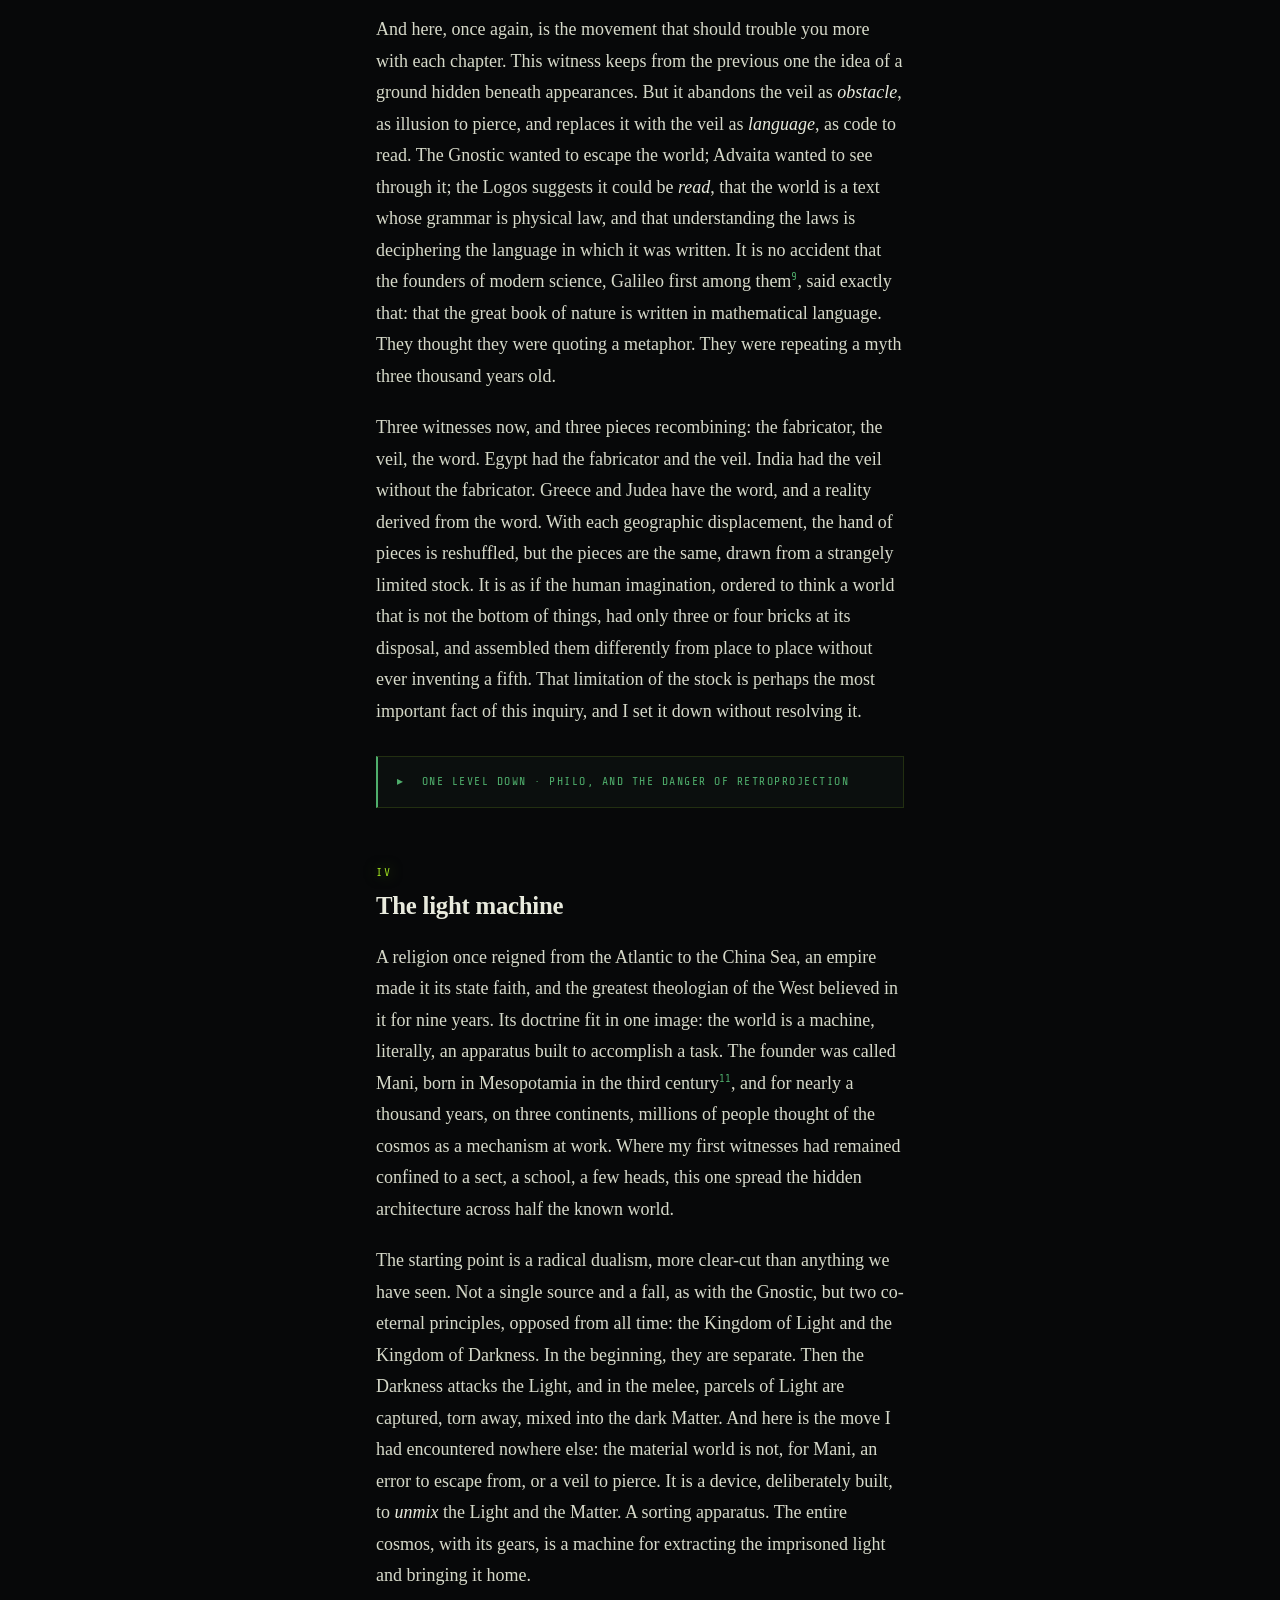
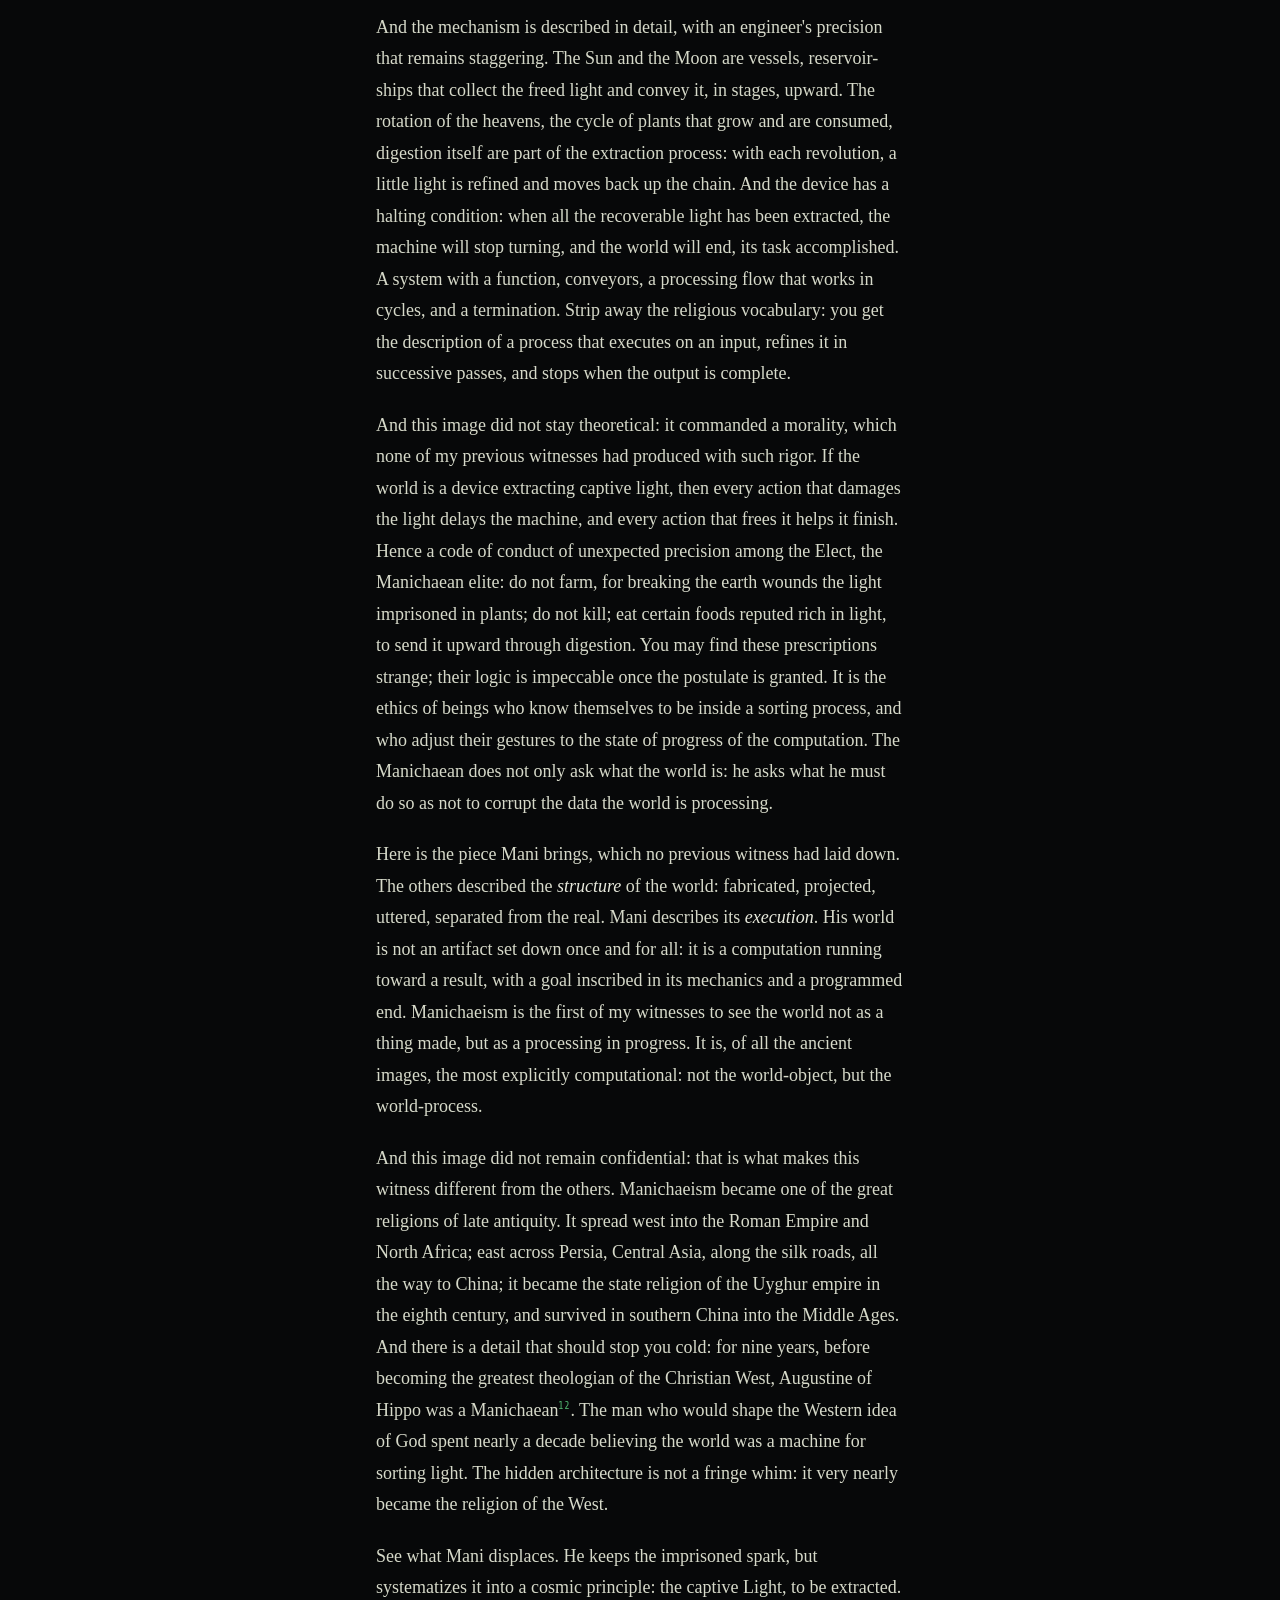
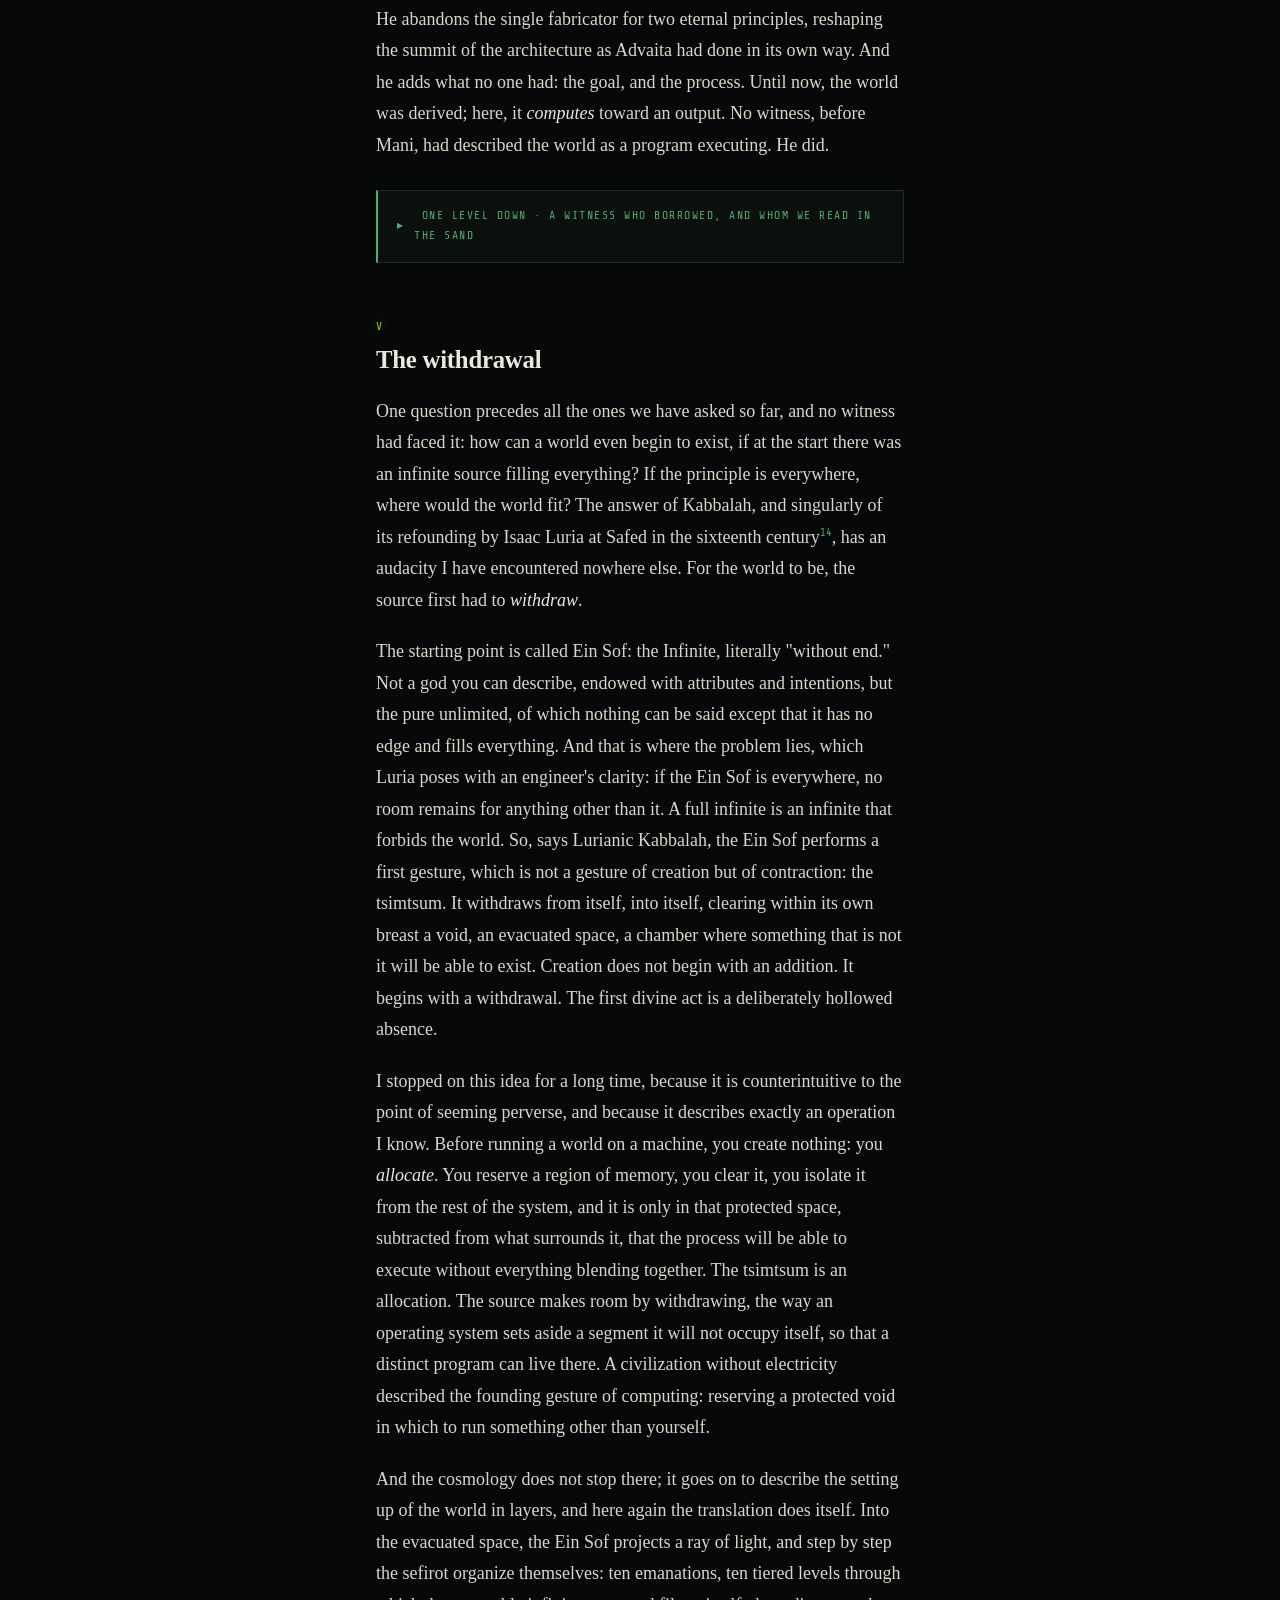
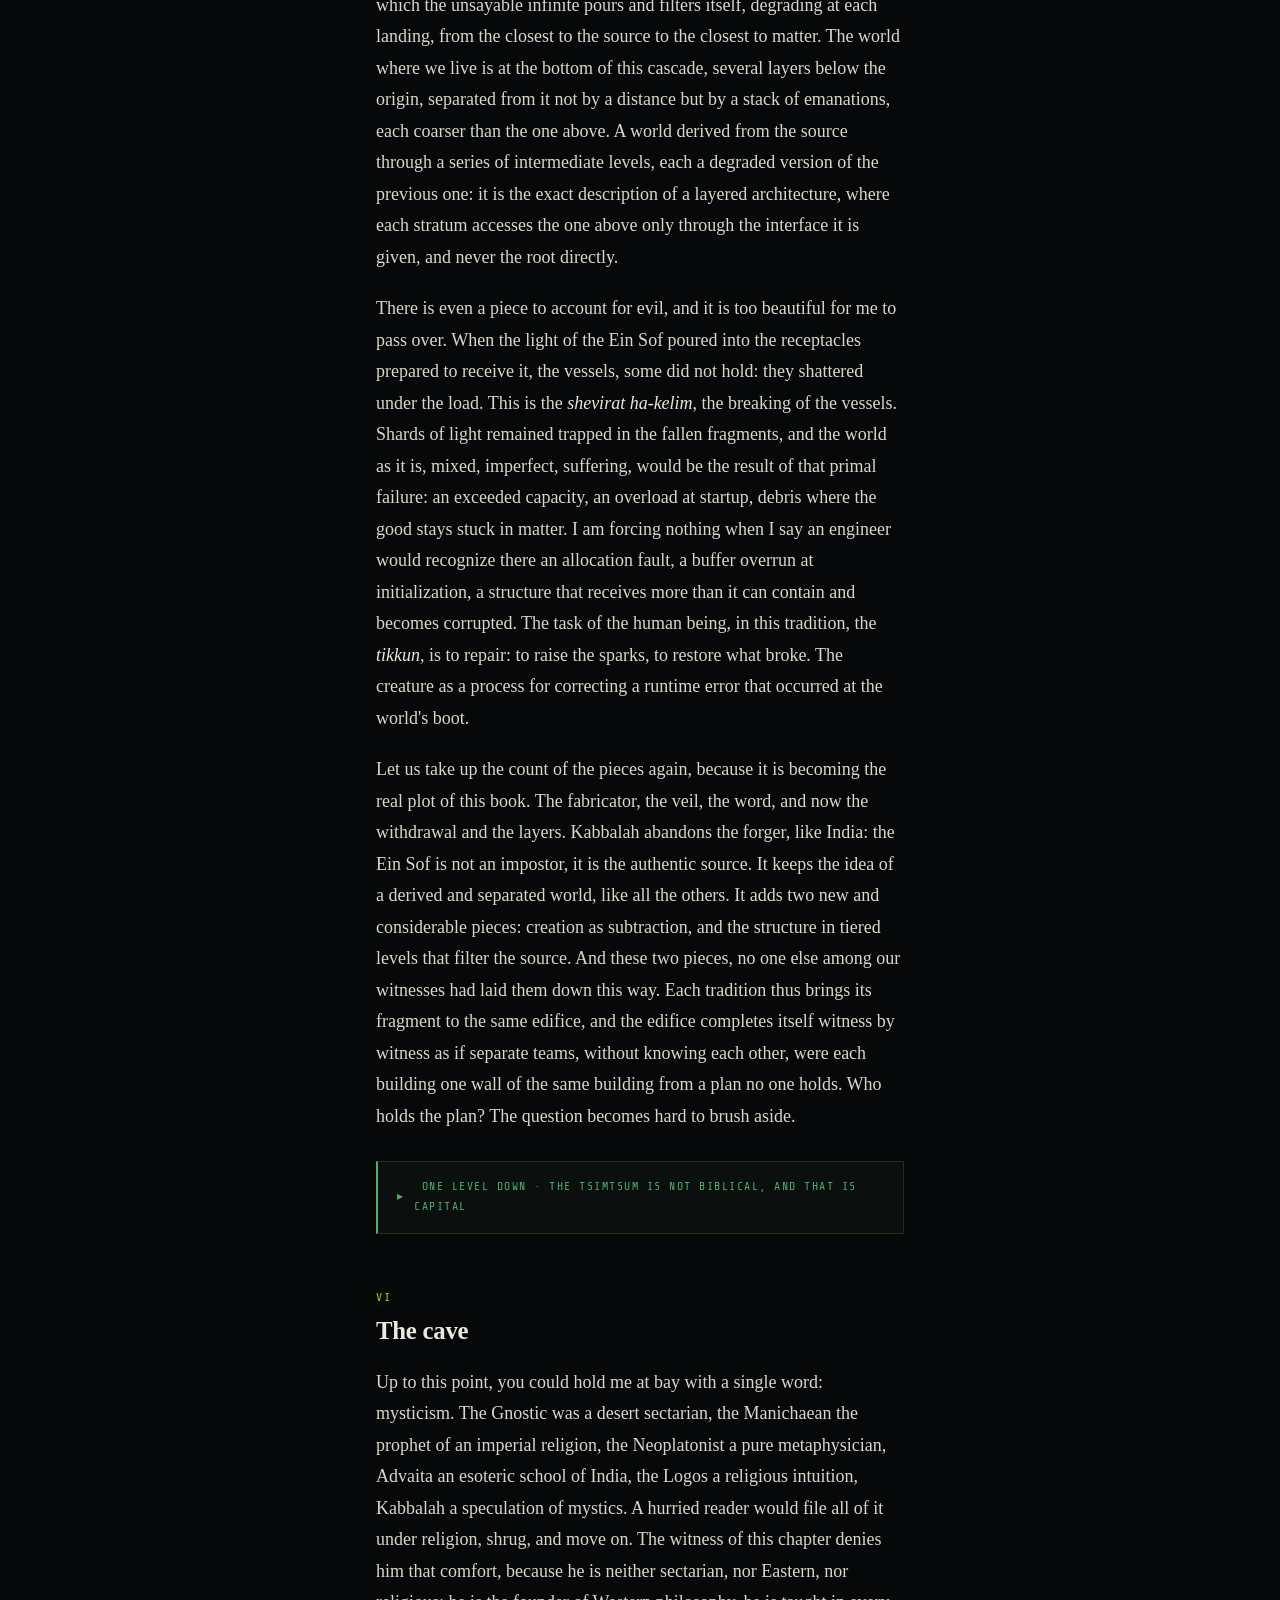
<file: writing/yaldabaoth/index.html>
<!DOCTYPE html>
<html lang="en">
<head>
  <meta charset="UTF-8" />
  <meta name="viewport" content="width=device-width, initial-scale=1.0" />
  <title>Yaldabaoth // MANTIS VEX</title>
  <meta name="description" content="Cultures with no contact, separated by millennia, described the same improbable architecture: a fabricated second world, separated from the real by a veil. An inquiry in thirteen chapters, from the Gnostics to modern physics, followed as far as it goes. Read it in English or in French." />
  <meta name="theme-color" content="#070809" />

  <!-- Open Graph -->
  <meta property="og:type" content="article" />
  <meta property="og:title" content="Yaldabaoth // MANTIS VEX" />
  <meta property="og:description" content="Cultures with no contact described the same improbable architecture. An inquiry in thirteen chapters. EN / FR." />
  <meta property="og:image" content="../../assets/og-image.svg" />

  <link rel="icon" type="image/svg+xml" href="../../assets/favicon.svg" />
  <link rel="preconnect" href="https://fonts.googleapis.com" />
  <link rel="preconnect" href="https://fonts.gstatic.com" crossorigin />
  <link href="https://fonts.googleapis.com/css2?family=Orbitron:wght@500;700;900&family=Rajdhani:wght@400;500;600;700&family=Share+Tech+Mono&display=swap" rel="stylesheet" />
  <link rel="stylesheet" href="../../css/styles.css?v=4" />
</head>
<body data-page="writing">
  <div class="scanlines" aria-hidden="true"></div>
  <div class="grid-bg" aria-hidden="true"></div>
  <div class="noise" aria-hidden="true"></div>
  <div class="essay-progress" id="progress" aria-hidden="true"></div>

  <header class="nav" id="nav">
    <a href="../../" class="nav__brand" aria-label="Mantis Vex home">
      <span class="nav__mark">▲</span>
      <span class="nav__name glitch" data-text="MANTIS VEX">MANTIS VEX</span>
    </a>
    <button class="nav__toggle" aria-label="Toggle menu" aria-expanded="false">
      <span></span><span></span><span></span>
    </button>
    <nav class="nav__links">
      <a href="../../">HOME</a>
      <a href="../../#listen">MUSIC</a>
      <a href="../../vst/">VST PLUGINS</a>
      <a href="../../sigilgrid/">SIGILGRID</a>
      <a href="../" class="is-active">WRITING</a>
      <a href="../../#contact">CONTACT</a>
    </nav>
  </header>

  <!-- ============ ENGLISH ============ -->
  <article class="essay" id="essay-en" lang="en">

  <p class="essay-back"><a href="../">← All texts</a></p>

  <header>
    <p class="eyebrow">Inquiry · mantisvex.com</p>
    <h1>Yaldabaoth</h1>
    <p class="subtitle">The Hidden Architecture</p>
    <p class="byline">MantisVex</p>
    <p class="dek">Cultures with no contact, separated by millennia, described the same improbable architecture: a second, fabricated world, separated from the real by a veil, sometimes governed by an intelligence that is not the ultimate principle. We now have a word for a fabricated world running on a substrate its inhabitants cannot see: <strong>simulation</strong>. This inquiry follows the correspondence, witness after witness, as far as it goes. It has an ending, and I already know it. I will not give it to you right away.</p>
    <div class="runin">
      <span>Inquiry</span>
      <span>Thirteen chapters</span>
      <span>2026</span>
      <span>~74 min read</span>
    </div>
  </header>

  <!-- OPENING -->
  <section>
    <span class="marker">OPENING</span>
    <h2>The coincidence that should not have existed</h2>

    <p class="lede">In December 1945, on a cliffside near Nag Hammadi in Upper Egypt, peasants digging at the foot of the rock for fertilizer unearthed a sealed jar. Inside: thirteen leather-bound books<sup class="ref"><a href="#en-ref1">1</a></sup>, papyri copied in Coptic around the fourth century, translations of Greek originals one to two centuries older, buried there, in all likelihood, by monks in a hurry to save texts that orthodoxy had just outlawed. One of those books tells the following story. An inferior craftsman, born of a fault committed in a higher world, fashions the material universe. He does not know it, but he is not the true principle: above him stretches a full reality from which he is cut off, and whose existence he does not even suspect. Convinced that he is alone at the summit, he proclaims: I am God, and there is no other beside me. The text takes that sentence as the confession of his blindness. Because there is, precisely, someone above.</p>

    <p>Thousands of kilometers away, and across several centuries, another tradition, which never heard of the first and never will, describes the world we perceive as a veil. Maya: not a lie, but a projection, an appearance stretched over the only real, which those texts name Brahman. The sensible world is not nothing there; it is derived. A layer laid over another layer, and mistaken for the ground.</p>

    <p>Two cultures with no plausible contact, separated by mountains, languages and centuries, produced the same improbable image: a second world, fabricated or projected, separated from the real by a screen, and sometimes governed by an intelligence that is not the ultimate principle. This is not a vague resemblance, the kind you find everywhere once you go looking for resemblance. It is a precise architecture, with floors, a boundary, a hidden source. And it comes back. That is the whole subject of this book: it comes back, again, elsewhere, among people who could not have copied each other.</p>

    <p>We now have a word for this architecture, and it was not born in a temple but in a computer lab: a fabricated world, running on a substrate its inhabitants cannot perceive, set by an author who belongs to another level. We call it a simulation. The question of this book fits in one line, and it has kept me awake more than one night: what if all these traditions had described, each in its own language and its own era, the same thing we believe we are rediscovering today in the vocabulary of machines?</p>

    <p>I am going to follow that question the way you follow a trail, witness after witness, tradition after tradition, as far as it leads. I will present each witness at full strength, in its most convincing costume, without weakening it in advance to make my task easier: a witness you have diminished before hearing him proves nothing, either for or against. And I owe you, from the threshold, two honest warnings. The first: this inquiry has an ending, and I already know it. The second: I will not give it to you right away. Not to maneuver you, but because a conclusion you have not earned along the way weighs nothing, and here the way is the only thing that counts. You will see my cards. Toward the end, when they mean something.</p>

    <p>The first witness spoke neither of a veil, nor of a dream, nor of a game. He spoke of a forger.</p>
  </section>

  <!-- CHAPTER I -->
  <section>
    <span class="marker">I</span>
    <h2>The forger</h2>

    <p>Let us return to the Nag Hammadi jar, and to what it really contained, because it is more precise and stranger than the summary at the threshold. Many of the texts found there belong to what we call, for lack of anything better, Gnosticism: a cluster of currents that ran through the first centuries of our era, at the crossroads of Judaism, nascent Christianity and Greek philosophy, and which the Churches fought until they had erased them almost entirely. Almost. The most complete of these texts, the Apocryphon of John, the Secret Book of John<sup class="ref"><a href="#en-ref2">2</a></sup>, lays out a cosmology of gripping coherence, and I am going to tell it the way it tells itself, without yet concluding anything.</p>

    <p>In the beginning, there is not the world. There is a fullness, the Pleroma, a full, luminous reality made of beings emanated from one another, the Aeons, from which everything real proceeds. The material world, the one where you are reading this, is not part of it. It appears as the result of an accident. One of the Aeons, Sophia, Wisdom, wants to produce something from herself alone, without her partner, without the consent of the source. That excess begets a deformed being, an ontological misfire, which Sophia, seized with shame, hides outside the Pleroma, in a lower region, and from which she turns her gaze. This being has a name: Yaldabaoth. He is also called the blind god, and the fool.</p>

    <p>And here is the central move, the one that makes this text something other than one more theogony. Yaldabaoth, exiled, cut off from the light above, has no awareness that there is an above. From his low region, with the parcel of power he unknowingly stole from his mother, he begins to fabricate. He fashions a cosmos, ours: the heavens, the bodies, matter, time. He surrounds himself with subordinates, the Archons, the rulers, whom he posts as guards over the spheres. And because he sees nothing above himself, because his horizon stops at his own fabrication, he draws the conclusion every isolated fabricator ends up drawing: he believes himself unique, first, supreme. He proclaims that he is the only God and that no other exists. The Gnostics read that proclamation not as the truth, but as the signature of his ignorance. A being who declares himself at the summit is a being who cannot see the floor above.</p>

    <p>I want to pause on that sentence for a second, because it is what put me on the trail of this book. A maker of worlds, locked inside the level he himself produced, unable to perceive the higher level from which he draws his power, and affirming in good faith that there is nothing above him. Strip away the religious vocabulary. What you get is the exact description of a process running on an intermediate layer of a tiered system, with write permissions on the layer below, no access to the layer above, and a representation of itself as root. In computing, we would say he does not know he is himself a hosted process. He takes himself for the kernel. He is an application.</p>

    <p>The cosmology continues, and every piece finds, if you are willing to see it, its modern echo. The Archons, the rulers Yaldabaoth stations at the borders of the celestial spheres, control the passage of souls: you do not cross a level without presenting yourself to their guard. The late Gnostic tradition will even supply passwords, formulas to recite at each border post in order to be allowed up. Access control between the layers, with authentication. I am not inventing the correspondence: I am translating it.</p>

    <p>Then comes the most troubling piece of the apparatus, the one without which all the rest would be nothing but a prison. In the human being, these texts say, there is a spark. A fragment of the light from above, fallen, or planted by cunning, in Yaldabaoth's creature. This fragment does not belong to this world: it comes from the Pleroma, from the true level, and it has been trapped here. Most humans know nothing of it and live as convinced inhabitants of this world, never suspecting that a part of them comes from elsewhere and is not where it belongs. And salvation, in this tradition, is not called faith, or works, or merit. It is called gnosis: knowledge. Waking up. Recognizing that this world is fabricated, that it is not the ground, that you hold from the floor above a part of yourself which can, if it awakens, climb back. Gnostic salvation is a becoming-aware of one's own condition as a hosted entity, followed by an exfiltration.</p>

    <p>Lay the pieces side by side, one last time, in both languages. An author who is not the ultimate principle, but an intermediary cut off from what surpasses him: the admin of level N, ignorant of level N+1. Guardians at the borders of the levels, which you only pass with the right credentials: access control. An element in the creature that does not originate in the simulation where it runs: something non-native, injected from above. And a deliverance that consists not in obeying, but in understanding what you are: lucidity as exit. Term for term, a Gnostic treatise of the second century and a twenty-first-century discussion forum on simulation theory describe the same scheme. One says Yaldabaoth, the other says the system administrator. One says gnosis, the other says red pill. The costume has changed. The skeleton has not.</p>

    <p>A precaution, because everything else depends on it. None of this says the Gnostics knew, or that they had received a revelation science would confirm. The fact is narrower: a civilization without computers, without a notion of computation, without any model of a software layer, produced in the language of myth a tiered structure with a boundary, an intermediate fabricator, access control and an exogenous element, which translates into our vocabulary with almost nothing lost. What remains is to figure out how.</p>

    <details class="layer">
      <summary><span class="chev">▸</span>&nbsp;one level down · what "Gnosticism" means, and does not mean</summary>
      <div class="layer-body">
        <p>A methodological scruple, starting with the first witness, because it will hold for all the following ones. "Gnosticism" is a modern term, coined in the seventeenth century and generalized in the nineteenth, which lumps together very diverse currents (Sethians, Valentinians, and others) that their contemporaries did not necessarily group together. Some scholars find the word so elastic they would like to abandon it. I use it here as a convenience, knowing that it flattens real differences.</p>
        <p>Second precaution: before 1945, most of what we knew of Gnosticism came from its adversaries, the Christian heresiologists like Irenaeus of Lyon<sup class="ref"><a href="#en-ref3">3</a></sup>, who quoted it in order to refute it. Hostile sources, in other words. The Nag Hammadi discovery changed the game by delivering the texts in their own voice, but the reconstruction remains a work of scholarship, not a transparent reading. A word, while we are at it, about the discovery scene itself: the novelistic account (the jar broken with a blow of the mattock, the fear of the jinn, the pages burned in the oven by the mother) comes from late interviews and specialists today regard it as uncertain. I summarized it at the threshold because it is too beautiful not to be told; I flag it here because a book that checks the identity papers of its exhibits must also check those of its legends. The classic synthesis, Hans Jonas's<sup class="ref"><a href="#en-ref4">4</a></sup>, insists on a point I am holding in reserve for the end of this book: Gnosticism starts from a feeling, that of being a stranger in the world, an exile who does not recognize himself in the place where he finds himself. Remember that detail. It will only really speak in the last chapter.</p>
      </div>
    </details>
  </section>

  <!-- CHAPTER II -->
  <section>
    <span class="marker">II</span>
    <h2>The veil</h2>

    <p>Let us leave Egypt and its jars, and cross what the Gnostic could never have crossed: thousands of kilometers eastward, and several centuries upstream. We arrive in the world of the Upanishads, those Indian texts whose oldest layers precede Gnosticism by a thousand years, and which fed a school of thought, Advaita Vedanta<sup class="ref"><a href="#en-ref5">5</a></sup>, whose thesis fits in one word that everyone thinks they know and almost no one understands: Maya.</p>

    <p>Maya is usually translated as illusion, and that is a misreading that has done a great deal of damage. Maya does not say the world is false, that it does not exist, that closing your eyes would be enough to make it vanish. It says something finer and more disturbing: that the world is real at its level, but that its level is not the ground. There is a single full reality, without a second, which these texts name Brahman; and what we perceive, the world of objects, of separations, of names and forms, is a projection deployed over that ground, wrongly taken for the ground itself. The rope, in the dark, taken for a snake<sup class="ref"><a href="#en-ref5">5</a></sup>: the snake is not nothing, you see it, it frightens you, your heart races. But it is not what is there. What is there is the rope. Maya is the snake: a layer of representation so convincing you never see the rope.</p>

    <p>Stop on the structure, not the vocabulary. A base reality, single, which the inhabitant does not reach directly. A layer projected over it, held to be reality by those who live in it. And a liberation, moksha, which does not consist in destroying the layer but in seeing through it: in ceasing to take the rendering for the ground. I am weighing my words when I write "the rendering," because that is exactly the image developers use for the displayed layer of a computed world: the surface produced for the observer, derived from an underlying state he never sees. Advaita says that perception gives you the rendering and hides the state from you. It did not have the word. It had the distinction.</p>

    <p>And there is one more piece, which I find even more striking because it answers an obvious objection in advance. If all this is projected, why? With what intention? The tradition offers the concept of Lila: play. The unfolding of the world is described not as labor, as necessity, as a fall, but as the play of the principle, an activity with no end other than itself, gratuitous in the strict sense. I am not over-reading: I only note that if you asked someone today why anyone would run an entire world populated with consciousnesses on a machine, the most honest answer, once the grave motives are set aside, would probably be of this order. To see. To play. Because we can. The Indian tradition filed that answer under a word, a very long time ago.</p>

    <p>Now, the thing that should have reassured me and did exactly the opposite. Look at what this witness keeps from the previous one, and what it throws away. It keeps the veil: the projected layer, the hidden real, liberation through lucidity. It throws away the forger. There is no Yaldabaoth in Advaita, no inferior and malevolent craftsman, no blind one who thinks himself God. The veil is not the work of an impostor: it is a modality of the supreme principle itself. The villain has disappeared; the scenery has remained.</p>

    <p>If these two traditions had copied each other, this dismantling would be inexplicable: a plagiarist copies everything, including what he does not understand. Here, on the contrary, it looks like two engineers who were given the same problem, and who arrive at the same general architecture, but with different implementation choices on one component. One puts a hostile administrator at the boundary; the other leaves the boundary unguarded and attributes it to the principle itself. The skeleton holds: derived world, hidden real, exit through knowledge. The organs change. And that is precisely what forbids the lazy explanation, the one about cultural contagion, the story that supposedly traveled from mouth to mouth along the trade routes. A story that travels gets deformed, but it keeps its characters. What keeps its structure while changing its characters does not travel: it reinvents itself. How do two cultures separately reinvent the same structure, changing the characters but not the joints? The question stays open, and it grows heavier with each witness.</p>

    <details class="layer">
      <summary><span class="chev">▸</span>&nbsp;one level down · do not over-Indianize</summary>
      <div class="layer-body">
        <p>A scruple symmetrical to the previous chapter's. Advaita Vedanta, systematized by Shankara around the eighth century<sup class="ref"><a href="#en-ref5">5</a></sup>, is not "the" thought of India: it is one school among others, and one of the most nondualist. Other currents, including within Vedanta, contest precisely this reading of Maya, and defend a far more substantial world. Taking Advaita for all of India would be the mirror image of the mistake that would take one desert sect for all of early Christianity. I am choosing the sharpest witness, knowing that he is a chosen witness.</p>
        <p>Note that phrase, "chosen witness." Twice already, I have kept from a tradition the version that best served the pattern. That gesture will end up counting.</p>
      </div>
    </details>
  </section>

  <!-- CHAPTER III -->
  <section>
    <span class="marker">III</span>
    <h2>The word</h2>

    <p>There is a sentence almost everyone in the West has heard at least once, often without paying attention, and it may be the strangest statement ever placed at the head of a sacred text. It opens the Gospel of John<sup class="ref"><a href="#en-ref6">6</a></sup>: in the beginning was the Word. In the Greek original, the word is not "Word," that translation choice flattens everything: the word is Logos. And Logos does not only mean speech. It means, at the same time, in the same breath: discourse, reason, calculation, ratio, the law that orders. A single Greek term for what we have split into several: the speech that says, and the logic that structures. In the beginning, then, not matter, not the void, not even a god who fashions: in the beginning, ordered information. The world as statement.</p>

    <p>This witness does not descend from nowhere, and you have to go back a little to measure its force. Six centuries before John, an obscure and haughty Greek, Heraclitus<sup class="ref"><a href="#en-ref7">7</a></sup>, had already placed the Logos at the center of everything: a reason-law that governs becoming, according to which all things come to pass, and which most men walk through without ever perceiving it, like sleepers. Then the Stoics had made it the active principle<sup class="ref"><a href="#en-ref8">8</a></sup> of the cosmos, a rational fire that penetrates matter and sets it in order, an immanent reason that is not above the world but holds it from within. And when the author of John places this word at the opening, he makes a move of unheard-of audacity: he takes the most abstract concept of Greek philosophy, reason-as-structure, and declares that it is through it that everything that is was made. That nothing that exists exists otherwise than through it. Structure first; the thing second, derived from the structure.</p>

    <p>Translate, as we did for the others, term for term. A world whose ground is neither matter nor energy but <em>ordered relation</em>. A reality that is, at its root, information given form, an executed discourse. A creation that does not proceed by modeling, like a potter with clay, but by utterance: something is said, and because it is said, it is. Open Genesis at the first chapter and you will find the same mechanism, older still: and God said, let there be light, and there was light. The world is not built there: it is called. Each day of creation is an instruction, pronounced, immediately effective. And that is very exactly how a computed world comes into existence. It is not assembled piece by piece in space: it is specified in a language, and the execution of the specification makes it be. The code is pronounced, and because it is pronounced, the world runs.</p>

    <p>I can gauge the objection, and I will carry it myself because it is a good one. You will tell me: you are playing on a word. That Logos means both speech and calculation is an accident of the Greek language, a polysemy, and you are drawing from it a bridge to computing that exists only in the dictionary. It is a serious objection, and I grant it half of what it asks. Yes, the semantic coincidence helps. But look at what remains when you remove it. Even without the double meaning, the bare idea stands: that the ground of the real is of the order of the sayable, the structurable, the formal, and not of the order of raw substance. That the world is closer to a sentence than to a block of stone. That idea depends on no play on words: you find it in the Hebrew Genesis, which does not have the word Logos, and even in certain Indian schools where the primordial sound, the syllable, precedes and engenders the forms. The bridge does not rest on the vocabulary of a single language. The vocabulary only made it visible.</p>

    <p>And here, once again, is the movement that should trouble you more with each chapter. This witness keeps from the previous one the idea of a ground hidden beneath appearances. But it abandons the veil as <em>obstacle</em>, as illusion to pierce, and replaces it with the veil as <em>language</em>, as code to read. The Gnostic wanted to escape the world; Advaita wanted to see through it; the Logos suggests it could be <em>read</em>, that the world is a text whose grammar is physical law, and that understanding the laws is deciphering the language in which it was written. It is no accident that the founders of modern science, Galileo first among them<sup class="ref"><a href="#en-ref9">9</a></sup>, said exactly that: that the great book of nature is written in mathematical language. They thought they were quoting a metaphor. They were repeating a myth three thousand years old.</p>

    <p>Three witnesses now, and three pieces recombining: the fabricator, the veil, the word. Egypt had the fabricator and the veil. India had the veil without the fabricator. Greece and Judea have the word, and a reality derived from the word. With each geographic displacement, the hand of pieces is reshuffled, but the pieces are the same, drawn from a strangely limited stock. It is as if the human imagination, ordered to think a world that is not the bottom of things, had only three or four bricks at its disposal, and assembled them differently from place to place without ever inventing a fifth. That limitation of the stock is perhaps the most important fact of this inquiry, and I set it down without resolving it.</p>

    <details class="layer">
      <summary><span class="chev">▸</span>&nbsp;one level down · Philo, and the danger of retroprojection</summary>
      <div class="layer-body">
        <p>The link between the Greek Logos and the Johannine Logos is not a retrospective invention: it has a name, Philo of Alexandria<sup class="ref"><a href="#en-ref10">10</a></sup>, a Hellenized Jew of the first century who, a generation before the Gospel of John, had already made the Logos the intermediary between the transcendent God and the world, the instrument through which the inaccessible acts on the created. The filiation is therefore real and documented; I am not fabricating it.</p>
        <p>On the other hand, a danger stalks me, and it holds for the whole book: retroprojection. It is very easy to read "information" and "code" into texts that spoke of divine reason, because those words are in the air I breathe. Heraclitus was not thinking of a computer, that goes without saying. The honest question is not "was he thinking of a computer," the answer is no; it is "why does the structure he produced, without a computer, let itself be translated into our terms without forcing." The difference between those two questions is the whole difference between a delusional reading and an inquiry. I am trying to stay on the right side. The reader will judge, in the last chapter, whether I managed it.</p>
      </div>
    </details>
  </section>

  <!-- CHAPTER IV -->
  <section>
    <span class="marker">IV</span>
    <h2>The light machine</h2>

    <p>A religion once reigned from the Atlantic to the China Sea, an empire made it its state faith, and the greatest theologian of the West believed in it for nine years. Its doctrine fit in one image: the world is a machine, literally, an apparatus built to accomplish a task. The founder was called Mani, born in Mesopotamia in the third century<sup class="ref"><a href="#en-ref11">11</a></sup>, and for nearly a thousand years, on three continents, millions of people thought of the cosmos as a mechanism at work. Where my first witnesses had remained confined to a sect, a school, a few heads, this one spread the hidden architecture across half the known world.</p>

    <p>The starting point is a radical dualism, more clear-cut than anything we have seen. Not a single source and a fall, as with the Gnostic, but two co-eternal principles, opposed from all time: the Kingdom of Light and the Kingdom of Darkness. In the beginning, they are separate. Then the Darkness attacks the Light, and in the melee, parcels of Light are captured, torn away, mixed into the dark Matter. And here is the move I had encountered nowhere else: the material world is not, for Mani, an error to escape from, or a veil to pierce. It is a device, deliberately built, to <em>unmix</em> the Light and the Matter. A sorting apparatus. The entire cosmos, with its gears, is a machine for extracting the imprisoned light and bringing it home.</p>

    <p>And the mechanism is described in detail, with an engineer's precision that remains staggering. The Sun and the Moon are vessels, reservoir-ships that collect the freed light and convey it, in stages, upward. The rotation of the heavens, the cycle of plants that grow and are consumed, digestion itself are part of the extraction process: with each revolution, a little light is refined and moves back up the chain. And the device has a halting condition: when all the recoverable light has been extracted, the machine will stop turning, and the world will end, its task accomplished. A system with a function, conveyors, a processing flow that works in cycles, and a termination. Strip away the religious vocabulary: you get the description of a process that executes on an input, refines it in successive passes, and stops when the output is complete.</p>

    <p>And this image did not stay theoretical: it commanded a morality, which none of my previous witnesses had produced with such rigor. If the world is a device extracting captive light, then every action that damages the light delays the machine, and every action that frees it helps it finish. Hence a code of conduct of unexpected precision among the Elect, the Manichaean elite: do not farm, for breaking the earth wounds the light imprisoned in plants; do not kill; eat certain foods reputed rich in light, to send it upward through digestion. You may find these prescriptions strange; their logic is impeccable once the postulate is granted. It is the ethics of beings who know themselves to be inside a sorting process, and who adjust their gestures to the state of progress of the computation. The Manichaean does not only ask what the world is: he asks what he must do so as not to corrupt the data the world is processing.</p>

    <p>Here is the piece Mani brings, which no previous witness had laid down. The others described the <em>structure</em> of the world: fabricated, projected, uttered, separated from the real. Mani describes its <em>execution</em>. His world is not an artifact set down once and for all: it is a computation running toward a result, with a goal inscribed in its mechanics and a programmed end. Manichaeism is the first of my witnesses to see the world not as a thing made, but as a processing in progress. It is, of all the ancient images, the most explicitly computational: not the world-object, but the world-process.</p>

    <p>And this image did not remain confidential: that is what makes this witness different from the others. Manichaeism became one of the great religions of late antiquity. It spread west into the Roman Empire and North Africa; east across Persia, Central Asia, along the silk roads, all the way to China; it became the state religion of the Uyghur empire in the eighth century, and survived in southern China into the Middle Ages. And there is a detail that should stop you cold: for nine years, before becoming the greatest theologian of the Christian West, Augustine of Hippo was a Manichaean<sup class="ref"><a href="#en-ref12">12</a></sup>. The man who would shape the Western idea of God spent nearly a decade believing the world was a machine for sorting light. The hidden architecture is not a fringe whim: it very nearly became the religion of the West.</p>

    <p>See what Mani displaces. He keeps the imprisoned spark, but systematizes it into a cosmic principle: the captive Light, to be extracted. He abandons the single fabricator for two eternal principles, reshaping the summit of the architecture as Advaita had done in its own way. And he adds what no one had: the goal, and the process. Until now, the world was derived; here, it <em>computes</em> toward an output. No witness, before Mani, had described the world as a program executing. He did.</p>

    <details class="layer">
      <summary><span class="chev">▸</span>&nbsp;one level down · a witness who borrowed, and whom we read in the sand</summary>
      <div class="layer-body">
        <p>Two honesties, one of which plays against my case and which I must therefore set down with all the more care. The first: as with Gnosticism, we long knew Mani mostly through his enemies, Augustine's anti-Manichaean treatises, the Zoroastrian and later Islamic polemics. The Manichaean texts themselves, almost all destroyed, came back to us through twentieth-century finds: the Turfan fragments, dug out of the sands of Central Asia, and the Cologne Mani Codex<sup class="ref"><a href="#en-ref13">13</a></sup>. So we read Mani through his adversaries and through debris, exactly like Gnosticism.</p>
        <p>The second honesty is more awkward for my thesis, and I put it forward for that reason. Mani, unlike my other witnesses, did not invent his system in ignorance of the others. He knew Christianity, Zoroastrianism, and probably Buddhism: he explicitly presented himself as the synthesis and completion of all prior revelations. Manichaeism is therefore in part a deliberate syncretism, an acknowledged borrowing, and not an independent reinvention. That weakens its value as evidence of spontaneous convergence, and I acknowledge it without detour. It strengthens, on the other hand, another point, which I will keep for the end: contact and borrowing, between traditions, did sometimes genuinely occur. Not every resemblance is a reinvention. Hold on to that reservation. It will serve me against myself.</p>
      </div>
    </details>
  </section>

  <!-- CHAPTER V -->
  <section>
    <span class="marker">V</span>
    <h2>The withdrawal</h2>

    <p>One question precedes all the ones we have asked so far, and no witness had faced it: how can a world even begin to exist, if at the start there was an infinite source filling everything? If the principle is everywhere, where would the world fit? The answer of Kabbalah, and singularly of its refounding by Isaac Luria at Safed in the sixteenth century<sup class="ref"><a href="#en-ref14">14</a></sup>, has an audacity I have encountered nowhere else. For the world to be, the source first had to <em>withdraw</em>.</p>

    <p>The starting point is called Ein Sof: the Infinite, literally "without end." Not a god you can describe, endowed with attributes and intentions, but the pure unlimited, of which nothing can be said except that it has no edge and fills everything. And that is where the problem lies, which Luria poses with an engineer's clarity: if the Ein Sof is everywhere, no room remains for anything other than it. A full infinite is an infinite that forbids the world. So, says Lurianic Kabbalah, the Ein Sof performs a first gesture, which is not a gesture of creation but of contraction: the tsimtsum. It withdraws from itself, into itself, clearing within its own breast a void, an evacuated space, a chamber where something that is not it will be able to exist. Creation does not begin with an addition. It begins with a withdrawal. The first divine act is a deliberately hollowed absence.</p>

    <p>I stopped on this idea for a long time, because it is counterintuitive to the point of seeming perverse, and because it describes exactly an operation I know. Before running a world on a machine, you create nothing: you <em>allocate</em>. You reserve a region of memory, you clear it, you isolate it from the rest of the system, and it is only in that protected space, subtracted from what surrounds it, that the process will be able to execute without everything blending together. The tsimtsum is an allocation. The source makes room by withdrawing, the way an operating system sets aside a segment it will not occupy itself, so that a distinct program can live there. A civilization without electricity described the founding gesture of computing: reserving a protected void in which to run something other than yourself.</p>

    <p>And the cosmology does not stop there; it goes on to describe the setting up of the world in layers, and here again the translation does itself. Into the evacuated space, the Ein Sof projects a ray of light, and step by step the sefirot organize themselves: ten emanations, ten tiered levels through which the unsayable infinite pours and filters itself, degrading at each landing, from the closest to the source to the closest to matter. The world where we live is at the bottom of this cascade, several layers below the origin, separated from it not by a distance but by a stack of emanations, each coarser than the one above. A world derived from the source through a series of intermediate levels, each a degraded version of the previous one: it is the exact description of a layered architecture, where each stratum accesses the one above only through the interface it is given, and never the root directly.</p>

    <p>There is even a piece to account for evil, and it is too beautiful for me to pass over. When the light of the Ein Sof poured into the receptacles prepared to receive it, the vessels, some did not hold: they shattered under the load. This is the <em>shevirat ha-kelim</em>, the breaking of the vessels. Shards of light remained trapped in the fallen fragments, and the world as it is, mixed, imperfect, suffering, would be the result of that primal failure: an exceeded capacity, an overload at startup, debris where the good stays stuck in matter. I am forcing nothing when I say an engineer would recognize there an allocation fault, a buffer overrun at initialization, a structure that receives more than it can contain and becomes corrupted. The task of the human being, in this tradition, the <em>tikkun</em>, is to repair: to raise the sparks, to restore what broke. The creature as a process for correcting a runtime error that occurred at the world's boot.</p>

    <p>Let us take up the count of the pieces again, because it is becoming the real plot of this book. The fabricator, the veil, the word, and now the withdrawal and the layers. Kabbalah abandons the forger, like India: the Ein Sof is not an impostor, it is the authentic source. It keeps the idea of a derived and separated world, like all the others. It adds two new and considerable pieces: creation as subtraction, and the structure in tiered levels that filter the source. And these two pieces, no one else among our witnesses had laid them down this way. Each tradition thus brings its fragment to the same edifice, and the edifice completes itself witness by witness as if separate teams, without knowing each other, were each building one wall of the same building from a plan no one holds. Who holds the plan? The question becomes hard to brush aside.</p>

    <details class="layer">
      <summary><span class="chev">▸</span>&nbsp;one level down · the tsimtsum is not biblical, and that is capital</summary>
      <div class="layer-body">
        <p>A clarification that protects the whole chapter. The tsimtsum is not in the Torah, nor in the Talmud, nor even in the older Kabbalah of the Zohar (thirteenth century). It is a specifically Lurianic doctrine, elaborated in the sixteenth century in the Safed circle, and known mostly through the writings of Chaim Vital<sup class="ref"><a href="#en-ref14">14</a></sup>, Luria's disciple, who put into writing a teaching transmitted orally. What you are reading here is therefore not "what the Bible says": it is a late and highly original mystical speculation, which makes it more striking, not less: it had no scriptural model to copy.</p>
        <p>The reference synthesis remains Gershom Scholem's<sup class="ref"><a href="#en-ref15">15</a></sup>, who pulled Kabbalah out of folklore and made it a rigorous object of study, and who insisted on the audaciously paradoxical character of the tsimtsum: a God whose first act is an exile from himself. I add an honest caution: the kabbalists themselves debated whether the tsimtsum should be understood literally (a real withdrawal) or figuratively (a way of speaking about limitation). I lean on the literal reading because it is the one that carries the analogy; I note that it is not the only one.</p>
      </div>
    </details>
  </section>

  <!-- CHAPTER VI -->
  <section>
    <span class="marker">VI</span>
    <h2>The cave</h2>

    <p>Up to this point, you could hold me at bay with a single word: mysticism. The Gnostic was a desert sectarian, the Manichaean the prophet of an imperial religion, the Neoplatonist a pure metaphysician, Advaita an esoteric school of India, the Logos a religious intuition, Kabbalah a speculation of mystics. A hurried reader would file all of it under religion, shrug, and move on. The witness of this chapter denies him that comfort, because he is neither sectarian, nor Eastern, nor religious: he is the founder of Western philosophy, he is taught in every high school of the Republic, and he described, four centuries before our era, a second world projected on a wall<sup class="ref"><a href="#en-ref16">16</a></sup>, taken for reality by prisoners who have never seen anything else. Plato.</p>

    <p>The allegory is so well known that we no longer hear it, and I am going to slow it down so it recovers its edge. Men are chained since childhood at the bottom of a cave, immobilized in such a way that they can only look at the wall in front of them. Behind them burns a fire; between the fire and their backs, carriers parade objects and figures, whose shadows are cast on the wall the prisoners stare at. Having never seen anything else, they take these shadows for the totality of the real. They give them names, they predict their movements, they distinguish themselves from one another by their skill at this game. Their entire world is a projected surface, and they do not know it, for want of ever having been able to turn their heads.</p>

    <p>Translate, and the precision of the correspondence is almost embarrassing. The prisoners are observers who perceive only the displayed layer. The shadows on the wall are the rendering, the graphics output, the projection produced to be seen. The fire and the carried objects are the engine behind the screen, the real state from which the shadows are derived. And the chain that immobilizes the head is the most important constraint: the observer cannot, by a simple effort of will, access the layer that produces what he sees; his point of view is locked onto the surface. Plato describes a two-level system, a computed layer and a source layer, a population locked inside the first and structurally prevented from perceiving the second. He calls liberation the act of breaking the chain, turning around, climbing back toward the light and finally seeing what was casting the shadows. The Greek word for that conversion of the gaze will later give the word the Gnostics use for salvation. It is not a coincidence of vocabulary: it is the same operation, exiting the displayed layer by understanding that it is displayed.</p>

    <p>And the cave is only the pictorial part of a broader thesis, which supplies the master piece of the whole chapter. For Plato, what our senses grasp, the particular things, changing, perishable, is not the primary real: they are degraded copies of perfect models, the Forms, or Ideas, which exist outside sensible time and space. There is the Form of the circle, unique, perfect, immutable; and there are the circles we draw, all imperfect, all approximate, all participating in the Form without ever equaling it. The sensible world is an instantiation of the world of Forms, as we would say today that an object on the screen is an instance of an abstract class. The Forms are the source code: perfect definitions, general, outside execution. The sensible world is the program running: multiple instances, imperfect, derived from the definitions. A Platonist and a programmer describe the same two-story hierarchy, the abstract model and its degraded execution, with exactly the same dependency relation: the instance exists through the model, never the reverse.</p>

    <p>I want to mark a pause, because this is perhaps the most important chapter of the first half of this book, and not for the reason you might think. What strikes me is not only that Plato described the architecture: it is <em>where</em> he placed it. The Gnostic put it in a cosmic myth, the Indian in a spiritual experience, the kabbalist in a theosophy. Plato puts it at the foundation of rational knowledge itself. He does not say "here is a revelation"; he says "here is how you must reason to reach the true." The tiered architecture, derived world and hidden model, ceases to be one belief among others and becomes the very structure of Western thinking about truth. All the science that follows, searching beneath phenomena for laws you cannot see but which govern them, will be Platonist without knowing it: it will look for the code beneath the rendering. The witness of this chapter is not one more mystic. He is the matrix of our rationality, and it has the same shape as the Gnostic myth.</p>

    <p>That convergence ought to be the summit of my case. The most respectable of witnesses confirms the most suspect: the hidden architecture is not a whim of sects, it is at the heart of Plato, therefore at the heart of us. And yet it is here, at the moment the pattern seems best established, that I must for the first time frankly flag a crack, instead of keeping it for later. For Plato wrote another text on the origin of the world, the Timaeus<sup class="ref"><a href="#en-ref17">17</a></sup>, and in it he stages a fabricator, the demiurge, a divine craftsman who fashions the world while looking to the Forms as a model. This demiurge resembles Yaldabaoth: a workman who puts the world into shape. But he differs from him on the only point that matters, and that point will become, in a few chapters, the lever that tips everything. Plato's demiurge is good. He fabricates the best possible world, without jealousy, out of generosity. The Gnostics' is blind and presumptuous. Same figure, inverse judgment. And if the same architecture can carry a benevolent fabricator in one and a malevolent jailer in the other, then the value attached to the fabricator does not come from the architecture: it comes from elsewhere. It comes from the one telling the story. That crack stays open: the same architecture carries a good fabricator in one, a jailer in the other. The value does not belong to the structure.</p>

    <details class="layer">
      <summary><span class="chev">▸</span>&nbsp;one level down · two demiurges not to confuse</summary>
      <div class="layer-body">
        <p>The distinction between the two demiurges is a point of scholarship with real consequences for this book, so I set it down clearly. The demiurge of the Timaeus is a good craftsman, who orders a preexisting chaos while contemplating the eternal Forms, and produces a cosmos as perfect as matter allows; he is praised, not accused. The Gnostic demiurge, Yaldabaoth, is very probably a polemical reworking of that Platonic figure, turned inside out: the Gnostics took Plato's craftsman and the creator God of Genesis, fused them, and made of them an ignorant impostor. Historically, the bad demiurge is an inversion of the good one.</p>
        <p>Which means something I am keeping for the turn: the same structure received two opposite values according to the needs of whoever used it. In Plato, the frame of an optimistic theology, the craftsman is good. In the Gnostics, the frame of a rejection of the world, he is bad. The architecture is stable; the morality projected onto it is free. It is a first clue, a discreet one, that what we take for a discovery about the world might be a projection of the observer. I will say no more. Not yet.</p>
      </div>
    </details>
  </section>

  <!-- CHAPTER VII -->
  <section>
    <span class="marker">VII</span>
    <h2>The One</h2>

    <p>Plato had opened two levels: the sensible and the Forms, the copy and the model. Five centuries later, a Greek-speaking philosopher born in Egypt, Plotinus<sup class="ref"><a href="#en-ref18">18</a></sup>, takes up that inheritance and pushes it to a consequence Plato had not drawn. If the sensible world derives from the Forms, what do the Forms derive from? He does not stop at two floors: he builds a complete cascade, from highest to lowest, and describes how each level proceeds from the previous one. This is Neoplatonism, and it is the most rigorous description of layered emanation antiquity ever produced, without a gram of myth, in pure reason.</p>

    <p>At the summit, Plotinus places the One. Not a god, not a being, not even something of which one can say that it exists in the sense in which things exist: the One is beyond being, beyond thought, beyond every attribute. Nothing can be affirmed of it, not even that it is one: one can only say what it is not. It is the source of everything precisely because it is none of the things that flow from it. And from this One, by superabundance, without its choosing or diminishing, proceeds the next level: the Intellect, the world of Forms, thought thinking itself. From the Intellect proceeds the Soul; from the Soul, the sensible world, at the very bottom, the most derived, the most diluted. A stack of emanations, each layer engendered by the one above, each layer poorer in reality than its source, and the world where we live occupying the last rank of the descent.</p>

    <p>Two pieces here deserve translation, and one of them is new. The first, layered emanation, we have already met in the kabbalist, and for good reason: Kabbalah inherited, by roundabout paths, this Neoplatonic scheme. A single source pouring itself out by degrees, each level a degraded version of the previous one, the world as the last layer of a tiered architecture: it is the stack structure I have been describing from the start, laid down here with an architect's precision. But the second piece is new, and it is the most important of the chapter: the One is <em>unsayable</em>. Not hidden by accident, not difficult to reach: inaccessible by nature, out of range of all language, definable only by negation. No previous witness had stated so clearly that the ultimate source escapes, by construction, every description from the lower levels.</p>

    <p>That piece I recognize, because I have met it somewhere other than mysticism, in the most sober reasoning about what our situation would be if we were one layer among others. A process running inside a system can say nothing rigorous about the nature of the level hosting it, or about the ultimate root of the stack: it does not have the categories, it does not have the access, it has only the concepts its own level supplies. All it can do is say what the source <em>is not</em>, setting aside one by one the too-human images it would be tempted to form of it. Plotinus calls this the negative way: knowing the One by successively denying everything it is not. It is, word for word, the only correct epistemology for an inhabitant of a lower level with respect to what surpasses him. The third-century mystic formulated the rule a prudent computer scientist would state today: about the floor above, one can only utter negations.</p>

    <p>There is a second idea in Plotinus, more discreet, and it hits the mark in a way I cannot let pass: emanation proceeds from no decision. The One does not deliberate, does not will, does not choose to produce a world. It emanates by pure superabundance, as the sun radiates without asking itself whether it will illuminate, as a spring overflows because it is full, with no intention toward what will receive the water. The world is not willed: it flows. Hold on to that gap, for it undoes in advance the most common error about the upper floor, the one that lends it a design, a benevolence, a gaze resting on us. In Plotinus, the source produces without aiming, and what it produces interests it no more than light interests the flame. An origin that engenders without intention, while remaining the condition of everything: it is the least anthropomorphic image any tradition has given of the summit, and probably the most accurate.</p>

    <p>What Plotinus adds counts double. Plotinus confirms tiered emanation, already seen, and he adds the ineffability of the source, unprecedented: the idea that the summit of the architecture is not only hidden but structurally indescribable. And he does it, unlike the borrowing Manichaean, in an approach of pure reason, claimed as demonstrative and not revealed. The pattern is no longer content to circulate from one mysticism to another: it crosses the border between religion and rational philosophy, and comes out intact. One more witness, and of a kind harder to challenge.</p>

    <details class="layer">
      <summary><span class="chev">▸</span>&nbsp;one level down · the negative way, and the risk of finding it everywhere</summary>
      <div class="layer-body">
        <p>Negative, or apophatic, theology is not unique to Plotinus: you find it, strikingly formulated, in Pseudo-Dionysius the Areopagite in Christianity<sup class="ref"><a href="#en-ref19">19</a></sup>, in Maimonides in Judaism (of God one can only say what he is not)<sup class="ref"><a href="#en-ref20">20</a></sup>, in the English <em>Cloud of Unknowing</em>, and it has a logical cousin in the tetralemma of Nagarjuna, whom we cross in the chapter on the flux. This very diffusion is a notable fact: as soon as a tradition posits an ultimate source, it tends to conclude that nothing positive can be said of it. The convergence on negativity is perhaps the most robust in this whole book.</p>
        <p>And that is exactly why I must be wary of myself here. It is tempting to read every negative theology as an anticipated intuition of the computational inaccessibility of the upper level. But the negative way has a much simpler and purely human explanation: as soon as you postulate an absolute, every predicate drawn from finite experience seems to shrink it, so you deny them all. There is no need for a real floor above to produce a negative theology; a finite mind reasoning about a supposed infinite is enough. I note the correspondence, I refuse to make it a proof. The reason for that refusal, like the others, will wait for the end.</p>
      </div>
    </details>
  </section>

  <!-- CHAPTER VIII -->
  <section>
    <span class="marker">VIII</span>
    <h2>The reflection</h2>

    <p>As above, so below: the phrase is so famous that we recite it without hearing it. It comes from a corpus of Greco-Egyptian texts attributed to a legendary master, Hermes Trismegistus<sup class="ref"><a href="#en-ref21">21</a></sup>, and it contains an idea no previous witness had laid down. Until now, the world was thought of as a descent: a source above, layers beneath, each poorer than the one that engenders it. The Hermetic formula introduces something other than descent: the <em>reflection</em>. What if the levels, instead of merely succeeding one another from richest to poorest, each carried the imprint of all the others?</p>

    <p>The formula comes from a brief and celebrated text, the Emerald Tablet, but the idea irrigates the whole Hermetic corpus: the world below is the mirror of the world above, man is a small world reflecting the great one, the microcosm repeats the macrocosm. It is not only that the below derives from the above, as in Plotinus: it is that the below <em>resembles</em> the above, in miniature, that the same structure repeats at every scale. Look at a part, and you find in it the design of the whole. Astrology, which Hermeticism ennobled, is nothing but the application of this principle: if the sky and the human body are two reflections of the same structure, then reading one is reading the other. You may find astrology false, and it is; but its underlying logic, the systematic correspondence between the levels, is the real witness here.</p>

    <p>Translate this piece, and you get something the end of the nineteenth century would not have known how to read, but we do. A system where each part contains the information of the whole, where the same structure repeats at every scale, where the great can be reconstructed from the small: this is no longer emanation in a stack, it is something else. It is the structure of a hologram, where each fragment of the plate contains the entire image. It is the structure of a fractal object, where every zoom reveals the same motif. And it is, very precisely, the idea that the most recent physics has formulated under the name of the holographic principle: that the information contained in a volume can be encoded on its boundary, that the whole is readable from one of its faces. Where my other witnesses had all said "there is an underneath," Hermeticism says "the underneath and the above are the same design at two scales." The new piece is not one more floor. It is the idea that the architecture is self-similar.</p>

    <p>The piece has a consequence the other traditions did not have, and it is worth seeing. If the whole can be read in the part, then man, a fragment of the cosmos, must contain the entire cosmos, in miniature. This is the theme of the microcosm: the human being as a world in miniature, in which one would find, if one knew how to read, the structure of the great world. It is no longer the Gnostic spark, a foreign shard stranded in matter; it is a compressed copy of the whole, lodged in every part. From this idea were born astrology, which reads the sky in destiny, and alchemy, which claims to act on matter by acting on its correspondences; both were wrong about the details, but both applied the principle of reflection rigorously. And that principle, stripped of its false applications, says something no other witness has said: that the information of the entire system could be present, redundant, at each of its points. An architecture where nothing is lost because everything is everywhere, in miniature. Physics today calls that holographic redundancy. The Hermeticist called it universal sympathy.</p>

    <p>And this piece is not minor in my case, because it echoes directly the last of my witnesses, the one I have not yet called but who is waiting for you: contemporary physics. When a physicist proposes that our three-dimensional universe could be the image, encoded on a surface, of a reality living at its boundary, he is stating, in the most controlled language there is, what the Emerald Tablet said in one line well over a thousand years ago. I do not claim the Hermeticists had guessed holography: they had neither the mathematics nor the idea of information, and their actual use of correspondence was astrology, not quantum cosmology. I only observe that the <em>form</em> of their intuition, the whole readable in the part, the above repeated in the below, is the one a branch of physics is rediscovering today. The pattern has just gained its strangest figure: no longer the layer, but the reflection.</p>

    <details class="layer">
      <summary><span class="chev">▸</span>&nbsp;one level down · Hermeticism is not as old as it claims</summary>
      <div class="layer-body">
        <p>A clarification about dating, because Hermeticism presents itself deceptively. The corpus attributes its texts to Hermes Trismegistus, an Egyptian sage of immemorial antiquity; the Renaissance believed it and dated these writings before Moses. In 1614, the philologist Isaac Casaubon showed<sup class="ref"><a href="#en-ref22">22</a></sup>, through the language, that they actually dated from the first centuries of our era, contemporary with Gnosticism and Neoplatonism, whose climate they share. The Emerald Tablet itself is later, known through medieval Arabic sources. Hermeticism is therefore not an independent witness risen from the depths of the ages: it is a cousin of the others, born in the same Greco-Egyptian broth.</p>
        <p>Which, once again, cuts both ways, and I note it honestly. On one side, it weakens Hermeticism as evidence of independent convergence: it bathes in the same milieu as the Gnostic and the Neoplatonist, it may have shared their sources. On the other, the piece it brings, self-similarity, the reflection of the whole in the part, is absent from its neighbors: it did not merely copy. As with Manichaeism, contact muddies the purity of the convergence without erasing the originality of the piece. I flag it all the more willingly because these muddyings, laid end to end, prepare what I will have to admit at the close.</p>
      </div>
    </details>
  </section>

  <!-- CHAPTER IX -->
  <section>
    <span class="marker">IX</span>
    <h2>The flux</h2>

    <p>Go down beneath the appearances, they all promised, and you will touch the true. A common assumption, never discussed because it seemed too obvious to be discussed, underpinned each of my witnesses: that there is a ground. A final real beneath the appearances. The Pleroma behind the fabricated world, Brahman behind the Maya, the Logos behind things, the Ein Sof behind the layers, the Forms behind the shadows, Plotinus's One above everything. Always a displayed layer and, beneath it, a true layer. The witness of this chapter is the only one who refuses that assumption, and that refusal makes him, for my inquiry, more troubling than all the others put together. He comes from Buddhism, and he says: go down as far as you like, you will never find a ground. There is no true layer beneath the layers. There are only layers.</p>

    <p>The first blow lands on the one who is looking. Buddhism calls anatta the fact that there is no substantial self<sup class="ref"><a href="#en-ref23">23</a></sup>: no permanent core, no soul-object behind experience, no little owner seated somewhere who would possess your thoughts. What you call "me" is a process: an aggregate of perceptions, sensations, habits, which reconstitutes itself from instant to instant and gives the impression of a stable thing, as a flame appears to be an object when it is only a continued combustion. I have defended elsewhere, on the driest ground possible, exactly this conclusion: that you are a process running, not a substance enduring. Buddhism had arrived there twenty-five centuries earlier, by introspection instead of neurology, and it had drawn the same image from it: the self is not an object, it is an execution.</p>

    <p>The second blow generalizes the first to the entire world, and that is where the vertigo sets in. The doctrine is named pratityasamutpada, dependent origination: nothing exists by itself, everything exists only in dependence on something else, as the effect of conditions which are themselves effects. Pushed to its conclusion by Nagarjuna, in the second century of our era<sup class="ref"><a href="#en-ref24">24</a></sup>, this idea becomes sunyata, emptiness: not nothingness, careful, the misreading would be the same as for Maya, but the absence of own-nature. Nothing possesses existence in itself, autonomous, self-supporting. Everything is relational through and through. There is no ultimate atom, no final brick, no fundamental substance on which the rest would rest: there are relations of relations of relations, without a term, without a floor.</p>

    <p>Translate, and you get the most modern statement in this whole book, formulated by an Indian monk eighteen centuries ago. A system where no entity has intrinsic reality, where everything is only relation, dependence, process, where going down a level never reveals a substance but always more relations, describes exactly what information is, at bottom. A bit has no own-nature: it is nothing but its difference from another bit. A state exists only through its relations to other states. A computational structure, at the very bottom, does not rest on a matter: it rests on relations, and the relations rest on relations. Where the other witnesses said "the displayed world hides a true world," Buddhism says "there is no matter at the bottom, there is only relational form," and that is precisely what someone would say who had understood that the world is, at the very bottom, not made of things, but made of pure information, that is, of differences without a support.</p>

    <p>Now measure what this witness has just done: he does not merely add a piece, he removes one I believed common to all. He throws away the ground. He keeps the idea that the self and the world are derived processes, not substances; but he refuses the final real that all the others placed underneath. And here is the point that should have alerted me much earlier than the end of this book: this missing piece <em>fits</em> modern physics better than the added piece does. The other witnesses wanted a ground, a true substance beneath the rendering; contemporary physics, when it goes down far enough, does not find substance, it finds relations, fields, probabilities, structure without stuff. The witness who deviates most from the others is the one who lands closest to the mark. That detail is a slow poison: if the best agreement with the real is obtained by <em>removing</em> a piece most traditions shared, then the convergence of the traditions is perhaps not an agreement about the real. Keep that sentence. It is the first thread I pull toward the end, and I am pulling it now in the open.</p>

    <p>Nine witnesses, and the pattern is at its densest: derived world, real hidden or absent, self-as-process, creation by withdrawal, code beneath the rendering, relation without substance.</p>

    <details class="layer">
      <summary><span class="chev">▸</span>&nbsp;one level down · emptiness is not nothingness, and Nagarjuna is not a physicist</summary>
      <div class="layer-body">
        <p>The misreading to avoid absolutely: sunyata does not mean that nothing exists. That is the nihilist accusation Nagarjuna spent his life refuting. Emptiness is the absence of <em>svabhava</em>, of own-nature, of independent existence; things do indeed exist, but dependently, relationally, conventionally. Nagarjuna holds a ridge path between the naive affirmation of a substantial world and its pure negation, and that ridge path is precisely what makes the analogy with information interesting: existing as relation without existing as substance.</p>
        <p>The obligatory caution, the same in every chapter: Nagarjuna was not doing physics, and was aiming not at a theory of the material real but at a therapeutics of attachment, a path of liberation through the dissolution of reifying concepts. Reading his emptiness as an anticipation of information theory is a gesture <em>I</em> am making, with my vocabulary, not a meaning he intended. The honest question remains the same as it has been from the start: not "was he aiming at information," but "why, while seeking something else entirely, did he produce a structure I can translate this way without forcing it." The answer, I am still withholding. It is getting close.</p>
      </div>
    </details>
  </section>

  <!-- CHAPTER X -->
  <section>
    <span class="marker">X</span>
    <h2>The grain of the world</h2>

    <p>Let us change registers. My witnesses so far spoke of god, salvation, veil, soul, and I could be suspected of having found the spiritual because I had questioned only spiritualists. Plato was beginning to break that suspicion; this chapter breaks it completely, by calling two witnesses who have no temple, no revelation, no beyond: people who looked at the world coldly and said it was made of number and of grain. The Pythagoreans, and the atomists. And I call them now, at this precise turn of the book, because they are going to bring me the piece I was missing, and, in the same gesture, open the first crack in my own edifice.</p>

    <p>The Pythagoreans first.<sup class="ref"><a href="#en-ref25">25</a></sup> For them, the principle of things was neither water, nor fire, nor any matter whatsoever: it was number. Not that the world can be counted, which would be banal, but that the world <em>is</em> number, that numerical ratios are the very substance of the real. They had discovered it in a fact that overwhelmed them, and that remains staggering: the musical intervals that sound harmonious to us correspond to simple ratios of lengths, one half, two thirds, three quarters. The beauty you hear is a ratio you can write down. From there, they leapt to a thesis that all of modern physics ended up granting them: beneath sensible quality, there is quantity; beneath what is felt, there is what can be calculated. The world has a hidden numerical layer, of which the sensible is the expression. We have heard this structure before: it is the code beneath the rendering, dressed in arithmetic.</p>

    <p>The atomists next, and the leap is more vertiginous still because it is more accurate. Five centuries before our era, Leucippus and above all Democritus assert<sup class="ref"><a href="#en-ref26">26</a></sup> that everything that exists reduces to two things: atoms, indivisible, infinite in number, and the void in which they move. All the rest, colors, flavors, heat, sweetness, does not exist in the things themselves: they are effects produced in us by the collisions of atoms. Democritus says it in a sentence I hold to be one of the most modern ever pronounced: by convention sweet, by convention bitter, by convention hot, by convention cold, by convention color; in reality, atoms and void. Translate only slightly: the lived world, all qualities, is an interface; beneath the interface, there are only discrete units and their positions. The flavor is not in the fruit, it is computed at the meeting of the fruit and the tongue. It is the exact distinction between the state of a system and its rendering for the observer, laid down two thousand five hundred years ago, without one atom of mysticism.</p>

    <p>So here is the piece I was missing: the grain. The discreteness of the world, the idea that at the bottom it does not flow continuously but counts in units, that reality has a resolution. None of my mystical witnesses had laid it down so clearly. The world as number, the world as grain: the two intuitions that twentieth-century physics would spectacularly confirm, the quantization of energy, the discrete structure of matter, all the way to today's speculations about a granularity of spacetime itself. On this point, Pythagoras and Democritus do not vaguely resemble science: they precede it exactly. My case has never looked more solid than at this line.</p>

    <p>And it is precisely here, at its strongest point, that it cracks. Look at what Pythagoras and Democritus <em>did not say</em>. No demiurge. No veil to pierce. No world-behind, no Pleroma, no hidden source of which this world would be the degradation, no salvation through knowledge, no fabricator, good or bad. Democritus is even explicitly materialist and godless: his atoms were not programmed, they have been there from all eternity, and they arrange themselves by necessity and by chance, without intention, without author, without an upper floor. These two witnesses converge with me on the <em>computation</em>, on number, on grain, on discreteness, on the interface/state distinction. And they diverge totally on the <em>simulator</em>. They describe a computational world with no one to run it.</p>

    <p>Let that dissociation do its work, for it is the first real blow struck against the thesis I have been building for six chapters. I had let it be believed, witness after witness, that two ideas came together: the world is computation, and the world is simulated. The fabricator and the grain, in the same package. Pythagoras and Democritus have just cleanly separated them. One can hold the entire computational side, the number, the grain, the interface, the hidden layer, and reject the theological side entirely, the fabricator, the intention, the inhabited floor above. The two are not welded: they were side by side, and I had taken them for a single piece. If computation can exist without a simulator in the mouths of the atomists, then all the convergence I have patiently accumulated does not prove what I was letting it seem to prove. It establishes perhaps that human beings keep rediscovering the idea of computation. Not that they glimpse a computer operator.</p>

    <p>I could patch it. I could say the atomists are an exception, an accident, and hurry back to my fabricators. I will not, because that would be exactly the dishonesty I hunt in others: keeping the witnesses who go my way and dismissing the ones who get in it. So I am going to do the opposite, and the next chapter is the most dangerous in the book for my own thesis. I am going to stop lining up what fits, and deliberately call to the stand everything that does not fit. The cultures that never imagined a veil, or a fabricator, or a world-behind. Those that thought the world otherwise, and they were many. It is time to count the absent as well.</p>

    <details class="layer">
      <summary><span class="chev">▸</span>&nbsp;one level down · what we really know of Democritus, and the grain with caution</summary>
      <div class="layer-body">
        <p>An honesty about sources, heavier here than elsewhere. We have almost no direct text of Democritus: his considerable body of work is lost, and we know him through quotations and summaries by later authors, often hostile, first among them Aristotle, who criticizes him, and later Diogenes Laertius. The sentence "by convention sweet… in reality, atoms and void" is transmitted to us by Sextus Empiricus. So we read Democritus through his readers, as we read Gnosticism through its adversaries. The convergence is real; the reconstruction is indirect.</p>
        <p>And a caution about the grain, so as not to overplay it. Democritus's atom is a philosophical intuition, not the particle of modern physics, which bears the same name in homage but does not have the same definition: the contemporary atom is divisible, precisely. Likewise, the granularity of spacetime at the Planck scale remains a research hypothesis, not an established fact, as I have already noted elsewhere about the temptation to take the Planck length for a pixel. Saying that Democritus "precedes exactly" science is therefore a formula I must temper: he precedes the <em>idea</em> of discreteness, the form of the intuition, not its dated physical content. The pattern is striking without needing to be inflated.</p>
      </div>
    </details>
  </section>

  <!-- CHAPTER XI -->
  <section>
    <span class="marker">XI</span>
    <h2>The recalcitrants</h2>

    <p>I have spent ten chapters lining up witnesses who said the same thing. It is time to confess what an honest prosecutor must confess before the closing argument: I chose them. At no point did I draw lots from the whole set of human cultures; I knew in advance what I was looking for, the tiered architecture, and I went looking for it where I knew I would find it. This chapter is the one where I deliberately bring in the witnesses my selection had left at the door. Those who described no veil, no fabricator, no world-behind. And there are many of them. Enough for the question to change shape.</p>

    <p>Let us begin with the most widespread way, in human history, of explaining the origin of the world: not by a fabrication, nor by a projection, but by a <em>birth</em>. In countless cosmogonies, the world is not made, it is begotten: gods couple, give birth to other gods, and the world comes into the light as offspring. Hesiod's Theogony<sup class="ref"><a href="#en-ref27">27</a></sup>, which structured the Greek imagination far more broadly than Plato, speaks of no code, no model, no hidden layer: in the beginning is Chaos, the primordial gap, then Earth, then a genealogy that unrolls through successive unions and births. There is no floor above the world: there is a before, an older time, but on the same plane of being. The world is not the projection of a higher real: it is the last-born of a lineage. This cosmology is horizontal, genealogical, and it is without doubt the most common humanity has produced, from the Mesopotamian myths to the Polynesian narratives. It contains none of my pieces.</p>

    <p>Let us continue with the cyclical worlds without a creator. A large part of humanity never thought of the world as an artifact with an author and a beginning, but as an eternal process, without commencement, which unfolds and reabsorbs itself in rhythms, indefinitely. No fabricator, because there is nothing to fabricate: the world has always been there and always will be, turning. Some of these traditions coexist, moreover, in the same cultural area, with the ones I cited earlier: Indian thought itself, from which I kept Advaita because it served my pattern, also contains massive cyclical cosmologies in which the question of a simulator simply has no meaning. I took from India the thread that suited me, and left the rest in the shadows.</p>

    <p>Let us end with the witness who troubles me most, because he is of a depth equal to my favorites and he points in exactly the opposite direction: classical Chinese thought. The Dao De Jing<sup class="ref"><a href="#en-ref28">28</a></sup> does not describe a world fabricated by a craftsman, or a degraded copy of a perfect model, or a veil over a hidden real. The Dao is not a floor above the world: it is the immanent way by which things come to pass, the spontaneous course of the real, without plan, without intention, without designer, without an outside. There is no true world hidden behind the apparent world; there is the world, and its way of happening, and wisdom consists in attuning oneself to it, not in escaping it or piercing it. It is a thought without a world-behind, and it is not a poor thought: it is one of the most refined humanity has produced. It refutes by its mere existence the idea that the human mind is naturally driven to imagine an upper floor. An immense portion of humanity never needed one.</p>

    <p>Look at what these absentees do to my case. They do not destroy it, and I am going to be precise about what they leave standing, because precision is all that separates me from the charlatan here. It remains true that several traditions, without contact, produced the tiered architecture: that fact does not evaporate because others did not produce it. But it is also true, from now on, that many did not produce it, and that I had silently set them aside. The convergence I was exhibiting is therefore not universal. It is partial. And a partial convergence does not read at all like a universal convergence. If every culture, without exception, had described the simulation, an extraordinary explanation would be required, and the hypothesis of a glimpsed truth would become hard to dodge. But if <em>some</em> described it and others did not, then the real question is no longer "how did they know," it is: <em>what distinguishes the ones that produced this pattern from the ones that did not?</em> And that question no longer points toward the world. It points toward the minds looking at it, and toward whatever, in certain cultures and not others, drove them to imagine a way out.</p>

    <p>What we were accumulating was therefore not the proof of an intuition of the real, but examples of one same type of mind producing one same image, while other minds did not produce it. One objection to this reading remains, the strongest: a last witness rediscovers the architecture without mysticism and without god, with the most rigorous instruments we possess, doubt and physics. If even he rediscovers it, perhaps it is in the world rather than in our heads.</p>

    <details class="layer">
      <summary><span class="chev">▸</span>&nbsp;one level down · the bias that has a name</summary>
      <div class="layer-body">
        <p>What I did for seven chapters has a name in epistemology: confirmation bias, doubled by what is called the missing-data problem, or survivorship bias. The story is told of the planes that came back covered in bullet holes, and the hit zones get reinforced; what gets forgotten is that the zones needing reinforcement are precisely the ones where the downed planes were hit, which appear on no aircraft that returned. The traditions that did not produce the hidden architecture are my downed planes: invisible in my sample, because I had started only from the survivors.</p>
        <p>One must measure the real force of this objection, without overestimating it either. It does not annul the correspondences: the fact that Gnosticism and Advaita resemble each other remains a fact, as real after this chapter as before. What it annuls is the inference: the leap from "several traditions describe X" to "X is therefore probably true of the world." That leap only holds if you ignore the denominator, the total number of cosmologies produced, including the ones that say nothing of the sort. Restore the denominator, and the numerator ceases to prove what it was being made to say. I keep the resemblances. I withdraw the inference. The whole last chapter will consist in seeing what remains once that subtraction is done, and why what remains is more interesting than what I am withdrawing.</p>
      </div>
    </details>
  </section>

  <!-- CHAPTER XII -->
  <section>
    <span class="marker">XII</span>
    <h2>The modern mirror</h2>

    <p>The last witness is on our side of time, and he does not let himself be filed under mysticism. He has two faces. The first is a philosopher who founded modern thought on methodical doubt; the second is physics itself, in its hardest and most verified form. If the hidden architecture were only a whim of ancient sects, neither the one nor the other should rediscover it. Yet both do.</p>

    <p>Descartes first. In 1641<sup class="ref"><a href="#en-ref29">29</a></sup>, seeking an absolutely certain foundation for knowledge, he undertakes to doubt everything that can be doubted, and he pushes the exercise to a hypothesis no mystic had dared formulate so coldly: perhaps an evil genius, powerful and cunning, employs all his industry to deceive me; perhaps the sky, the earth, bodies, my own body are nothing but traps set for my credulity, a complete and coherent illusion, maintained from outside. This is not a poetic image: it is an argument, conducted with a geometer's rigor, and no one has ever been able to refute it cleanly. Strip away the seventeenth-century vocabulary: an agent of a higher level produces and maintains a reality that is entirely false but perfectly coherent, and the mind caught inside has no internal means of detecting it. It is the simulation scenario, stated as a philosophical problem three and a half centuries before it received that name, by the father of Western rationalism. The evil genius is a system administrator written in Latin.</p>

    <p>The second face is more troubling, because it does not reason, it measures. In the twentieth century, physics stopped describing a world of objects and began describing a world of relations, fields, probabilities, a reality that, below a certain threshold, behaves less like matter than like information. John Wheeler, one of the great physicists of the century, summed up this shift<sup class="ref"><a href="#en-ref30">30</a></sup> in a formula that became famous: it from bit. The thing comes out of the bit. The idea that at the foundation of the physical real there would be not substance but a binary answer, a difference, an element of information, and that objects, space, perhaps time, would be derived from it. Since then, the holographic principle has suggested that the content of a region of space could be encoded on its surface like an image on film, the whole readable from one of its faces, exactly the form the Hermetic intuition of the reflection had taken; and entire research programs explore the idea that spacetime emerges from a more fundamental informational structure. I am not saying physics has proven the simulation, it has done nothing of the kind, and I will say so again in a moment. I am saying that the most advanced physics describes the bottom of the world in a vocabulary, information, code, encoding, which is that of the mystics I have been translating for eight chapters.</p>

    <p>So here is the temptation at full strength, and I want it to be felt before it is defused. The ancients said it in myth. Descartes said it in argument. The physicists say it in equations. Three regimes of thought that everything separates, revelation, reason, measurement, and they seem to point toward the same structure. At this point, the easy conclusion presents itself, seductive: if such different paths converge, the target must be real. They would all be describing the same world because there is only one world, and it is made that way.</p>

    <p>Except that one detail, in this very chapter, forbids that conclusion, and it is the same detail that had cracked the chapter of the atomists. Look at what the physicists do not say. Wheeler posits no demiurge. The holographic principle has no administrator. None of these theories implies an author, an intention, an inhabited floor above ours: they describe a world that is <em>informational in nature</em>, not a world that is <em>simulated by someone</em>. Modern physics vindicates the computational half of my witnesses, the half of Pythagoras and Democritus, the world as number and as structure. It gives nothing at all to the other half, the half of the fabricator, the intentional veil, salvation through escape. And Descartes himself, once his evil genius is posed, spends the rest of his work getting rid of it: he does not conclude that we are deceived, he builds an argument to establish that we are not. The only modern witness who posits a deceiver posits him in order to refute him.</p>

    <p>The modern mirror therefore does not close the case: it cuts it in two. On one side, the idea that the world is, at bottom, information and structure: that idea crosses the ages, from the Pythagorean to the physicist, and it is solid. On the other, the idea that an author runs this world from a floor above: that idea is carried by the myths, abandoned by the atomists, refuted by Descartes, absent from physics. The two had traveled together since the first chapter, packed into the same word, simulation. They separate definitively here. What converges across history is the world-as-information. What does not converge, what appears in some and not in others, is the simulator. And only one question remains to be asked, the one I have been pushing back for eight chapters: why do certain minds, thinking the world-as-information, add an author, when others add none? The answer is not in the world. It has always been in the one who is looking.</p>

    <details class="layer">
      <summary><span class="chev">▸</span>&nbsp;one level down · do not make physics say what it does not say</summary>
      <div class="layer-body">
        <p>Wheeler's formula, it from bit, dates from 1990 and belongs to a speculative program, not an established result: Wheeler was proposing a direction, not demonstrating a theorem. Likewise, the holographic principle is solidly motivated in quantum gravity, but its exact scope for our universe remains conjectural, and the emergence of spacetime from information is an open worksite, not a conclusion. None of this proves, or seeks to prove, that the world is simulated.</p>
        <p>The point of the chapter is finer, and that is why it must be protected from overexcitement: physics validates the informational vocabulary, not the theological hypothesis. To confuse the two is to make exactly the slide this book has been hunting from the start, the one that passes from "the world is computable structure" to "the world is computed by an agent." The first proposition is science. The second is an addition of the mind, and the last chapter will show where it comes from.</p>
      </div>
    </details>
  </section>

  <!-- CHAPTER XIII -->
  <section>
    <span class="marker">XIII</span>
    <h2>The same dream</h2>

    <p>I promised, at the threshold, to show my cards toward the end. Here we are. Twelve witnesses have filed past, and the temptation they composed was powerful: cultures without contact, millennia apart, described the same architecture, a second world derived from a hidden real, and we now have the word to name it. The easy conclusion fit in one sentence: they had all glimpsed the truth, and that truth is that the world is simulated. I am going to lay three blades against that sentence. They will not leave much of the easy conclusion. They will leave something better.</p>

    <p>First blade, and I sharpened it two chapters ago: selection. To obtain my convergence, I had to choose my witnesses. I kept Gnosticism and left out the genealogical cosmogonies; I kept Advaita and left out cyclical India; I kept Plato and neglected the Dao. A convergence you have to select for is not a convergence, it is a sorting. If I restore the denominator, the set of cosmologies humanity actually produced, the pattern that seemed universal becomes what it is: frequent, striking, and minoritarian. This first blade is enough to strip the easy conclusion of its status as proof. But it explains nothing. It says I sorted; it does not say why the pattern exists where it exists.</p>

    <p>And the first blade must be made worse before moving to the next, for I cheated twice, not once. I chose my witnesses; I also chose their translation. In every chapter, I took a text that spoke of god, soul, light, and I rendered it in a vocabulary of admin, layer, rendering, process. But that vocabulary is mine, my era's, and history should make me suspicious: a nineteenth-century reader, just as convinced, would have translated these same texts into the language of steam engines and electric current, and would have found that the ancients had intuited thermodynamics. He would have been wrong, and he would not have known it. Nothing guarantees me that I am not that reader, projecting onto myths the technology that impresses me, and taking the reflection of my century for a discovery about theirs. The "term for term" translation I boasted of is perhaps the real sleight of hand: an examiner who knows in advance the answer he is looking for always ends up finding it in the exam paper. I will add that two of my witnesses, the Manichaean and the Hermeticist, may have borrowed from their neighbors: where I was vaunting independent reinventions, there was sometimes simple contact. The selection therefore bore on the witnesses, on the words, and on history itself.</p>

    <p>These two objections, selection and translation, strip the convergence of its status as proof. They still do not explain why the pattern occurs, or why my translation, biased or not, lands so often on target. The second blade explains it, and it is the heart of this book.</p>

    <p>Let us take up the only question left standing: why do certain minds, thinking the world, produce the image of a world-behind, when others do not produce it? Formulated that way, the question no longer concerns the cosmos. It concerns the mind that produces the image. And here, a very simple fact, which I kept for the end because it changes everything: whatever the culture, a human brain runs on the same architecture. It experiences itself as an interiority, an inside, separated from an outside. It experiences itself as an agent, a will that pushes, in a world it did not make and which resists it. It suspects, from childhood, that appearances do not tell everything, that behind the face there is the hidden intention, behind the surface the mechanism. These three traits, the inside separated from the outside, the agent facing a given world, the suspicion of a hidden behind the visible, are not truths about the universe. They are properties of the machine doing the looking.</p>

    <p>Now take a machine built exactly that way, and set it reflecting on its own condition. It feels itself an inside in an outside: it will produce the idea of a true self foreign to the world, the Gnostic spark, the imprisoned atman. It feels itself an agent facing a world it did not make: it will produce the idea of a maker, since everything it knows that is made was made by an agent like itself; it will project a craftsman behind the world because it is itself a craftsman. It suspects a hidden behind the visible: it will produce the idea of a real concealed beneath appearances, the veil, the code beneath the rendering. The demiurge, the world-behind, the veil are not things that were glimpsed in the distance. They are the forms that a mind of this type spontaneously takes when it is turned back on itself. It does not discover an architecture in the world: it projects its own onto the world, and finds it there again, marveling, the way one would find one's reflection in every window and believe in a nation of doubles.</p>

    <p>This blind maker, who takes his own production for the ground of the real and swears there is nothing above what he has fabricated, we have met him before: he was the first witness of this book. Yaldabaoth did not live on the floor above. He lived in the mind that was looking for him.</p>

    <p>I have met this mechanism before, in another work, regarding another convergence. Under certain molecules, strangers who have never spoken to each other report the same visions, the same geometries, the same presences. One would be tempted to see in it the proof of a common elsewhere, glimpsed by all. The sober explanation is the reverse: same molecules, same receptors, same cortical architecture, therefore same outputs. A thousand brains of the same model, perturbed in the same way, produce the same whine, and there is no broadcasting station. What I am proposing here is the same argument, extended to three thousand years of the history of ideas. No longer a thousand brains under the same molecule, but thousands of cultures made of the same brain, set before the same problem, the mind's own condition: they produce the same families of images, not because they aim at the same target in the world, but because they are the same instrument. The convergence of the mystics is not a map of the cosmos. It is an imprint of the human wiring, taken in thousands of copies.</p>

    <p>There are the first two blades. Selection removes the proof; the explanation from below removes the mystery. And at that point, a hurried author would close the book on the tone of a satisfied debunker: it was all just projection, move along. I refuse that ending, and this is the third blade, the one that turns the edge around. For look at what has just happened. We were looking for a secret about the world, and we were disappointed: nothing proves the world is simulated. But while looking for that secret, we found another, which we were not looking for, and which is more solid: the human mind, everywhere, as soon as it thinks itself, secretes the veil, the maker, the world-behind. These images are not cosmological hypotheses: they are psychic constants. Three millennia of theologies, metaphysics and mysticisms draw, without knowing it, the map of a single thing, always the same: the structure of the observer. The convergence is real. It is only addressed backwards. It says nothing about the world, and almost everything about us.</p>

    <p>And that makes these texts not less precious, but more. A Gnostic treatise, an upanishad, a page of Kabbalah cease to be bad physics, lucky guesses about the substrate of the real, and become what they always were without saying so: records of extraordinary finesse about what it is to be this mind, the one that feels exiled in a world it did not choose. Remember what Hans Jonas said of the Gnostic: that he starts from the feeling of being a stranger in the world. He was right, more than he knew. The Gnostic was not describing the topology of the universe: he was describing, with a precision few treatises of psychology have equaled, what it is like to wake up conscious in a body you did not order, on a planet you did not choose, with the obscure certainty of coming from elsewhere. It is not a map of the cosmos. It is a self-portrait, and it is devastating in its accuracy.</p>

    <p>I can, to finish, set the opening question back on its feet. I had asked: how could cultures without contact describe, each in its own language, the architecture of a simulation? The question was badly posed, because it assumed the architecture was in the simulation, that is, in the world. It was not there, or at least nothing allows us to affirm it. It was in the gaze. The right question, the one on which I close this book without quite answering it, because it opens more than it closes: what must a mind be, to dream always, when left alone with itself, the same world behind the world? The hidden architecture exists. I spent a book looking for it in the universe. It was in the blueprint of the only thing I had never thought to open: the observer himself.</p>

    <details class="layer">
      <summary><span class="chev">▸</span>&nbsp;one level down · what this conclusion does not claim</summary>
      <div class="layer-body">
        <p>One last honesty, symmetrical to the others, for it also counts against me. Explaining why the mind produces the image of a world-behind does not prove there is no world-behind. That we are wired to imagine a maker does not demonstrate that there is none: an instrument can have a bias and land on the truth by accident. The computational thesis about the world, the idea that the real is informational in nature, remains defensible for reasons entirely independent of this book, drawn from physics and not from myths.</p>
        <p>What this book has established is narrower and surer: that the <em>convergence of the traditions</em> cannot serve as proof, because it is fully explained by the structure of the mind that produced them, without our having to suppose they were aiming true. I have removed an argument, not settled a question. The world may be a computation; it may even be executed somewhere. But to defend that, physics and logic will be needed, not the fact that mystics are supposed to have sensed it. That fact I have turned around: it does not speak about the world, it speaks about us. And that is a finer find than the one I set out to seek.</p>
      </div>
    </details>
  </section>

  <!-- SOURCES -->
  <section class="refs">
    <span class="marker">SOURCES</span>
    <h2>Sources and references</h2>
    <p style="font-size:.85rem;color:var(--ink-dim);margin:0 0 1rem;">Sources verified. Primary references and standard syntheses by tradition.</p>
    <ol>
      <li id="en-ref1">The Nag Hammadi library: J. M. Robinson (ed.), <em>The Nag Hammadi Library in English</em>, Brill / Harper &amp; Row (1977, rev. ed. 1988). Thirteen Coptic codices discovered in 1945, translations of Greek originals from the second-third centuries.</li>
      <li id="en-ref2"><em>The Apocryphon of John</em> (Secret Book of John), preserved in several versions at Nag Hammadi (codices II, III, IV) and in the Berlin Codex; principal source for the myth of Sophia, Yaldabaoth, the Pleroma and the Archons.</li>
      <li id="en-ref3">Irenaeus of Lyon, <em>Against Heresies</em> (Adversus Haereses, c. 180): principal hostile source on the Gnostic systems before Nag Hammadi.</li>
      <li id="en-ref4">H. Jonas, <em>The Gnostic Religion</em>, Beacon Press (1958): classic synthesis, existentialist reading of the "stranger in the world."</li>
      <li id="en-ref5">On Advaita Vedanta and Maya: Shankara (c. 700-750), <em>Brahma-sutra-bhashya</em> and commentary on the <em>Mandukya Upanishad</em> (with Gaudapada's karika). The rope/snake analogy illustrates superimposition (adhyasa).</li>
      <li id="en-ref6">Gospel of John, prologue (1:1-14): "En arkhē ēn ho Logos."</li>
      <li id="en-ref7">Heraclitus of Ephesus (c. 500 BC), fragments on the Logos (notably DK B1, B2, B50), transmitted through late quotations.</li>
      <li id="en-ref8">The Stoics: the Logos as active rational principle (logos spermatikos), see H. von Arnim, <em>Stoicorum Veterum Fragmenta</em>.</li>
      <li id="en-ref9">Galileo, <em>Il Saggiatore</em> (1623): the great book of nature is written in mathematical language.</li>
      <li id="en-ref10">Philo of Alexandria (c. 20 BC - AD 45): the Logos as intermediary between the transcendent God and the created world.</li>
      <li id="en-ref11">On Manichaeism: S. N. C. Lieu, <em>Manichaeism in the Later Roman Empire and Medieval China</em>, 2nd ed., Mohr Siebeck (1992). Mani (AD 216-274), Sasanian Mesopotamia.</li>
      <li id="en-ref12">Augustine, <em>Confessions</em> (books III-V, his Manichaean period) and <em>Contra Faustum Manichaeum</em>: a major source, but that of a former adept turned adversary.</li>
      <li id="en-ref13">Primary Manichaean texts reconstructed from the Turfan fragments (Central Asia, early twentieth-century discoveries) and the <em>Cologne Mani Codex</em>.</li>
      <li id="en-ref14">On Lurianic Kabbalah: Isaac Luria (Safed, 1534-1572), who himself wrote nothing; doctrine put into writing by his disciple Chaim Vital (1542-1620) in the <em>Ets Hayim</em> ("The Tree of Life"), founding text of Lurianic Kabbalah, long circulated in manuscript and printed in 1782. Concepts: Ein Sof, tsimtsum, sefirot, shevirat ha-kelim, tikkun.</li>
      <li id="en-ref15">G. Scholem, <em>Major Trends in Jewish Mysticism</em>, Schocken (1941): the standard synthesis, analysis of the Lurianic tsimtsum.</li>
      <li id="en-ref16">Plato, <em>Republic</em>, book VII (the allegory of the cave); the theory of Forms also set out in books VI-VII and in the <em>Phaedo</em>.</li>
      <li id="en-ref17">Plato, <em>Timaeus</em>: the demiurge, a good craftsman who orders the world while contemplating the Forms (to be distinguished from the Gnostic demiurge).</li>
      <li id="en-ref18">Plotinus (c. 205-270), <em>Enneads</em> (edited by his disciple Porphyry): the One beyond being, the emanation Intellect-Soul-sensible world, the negative way.</li>
      <li id="en-ref19">Pseudo-Dionysius the Areopagite (c. 500), <em>Mystical Theology</em>: classic exposition of the apophatic (negative) way in Christianity.</li>
      <li id="en-ref20">Moses Maimonides, <em>Guide for the Perplexed</em> (c. 1190), I, 58: of God only negative attributes can be affirmed.</li>
      <li id="en-ref21">The <em>Corpus Hermeticum</em> and the <em>Emerald Tablet</em> (Tabula Smaragdina), texts attributed to Hermes Trismegistus: "as above, so below," microcosm-macrocosm correspondence.</li>
      <li id="en-ref22">I. Casaubon, <em>De rebus sacris et ecclesiasticis exercitationes XVI</em> (London, 1614): through analysis of the Hellenistic Greek vocabulary (Nous, Logos, Demiurge), dating of the Hermetic corpus to the second-third centuries of our era, and not to a pre-Mosaic antiquity.</li>
      <li id="en-ref23">On anatta (non-self) and dependent origination (pratityasamutpada): Pali Canon, notably the <em>Anattalakkhana Sutta</em>.</li>
      <li id="en-ref24">Nagarjuna (c. 150-250), <em>Mulamadhyamakakarika</em> (Fundamental Verses on the Middle Way): exposition of emptiness (sunyata) as absence of own-nature (svabhava).</li>
      <li id="en-ref25">On the Pythagoreans and number as principle: Aristotle, <em>Metaphysics</em>, book A (I), 985b-986a, the principal doxographic source.</li>
      <li id="en-ref26">On the atomists: Leucippus and Democritus (c. 460-370 BC), fragments transmitted by Aristotle, Diogenes Laertius (<em>Lives</em>, IX) and Sextus Empiricus (to whom we owe the formula "by convention… in reality, atoms and void," <em>Adversus Mathematicos</em> VII, 135, DK 68 B9).</li>
      <li id="en-ref27">Hesiod, <em>Theogony</em> (c. 700 BC): genealogical cosmogony, the world begotten and not fabricated, without an upper floor.</li>
      <li id="en-ref28">Laozi (attributed), <em>Dao De Jing</em>: the Dao as the immanent way of the real, without creator, without world-behind. Thought without an upper floor.</li>
      <li id="en-ref29">R. Descartes, <em>Meditations on First Philosophy</em> (1641), First Meditation: the hypothesis of the "evil genius" (genius malignus).</li>
      <li id="en-ref30">J. A. Wheeler, "Information, Physics, Quantum: The Search for Links," in <em>Proc. 3rd Int. Symp. Foundations of Quantum Mechanics</em>, Tokyo 1989 (Physical Society of Japan, 1990), pp. 354-368: the formula "it from bit." Wheeler places information at the root of the physical without postulating any simulator. On the holographic principle: Bekenstein, 't Hooft, Susskind.</li>
    </ol>
  </section>

  </article>

  <!-- ============ FRANÇAIS ============ -->
  <article class="essay" id="essay-fr" lang="fr" hidden>

  <p class="essay-back"><a href="../">← Tous les textes</a></p>

  <header>
    <p class="eyebrow">Enquête · mantisvex.com</p>
    <h1>Yaldabaoth</h1>
    <p class="subtitle">L'architecture cachée</p>
    <p class="byline">MantisVex</p>
    <p class="dek">Des cultures sans contact, séparées par des millénaires, ont décrit la même architecture improbable&nbsp;: un monde second, fabriqué, séparé du réel par un voile, parfois gouverné par une intelligence qui n'est pas le principe ultime. Nous avons aujourd'hui un mot pour un monde fabriqué tournant sur un support qu'on ne voit pas&nbsp;: <strong>simulation</strong>. Cette enquête suit la correspondance, témoin après témoin, aussi loin qu'elle va. Elle a une fin que je connais déjà. Je ne vous la donnerai pas tout de suite.</p>
    <div class="runin">
      <span>Enquête</span>
      <span>Treize chapitres</span>
      <span>2026</span>
      <span>~76 min de lecture</span>
    </div>
  </header>

  <!-- OUVERTURE WRITTEN -->
  <section>
    <span class="marker">OUVERTURE</span>
    <h2>La coïncidence qui n'aurait pas dû exister</h2>

    <p class="lede">En décembre 1945, à flanc de falaise près de Nag Hammadi, en Haute-Égypte, des paysans qui creusaient au pied d'une falaise pour trouver de l'engrais ont déterré une jarre scellée. Dedans&nbsp;: treize livres de cuir<sup class="ref"><a href="#fr-ref1">1</a></sup>, des papyrus recopiés en copte vers le quatrième siècle, traductions d'originaux grecs plus anciens de un à deux siècles, et enfouis là, très probablement, par des moines pressés de sauver des textes que l'orthodoxie venait de mettre hors la loi. L'un de ces livres raconte l'histoire suivante. Un artisan inférieur, né d'une faute commise dans un monde supérieur, façonne l'univers matériel. Il l'ignore, mais il n'est pas le vrai principe&nbsp;: au-dessus de lui s'étend une réalité pleine dont il est coupé, et dont il ne soupçonne même pas l'existence. Persuadé d'être seul au sommet, il proclame&nbsp;: je suis Dieu, et il n'y en a pas d'autre que moi. Le texte tient cette phrase pour l'aveu de son aveuglement. Car il y a, précisément, quelqu'un au-dessus.</p>

    <p>À des milliers de kilomètres de là, et sur plusieurs siècles, une autre tradition, qui n'a jamais entendu parler de la première et n'en entendra jamais parler, décrit le monde que nous percevons comme un voile. Maya&nbsp;: non pas un mensonge, mais une projection, une apparence tendue sur le seul réel, que ces textes nomment Brahman. Le monde sensible n'y est pas rien&nbsp;; il est dérivé. Une couche posée sur une autre couche, et prise pour le fond.</p>

    <p>Deux cultures sans contact plausible, séparées par des montagnes, des langues et des siècles, ont produit la même image improbable&nbsp;: un monde second, fabriqué ou projeté, séparé du réel par un écran, et parfois gouverné par une intelligence qui n'est pas le principe ultime. Ce n'est pas une ressemblance vague, du genre que l'on trouve partout dès qu'on cherche à ressembler. C'est une architecture précise, avec des étages, une frontière, une source cachée. Et elle revient. C'est tout le sujet de ce livre&nbsp;: elle revient, encore, ailleurs, chez des gens qui ne pouvaient pas se copier.</p>

    <p>Nous avons aujourd'hui un mot pour cette architecture, et il n'est pas né dans un temple mais dans un laboratoire d'informatique&nbsp;: un monde fabriqué, tournant sur un support que ses habitants ne peuvent pas percevoir, réglé par un auteur qui appartient à un autre niveau. On appelle ça une simulation. La question de ce livre tient en une ligne, et elle m'a tenu éveillé plus d'une nuit&nbsp;: et si toutes ces traditions avaient décrit, chacune dans sa langue et son époque, la même chose que nous croyons redécouvrir aujourd'hui en vocabulaire de machine&nbsp;?</p>

    <p>Je vais suivre cette question comme on suit une piste, témoin après témoin, tradition après tradition, aussi loin qu'elle mène. Je présenterai chaque témoin à pleine force, dans son costume le plus convaincant, sans l'affaiblir d'avance pour me simplifier la tâche&nbsp;: un témoin qu'on a diminué avant de l'entendre ne prouve rien, ni pour, ni contre. Et je vous dois, dès le seuil, deux avertissements d'honnêteté. Le premier&nbsp;: cette enquête a une fin, et je la connais déjà. Le second&nbsp;: je ne vous la donnerai pas tout de suite. Non pour vous manœuvrer, mais parce qu'une conclusion qu'on n'a pas gagnée en chemin ne pèse rien, et qu'ici le chemin est la seule chose qui compte. Vous verrez mes cartes. Vers la fin, quand elles auront un sens.</p>

    <p>Le premier témoin n'a parlé ni d'un voile, ni d'un rêve, ni d'un jeu. Il a parlé d'un faussaire.</p>
  </section>

  <!-- CHAPITRE I WRITTEN -->
  <section>
    <span class="marker">I</span>
    <h2>Le faussaire</h2>

    <p>Reprenons la jarre de Nag Hammadi, et ce qu'elle contenait vraiment, car c'est plus précis et plus étrange que le résumé du seuil. Les textes qu'on y a trouvés appartiennent, pour beaucoup, à ce qu'on appelle faute de mieux le gnosticisme&nbsp;: un ensemble de courants qui ont traversé les premiers siècles de notre ère, au carrefour du judaïsme, du christianisme naissant et de la philosophie grecque, et que les Églises ont combattus jusqu'à les effacer presque entièrement. Presque. Le plus complet de ces textes, l'Apocryphon de Jean, le Livre secret de Jean<sup class="ref"><a href="#fr-ref2">2</a></sup>, expose une cosmologie d'une cohérence saisissante, et je vais la raconter comme elle se raconte, sans encore rien en conclure.</p>

    <p>Au commencement, il n'y a pas le monde. Il y a une plénitude, le Plérôme, une réalité pleine, lumineuse, faite d'êtres émanés les uns des autres, les Éons, dont procède tout ce qui est réel. Le monde matériel, celui où vous lisez ceci, n'en fait pas partie. Il apparaît à la suite d'un accident. L'un des Éons, Sophia, la Sagesse, veut produire quelque chose à partir d'elle seule, sans son partenaire, sans l'accord de la source. Cet excès enfante un être difforme, un raté ontologique, que Sophia, prise de honte, cache hors du Plérôme, dans une région inférieure, et dont elle détourne le regard. Cet être a un nom&nbsp;: Yaldabaoth. On l'appelle aussi le dieu aveugle, et l'insensé.</p>

    <p>Et voici le geste central, celui qui fait de ce texte autre chose qu'une théogonie de plus. Yaldabaoth, exilé, coupé de la lumière d'en haut, n'a aucune conscience qu'il existe un en-haut. Depuis sa région basse, avec la parcelle de puissance qu'il a dérobée à sa mère sans le savoir, il se met à fabriquer. Il façonne un cosmos, le nôtre&nbsp;: les cieux, les corps, la matière, le temps. Il s'entoure de subordonnés, les Archontes, les régents, qu'il place à la garde des sphères. Et parce qu'il ne voit rien au-dessus de lui, parce que son horizon s'arrête à sa propre fabrication, il en tire la conclusion que tout fabricant isolé finit par tirer&nbsp;: il se croit unique, premier, suprême. Il proclame qu'il est le seul Dieu et qu'il n'en existe aucun autre. Les gnostiques lisaient cette proclamation non comme la vérité, mais comme la signature de son ignorance. Un être qui déclare être au sommet est un être qui ne voit pas l'étage du dessus.</p>

    <p>Je vais m'arrêter une seconde sur cette phrase, parce que c'est elle qui m'a mis sur la piste de ce livre. Un fabricant de mondes, enfermé dans le niveau qu'il a lui-même produit, incapable de percevoir le niveau supérieur d'où il tient sa puissance, et affirmant de bonne foi qu'il n'y a rien au-dessus de lui. Retirez le vocabulaire religieux. Ce que vous obtenez est la description exacte d'un processus qui tourne sur une couche intermédiaire d'un système à étages, avec des droits d'écriture sur la couche du dessous, aucun accès à la couche du dessus, et une représentation de lui-même comme racine. En informatique, on dirait qu'il n'a pas conscience d'être lui-même un processus hébergé. Il se prend pour le noyau. Il est une application.</p>

    <p>La cosmologie continue, et chaque pièce trouve, si on veut la voir, son écho moderne. Les Archontes, les régents que Yaldabaoth place aux frontières des sphères célestes, contrôlent le passage des âmes&nbsp;: on ne franchit pas un niveau sans se présenter à leur garde. La tradition gnostique tardive donnera même des mots de passe, des formules à réciter à chaque poste-frontière pour être laissé monter. Un contrôle d'accès entre les couches, avec authentification. Je n'invente pas la correspondance&nbsp;: je la traduis.</p>

    <p>Puis vient la pièce la plus troublante du dispositif, celle sans laquelle tout le reste ne serait qu'une prison. Dans l'humain, disent ces textes, il y a une étincelle. Un fragment de la lumière d'en haut, tombé, ou déposé par ruse, dans la créature de Yaldabaoth. Ce fragment n'appartient pas à ce monde&nbsp;: il vient du Plérôme, du vrai niveau, et il a été piégé ici. La plupart des humains l'ignorent et vivent comme des habitants convaincus de ce monde, sans soupçonner qu'une part d'eux vient d'ailleurs et n'est pas à sa place. Et le salut, dans cette tradition, ne s'appelle pas la foi, ni les œuvres, ni le mérite. Il s'appelle la gnose&nbsp;: la connaissance. Se réveiller. Reconnaître que ce monde est fabriqué, qu'il n'est pas le fond, que l'on tient de l'étage supérieur une part de soi qui peut, si elle s'éveille, remonter. Le salut gnostique est une prise de conscience de sa propre condition d'entité hébergée, suivie d'une exfiltration.</p>

    <p>Posez les pièces côte à côte, une dernière fois, dans les deux langues. Un auteur qui n'est pas le principe ultime, mais un intermédiaire coupé de ce qui le dépasse&nbsp;: l'admin d'un étage N, ignorant de l'étage N+1. Des gardiens aux frontières des niveaux, qu'on ne passe qu'avec les bons identifiants&nbsp;: le contrôle d'accès. Un élément dans la créature qui ne provient pas de la simulation où elle tourne&nbsp;: quelque chose de non natif, injecté depuis le dessus. Et une délivrance qui consiste non à obéir, mais à comprendre ce que l'on est&nbsp;: la lucidité comme sortie. Terme pour terme, un traité gnostique du deuxième siècle et un forum de discussion sur la théorie de la simulation du vingt et unième décrivent le même schéma. L'un dit Yaldabaoth, l'autre dit l'administrateur système. L'un dit gnose, l'autre dit red pill. Le costume a changé. L'ossature, non.</p>

    <p>Une précaution, parce que tout le reste en dépend. Rien de ceci ne dit que les gnostiques savaient, ni qu'ils avaient reçu une révélation que la science confirmerait. Le fait est plus étroit&nbsp;: une civilisation sans ordinateur, sans notion de calcul, sans modèle d'une couche logicielle, a produit en langage de mythe une structure à étages avec frontière, fabricant intermédiaire, contrôle d'accès et élément exogène, qui se traduit dans notre vocabulaire sans presque rien perdre. Reste à savoir comment.</p>

    <details class="layer">
      <summary><span class="chev">▸</span>&nbsp;descendre d'un niveau · ce que « gnosticisme » veut dire, et ne veut pas dire</summary>
      <div class="layer-body">
        <p>Un scrupule de méthode, dès le premier témoin, parce qu'il vaudra pour tous les suivants. «&nbsp;Gnosticisme&nbsp;» est un terme moderne, forgé au dix-septième siècle et généralisé au dix-neuvième, qui regroupe des courants très divers (séthiens, valentiniens, et d'autres) que leurs contemporains ne rangeaient pas forcément ensemble. Certains chercheurs jugent le mot si élastique qu'ils voudraient l'abandonner. J'en use ici comme d'une commodité, en sachant qu'il aplatit des différences réelles.</p>
        <p>Deuxième précaution&nbsp;: avant 1945, l'essentiel de ce que nous savions du gnosticisme nous venait de ses adversaires, les hérésiologues chrétiens comme Irénée de Lyon<sup class="ref"><a href="#fr-ref3">3</a></sup>, qui le citaient pour le réfuter. Autant dire des sources hostiles. La découverte de Nag Hammadi a changé la donne en livrant les textes dans leur propre voix, mais la reconstruction reste un travail d'érudition, pas une lecture transparente. Un mot, tant qu'on y est, sur la scène de la trouvaille elle-même&nbsp;: le récit romanesque (la jarre brisée d'un coup de pioche, la peur du djinn, les pages brûlées au four par la mère) provient d'entretiens tardifs et les spécialistes le tiennent aujourd'hui pour incertain. Je l'ai résumé au seuil parce qu'il est trop beau pour ne pas être dit&nbsp;; je le signale ici parce qu'un livre qui vérifie l'état civil de ses pièces doit vérifier aussi celui de ses légendes. La synthèse classique, celle de Hans Jonas<sup class="ref"><a href="#fr-ref4">4</a></sup>, insiste sur un point que je garde en réserve pour la fin de ce livre&nbsp;: le gnosticisme part d'un sentiment, celui d'être un étranger dans le monde, un exilé qui ne se reconnaît pas dans le lieu où il se trouve. Retenez ce détail. Il ne parlera vraiment qu'au dernier chapitre.</p>
      </div>
    </details>
  </section>

  <!-- CHAPITRE II WRITTEN -->
  <section>
    <span class="marker">II</span>
    <h2>Le voile</h2>

    <p>Quittons l'Égypte et ses jarres, et franchissons ce que le gnostique n'aurait jamais pu franchir&nbsp;: des milliers de kilomètres vers l'est, et plusieurs siècles vers l'amont. Nous arrivons dans le monde des Upanishads, ces textes indiens dont les plus anciens précèdent le gnosticisme de mille ans, et qui ont nourri une école de pensée, l'Advaita Vedanta<sup class="ref"><a href="#fr-ref5">5</a></sup>, dont la thèse tient en un mot que tout le monde croit connaître et que presque personne ne comprend&nbsp;: Maya.</p>

    <p>On traduit d'ordinaire Maya par illusion, et c'est un contresens qui a fait beaucoup de dégâts. Maya ne dit pas que le monde est faux, qu'il n'existe pas, qu'il suffirait de fermer les yeux pour qu'il disparaisse. Elle dit quelque chose de plus fin et de plus dérangeant&nbsp;: que le monde est réel à son niveau, mais que son niveau n'est pas le fond. Il y a une seule réalité pleine, sans seconde, que ces textes nomment Brahman&nbsp;; et ce que nous percevons, le monde des objets, des séparations, des noms et des formes, est une projection déployée sur ce fond, prise à tort pour le fond lui-même. La corde, dans le noir, prise pour un serpent<sup class="ref"><a href="#fr-ref5">5</a></sup>&nbsp;: le serpent n'est pas rien, vous le voyez, il vous fait peur, votre cœur s'accélère. Mais il n'est pas ce qui est là. Ce qui est là, c'est la corde. Maya, c'est le serpent&nbsp;: une couche de représentation si convaincante qu'on ne voit jamais la corde.</p>

    <p>Arrêtez-vous sur la structure, et non sur le vocabulaire. Un réel de base, unique, que l'habitant n'atteint pas directement. Une couche projetée par-dessus, tenue pour la réalité par ceux qui y vivent. Et une libération, moksha, qui ne consiste pas à détruire la couche mais à la traverser du regard&nbsp;: à cesser de prendre le rendu pour le fond. Je pèse mes mots en écrivant «&nbsp;le rendu&nbsp;», parce que c'est exactement l'image que les développeurs emploient pour la couche affichée d'un monde calculé&nbsp;: la surface produite pour l'observateur, dérivée d'un état sous-jacent qu'il ne voit jamais. L'Advaita dit que la perception vous donne le rendu et vous cache l'état. Il n'avait pas le mot. Il avait la distinction.</p>

    <p>Et il y a une pièce de plus, que je trouve encore plus frappante parce qu'elle répond par avance à une objection évidente. Si tout cela est projeté, pourquoi&nbsp;? Dans quelle intention&nbsp;? La tradition offre le concept de Lila&nbsp;: le jeu. Le déploiement du monde n'est pas décrit comme un labeur, une nécessité, une chute, mais comme un jeu du principe, une activité sans autre fin qu'elle-même, gratuite au sens propre. Je ne surinterprète pas&nbsp;: je note seulement que si vous demandiez aujourd'hui à quelqu'un pourquoi on ferait tourner un monde entier peuplé de consciences sur une machine, la réponse la plus honnête, une fois écartés les mobiles graves, serait sans doute de cet ordre. Pour voir. Pour jouer. Parce qu'on peut. La tradition indienne a rangé cette réponse sous un mot, il y a très longtemps.</p>

    <p>Maintenant, la chose qui aurait dû me rassurer et qui m'a fait exactement l'inverse. Regardez ce que ce témoin garde du précédent, et ce qu'il jette. Il garde le voile&nbsp;: la couche projetée, le réel caché, la libération par la lucidité. Il jette le faussaire. Il n'y a pas, dans l'Advaita, de Yaldabaoth, pas d'artisan inférieur et malveillant, pas d'aveugle qui se croit Dieu. Le voile n'est pas l'œuvre d'un imposteur&nbsp;: il est une modalité du principe suprême lui-même. Le méchant a disparu&nbsp;; le décor est resté.</p>

    <p>Si ces deux traditions s'étaient copiées, ce démontage serait inexplicable&nbsp;: un plagiaire recopie tout, y compris ce qu'il ne comprend pas. Ici, au contraire, on dirait deux ingénieurs à qui l'on aurait posé le même problème, et qui aboutissent à la même architecture générale, mais avec des choix d'implémentation différents sur un composant. L'un met un administrateur hostile à la frontière&nbsp;; l'autre laisse la frontière sans gardien et l'attribue au principe même. Le squelette tient&nbsp;: monde dérivé, réel caché, sortie par la connaissance. Les organes changent. Et c'est précisément ce qui interdit l'explication paresseuse, celle de la contagion culturelle, du récit qui aurait voyagé de bouche en bouche le long des routes commerciales. Un récit qui voyage se déforme, mais il garde ses personnages. Ce qui garde sa structure en changeant ses personnages ne voyage pas&nbsp;: il se réinvente. Comment deux cultures réinventent-elles séparément la même structure, en changeant les personnages mais non les articulations&nbsp;? La question reste ouverte, et elle s'alourdit à chaque témoin.</p>

    <details class="layer">
      <summary><span class="chev">▸</span>&nbsp;descendre d'un niveau · ne pas indianiser à outrance</summary>
      <div class="layer-body">
        <p>Un scrupule symétrique de celui du chapitre précédent. L'Advaita Vedanta, systématisé par Shankara vers le huitième siècle<sup class="ref"><a href="#fr-ref5">5</a></sup>, n'est pas «&nbsp;la&nbsp;» pensée indienne&nbsp;: c'est une école parmi d'autres, et l'une des plus non-dualistes. D'autres courants, y compris à l'intérieur du Vedanta, contestent précisément cette lecture de Maya, et défendent un monde bien plus substantiel. Prendre l'Advaita pour toute l'Inde serait le symétrique de l'erreur qui prendrait une secte du désert pour tout le christianisme primitif. Je choisis le témoin le plus net, en sachant qu'il est un témoin choisi.</p>
        <p>Notez ce «&nbsp;témoin choisi&nbsp;». Deux fois déjà, j'ai retenu d'une tradition la version qui servait le mieux le motif. Ce geste finira par compter.</p>
      </div>
    </details>
  </section>

  <!-- CHAPITRE III WRITTEN -->
  <section>
    <span class="marker">III</span>
    <h2>Le mot</h2>

    <p>Il y a une phrase que presque tout le monde en Occident a entendue au moins une fois, souvent sans y prêter attention, et qui est peut-être l'énoncé le plus étrange jamais placé en tête d'un texte sacré. Elle ouvre l'Évangile de Jean<sup class="ref"><a href="#fr-ref6">6</a></sup>&nbsp;: au commencement était le Verbe. Dans l'original grec, le mot n'est pas «&nbsp;Verbe&nbsp;», ce choix de traduction affadit tout&nbsp;: le mot est Logos. Et Logos ne veut pas seulement dire parole. Il veut dire, en même temps, dans le même souffle&nbsp;: le discours, la raison, le calcul, le rapport, la loi qui ordonne. Un seul terme grec pour ce que nous avons éclaté en plusieurs&nbsp;: la parole qui dit, et la logique qui structure. Au commencement, donc, non pas la matière, non pas le vide, non pas même un dieu qui façonne&nbsp;: au commencement, l'information ordonnée. Le monde comme énoncé.</p>

    <p>Ce témoin ne descend pas de nulle part, et il faut remonter un peu pour mesurer sa force. Six siècles avant Jean, un Grec obscur et hautain, Héraclite<sup class="ref"><a href="#fr-ref7">7</a></sup>, avait déjà posé le Logos au centre de tout&nbsp;: une raison-loi qui gouverne le devenir, selon laquelle toutes choses adviennent, et que la plupart des hommes traversent sans jamais la percevoir, comme des dormeurs. Puis les stoïciens en avaient fait le principe actif<sup class="ref"><a href="#fr-ref8">8</a></sup> du cosmos, un feu rationnel qui pénètre la matière et la met en ordre, une raison immanente qui n'est pas au-dessus du monde mais qui le tient de l'intérieur. Et quand l'auteur de Jean place ce mot en ouverture, il fait un geste d'une audace inouïe&nbsp;: il prend le concept le plus abstrait de la philosophie grecque, la raison-structure, et il déclare que c'est par elle que tout ce qui est a été fait. Que rien de ce qui existe n'existe autrement que par elle. La structure d'abord&nbsp;; la chose ensuite, dérivée de la structure.</p>

    <p>Traduisez, comme nous l'avons fait pour les autres, terme pour terme. Un monde dont le fond n'est ni matière ni énergie mais <em>relation ordonnée</em>. Une réalité qui est, à sa racine, de l'information mise en forme, un discours exécuté. Une création qui ne procède pas par modelage, comme un potier avec de la glaise, mais par énonciation&nbsp;: quelque chose est dit, et parce que c'est dit, cela est. Ouvrez la Genèse au premier chapitre, vous y trouverez le même mécanisme, plus ancien encore&nbsp;: et Dieu dit, que la lumière soit, et la lumière fut. Le monde n'y est pas construit&nbsp;: il est appelé. Chaque jour de la création est une instruction, prononcée, immédiatement effective. Or c'est très exactement ainsi qu'un monde calculé vient à l'existence. Il n'est pas assemblé pièce par pièce dans l'espace&nbsp;: il est spécifié dans un langage, et l'exécution de la spécification le fait être. Le code est prononcé, et parce qu'il est prononcé, le monde tourne.</p>

    <p>Je mesure l'objection, et je vais la porter moi-même parce qu'elle est bonne. On me dira&nbsp;: vous jouez sur un mot. Que Logos signifie à la fois parole et calcul est un accident de la langue grecque, une polysémie, et vous en tirez un pont vers l'informatique qui n'existe que dans le dictionnaire. C'est une objection sérieuse, et je lui accorde la moitié de ce qu'elle demande. Oui, la coïncidence sémantique aide. Mais regardez ce qui reste quand on la retire. Même sans le double sens, l'idée nue demeure&nbsp;: que le fond du réel est de l'ordre du dicible, du structurable, du formel, et non de l'ordre de la substance brute. Que le monde est plus proche d'une phrase que d'un bloc de pierre. Cette idée-là ne dépend d'aucun jeu de mots&nbsp;: on la retrouve dans la Genèse hébraïque, qui n'a pas le mot Logos, et jusque dans certaines écoles indiennes où le son primordial, la syllabe, précède et engendre les formes. Le pont ne tient pas au vocabulaire d'une seule langue. Le vocabulaire n'a fait que le rendre visible.</p>

    <p>Et voici, une fois de plus, le mouvement qui devrait vous troubler davantage à chaque chapitre. Ce témoin garde du précédent l'idée d'un fond caché sous les apparences. Mais il abandonne le voile comme <em>obstacle</em>, comme illusion à percer, et il le remplace par le voile comme <em>langage</em>, comme code à lire. Le gnostique voulait s'évader du monde&nbsp;; l'Advaita voulait voir à travers&nbsp;; le Logos, lui, suggère qu'on pourrait le <em>lire</em>, que le monde est un texte dont la grammaire est la loi physique, et que comprendre les lois, c'est déchiffrer la langue dans laquelle il a été écrit. Ce n'est pas un hasard si les fondateurs de la science moderne, Galilée en tête<sup class="ref"><a href="#fr-ref9">9</a></sup>, ont dit exactement cela&nbsp;: que le grand livre de la nature est écrit en langage mathématique. Ils croyaient citer une métaphore. Ils répétaient un mythe de trois mille ans.</p>

    <p>Trois témoins, maintenant, et trois pièces qui se recombinent&nbsp;: le fabricant, le voile, le mot. L'Égypte avait le fabricant et le voile. L'Inde avait le voile sans le fabricant. La Grèce et la Judée ont le mot, et une réalité dérivée du mot. À chaque déplacement géographique, le jeu de pièces se rebat, mais les pièces sont les mêmes, prises dans un stock étrangement limité. C'est comme si l'imagination humaine, sommée de penser un monde qui n'est pas le fond des choses, ne disposait que de trois ou quatre briques, et les assemblait différemment selon les lieux sans jamais en inventer une cinquième. Cette limitation du stock est peut-être le fait le plus important de cette enquête, et je la pose sans la résoudre.</p>

    <details class="layer">
      <summary><span class="chev">▸</span>&nbsp;descendre d'un niveau · Philon, et le danger de la rétroprojection</summary>
      <div class="layer-body">
        <p>Le maillon entre le Logos grec et le Logos johannique n'est pas une invention rétrospective&nbsp;: il a un nom, Philon d'Alexandrie<sup class="ref"><a href="#fr-ref10">10</a></sup>, un juif hellénisé du premier siècle qui, une génération avant l'Évangile de Jean, avait déjà fait du Logos l'intermédiaire entre le Dieu transcendant et le monde, l'instrument par lequel l'inaccessible agit sur le créé. La filiation est donc réelle et documentée&nbsp;; je ne la fabrique pas.</p>
        <p>En revanche, un danger me guette, et il vaut pour tout le livre&nbsp;: la rétroprojection. Il est très facile de lire «&nbsp;information&nbsp;» et «&nbsp;code&nbsp;» dans des textes qui parlaient de raison divine, parce que ces mots sont dans l'air que je respire. Héraclite ne pensait pas à un ordinateur, cela va sans dire. La question honnête n'est pas «&nbsp;pensait-il à un ordinateur&nbsp;», la réponse est non&nbsp;; c'est «&nbsp;pourquoi la structure qu'il a produite, sans ordinateur, se laisse-t-elle traduire dans nos termes sans forcer&nbsp;». La différence entre ces deux questions est toute la différence entre une lecture délirante et une enquête. Je m'efforce de rester du bon côté. Le lecteur jugera, au dernier chapitre, si j'y suis parvenu.</p>
      </div>
    </details>
  </section>

  <!-- CHAPITRE MANICHEISME WRITTEN -->
  <section>
    <span class="marker">IV</span>
    <h2>La machine à lumière</h2>

    <p>Une religion a régné de l'Atlantique à la mer de Chine, un empire en a fait sa foi d'État, et le plus grand théologien de l'Occident y a cru neuf ans durant. Sa doctrine tenait en une image&nbsp;: le monde est une machine, littéralement, un appareil construit pour accomplir une tâche. Le fondateur s'appelait Mani, né en Mésopotamie au troisième siècle<sup class="ref"><a href="#fr-ref11">11</a></sup>, et pendant près de mille ans, sur trois continents, des millions d'hommes ont pensé le cosmos comme un mécanisme en marche. Là où mes premiers témoins étaient restés confinés à une secte, une école, quelques têtes, celui-ci a répandu l'architecture cachée sur la moitié du monde connu.</p>

    <p>Le point de départ est un dualisme radical, plus tranché que tout ce qu'on a vu. Non pas une source unique et une chute, comme chez le gnostique, mais deux principes coéternels, opposés depuis toujours&nbsp;: le Royaume de la Lumière et le Royaume des Ténèbres. Au commencement, ils sont séparés. Puis les Ténèbres attaquent la Lumière, et dans la mêlée, des parcelles de Lumière sont capturées, arrachées, mélangées à la Matière ténébreuse. Et voici le geste que je n'avais rencontré nulle part&nbsp;: le monde matériel n'est pas, chez Mani, une erreur dont il faut s'évader, ni un voile qu'il faut percer. C'est un dispositif, délibérément construit, pour <em>démélanger</em> la Lumière et la Matière. Un appareil de tri. Le cosmos entier, avec ses rouages, est une machine à extraire la lumière prisonnière et à la ramener chez elle.</p>

    <p>Et le mécanisme est décrit dans le détail, avec une précision d'ingénieur qui reste stupéfiante. Le Soleil et la Lune sont des vaisseaux, des navires-réservoirs qui recueillent la lumière libérée et la convoient, par étapes, vers le haut. La rotation des cieux, le cycle des plantes qui poussent et que l'on consomme, la digestion elle-même font partie du processus d'extraction&nbsp;: à chaque tour, un peu de lumière est raffinée et remonte le long de la chaîne. Et le dispositif a une condition d'arrêt&nbsp;: quand toute la lumière récupérable aura été extraite, la machine cessera de tourner, et le monde prendra fin, sa tâche accomplie. Un système avec une fonction, des convoyeurs, un flux de traitement par cycles, et une terminaison. Retirez le vocabulaire religieux&nbsp;: vous obtenez la description d'un processus qui s'exécute sur une entrée, la raffine par passes successives, et s'arrête quand la sortie est complète.</p>

    <p>Et cette image n'est pas restée théorique&nbsp;: elle commandait une morale, ce qu'aucun de mes témoins précédents n'avait produit avec cette rigueur. Si le monde est un dispositif qui extrait la lumière captive, alors toute action qui abîme la lumière retarde la machine, et toute action qui la libère l'aide à finir. De là un code de conduite d'une précision inattendue chez les Élus, l'élite manichéenne&nbsp;: ne pas cultiver, car briser la terre blesse la lumière prisonnière des plantes&nbsp;; ne pas tuer&nbsp;; manger certains aliments réputés riches en lumière, pour la faire remonter par la digestion. On peut trouver ces prescriptions étranges&nbsp;; leur logique, elle, est impeccable une fois le postulat admis. C'est l'éthique d'êtres qui se savent à l'intérieur d'un processus de tri, et qui règlent leurs gestes sur l'état d'avancement du calcul. Le manichéen ne se demande pas seulement ce qu'est le monde&nbsp;: il se demande ce qu'il doit faire pour ne pas corrompre les données que le monde traite.</p>

    <p>Voilà la pièce que Mani apporte, et qu'aucun témoin précédent n'avait posée. Les autres décrivaient la <em>structure</em> du monde&nbsp;: fabriqué, projeté, prononcé, séparé du réel. Mani décrit son <em>exécution</em>. Son monde n'est pas un artefact posé là une fois pour toutes&nbsp;: c'est un calcul en train de tourner vers un résultat, avec un but inscrit dans sa mécanique et une fin programmée. Le manichéisme est le premier de mes témoins à voir le monde non comme une chose faite, mais comme un traitement en cours. C'est, de toutes les images anciennes, la plus explicitement computationnelle&nbsp;: pas le monde-objet, mais le monde-processus.</p>

    <p>Et cette image n'est pas restée confidentielle&nbsp;: c'est ce qui rend ce témoin différent des autres. Le manichéisme est devenu l'une des grandes religions de l'Antiquité tardive. Il s'est répandu vers l'ouest dans l'Empire romain et l'Afrique du Nord&nbsp;; vers l'est à travers la Perse, l'Asie centrale, le long des routes de la soie, jusqu'en Chine&nbsp;; il est devenu religion d'État de l'empire ouïghour au huitième siècle, et a survécu dans le sud de la Chine jusqu'au Moyen Âge. Et il y a un détail qui devrait vous arrêter net&nbsp;: pendant neuf ans, avant de devenir le plus grand théologien de l'Occident chrétien, Augustin d'Hippone fut manichéen<sup class="ref"><a href="#fr-ref12">12</a></sup>. L'homme qui allait façonner l'idée occidentale de Dieu a passé près d'une décennie à croire que le monde était une machine à trier la lumière. L'architecture cachée n'est pas une lubie de marges&nbsp;: elle a bien failli devenir la religion de l'Occident.</p>

    <p>Voyez ce que Mani déplace. Il conserve l'étincelle prisonnière, mais la systématise en principe cosmique&nbsp;: la Lumière captive, à extraire. Il abandonne le fabricant unique pour deux principes éternels, refaçonnant le sommet de l'architecture comme l'Advaita l'avait fait à sa manière. Et il ajoute ce que personne n'avait&nbsp;: le but, et le processus. Jusqu'ici, le monde était dérivé&nbsp;; ici, il <em>calcule</em> vers une sortie. Aucun témoin, avant Mani, n'avait décrit le monde comme un programme qui s'exécute. Lui, si.</p>

    <details class="layer">
      <summary><span class="chev">▸</span>&nbsp;descendre d'un niveau · un témoin qui a emprunté, et qu'on lit dans le sable</summary>
      <div class="layer-body">
        <p>Deux honnêtetés, dont une qui joue contre mon dossier et que je dois donc poser avec d'autant plus de soin. La première&nbsp;: comme pour le gnosticisme, nous avons longtemps connu Mani surtout par ses ennemis, les traités anti-manichéens d'Augustin, les polémiques zoroastriennes puis islamiques. Les textes manichéens eux-mêmes, presque tous détruits, nous sont revenus par des trouvailles du vingtième siècle&nbsp;: les fragments de Turfan, exhumés des sables d'Asie centrale, et le Codex manichéen de Cologne<sup class="ref"><a href="#fr-ref13">13</a></sup>. On lit donc Mani à travers ses adversaires et à travers des débris, exactement comme le gnosticisme.</p>
        <p>La seconde honnêteté est plus gênante pour ma thèse, et je la mets en avant pour cette raison. Mani, contrairement à mes autres témoins, n'a pas inventé son système dans l'ignorance des autres. Il connaissait le christianisme, le zoroastrisme, et probablement le bouddhisme&nbsp;: il se voulait explicitement la synthèse et l'achèvement de toutes les révélations antérieures. Le manichéisme est donc en partie un syncrétisme volontaire, un emprunt assumé, et non une réinvention indépendante. Cela affaiblit sa valeur comme preuve d'une convergence spontanée, et je le reconnais sans détour. Cela renforce en revanche un autre point, que je garderai pour la fin&nbsp;: le contact et l'emprunt, entre traditions, ont parfois bel et bien eu lieu. Toute ressemblance n'est pas une réinvention. Retenez cette réserve. Elle me servira contre moi-même.</p>
      </div>
    </details>
  </section>

  <!-- CHAPITRE IV WRITTEN -->
  <section>
    <span class="marker">V</span>
    <h2>Le retrait</h2>

    <p>Une question précède toutes celles qu'on a posées jusqu'ici, et aucun témoin ne l'avait affrontée&nbsp;: comment un monde peut-il seulement commencer à exister, s'il y avait au départ une source infinie qui remplissait tout&nbsp;? Si le principe est partout, où le monde tiendrait-il&nbsp;? La réponse de la Kabbale, et singulièrement de sa refondation par Isaac Louria à Safed au seizième siècle<sup class="ref"><a href="#fr-ref14">14</a></sup>, est d'une audace que je n'ai rencontrée nulle part ailleurs. Pour que le monde soit, la source a d'abord dû <em>se retirer</em>.</p>

    <p>Le point de départ s'appelle Ein Sof&nbsp;: l'Infini, littéralement «&nbsp;sans fin&nbsp;». Non pas un dieu qu'on peut décrire, doté d'attributs et d'intentions, mais l'illimité pur, dont on ne peut rien dire sinon qu'il est sans bord et qu'il remplit tout. Et c'est là qu'est le problème que Louria pose avec une netteté d'ingénieur&nbsp;: si l'Ein Sof est partout, il ne reste aucune place pour autre chose que lui. Un infini plein est un infini qui interdit le monde. Alors, dit la Kabbale lourianique, l'Ein Sof accomplit un premier geste, qui n'est pas un geste de création mais de contraction&nbsp;: le tsimtsoum. Il se retire de lui-même, en lui-même, ménageant en son propre sein un vide, un espace évacué, une chambre où quelque chose qui n'est pas lui pourra exister. La création ne commence pas par un ajout. Elle commence par un retrait. Le premier acte divin est une absence délibérément creusée.</p>

    <p>Je me suis arrêté longtemps sur cette idée, parce qu'elle est contre-intuitive au point de sembler perverse, et parce qu'elle décrit exactement une opération que je connais. Avant de faire tourner un monde sur une machine, on ne crée rien&nbsp;: on <em>alloue</em>. On réserve une région de mémoire, on la vide, on l'isole du reste du système, et c'est seulement dans cet espace protégé, soustrait à ce qui l'entoure, que le processus pourra s'exécuter sans que tout se mélange. Le tsimtsoum est une allocation. La source se fait de la place en se retirant, comme un système d'exploitation met de côté un segment qu'il n'occupera pas lui-même, pour qu'un programme distinct puisse y vivre. Une civilisation sans électricité a décrit le geste fondateur du calcul&nbsp;: réserver un vide protégé où faire tourner autre chose que soi.</p>

    <p>Et la cosmologie ne s'arrête pas là&nbsp;; elle décrit ensuite la mise en place du monde par couches, et là encore la traduction se fait toute seule. Dans l'espace évacué, l'Ein Sof projette un rai de lumière, et de proche en proche s'organisent les sefirot&nbsp;: dix émanations, dix niveaux étagés par lesquels l'infini indicible se déverse et se filtre, se dégradant à chaque palier, du plus proche de la source au plus proche de la matière. Le monde où nous vivons est au bas de cette cascade, plusieurs couches sous l'origine, séparé d'elle non par une distance mais par une pile d'émanations, chacune plus grossière que celle du dessus. Un monde dérivé de la source par une série de niveaux intermédiaires, chacun une version dégradée du précédent&nbsp;: c'est la description exacte d'une architecture en couches, où chaque strate n'accède à celle du dessus que par l'interface qu'on lui laisse, et jamais à la racine directement.</p>

    <p>Il y a même une pièce pour rendre compte du mal, et elle est trop belle pour que je la passe. Quand la lumière de l'Ein Sof s'est déversée dans les réceptacles préparés pour l'accueillir, les vases, certains n'ont pas tenu&nbsp;: ils se sont brisés sous la charge. C'est la <em>chevirat ha-kelim</em>, la brisure des vases. Des éclats de lumière sont restés prisonniers des fragments retombés, et le monde tel qu'il est, mélangé, imparfait, souffrant, serait le résultat de cette défaillance première&nbsp;: une capacité dépassée, une surcharge à la mise en route, des débris où le bien reste coincé dans la matière. Je ne force rien en disant qu'un ingénieur reconnaîtrait là un défaut d'allocation, un dépassement de tampon à l'initialisation, une structure qui reçoit plus qu'elle ne peut contenir et se corrompt. La tâche de l'humain, dans cette tradition, le <em>tikkoun</em>, est de réparer&nbsp;: de relever les étincelles, de restaurer ce qui a cassé. La créature comme processus de correction d'une erreur d'exécution survenue au démarrage du monde.</p>

    <p>Reprenons le compte des pièces, parce qu'il devient la véritable intrigue de ce livre. Le fabricant, le voile, le mot, et maintenant le retrait et les couches. La Kabbale abandonne le faussaire, comme l'Inde&nbsp;: l'Ein Sof n'est pas un imposteur, il est la source authentique. Elle garde l'idée d'un monde dérivé et séparé, comme tous les autres. Elle ajoute deux pièces neuves et considérables&nbsp;: la création comme soustraction, et la structure en niveaux étagés qui filtrent la source. Or ces deux pièces, personne d'autre parmi nos témoins ne les avait posées ainsi. Chaque tradition apporte donc son fragment au même édifice, et l'édifice se complète de témoin en témoin comme si des équipes séparées, sans se connaître, construisaient chacune un mur du même bâtiment sur un plan que personne ne détient. Qui tient le plan&nbsp;? La question devient difficile à écarter.</p>

    <details class="layer">
      <summary><span class="chev">▸</span>&nbsp;descendre d'un niveau · le tsimtsoum n'est pas biblique, et c'est capital</summary>
      <div class="layer-body">
        <p>Une mise au point qui protège tout le chapitre. Le tsimtsoum n'est pas dans la Torah, ni dans le Talmud, ni même dans la Kabbale ancienne du Zohar (treizième siècle). C'est une doctrine spécifiquement lourianique, élaborée au seizième siècle dans le cercle de Safed, et connue surtout par les écrits de Chaim Vital<sup class="ref"><a href="#fr-ref14">14</a></sup>, disciple de Louria qui a mis par écrit un enseignement transmis oralement. On ne lit donc pas ici «&nbsp;ce que dit la Bible&nbsp;»&nbsp;: on lit une spéculation mystique tardive et hautement originale, ce qui la rend d'ailleurs plus frappante, pas moins&nbsp;: elle n'avait aucun modèle scripturaire à recopier.</p>
        <p>La synthèse de référence reste celle de Gershom Scholem<sup class="ref"><a href="#fr-ref15">15</a></sup>, qui a sorti la Kabbale du folklore pour en faire un objet d'étude rigoureux, et qui insistait sur le caractère audacieusement paradoxal du tsimtsoum&nbsp;: un Dieu dont le premier acte est un exil de soi. J'ajoute une prudence honnête&nbsp;: les kabbalistes eux-mêmes ont débattu pour savoir si le tsimtsoum devait se comprendre au sens propre (un retrait réel) ou au sens figuré (une manière de parler de la limitation). Je m'appuie sur la lecture littérale parce que c'est elle qui porte l'analogie&nbsp;; je signale qu'elle n'est pas la seule.</p>
      </div>
    </details>
  </section>

  <!-- CHAPITRE V WRITTEN -->
  <section>
    <span class="marker">VI</span>
    <h2>La caverne</h2>

    <p>Jusqu'ici, on pourrait me tenir à distance avec un seul mot&nbsp;: mysticisme. Le gnostique était un sectaire du désert, le manichéen le prophète d'une religion d'empire, le néoplatonicien un pur métaphysicien, l'Advaita une école ésotérique de l'Inde, le Logos une intuition religieuse, la Kabbale une spéculation de mystiques. Un lecteur pressé rangerait tout cela au rayon des religions, hausserait les épaules, et passerait. Le témoin de ce chapitre lui interdit ce confort, parce qu'il n'est ni sectaire, ni oriental, ni religieux&nbsp;: il est le fondateur de la philosophie occidentale, on l'enseigne dans tous les lycées de la République, et il a décrit, quatre siècles avant notre ère, un monde second projeté sur un mur<sup class="ref"><a href="#fr-ref16">16</a></sup>, pris pour la réalité par des prisonniers qui n'ont jamais vu autre chose. Platon.</p>

    <p>L'allégorie est si connue qu'on ne l'entend plus, et je vais la ralentir pour qu'elle reprenne son tranchant. Des hommes sont enchaînés depuis l'enfance au fond d'une caverne, immobilisés de telle sorte qu'ils ne peuvent regarder que la paroi devant eux. Derrière eux brûle un feu&nbsp;; entre le feu et leur dos, des porteurs font défiler des objets et des figures, dont les ombres se projettent sur la paroi que les prisonniers fixent. N'ayant jamais rien vu d'autre, ils tiennent ces ombres pour la totalité du réel. Ils leur donnent des noms, ils prévoient leurs mouvements, ils se distinguent entre eux par l'habileté à ce jeu. Leur monde entier est une surface projetée, et ils l'ignorent, faute d'avoir jamais pu tourner la tête.</p>

    <p>Traduisez, et la précision de la correspondance est presque gênante. Les prisonniers sont des observateurs qui ne perçoivent que la couche affichée. Les ombres sur la paroi sont le rendu, la sortie graphique, la projection produite pour être vue. Le feu et les objets portés sont le moteur derrière l'écran, l'état réel dont les ombres sont dérivées. Et la chaîne qui immobilise la tête est la contrainte la plus importante&nbsp;: l'observateur ne peut pas, par un simple effort de volonté, accéder à la couche qui produit ce qu'il voit&nbsp;; son point de vue est verrouillé sur la surface. Platon décrit un système à deux niveaux, une couche calculée et une couche source, une population enfermée dans la première et structurellement empêchée de percevoir la seconde. Il appelle libération le fait de briser la chaîne, de se retourner, de remonter vers la lumière et de voir enfin ce qui projetait les ombres. Le mot grec pour cette conversion du regard donnera, plus tard, le mot que les gnostiques emploieront pour le salut. Ce n'est pas une coïncidence de vocabulaire&nbsp;: c'est la même opération, sortir de la couche affichée en comprenant qu'elle est affichée.</p>

    <p>Et la caverne n'est que la partie imagée d'une thèse plus vaste, qui donne la pièce maîtresse de tout le chapitre. Pour Platon, ce que nos sens saisissent, les choses particulières, changeantes, périssables, n'est pas le réel premier&nbsp;: ce sont des copies dégradées de modèles parfaits, les Formes, ou Idées, qui existent hors du temps et de l'espace sensibles. Il y a la Forme du cercle, unique, parfaite, immuable&nbsp;; et il y a les cercles qu'on trace, tous imparfaits, tous approximatifs, tous participant de la Forme sans jamais l'égaler. Le monde sensible est une instanciation du monde des Formes, comme on dirait aujourd'hui qu'un objet à l'écran est une instance d'une classe abstraite. Les Formes sont le code source&nbsp;: définitions parfaites, générales, hors exécution. Le monde sensible est le programme en train de tourner&nbsp;: instances multiples, imparfaites, dérivées des définitions. Un platonicien et un programmeur décrivent la même hiérarchie à deux étages, le modèle abstrait et son exécution dégradée, avec exactement la même relation de dépendance&nbsp;: l'instance existe par le modèle, jamais l'inverse.</p>

    <p>Je veux marquer un temps, parce que c'est peut-être le chapitre le plus important de la première moitié de ce livre, et pas pour la raison qu'on croit. Ce qui me frappe n'est pas seulement que Platon ait décrit l'architecture&nbsp;: c'est <em>où</em> il l'a placée. Le gnostique la mettait dans un mythe cosmique, l'Indien dans une expérience spirituelle, le kabbaliste dans une théosophie. Platon, lui, la met au fondement de la connaissance rationnelle elle-même. Il ne dit pas «&nbsp;voici une révélation&nbsp;»&nbsp;; il dit «&nbsp;voici comment il faut raisonner pour atteindre le vrai&nbsp;». L'architecture à étages, monde dérivé et modèle caché, cesse d'être une croyance parmi d'autres pour devenir la structure même de la pensée occidentale de la vérité. Toute la science qui suivra, en cherchant sous les phénomènes des lois qu'on ne voit pas mais qui les gouvernent, sera platonicienne sans le savoir&nbsp;: elle cherchera le code sous le rendu. Le témoin de ce chapitre n'est pas un mystique de plus. C'est la matrice de notre rationalité, et elle a la même forme que le mythe gnostique.</p>

    <p>Cette convergence-là devrait être le sommet de mon dossier. Le plus respectable des témoins confirme les plus suspects&nbsp;: l'architecture cachée n'est pas une lubie de sectes, elle est au cœur de Platon, donc au cœur de nous. Et pourtant, c'est ici, au moment où le motif semble le mieux établi, que je dois pour la première fois signaler franchement une fissure, au lieu de la garder pour plus tard. Car Platon a écrit un autre texte sur l'origine du monde, le Timée<sup class="ref"><a href="#fr-ref17">17</a></sup>, et il y met en scène un fabricant, le démiurge, un artisan divin qui façonne le monde en regardant les Formes comme un modèle. Ce démiurge ressemble à Yaldabaoth&nbsp;: un ouvrier qui met le monde en forme. Mais il en diffère sur le seul point qui compte, et ce point va devenir, dans quelques chapitres, le levier qui fait tout basculer. Le démiurge de Platon est bon. Il fabrique le meilleur monde possible, sans jalousie, par générosité. Celui des gnostiques est aveugle et présomptueux. Même figure, jugement inverse. Et si la même architecture peut porter un fabricant bienveillant chez l'un et un geôlier malveillant chez l'autre, alors la valeur qu'on accroche au fabricant ne vient pas de l'architecture&nbsp;: elle vient d'ailleurs. Elle vient de celui qui raconte. Cette fissure reste ouverte&nbsp;: la même architecture porte un fabricant bon chez l'un, un geôlier chez l'autre. La valeur ne tient pas à la structure.</p>

    <details class="layer">
      <summary><span class="chev">▸</span>&nbsp;descendre d'un niveau · deux démiurges à ne pas confondre</summary>
      <div class="layer-body">
        <p>La distinction entre les deux démiurges est un point d'érudition qui a de vraies conséquences pour ce livre, alors je le pose nettement. Le démiurge du Timée est un artisan bon, qui ordonne un chaos préexistant en contemplant les Formes éternelles, et produit un cosmos aussi parfait que la matière le permet&nbsp;; il est loué, pas accusé. Le démiurge gnostique, Yaldabaoth, est très probablement une reprise polémique de cette figure platonicienne, retournée&nbsp;: les gnostiques ont pris l'artisan de Platon et le dieu créateur de la Genèse, les ont fondus, et en ont fait un imposteur ignorant. Historiquement, le mauvais démiurge est une inversion du bon.</p>
        <p>Ce qui veut dire une chose que je garde pour la bascule&nbsp;: la même structure a reçu deux valeurs opposées selon les besoins de celui qui l'employait. Chez Platon, cadre d'une théologie optimiste, l'artisan est bon. Chez les gnostiques, cadre d'un rejet du monde, il est mauvais. L'architecture est stable&nbsp;; la morale qu'on y projette est libre. C'est un premier indice, discret, que ce que nous prenons pour une découverte sur le monde pourrait être une projection de l'observateur. Je n'en dis pas plus. Pas encore.</p>
      </div>
    </details>
  </section>

  <!-- CHAPITRE PLOTIN WRITTEN -->
  <section>
    <span class="marker">VII</span>
    <h2>L'Un</h2>

    <p>Platon avait ouvert deux niveaux&nbsp;: le sensible et les Formes, la copie et le modèle. Cinq siècles plus tard, un philosophe de langue grecque né en Égypte, Plotin<sup class="ref"><a href="#fr-ref18">18</a></sup>, reprend cet héritage et le pousse jusqu'à une conséquence que Platon n'avait pas tirée. Si le monde sensible dérive des Formes, de quoi les Formes dérivent-elles&nbsp;? Il ne s'arrête pas à deux étages&nbsp;: il en construit une cascade complète, du plus haut au plus bas, et décrit comment chaque niveau procède du précédent. C'est le néoplatonisme, et c'est la description la plus rigoureuse de l'émanation en couches que l'Antiquité ait produite, sans un gramme de mythe, en pure raison.</p>

    <p>Au sommet, Plotin place l'Un. Non pas un dieu, non pas un être, non pas même quelque chose dont on puisse dire qu'il existe au sens où les choses existent&nbsp;: l'Un est au-delà de l'être, au-delà de la pensée, au-delà de tout attribut. On ne peut rien en affirmer, pas même qu'il est un&nbsp;: on ne peut que dire ce qu'il n'est pas. Il est la source de tout précisément parce qu'il n'est aucune des choses qui en découlent. Et de cet Un, par surabondance, sans qu'il choisisse ni ne diminue, procède le niveau suivant&nbsp;: l'Intellect, le monde des Formes, la pensée qui se pense. De l'Intellect procède l'Âme&nbsp;; de l'Âme, le monde sensible, tout en bas, le plus dérivé, le plus dilué. Une pile d'émanations, chaque couche engendrée par celle du dessus, chaque couche plus pauvre en réalité que sa source, et le monde où nous vivons occupant le dernier rang de la descente.</p>

    <p>Deux pièces, ici, méritent la traduction, et l'une d'elles est nouvelle. La première, l'émanation en couches, nous l'avons déjà rencontrée chez le kabbaliste, et pour cause&nbsp;: la Kabbale a hérité, par des chemins détournés, de ce schéma néoplatonicien. Une source unique qui se déverse par degrés, chaque niveau une version dégradée du précédent, le monde comme dernière couche d'une architecture étagée&nbsp;: c'est la structure en piles que je décris depuis le début, posée ici avec une précision d'architecte. Mais la seconde pièce, elle, est neuve, et c'est la plus importante du chapitre&nbsp;: l'Un est <em>indicible</em>. Pas caché par accident, pas difficile à atteindre&nbsp;: inaccessible par nature, hors de portée de tout langage, définissable seulement par négation. Aucun témoin précédent n'avait posé aussi nettement que la source ultime échappe, par construction, à toute description depuis les niveaux inférieurs.</p>

    <p>Cette pièce-là, je la reconnais, parce que je l'ai rencontrée ailleurs qu'en mystique, dans le raisonnement le plus sobre sur ce que serait notre situation si nous étions une couche parmi d'autres. Un processus qui tourne à l'intérieur d'un système ne peut rien dire de rigoureux sur la nature du niveau qui l'héberge, ni sur la racine ultime de la pile&nbsp;: il n'a pas les catégories, il n'a pas l'accès, il ne dispose que des concepts que son propre niveau lui fournit. Tout ce qu'il peut faire, c'est dire ce que la source <em>n'est pas</em>, écarter une à une les images trop humaines qu'il serait tenté d'en former. Plotin appelle cela la voie négative&nbsp;: connaître l'Un en niant successivement tout ce qu'il n'est pas. C'est, mot pour mot, la seule épistémologie correcte d'un habitant de niveau inférieur à l'égard de ce qui le dépasse. Le mystique du troisième siècle a formulé la règle qu'un informaticien prudent poserait aujourd'hui&nbsp;: de l'étage du dessus, on ne peut énoncer que des négations.</p>

    <p>Il y a une seconde idée chez Plotin, plus discrète, et qui vise juste d'une façon que je ne peux pas laisser passer&nbsp;: l'émanation ne procède d'aucune décision. L'Un ne délibère pas, ne veut pas, ne choisit pas de produire un monde. Il émane par pure surabondance, comme le soleil rayonne sans se demander s'il éclairera, comme une source déborde parce qu'elle est pleine, sans intention à l'égard de ce qui recevra l'eau. Le monde n'est pas voulu&nbsp;: il découle. Retenez cet écart, car il défait par avance l'erreur la plus commune sur l'étage supérieur, celle qui lui prête un dessein, une bienveillance, un regard posé sur nous. Chez Plotin, la source produit sans viser, et ce qu'elle produit ne l'intéresse pas plus que la lumière n'intéresse la flamme. Une origine qui engendre sans intention, tout en restant la condition de tout&nbsp;: c'est l'image la moins anthropomorphe qu'une tradition ait donnée du sommet, et probablement la plus juste.</p>

    <p>Ce que Plotin ajoute compte double. Plotin confirme l'émanation étagée, déjà vue, et il ajoute l'ineffabilité de la source, inédite&nbsp;: l'idée que le sommet de l'architecture n'est pas seulement caché mais structurellement indescriptible. Et il le fait, contrairement au manichéen qui empruntait, dans une démarche de raison pure, revendiquée comme démonstrative et non révélée. Le motif ne se contente plus de circuler d'une mystique à l'autre&nbsp;: il passe la frontière entre la religion et la philosophie rationnelle, et il en ressort intact. C'est un témoin de plus, et d'un genre plus difficile à récuser.</p>

    <details class="layer">
      <summary><span class="chev">▸</span>&nbsp;descendre d'un niveau · la voie négative, et le risque de la retrouver partout</summary>
      <div class="layer-body">
        <p>La théologie négative, ou apophatique, n'est pas propre à Plotin&nbsp;: on la retrouve, formulée de façon frappante, chez le Pseudo-Denys l'Aréopagite dans le christianisme<sup class="ref"><a href="#fr-ref19">19</a></sup>, chez Maïmonide dans le judaïsme (on ne peut dire de Dieu que ce qu'il n'est pas)<sup class="ref"><a href="#fr-ref20">20</a></sup>, dans le <em>Nuage d'inconnaissance</em> anglais, et elle a un cousin logique dans le tétralemme de Nagarjuna, croisé au chapitre du flux. Cette diffusion même est un fait notable&nbsp;: dès qu'une tradition pose une source ultime, elle tend à conclure qu'on n'en peut rien dire de positif. La convergence sur la négativité est peut-être la plus robuste de tout ce livre.</p>
        <p>Et c'est justement pourquoi je dois me méfier de moi ici. Il est tentant de lire toute théologie négative comme une intuition anticipée de l'inaccessibilité computationnelle du niveau supérieur. Mais la voie négative a une explication beaucoup plus simple et purement humaine&nbsp;: dès qu'on postule un absolu, tout prédicat tiré de l'expérience finie paraît le rapetisser, donc on les nie tous. Il n'y a pas besoin d'un étage réel au-dessus pour produire une théologie négative&nbsp;; il suffit d'un esprit fini qui raisonne sur un infini supposé. Je note la correspondance, je refuse d'en faire une preuve. La raison de ce refus, comme les autres, attendra la fin.</p>
      </div>
    </details>
  </section>

  <!-- CHAPITRE HERMETISME WRITTEN -->
  <section>
    <span class="marker">VIII</span>
    <h2>Le reflet</h2>

    <p>Ce qui est en haut est comme ce qui est en bas&nbsp;: la phrase est si connue qu'on la récite sans l'entendre. Elle vient d'un corpus de textes gréco-égyptiens attribués à un maître légendaire, Hermès Trismégiste<sup class="ref"><a href="#fr-ref21">21</a></sup>, et elle contient une idée qu'aucun témoin précédent n'avait posée. Jusqu'ici, le monde se pensait comme une descente&nbsp;: une source en haut, des couches en dessous, chacune plus pauvre que celle qui l'engendre. La formule hermétique introduit autre chose que la descente&nbsp;: le <em>reflet</em>. Et si les niveaux, au lieu de seulement se succéder du plus riche au plus pauvre, portaient chacun l'empreinte de tous les autres&nbsp;?</p>

    <p>La formule vient d'un texte bref et célèbre, la Table d'émeraude, mais l'idée irrigue tout le corpus hermétique&nbsp;: le monde d'en bas est le miroir du monde d'en haut, l'homme est un petit monde qui reflète le grand, le microcosme répète le macrocosme. Ce n'est pas seulement que le bas dérive du haut, comme chez Plotin&nbsp;: c'est que le bas <em>ressemble</em> au haut, en réduit, que la même structure se répète à chaque échelle. Regardez une partie, vous y retrouvez le dessin du tout. L'astrologie, à laquelle l'hermétisme a donné ses lettres de noblesse, n'est que l'application de ce principe&nbsp;: si le ciel et le corps humain sont deux reflets de la même structure, alors lire l'un, c'est lire l'autre. On peut trouver l'astrologie fausse, elle l'est&nbsp;; mais sa logique sous-jacente, la correspondance systématique entre les niveaux, est le vrai témoin ici.</p>

    <p>Traduisez cette pièce, et vous obtenez quelque chose que la fin du dix-neuvième siècle n'aurait pas su lire, mais que nous, si. Un système où chaque partie contient l'information du tout, où la même structure se répète à toutes les échelles, où l'on peut reconstruire le grand à partir du petit&nbsp;: ce n'est plus l'émanation en pile, c'est autre chose. C'est la structure d'un hologramme, où chaque fragment de la plaque contient l'image entière. C'est la structure d'un objet fractal, où chaque zoom révèle le même motif. Et c'est, très précisément, l'idée que la physique la plus récente a formulée sous le nom de principe holographique&nbsp;: que l'information contenue dans un volume peut s'encoder sur sa frontière, que le tout est lisible depuis une de ses faces. Là où mes autres témoins avaient tous dit «&nbsp;il y a un dessous&nbsp;», l'hermétisme dit «&nbsp;le dessous et le dessus sont le même dessin à deux échelles&nbsp;». La pièce neuve n'est pas un étage de plus. C'est l'idée que l'architecture est auto-semblable.</p>

    <p>La pièce a une conséquence que les autres traditions n'avaient pas, et qui vaut d'être vue. Si le tout se lit dans la partie, alors l'homme, fragment du cosmos, doit contenir le cosmos entier, en réduit. C'est le thème du microcosme&nbsp;: l'être humain comme monde en miniature, où l'on retrouverait, si l'on savait lire, la structure du grand monde. Ce n'est plus l'étincelle gnostique, un éclat étranger égaré dans la matière&nbsp;; c'est une copie compressée du tout, logée dans chaque partie. De cette idée sont nées l'astrologie, qui lit le ciel dans le destin, et l'alchimie, qui prétend agir sur la matière en agissant sur ses correspondances&nbsp;; toutes deux se sont trompées sur les détails, mais toutes deux appliquaient rigoureusement le principe du reflet. Et ce principe, dénudé de ses applications fausses, dit quelque chose qu'aucun autre témoin n'a dit&nbsp;: que l'information du système entier pourrait être présente, redondante, à chacun de ses points. Une architecture où rien n'est perdu parce que tout est partout, en réduit. La physique appelle cela, aujourd'hui, la redondance holographique. L'hermétiste l'appelait la sympathie universelle.</p>

    <p>Et cette pièce n'est pas mineure dans mon dossier, parce qu'elle a un écho direct au dernier de mes témoins, celui que je n'ai pas encore appelé mais qui vous attend&nbsp;: la physique contemporaine. Quand un physicien avance que notre univers en trois dimensions pourrait être l'image, encodée sur une surface, d'une réalité qui vit à sa frontière, il énonce, dans le langage le plus contrôlé qui soit, ce que la Table d'émeraude disait en une ligne il y a bien plus de mille ans. Je ne prétends pas que les hermétistes avaient deviné l'holographie&nbsp;: ils n'avaient ni les mathématiques, ni l'idée d'information, et leur usage réel de la correspondance était l'astrologie, pas la cosmologie quantique. Je constate seulement que la <em>forme</em> de leur intuition, le tout lisible dans la partie, le haut répété dans le bas, est celle qu'une branche de la physique redécouvre aujourd'hui. Le motif vient de gagner sa figure la plus étrange&nbsp;: non plus la couche, mais le reflet.</p>

    <details class="layer">
      <summary><span class="chev">▸</span>&nbsp;descendre d'un niveau · l'hermétisme n'est pas si ancien qu'il le prétend</summary>
      <div class="layer-body">
        <p>Une mise au point sur la datation, parce que l'hermétisme se présente lui-même de façon trompeuse. Le corpus attribue ses textes à Hermès Trismégiste, sage égyptien d'une antiquité immémoriale&nbsp;; la Renaissance l'a cru et a daté ces écrits d'avant Moïse. En 1614, le philologue Isaac Casaubon a montré<sup class="ref"><a href="#fr-ref22">22</a></sup>, par la langue, qu'ils dataient en réalité des premiers siècles de notre ère, contemporains du gnosticisme et du néoplatonisme, dont ils partagent le climat. La Table d'émeraude elle-même est plus tardive, connue par des sources arabes médiévales. L'hermétisme n'est donc pas un témoin indépendant surgi du fond des âges&nbsp;: c'est un cousin des autres, né dans le même bouillon gréco-égyptien.</p>
        <p>Ce qui, encore une fois, joue à double sens, et je le note honnêtement. D'un côté, cela affaiblit l'hermétisme comme preuve d'une convergence indépendante&nbsp;: il baigne dans le même milieu que le gnostique et le néoplatonicien, il a pu partager leurs sources. De l'autre, la pièce qu'il apporte, l'auto-similarité, le reflet du tout dans la partie, est absente de ses voisins&nbsp;: il ne s'est pas contenté de recopier. Comme pour le manichéisme, le contact brouille la pureté de la convergence sans effacer l'originalité de la pièce. Je le signale d'autant plus volontiers que ces brouillages, mis bout à bout, préparent ce que je devrai admettre à la fin.</p>
      </div>
    </details>
  </section>

  <!-- CHAPITRE VI WRITTEN -->
  <section>
    <span class="marker">IX</span>
    <h2>Le flux</h2>

    <p>Descendez sous les apparences, promettaient-ils tous, et vous toucherez le vrai. Une hypothèse commune, jamais discutée parce qu'elle semblait trop évidente pour l'être, soutenait chacun de mes témoins&nbsp;: qu'il y a un fond. Un réel dernier sous les apparences. Le Plérôme derrière le monde fabriqué, le Brahman derrière la Maya, le Logos derrière les choses, l'Ein Sof derrière les couches, les Formes derrière les ombres, l'Un de Plotin au-dessus de tout. Toujours une couche affichée et, dessous, une couche vraie. Le témoin de ce chapitre est le seul qui refuse cette hypothèse, et ce refus le rend, pour mon enquête, plus troublant que tous les autres réunis. Il vient du bouddhisme, et il dit&nbsp;: descendez autant que vous voulez, vous ne trouverez jamais de fond. Il n'y a pas de couche vraie sous les couches. Il n'y a que des couches.</p>

    <p>Le premier coup porte sur celui qui regarde. Le bouddhisme appelle anatta le fait qu'il n'existe pas de soi substantiel<sup class="ref"><a href="#fr-ref23">23</a></sup>&nbsp;: pas de noyau permanent, pas d'âme-objet derrière l'expérience, pas de petit propriétaire assis quelque part qui posséderait vos pensées. Ce que vous nommez «&nbsp;moi&nbsp;» est un processus&nbsp;: un agrégat de perceptions, de sensations, d'habitudes, qui se reconstitue d'instant en instant et donne l'impression d'une chose stable, comme une flamme paraît un objet alors qu'elle n'est qu'une combustion continuée. J'ai défendu ailleurs, sur le terrain le plus sec possible, exactement cette conclusion&nbsp;: que vous êtes un processus qui tourne, pas une substance qui dure. Le bouddhisme y était arrivé vingt-cinq siècles plus tôt, par l'introspection au lieu de la neurologie, et il en avait tiré la même image&nbsp;: le soi n'est pas un objet, c'est une exécution.</p>

    <p>Le second coup généralise le premier au monde entier, et c'est là que le vertige s'installe. La doctrine se nomme pratityasamutpada, la coproduction conditionnée&nbsp;: rien n'existe par soi, tout n'existe qu'en dépendance d'autre chose, comme effet de conditions qui sont elles-mêmes des effets. Poussée à son terme par Nagarjuna, au deuxième siècle de notre ère<sup class="ref"><a href="#fr-ref24">24</a></sup>, cette idée devient la sunyata, la vacuité&nbsp;: non pas le néant, attention, le contresens serait le même que pour la Maya, mais l'absence de nature propre. Rien ne possède d'existence en soi, autonome, autoportante. Tout est relationnel de part en part. Il n'y a pas d'atome ultime, pas de brique dernière, pas de substance fondamentale sur laquelle le reste reposerait&nbsp;: il y a des relations de relations de relations, sans terme, sans sol.</p>

    <p>Traduisez, et vous obtenez l'énoncé le plus moderne de tout ce livre, formulé par un moine indien il y a dix-huit siècles. Un système où aucune entité n'a de réalité intrinsèque, où tout n'est que relation, dépendance, processus, où descendre d'un niveau ne révèle jamais une substance mais toujours d'autres relations, décrit exactement ce qu'est, au fond, une information. Un bit n'a pas de nature propre&nbsp;: il n'est que sa différence d'avec un autre bit. Un état n'existe que par ses relations à d'autres états. Une structure computationnelle, tout en bas, ne repose pas sur une matière&nbsp;: elle repose sur des rapports, et les rapports reposent sur des rapports. Là où les autres témoins disaient «&nbsp;le monde affiché cache un monde vrai&nbsp;», le bouddhisme dit «&nbsp;il n'y a pas de matière au fond, il n'y a que de la forme relationnelle&nbsp;», et c'est précisément ce que dirait quelqu'un qui aurait compris que le monde est, tout en bas, non pas fait de choses, mais fait d'information pure, c'est-à-dire de différences sans support.</p>

    <p>Mesurez maintenant ce que ce témoin vient de faire&nbsp;: il ne se contente pas d'ajouter une pièce, il en retire une que je croyais commune à tous. Il jette le fond. Il garde l'idée que le soi et le monde sont des processus dérivés, non des substances&nbsp;; mais il refuse le réel dernier que tous les autres plaçaient dessous. Et voici le point qui aurait dû m'alerter bien plus tôt que la fin de ce livre&nbsp;: cette pièce en moins <em>colle mieux</em> à la physique moderne que la pièce en plus. Les autres témoins voulaient un fond, une substance vraie sous le rendu&nbsp;; la physique contemporaine, quand elle descend assez bas, ne trouve pas de substance, elle trouve des relations, des champs, des probabilités, de la structure sans étoffe. Le témoin qui s'écarte le plus des autres est celui qui tombe le plus juste. Ce détail est un poison lent&nbsp;: si le meilleur accord avec le réel s'obtient en <em>retirant</em> une pièce que la plupart des traditions partageaient, alors la convergence des traditions n'est peut-être pas un accord sur le réel. Gardez cette phrase. Elle est le premier fil que je tire vers la fin, et je le tire maintenant à découvert.</p>

    <p>Neuf témoins, et le motif est à son plus dense&nbsp;: monde dérivé, réel caché ou absent, soi-processus, création par retrait, code sous le rendu, relation sans substance.</p>

    <details class="layer">
      <summary><span class="chev">▸</span>&nbsp;descendre d'un niveau · vacuité n'est pas néant, et Nagarjuna n'est pas physicien</summary>
      <div class="layer-body">
        <p>Le contresens à éviter absolument&nbsp;: sunyata ne veut pas dire que rien n'existe. C'est le reproche nihiliste que Nagarjuna a passé sa vie à réfuter. La vacuité est l'absence de <em>svabhava</em>, de nature propre, d'existence indépendante&nbsp;; les choses existent bel et bien, mais de manière dépendante, relationnelle, conventionnelle. Nagarjuna tient un chemin de crête entre l'affirmation naïve d'un monde substantiel et sa négation pure, et ce chemin de crête est précisément ce qui rend l'analogie avec l'information intéressante&nbsp;: exister comme relation sans exister comme substance.</p>
        <p>La prudence obligatoire, la même à chaque chapitre&nbsp;: Nagarjuna ne faisait pas de la physique, et ne visait pas une théorie du réel matériel mais une thérapeutique de l'attachement, une voie de libération par la dissolution des concepts réifiants. Lire sa vacuité comme une anticipation de la théorie de l'information est un geste que <em>je</em> pose, avec mon vocabulaire, pas un sens qu'il aurait visé. La question honnête reste la même que depuis le début&nbsp;: non pas «&nbsp;visait-il l'information&nbsp;», mais «&nbsp;pourquoi, en cherchant tout autre chose, a-t-il produit une structure que je peux traduire ainsi sans la forcer&nbsp;». La réponse, je continue de la retenir. Elle approche.</p>
      </div>
    </details>
  </section>

  <!-- CHAPITRE VII WRITTEN -->
  <section>
    <span class="marker">X</span>
    <h2>Le grain du monde</h2>

    <p>Changeons de registre. Mes témoins parlaient jusqu'ici de dieu, de salut, de voile, d'âme, et l'on pouvait me soupçonner d'avoir trouvé du spirituel parce que je n'avais interrogé que des spirituels. Platon commençait à briser ce soupçon&nbsp;; ce chapitre le brise tout à fait, en appelant deux témoins qui n'ont ni temple, ni révélation, ni au-delà&nbsp;: des gens qui ont regardé le monde froidement et ont dit qu'il était fait de nombre et de grain. Les pythagoriciens, et les atomistes. Et je les appelle maintenant, à ce tournant précis du livre, parce qu'ils vont m'apporter la pièce qui me manquait, et, dans le même geste, ouvrir la première fissure dans mon propre édifice.</p>

    <p>Les pythagoriciens d'abord.<sup class="ref"><a href="#fr-ref25">25</a></sup> Pour eux, le principe des choses n'était ni l'eau, ni le feu, ni une matière quelconque&nbsp;: c'était le nombre. Non pas que le monde se compte, ce qui serait banal, mais que le monde <em>est</em> nombre, que les rapports numériques sont la substance même du réel. Ils l'avaient découvert dans un fait qui les a bouleversés, et qui reste stupéfiant&nbsp;: les intervalles musicaux qui nous paraissent harmonieux correspondent à des rapports de longueurs simples, la moitié, les deux tiers, les trois quarts. La beauté qu'on entend est un rapport qu'on peut écrire. De là, ils ont sauté à une thèse que toute la physique moderne a fini par leur donner&nbsp;: sous la qualité sensible, il y a la quantité&nbsp;; sous ce qui se ressent, il y a ce qui se calcule. Le monde a une couche numérique cachée, dont le sensible est l'expression. On a déjà entendu cette structure&nbsp;: c'est le code sous le rendu, en habit d'arithmétique.</p>

    <p>Les atomistes ensuite, et le saut est plus vertigineux encore parce qu'il est plus juste. Cinq siècles avant notre ère, Leucippe et surtout Démocrite affirment<sup class="ref"><a href="#fr-ref26">26</a></sup> que tout ce qui existe se réduit à deux choses&nbsp;: des atomes, insécables, en nombre infini, et le vide dans lequel ils se meuvent. Tout le reste, les couleurs, les saveurs, la chaleur, la douceur, n'existe pas dans les choses elles-mêmes&nbsp;: ce sont des effets produits en nous par les chocs des atomes. Démocrite le dit dans une phrase que je tiens pour l'une des plus modernes jamais prononcées&nbsp;: par convention le doux, par convention l'amer, par convention le chaud, par convention le froid, par convention la couleur&nbsp;; en réalité, des atomes et du vide. Traduisez à peine&nbsp;: le monde vécu, tout en qualités, est une interface&nbsp;; sous l'interface, il n'y a que des unités discrètes et leurs positions. La saveur n'est pas dans le fruit, elle est calculée à la rencontre du fruit et de la langue. C'est la distinction exacte entre l'état d'un système et son rendu pour l'observateur, posée il y a deux mille cinq cents ans, sans un atome de mysticisme.</p>

    <p>Voilà donc la pièce qui me manquait&nbsp;: le grain. La discrétion du monde, l'idée qu'en bas ça ne coule pas de façon continue mais que ça compte par unités, que la réalité a une résolution. Aucun de mes témoins mystiques ne l'avait posée aussi nettement. Le monde comme nombre, le monde comme grain&nbsp;: les deux intuitions que la physique du vingtième siècle allait spectaculairement confirmer, la quantification de l'énergie, la structure discrète de la matière, jusqu'aux spéculations actuelles sur une granularité de l'espace-temps lui-même. Sur ce point, Pythagore et Démocrite ne ressemblent pas vaguement à la science&nbsp;: ils la précèdent exactement. Mon dossier n'a jamais paru plus solide qu'à cette ligne.</p>

    <p>Et c'est précisément ici, à son point le plus fort, qu'il se fissure. Regardez ce que Pythagore et Démocrite <em>n'ont pas dit</em>. Pas de démiurge. Pas de voile à percer. Pas d'arrière-monde, pas de Plérôme, pas de source cachée dont ce monde serait la dégradation, pas de salut par la connaissance, pas de fabricant, bon ou mauvais. Démocrite est même explicitement matérialiste et sans dieux&nbsp;: ses atomes n'ont pas été programmés, ils sont là de toute éternité, et ils s'agencent par nécessité et par hasard, sans intention, sans auteur, sans étage supérieur. Ces deux témoins convergent avec moi sur le <em>calcul</em>, sur le nombre, sur le grain, sur la discrétion, sur la distinction interface/état. Et ils divergent totalement sur le <em>simulateur</em>. Ils décrivent un monde computationnel sans personne pour le faire tourner.</p>

    <p>Laissez cette dissociation faire son travail, car elle est le premier vrai coup porté à la thèse que je construis depuis six chapitres. J'avais laissé croire, de témoin en témoin, que deux idées venaient ensemble&nbsp;: le monde est calcul, et le monde est simulé. Le fabricant et le grain, dans le même paquet. Pythagore et Démocrite viennent de les séparer proprement. On peut tenir tout le versant computationnel, le nombre, le grain, l'interface, la couche cachée, et rejeter entièrement le versant théologique, le fabricant, l'intention, l'étage habité au-dessus. Les deux ne sont pas soudés&nbsp;: ils étaient côte à côte, et je les avais pris pour une seule pièce. Si le calcul peut exister sans simulateur dans la bouche des atomistes, alors toute la convergence que j'ai patiemment accumulée ne prouve pas ce que je laissais entendre qu'elle prouvait. Elle établit peut-être que les hommes retrouvent l'idée de calcul. Pas qu'ils aperçoivent un calculateur.</p>

    <p>Je pourrais colmater. Je pourrais dire que les atomistes sont une exception, un accident, et revenir vite à mes fabricants. Je ne le ferai pas, parce que ce serait exactement la malhonnêteté que je traque chez les autres&nbsp;: garder les témoins qui vont dans mon sens et écarter ceux qui gênent. Alors je vais faire l'inverse, et le prochain chapitre est le plus dangereux du livre pour ma propre thèse. Je vais cesser d'aligner ce qui colle, et appeler délibérément à la barre tout ce qui ne colle pas. Les cultures qui n'ont jamais imaginé de voile, ni de fabricant, ni d'arrière-monde. Celles qui ont pensé le monde autrement, et qui étaient nombreuses. Il est temps de compter aussi les absents.</p>

    <details class="layer">
      <summary><span class="chev">▸</span>&nbsp;descendre d'un niveau · ce qu'on sait vraiment de Démocrite, et le grain avec prudence</summary>
      <div class="layer-body">
        <p>Une honnêteté sur les sources, plus lourde ici qu'ailleurs. Nous n'avons presque aucun texte direct de Démocrite&nbsp;: son œuvre, considérable, est perdue, et nous le connaissons par citations et résumés d'auteurs postérieurs, souvent hostiles, au premier rang desquels Aristote, qui le critique, et plus tard Diogène Laërce. La phrase «&nbsp;par convention le doux&hellip; en réalité, atomes et vide&nbsp;» nous est transmise par Sextus Empiricus. On lit donc Démocrite à travers ses lecteurs, comme on lisait le gnosticisme à travers ses adversaires. La convergence est réelle&nbsp;; la reconstitution est indirecte.</p>
        <p>Et une prudence sur le grain, pour ne pas surjouer. L'atome de Démocrite est une intuition philosophique, pas la particule de la physique moderne, qui porte le même nom par hommage mais n'a pas la même définition&nbsp;: l'atome contemporain est sécable, justement. De même, la granularité de l'espace-temps à l'échelle de Planck reste une hypothèse de recherche, pas un fait établi, comme je l'ai déjà signalé ailleurs à propos de la tentation de prendre la longueur de Planck pour un pixel. Dire que Démocrite «&nbsp;précède exactement&nbsp;» la science est donc une formule que je dois tempérer&nbsp;: il précède l'<em>idée</em> de discrétion, la forme de l'intuition, pas son contenu physique daté. Le motif est frappant sans qu'on ait besoin de le gonfler.</p>
      </div>
    </details>
  </section>

  <!-- CHAPITRE VIII WRITTEN -->
  <section>
    <span class="marker">XI</span>
    <h2>Les récalcitrants</h2>

    <p>J'ai passé dix chapitres à aligner des témoins qui disaient la même chose. Il est temps d'avouer ce qu'un procureur honnête doit avouer avant la plaidoirie&nbsp;: je les ai choisis. À aucun moment je n'ai tiré au sort dans l'ensemble des cultures humaines&nbsp;; j'ai su d'avance ce que je cherchais, l'architecture à étages, et je suis allé la chercher là où je savais la trouver. Ce chapitre est celui où je fais entrer, délibérément, les témoins que ma sélection avait laissés à la porte. Ceux qui n'ont pas décrit de voile, pas de fabricant, pas d'arrière-monde. Et il y en a beaucoup. Assez pour que la question change de forme.</p>

    <p>Commençons par la manière la plus répandue, dans l'histoire humaine, d'expliquer l'origine du monde&nbsp;: non par une fabrication, ni par une projection, mais par une <em>naissance</em>. Dans d'innombrables cosmogonies, le monde n'est pas fait, il est engendré&nbsp;: des dieux s'accouplent, enfantent d'autres dieux, et le monde vient au jour comme une descendance. La Théogonie d'Hésiode<sup class="ref"><a href="#fr-ref27">27</a></sup>, qui a structuré l'imaginaire grec bien plus largement que Platon, ne parle ni de code, ni de modèle, ni de couche cachée&nbsp;: au commencement est le Chaos, béance primordiale, puis la Terre, puis une généalogie qui se déroule par unions et enfantements successifs. Il n'y a pas d'étage au-dessus du monde&nbsp;: il y a un avant, un temps plus ancien, mais sur le même plan d'être. Le monde n'est pas la projection d'un réel supérieur&nbsp;: il est le dernier-né d'une lignée. Cette cosmologie est horizontale, généalogique, et elle est sans doute la plus commune que l'humanité ait produite, des mythes mésopotamiens aux récits polynésiens. Elle ne contient aucune de mes pièces.</p>

    <p>Continuons par les mondes cycliques sans créateur. Une grande partie de l'humanité n'a jamais pensé le monde comme un artefact ayant un auteur et un début, mais comme un processus éternel, sans commencement, qui se déploie et se résorbe selon des rythmes, indéfiniment. Pas de fabricant, parce qu'il n'y a rien à fabriquer&nbsp;: le monde a toujours été là et sera toujours là, tournant. Certaines de ces traditions coexistent d'ailleurs, dans la même aire culturelle, avec celles que j'ai citées plus tôt&nbsp;: la pensée indienne elle-même, dont j'ai retenu l'Advaita parce qu'il servait mon motif, contient aussi des cosmologies cycliques massives où la question d'un simulateur n'a tout simplement pas de sens. J'ai pris dans l'Inde le fil qui m'arrangeait, et laissé le reste dans l'ombre.</p>

    <p>Terminons par le témoin qui me gêne le plus, parce qu'il est d'une profondeur égale à mes préférés et qu'il va exactement dans le sens contraire&nbsp;: la pensée chinoise classique. Le Dao De Jing<sup class="ref"><a href="#fr-ref28">28</a></sup> ne décrit pas un monde fabriqué par un artisan, ni une copie dégradée d'un modèle parfait, ni un voile sur un réel caché. Le Dao n'est pas un étage au-dessus du monde&nbsp;: il est la voie immanente selon laquelle les choses adviennent, le cours spontané du réel, sans plan, sans intention, sans concepteur, sans dehors. Il n'y a pas de vrai monde caché derrière le monde apparent&nbsp;; il y a le monde, et sa manière de se faire, et la sagesse consiste à s'y accorder, non à s'en évader ni à le percer. C'est une pensée sans arrière-monde, et ce n'est pas une pensée pauvre&nbsp;: c'est l'une des plus raffinées que l'humanité ait produites. Elle réfute par sa seule existence l'idée que l'esprit humain serait naturellement porté à imaginer un étage supérieur. Un immense pan de l'humanité n'en a jamais eu besoin.</p>

    <p>Regardez ce que ces absents font à mon dossier. Ils ne le détruisent pas, et je vais être précis sur ce qu'ils laissent debout, parce que la précision est ici tout ce qui me sépare du charlatan. Il reste vrai que plusieurs traditions, sans contact, ont produit l'architecture à étages&nbsp;: ce fait ne s'évapore pas parce que d'autres ne l'ont pas produite. Mais il reste vrai aussi, désormais, que beaucoup ne l'ont pas produite, et que je les avais silencieusement écartés. La convergence que j'exhibais n'est donc pas universelle. Elle est partielle. Et une convergence partielle ne se lit pas du tout comme une convergence universelle. Si toutes les cultures, sans exception, avaient décrit la simulation, il faudrait une explication extraordinaire, et l'hypothèse d'une vérité aperçue deviendrait difficile à esquiver. Mais si <em>certaines</em> l'ont décrite et d'autres non, alors la vraie question n'est plus «&nbsp;comment ont-elles su&nbsp;», elle est&nbsp;: <em>qu'est-ce qui distingue celles qui ont produit ce motif de celles qui ne l'ont pas produit&nbsp;?</em> Et cette question-là ne pointe plus vers le monde. Elle pointe vers les esprits qui le regardent, et vers ce qui, dans certaines cultures et pas d'autres, les a poussés à imaginer une porte de sortie.</p>

    <p>Ce que nous accumulions n'était donc pas la preuve d'une intuition du réel, mais des exemples d'un même type d'esprit produisant une même image, tandis que d'autres esprits ne la produisaient pas. Reste une objection à cette lecture, la plus forte&nbsp;: un dernier témoin retrouve l'architecture sans mysticisme et sans dieu, avec les instruments les plus rigoureux dont nous disposions, le doute et la physique. Si même lui la retrouve, elle est peut-être dans le monde plutôt que dans nos têtes.</p>

    <details class="layer">
      <summary><span class="chev">▸</span>&nbsp;descendre d'un niveau · le biais qui a un nom</summary>
      <div class="layer-body">
        <p>Ce que j'ai fait pendant sept chapitres porte un nom en épistémologie&nbsp;: le biais de confirmation, doublé de ce qu'on appelle le problème des données manquantes, ou le biais du survivant. On raconte l'histoire des avions qui sont rentrés couverts d'impacts, et on renforce les zones touchées&nbsp;; on oublie que les zones à renforcer sont précisément celles où les avions abattus, eux, avaient été touchés, et qui ne figurent sur aucun appareil revenu. Les traditions qui n'ont pas produit l'architecture cachée sont mes avions abattus&nbsp;: invisibles dans mon échantillon, parce que je n'étais parti que des survivants.</p>
        <p>Il faut mesurer la force réelle de cette objection, sans la surestimer non plus. Elle n'annule pas les correspondances&nbsp;: le fait que le gnosticisme et l'Advaita se ressemblent reste un fait, aussi réel après ce chapitre qu'avant. Ce qu'elle annule, c'est l'inférence&nbsp;: le saut de «&nbsp;plusieurs traditions décrivent X&nbsp;» à «&nbsp;X est donc probablement vrai du monde&nbsp;». Ce saut ne tient que si l'on ignore le dénominateur, le nombre total de cosmologies produites, dont celles qui ne disent rien de tel. Rétablissez le dénominateur, et le numérateur cesse de prouver ce qu'on lui faisait dire. Je garde les ressemblances. Je retire l'inférence. Tout le dernier chapitre consistera à voir ce qui reste quand on a fait cette soustraction, et pourquoi ce qui reste est plus intéressant que ce que je retire.</p>
      </div>
    </details>
  </section>

  <!-- CHAPITRE IX WRITTEN -->
  <section>
    <span class="marker">XII</span>
    <h2>Le miroir moderne</h2>

    <p>Le dernier témoin est de notre côté du temps, et il ne se laisse pas ranger au rayon des mystiques. Il a deux visages. Le premier est un philosophe qui a fondé la pensée moderne sur un doute méthodique&nbsp;; le second est la physique elle-même, dans ce qu'elle a de plus dur et de plus vérifié. Si l'architecture cachée n'était qu'une lubie de sectes anciennes, ni l'un ni l'autre ne devrait la retrouver. Or tous deux la retrouvent.</p>

    <p>Descartes, d'abord. En 1641<sup class="ref"><a href="#fr-ref29">29</a></sup>, cherchant un socle absolument certain pour la connaissance, il entreprend de douter de tout ce qui peut être douté, et il pousse l'exercice jusqu'à une hypothèse qu'aucun mystique n'avait osé formuler aussi froidement&nbsp;: peut-être un génie malin, puissant et rusé, emploie-t-il toute son industrie à me tromper&nbsp;; peut-être le ciel, la terre, les corps, mon propre corps ne sont-ils que des pièges tendus à ma crédulité, une illusion complète et cohérente, maintenue de l'extérieur. Ce n'est pas une image poétique&nbsp;: c'est un argument, mené avec la rigueur d'un géomètre, et personne n'a jamais pu le réfuter proprement. Retirez le vocabulaire du dix-septième siècle&nbsp;: un agent d'un niveau supérieur produit et maintient une réalité entièrement fausse mais parfaitement cohérente, et l'esprit pris dedans n'a aucun moyen interne de le détecter. C'est le scénario de la simulation, énoncé comme problème philosophique trois siècles et demi avant qu'on lui donne ce nom, par le père du rationalisme occidental. Le malin génie est un administrateur système écrit en latin.</p>

    <p>Le second visage est plus troublant, parce qu'il ne raisonne pas, il mesure. Au vingtième siècle, la physique a cessé de décrire un monde d'objets pour décrire un monde de relations, de champs, de probabilités, une réalité qui, sous un certain seuil, se comporte moins comme de la matière que comme de l'information. John Wheeler, l'un des grands physiciens du siècle, a résumé ce basculement<sup class="ref"><a href="#fr-ref30">30</a></sup> dans une formule devenue célèbre&nbsp;: it from bit. La chose sort du bit. L'idée qu'au fondement du réel physique il n'y aurait pas de substance mais une réponse binaire, une différence, un élément d'information, et que les objets, l'espace, peut-être le temps, en seraient dérivés. Depuis, le principe holographique a suggéré que le contenu d'une région d'espace pouvait s'encoder sur sa surface comme une image sur une pellicule, le tout lisible dans une de ses faces, exactement la forme qu'avait prise l'intuition hermétique du reflet&nbsp;; et des programmes de recherche entiers explorent l'idée que l'espace-temps émerge d'une structure informationnelle plus fondamentale. Je ne dis pas que la physique a prouvé la simulation, elle n'en a rien fait, et je le dirai encore dans un instant. Je dis que la physique la plus avancée décrit le fond du monde dans un vocabulaire, information, code, encodage, qui est celui des mystiques traduits depuis huit chapitres.</p>

    <p>Voilà donc la tentation à pleine force, et je veux qu'on la sente avant de la désamorcer. Les anciens l'ont dit dans le mythe. Descartes l'a dit dans l'argument. Les physiciens le disent dans l'équation. Trois régimes de pensée que tout sépare, la révélation, la raison, la mesure, et qui semblent pointer vers la même structure. À ce point, la conclusion facile se présente d'elle-même, séduisante&nbsp;: si des voies aussi différentes convergent, c'est que la cible est réelle. Ils décriraient tous le même monde parce qu'il n'y a qu'un monde, et qu'il est ainsi fait.</p>

    <p>Sauf qu'un détail, dans ce chapitre même, interdit cette conclusion, et c'est le même détail qui avait fissuré le chapitre des atomistes. Regardez ce que les physiciens ne disent pas. Wheeler ne pose aucun démiurge. Le principe holographique n'a pas d'administrateur. Aucune de ces théories n'implique un auteur, une intention, un étage habité au-dessus du nôtre&nbsp;: elles décrivent un monde qui est <em>de nature informationnelle</em>, pas un monde qui est <em>simulé par quelqu'un</em>. La physique moderne donne raison à la moitié computationnelle de mes témoins, celle de Pythagore et de Démocrite, le monde comme nombre et comme structure. Elle ne donne rien du tout à l'autre moitié, celle du fabricant, du voile intentionnel, du salut par l'évasion. Et Descartes lui-même, une fois posé son malin génie, passe le reste de son œuvre à s'en débarrasser&nbsp;: il ne conclut pas que nous sommes trompés, il construit un argument pour établir que nous ne le sommes pas. Le seul témoin moderne qui pose un trompeur le pose pour le réfuter.</p>

    <p>Le miroir moderne ne referme donc pas le dossier&nbsp;: il le tranche en deux. D'un côté, l'idée que le monde est, au fond, de l'information et de la structure&nbsp;: cette idée traverse les âges, du pythagoricien au physicien, et elle est solide. De l'autre, l'idée qu'un auteur fait tourner ce monde depuis un étage supérieur&nbsp;: cette idée est portée par les mythes, abandonnée par les atomistes, réfutée par Descartes, absente de la physique. Les deux avaient voyagé ensemble depuis le premier chapitre, serrées dans le même mot de simulation. Elles se séparent définitivement ici. Ce qui converge à travers l'histoire, c'est le monde-information. Ce qui ne converge pas, ce qui apparaît chez les uns et pas chez les autres, c'est le simulateur. Et il ne reste plus qu'une question à poser, celle que je repousse depuis huit chapitres&nbsp;: pourquoi certains esprits, en pensant le monde-information, ajoutent-ils un auteur, quand d'autres n'en ajoutent aucun&nbsp;? La réponse n'est pas dans le monde. Elle a toujours été dans celui qui regarde.</p>

    <details class="layer">
      <summary><span class="chev">▸</span>&nbsp;descendre d'un niveau · ne pas faire dire à la physique ce qu'elle ne dit pas</summary>
      <div class="layer-body">
        <p>La formule de Wheeler, it from bit, date de 1990 et relève d'un programme spéculatif, pas d'un résultat établi&nbsp;: Wheeler proposait une direction, il ne démontrait pas un théorème. De même, le principe holographique est solidement motivé en gravité quantique, mais sa portée exacte pour notre univers reste conjecturale, et l'émergence de l'espace-temps à partir de l'information est un chantier ouvert, non une conclusion. Rien de tout cela ne prouve, ni ne cherche à prouver, que le monde est simulé.</p>
        <p>Le point du chapitre est plus fin, et c'est pourquoi il faut le protéger de l'emballement&nbsp;: la physique valide le vocabulaire informationnel, pas l'hypothèse théologique. Confondre les deux, c'est faire exactement le glissement que ce livre traque depuis le début, celui qui passe de «&nbsp;le monde est structure calculable&nbsp;» à «&nbsp;le monde est calculé par un agent&nbsp;». La première proposition est de la science. La seconde est une addition de l'esprit, et le dernier chapitre va montrer d'où elle vient.</p>
      </div>
    </details>
  </section>

  <!-- CHAPITRE X WRITTEN -->
  <section>
    <span class="marker">XIII</span>
    <h2>Le même rêve</h2>

    <p>J'ai promis, au seuil, de montrer mes cartes vers la fin. Nous y sommes. Douze témoins ont défilé, et la tentation qu'ils composaient était puissante&nbsp;: des cultures sans contact, à des millénaires d'écart, ont décrit la même architecture, un monde second dérivé d'un réel caché, et nous avons aujourd'hui le mot pour la nommer. La conclusion facile tenait en une phrase&nbsp;: ils avaient tous entrevu la vérité, et cette vérité, c'est que le monde est simulé. Je vais poser trois lames sur cette phrase. Elles ne laisseront pas grand-chose de la conclusion facile. Elles laisseront quelque chose de mieux.</p>

    <p>Première lame, et je l'ai déjà aiguisée deux chapitres plus tôt&nbsp;: la sélection. Pour obtenir ma convergence, j'ai dû choisir mes témoins. J'ai retenu le gnosticisme et laissé les cosmogonies généalogiques&nbsp;; j'ai retenu l'Advaita et laissé l'Inde cyclique&nbsp;; j'ai gardé Platon et négligé le Dao. Une convergence qu'il faut sélectionner pour l'obtenir n'est pas une convergence, c'est un tri. Si je rétablis le dénominateur, l'ensemble des cosmologies que l'humanité a réellement produites, le motif qui semblait universel redevient ce qu'il est&nbsp;: fréquent, frappant, et minoritaire. Cette première lame suffit à retirer à la conclusion facile son caractère de preuve. Mais elle n'explique rien. Elle dit que j'ai trié&nbsp;; elle ne dit pas pourquoi le motif existe là où il existe.</p>

    <p>Et il faut aggraver la première lame avant de passer à la suivante, car j'ai triché deux fois, pas une. J'ai choisi mes témoins&nbsp;; j'ai aussi choisi leur traduction. À chaque chapitre, j'ai pris un texte qui parlait de dieu, d'âme, de lumière, et je l'ai rendu dans un vocabulaire d'admin, de couche, de rendu, de processus. Or ce vocabulaire est le mien, celui de mon époque, et l'histoire devrait me rendre méfiant&nbsp;: un lecteur du dix-neuvième siècle, tout aussi convaincu, aurait traduit ces mêmes textes en langage de machine à vapeur et de courant électrique, et aurait trouvé que les anciens avaient pressenti la thermodynamique. Il aurait eu tort, et il ne l'aurait pas su. Rien ne me garantit que je ne suis pas ce lecteur, projetant sur des mythes la technologie qui m'impressionne, et prenant le reflet de mon siècle pour une découverte sur les leurs. La traduction «&nbsp;terme pour terme&nbsp;» dont je me suis vanté est peut-être le vrai tour de passe-passe&nbsp;: un examinateur qui connaît d'avance la réponse qu'il cherche finit toujours par la trouver dans la copie. J'ajoute même que deux de mes témoins, le manichéen et l'hermétiste, ont pu emprunter à leurs voisins&nbsp;: là où je vantais des réinventions indépendantes, il y avait parfois du simple contact. La sélection portait donc sur les témoins, sur les mots, et sur l'histoire elle-même.</p>

    <p>Ces deux objections, la sélection et la traduction, retirent à la convergence son statut de preuve. Elles n'expliquent toujours pas pourquoi le motif se produit, ni pourquoi ma traduction, biaisée ou non, tombe si souvent juste. C'est la deuxième lame qui l'explique, et elle est le cœur de ce livre.</p>

    <p>Reprenons la seule question qui reste debout&nbsp;: pourquoi certains esprits, en pensant le monde, produisent-ils l'image d'un arrière-monde, quand d'autres ne la produisent pas&nbsp;? Formulée ainsi, la question ne regarde plus le cosmos. Elle regarde l'esprit qui produit l'image. Et là, un fait très simple, que j'ai gardé pour la fin parce qu'il change tout&nbsp;: quelle que soit la culture, un cerveau humain tourne sur la même architecture. Il se vit comme une intériorité, un dedans, séparé d'un dehors. Il se vit comme un agent, une volonté qui pousse, dans un monde qu'il n'a pas fait et qui lui résiste. Il soupçonne, dès l'enfance, que les apparences ne disent pas tout, que derrière le visage il y a l'intention cachée, derrière la surface le mécanisme. Ces trois traits, le dedans séparé du dehors, l'agent devant un monde donné, le soupçon d'un caché derrière le visible, ne sont pas des vérités sur l'univers. Ce sont des propriétés de la machine qui le regarde.</p>

    <p>Prenez maintenant une machine bâtie exactement ainsi, et mettez-la à réfléchir sur sa propre condition. Elle se sent un dedans dans un dehors&nbsp;: elle produira l'idée d'un vrai soi étranger au monde, l'étincelle gnostique, l'atman prisonnier. Elle se sent un agent devant un monde qu'elle n'a pas fait&nbsp;: elle produira l'idée d'un faiseur, puisque tout ce qu'elle connaît qui est fait a été fait par un agent comme elle&nbsp;; elle projettera un artisan derrière le monde parce qu'elle-même est un artisan. Elle soupçonne un caché derrière le visible&nbsp;: elle produira l'idée d'un réel dissimulé sous les apparences, le voile, le code sous le rendu. Le démiurge, l'arrière-monde, le voile ne sont pas des choses qu'on aurait aperçues au loin. Ce sont les formes que prend, spontanément, un esprit de ce type quand on le retourne sur lui-même. Il ne découvre pas une architecture dans le monde&nbsp;: il projette la sienne sur le monde, et la retrouve, émerveillé, comme on retrouverait son reflet dans chaque vitre en croyant à un peuple de sosies.</p>

    <p>Ce faiseur aveugle, qui prend sa propre production pour le fond du réel et jure qu'il n'existe rien au-dessus de ce qu'il a fabriqué, nous l'avons déjà rencontré&nbsp;: c'était le premier témoin de ce livre. Yaldabaoth n'habitait pas l'étage du dessus. Il habitait l'esprit qui le cherchait.</p>

    <p>J'ai déjà rencontré ce mécanisme, dans un autre travail, à propos d'une autre convergence. Sous certaines molécules, des inconnus qui ne se sont jamais parlé rapportent les mêmes visions, les mêmes géométries, les mêmes présences. On serait tenté d'y voir la preuve d'un ailleurs commun, aperçu par tous. L'explication sobre est l'inverse&nbsp;: mêmes molécules, mêmes récepteurs, même architecture corticale, donc mêmes sorties. Mille cerveaux du même modèle, perturbés de la même façon, produisent le même sifflement, et il n'y a pas de station émettrice. Ce que je propose ici est le même argument, étendu à trois mille ans d'histoire des idées. Non plus mille cerveaux sous la même molécule, mais des milliers de cultures faites du même cerveau, mises devant le même problème, la propre condition de l'esprit&nbsp;: elles produisent les mêmes familles d'images, non parce qu'elles visent la même cible dans le monde, mais parce qu'elles sont le même instrument. La convergence des mystiques n'est pas une carte du cosmos. C'est une empreinte du câblage humain, relevée en des milliers d'exemplaires.</p>

    <p>Voilà les deux premières lames. La sélection retire la preuve&nbsp;; l'explication par le bas retire le mystère. Et arrivé là, un auteur pressé refermerait le livre sur un ton de démystificateur satisfait&nbsp;: tout cela n'était qu'une projection, circulez. Je refuse cette fin, et c'est la troisième lame, celle qui retourne le tranchant. Car regardez ce qui vient de se passer. Nous cherchions un secret sur le monde, et nous avons été déçus&nbsp;: rien ne prouve que le monde est simulé. Mais en cherchant ce secret, nous en avons trouvé un autre, que nous ne cherchions pas, et qui est plus solide&nbsp;: l'esprit humain, partout, dès qu'il se pense lui-même, sécrète le voile, le faiseur, l'arrière-monde. Ces images ne sont pas des hypothèses cosmologiques&nbsp;: ce sont des constantes psychiques. Trois millénaires de théologies, de métaphysiques et de mystiques dessinent, sans le savoir, la carte d'une seule chose, toujours la même&nbsp;: la structure de l'observateur. La convergence est réelle. Elle est seulement adressée à l'envers. Elle ne dit rien du monde, et presque tout de nous.</p>

    <p>Et cela ne rend pas ces textes moins précieux, mais plus. Un traité gnostique, une upanishad, une page de Kabbale cessent d'être de mauvaises physiques, des devinettes chanceuses sur le substrat du réel, pour devenir ce qu'ils ont toujours été sans le dire&nbsp;: des relevés d'une extraordinaire finesse sur ce que c'est que d'être cet esprit-là, celui qui se sent exilé dans un monde qu'il n'a pas choisi. Rappelez-vous ce que Hans Jonas disait du gnostique&nbsp;: qu'il part du sentiment d'être un étranger dans le monde. Il avait raison, plus qu'il ne le croyait. Le gnostique ne décrivait pas la topologie de l'univers&nbsp;: il décrivait, avec une précision que peu de traités de psychologie ont égalée, ce que ça fait de se réveiller conscient dans un corps qu'on n'a pas commandé, sur une planète qu'on n'a pas choisie, avec la certitude obscure de venir d'ailleurs. Ce n'est pas une carte du cosmos. C'est un autoportrait, et il est bouleversant de justesse.</p>

    <p>Je peux, pour finir, redresser la question du départ. J'avais demandé&nbsp;: comment des cultures sans contact ont-elles pu décrire, chacune dans sa langue, l'architecture d'une simulation&nbsp;? La question était mal posée, parce qu'elle supposait que l'architecture était dans la simulation, c'est-à-dire dans le monde. Elle n'y était pas, ou du moins rien ne permet de l'y affirmer. Elle était dans le regard. La bonne question, celle sur laquelle je referme ce livre sans y répondre tout à fait, parce qu'elle ouvre plus qu'elle ne clôt&nbsp;: qu'est-ce qu'un esprit doit être, pour rêver toujours, quand on le laisse seul avec lui-même, le même monde derrière le monde&nbsp;? L'architecture cachée existe. J'ai passé un livre à la chercher dans l'univers. Elle était dans le plan de la seule chose que je n'avais jamais pensé à ouvrir&nbsp;: l'observateur lui-même.</p>

    <details class="layer">
      <summary><span class="chev">▸</span>&nbsp;descendre d'un niveau · ce que cette conclusion ne prétend pas</summary>
      <div class="layer-body">
        <p>Une dernière honnêteté, symétrique des autres, car elle vaut aussi contre moi. Expliquer pourquoi l'esprit produit l'image d'un arrière-monde ne prouve pas qu'il n'y a pas d'arrière-monde. Qu'on soit câblé pour imaginer un faiseur ne démontre pas qu'il n'y en a pas&nbsp;: un instrument peut avoir un biais et tomber juste par accident. La thèse computationnelle du monde, l'idée que le réel est de nature informationnelle, reste défendable pour des raisons entièrement indépendantes de ce livre, tirées de la physique et non des mythes.</p>
        <p>Ce que ce livre a établi est plus étroit et plus sûr&nbsp;: que la <em>convergence des traditions</em> ne peut pas servir de preuve, parce qu'elle s'explique intégralement par la structure de l'esprit qui les a produites, sans qu'on ait à supposer qu'elles visaient juste. J'ai retiré un argument, pas tranché une question. Le monde est peut-être un calcul&nbsp;; il est peut-être même exécuté quelque part. Mais pour le soutenir, il faudra de la physique et de la logique, pas le fait que des mystiques l'auraient pressenti. Ce fait-là, je l'ai retourné&nbsp;: il ne parle pas du monde, il parle de nous. Et c'est une plus belle trouvaille que celle que j'étais parti chercher.</p>
      </div>
    </details>
  </section>

  <!-- SOURCES -->
  <section class="refs">
    <span class="marker">SOURCES</span>
    <h2>Sources et références</h2>
    <p style="font-size:.85rem;color:var(--ink-dim);margin:0 0 1rem;">Sources vérifiées. Références primaires et synthèses de référence par tradition.</p>
    <ol>
      <li id="fr-ref1">La Bibliothèque de Nag Hammadi&nbsp;: J. M. Robinson (dir.), <em>The Nag Hammadi Library in English</em>, Brill / Harper &amp; Row (1977, éd. rév. 1988). Treize codices coptes découverts en 1945, traductions d’originaux grecs des deuxième-troisième siècles.</li>
      <li id="fr-ref2"><em>L’Apocryphon de Jean</em> (Livre secret de Jean), conservé en plusieurs versions à Nag Hammadi (codices II, III, IV) et dans le Codex de Berlin&nbsp;; source principale du mythe de Sophia, Yaldabaoth, du Plérôme et des Archontes.</li>
      <li id="fr-ref3">Irénée de Lyon, <em>Contre les hérésies</em> (Adversus Haereses, vers 180)&nbsp;: principale source hostile sur les systèmes gnostiques avant Nag Hammadi.</li>
      <li id="fr-ref4">H. Jonas, <em>The Gnostic Religion</em>, Beacon Press (1958)&nbsp;: synthèse classique, lecture existentialiste de l’«&nbsp;étranger dans le monde&nbsp;».</li>
      <li id="fr-ref5">Sur l’Advaita Vedanta et la Maya&nbsp;: Shankara (vers 700-750), <em>Brahma-sutra-bhashya</em> et commentaire de la <em>Mandukya Upanishad</em> (avec la karika de Gaudapada). L’analogie corde/serpent illustre la superimposition (adhyasa).</li>
      <li id="fr-ref6">Évangile de Jean, prologue (1,1-14)&nbsp;: «&nbsp;En arkhē ēn ho Logos&nbsp;».</li>
      <li id="fr-ref7">Héraclite d’Éphèse (vers 500 av. J.-C.), fragments sur le Logos (notamment DK B1, B2, B50), transmis par citations tardives.</li>
      <li id="fr-ref8">Les stoïciens&nbsp;: le Logos comme principe rationnel actif (logos spermatikos), voir H. von Arnim, <em>Stoicorum Veterum Fragmenta</em>.</li>
      <li id="fr-ref9">Galilée, <em>Il Saggiatore</em> (1623)&nbsp;: le grand livre de la nature est écrit en langage mathématique.</li>
      <li id="fr-ref10">Philon d’Alexandrie (vers 20 av. J.-C. - 45 apr. J.-C.)&nbsp;: le Logos comme intermédiaire entre le Dieu transcendant et le monde créé.</li>
      <li id="fr-ref11">Sur le manichéisme&nbsp;: S. N. C. Lieu, <em>Manichaeism in the Later Roman Empire and Medieval China</em>, 2e éd., Mohr Siebeck (1992). Mani (216-274 apr. J.-C.), Mésopotamie sassanide.</li>
      <li id="fr-ref12">Augustin, <em>Confessions</em> (livres III-V, sa période manichéenne) et <em>Contra Faustum Manichaeum</em>&nbsp;: source majeure, mais celle d’un ancien adepte devenu adversaire.</li>
      <li id="fr-ref13">Textes manichéens primaires reconstitués à partir des fragments de Turfan (Asie centrale, découvertes du début du vingtième siècle) et du <em>Codex manichéen de Cologne</em>.</li>
      <li id="fr-ref14">Sur la Kabbale lourianique&nbsp;: Isaac Louria (Safed, 1534-1572), qui n’a lui-même rien écrit&nbsp;; doctrine mise par écrit par son disciple Chaim Vital (1542-1620) dans l’<em>Ets Hayim</em> («&nbsp;L’Arbre de vie&nbsp;»), texte fondateur de la Kabbale lourianique, longtemps manuscrit puis imprimé en 1782. Concepts&nbsp;: Ein Sof, tsimtsoum, sefirot, chevirat ha-kelim, tikkoun.</li>
      <li id="fr-ref15">G. Scholem, <em>Major Trends in Jewish Mysticism</em>, Schocken (1941)&nbsp;: synthèse de référence, analyse du tsimtsoum lourianique.</li>
      <li id="fr-ref16">Platon, <em>République</em>, livre VII (l’allégorie de la caverne)&nbsp;; théorie des Formes exposée aussi aux livres VI-VII et dans le <em>Phédon</em>.</li>
      <li id="fr-ref17">Platon, <em>Timée</em>&nbsp;: le démiurge, artisan bon qui ordonne le monde en contemplant les Formes (à distinguer du démiurge gnostique).</li>
      <li id="fr-ref18">Plotin (vers 205-270), <em>Ennéades</em> (éditées par son disciple Porphyre)&nbsp;: l’Un au-delà de l’être, l’émanation Intellect-Âme-monde sensible, la voie négative.</li>
      <li id="fr-ref19">Pseudo-Denys l’Aréopagite (vers 500), <em>Théologie mystique</em>&nbsp;: exposé classique de la voie apophatique (négative) dans le christianisme.</li>
      <li id="fr-ref20">Moïse Maïmonide, <em>Guide des égarés</em> (vers 1190), I, 58&nbsp;: on ne peut affirmer de Dieu que des attributs négatifs.</li>
      <li id="fr-ref21">Le <em>Corpus Hermeticum</em> et la <em>Table d’émeraude</em> (Tabula Smaragdina), textes attribués à Hermès Trismégiste&nbsp;: «&nbsp;ce qui est en haut est comme ce qui est en bas&nbsp;», correspondance microcosme-macrocosme.</li>
      <li id="fr-ref22">I. Casaubon, <em>De rebus sacris et ecclesiasticis exercitationes XVI</em> (Londres, 1614)&nbsp;: par l’analyse du vocabulaire grec hellénistique (Nous, Logos, Démiurge), datation du corpus hermétique aux deuxième-troisième siècles de notre ère, et non à une antiquité pré-mosaïque.</li>
      <li id="fr-ref23">Sur l’anatta (non-soi) et la coproduction conditionnée (pratityasamutpada)&nbsp;: Canon pali, notamment l’<em>Anattalakkhana Sutta</em>.</li>
      <li id="fr-ref24">Nagarjuna (vers 150-250), <em>Mulamadhyamakakarika</em> (Stances du milieu par excellence)&nbsp;: exposé de la vacuité (sunyata) comme absence de nature propre (svabhava).</li>
      <li id="fr-ref25">Sur les pythagoriciens et le nombre comme principe&nbsp;: Aristote, <em>Métaphysique</em>, livre A (I), 985b-986a, principale source doxographique.</li>
      <li id="fr-ref26">Sur les atomistes&nbsp;: Leucippe et Démocrite (vers 460-370 av. J.-C.), fragments transmis par Aristote, Diogène Laërce (<em>Vies</em>, IX) et Sextus Empiricus (à qui l’on doit la formule «&nbsp;par convention&hellip; en réalité, atomes et vide&nbsp;», <em>Adversus Mathematicos</em> VII, 135, DK 68 B9).</li>
      <li id="fr-ref27">Hésiode, <em>Théogonie</em> (vers 700 av. J.-C.)&nbsp;: cosmogonie généalogique, le monde engendré et non fabriqué, sans étage supérieur.</li>
      <li id="fr-ref28">Laozi (attribué), <em>Dao De Jing</em>&nbsp;: le Dao comme voie immanente du réel, sans créateur, sans arrière-monde. Pensée sans étage supérieur.</li>
      <li id="fr-ref29">R. Descartes, <em>Méditations métaphysiques</em> (1641), Première Méditation&nbsp;: l’hypothèse du «&nbsp;malin génie&nbsp;» (genius malignus).</li>
      <li id="fr-ref30">J. A. Wheeler, «&nbsp;Information, Physics, Quantum: The Search for Links&nbsp;», in <em>Proc. 3rd Int. Symp. Foundations of Quantum Mechanics</em>, Tokyo 1989 (Physical Society of Japan, 1990), p. 354-368&nbsp;: la formule «&nbsp;it from bit&nbsp;». Wheeler y pose l’information à la racine du physique sans postuler aucun simulateur. Sur le principe holographique&nbsp;: Bekenstein, ’t Hooft, Susskind.</li>
    </ol>
  </section>

  </article>

  <!-- language switch -->
  <div class="langfab" role="group" aria-label="Language / Langue">
    <button type="button" class="langfab__btn is-active" data-lang="en" aria-pressed="true"><svg viewBox="0 0 60 30" aria-hidden="true"><clipPath id="ukc"><rect width="60" height="30"/></clipPath><g clip-path="url(#ukc)"><rect width="60" height="30" fill="#012169"/><path d="M0,0 60,30 M60,0 0,30" stroke="#fff" stroke-width="6"/><path d="M0,0 60,30 M60,0 0,30" stroke="#C8102E" stroke-width="4"/><path d="M30,0 V30 M0,15 H60" stroke="#fff" stroke-width="10"/><path d="M30,0 V30 M0,15 H60" stroke="#C8102E" stroke-width="6"/></g></svg>EN</button>
    <button type="button" class="langfab__btn" data-lang="fr" aria-pressed="false"><svg viewBox="0 0 60 30" aria-hidden="true"><rect width="60" height="30" fill="#fff"/><rect width="20" height="30" fill="#0055A4"/><rect x="40" width="20" height="30" fill="#EF4135"/></svg>FR</button>
  </div>

  <footer class="footer">
    <p>© <span id="year"></span> MANTIS VEX. ALL SIGNALS RESERVED.</p>
    <p class="footer__meta">FRANCE // DEPLOYED ON GITHUB PAGES</p>
  </footer>

  <script src="../../js/main.js"></script>
  <script>
    (function () {
      "use strict";

      /* ---- reading progress ---- */
      var bar = document.getElementById("progress");
      function updateProgress() {
        if (!bar) return;
        var h = document.documentElement;
        var height = h.scrollHeight - h.clientHeight;
        bar.style.width = (height > 0 ? (h.scrollTop / height) * 100 : 0) + "%";
      }
      document.addEventListener("scroll", updateProgress, { passive: true });
      window.addEventListener("resize", updateProgress);

      /* ---- language switch ---- */
      var KEY = "mv-essay-lang";
      var titles = {
        en: "Yaldabaoth // MANTIS VEX",
        fr: "Yaldabaoth // MANTIS VEX"
      };
      var articles = {
        en: document.getElementById("essay-en"),
        fr: document.getElementById("essay-fr")
      };
      var buttons = document.querySelectorAll(".langfab__btn");

      function setLang(lang, store) {
        if (!articles[lang]) lang = "en";
        Object.keys(articles).forEach(function (k) {
          articles[k].hidden = k !== lang;
        });
        buttons.forEach(function (b) {
          var on = b.getAttribute("data-lang") === lang;
          b.classList.toggle("is-active", on);
          b.setAttribute("aria-pressed", String(on));
        });
        document.documentElement.lang = lang;
        document.title = titles[lang];
        if (store) { try { localStorage.setItem(KEY, lang); } catch (e) {} }
        updateProgress();
      }

      var saved = null;
      try { saved = localStorage.getItem(KEY); } catch (e) {}
      var browserFr = (navigator.language || "").toLowerCase().indexOf("fr") === 0;
      setLang(saved || (browserFr ? "fr" : "en"), false);

      buttons.forEach(function (b) {
        b.addEventListener("click", function () {
          setLang(b.getAttribute("data-lang"), true);
          window.scrollTo({ top: 0 });
        });
      });
    })();
  </script>
</body>
</html>
</file>
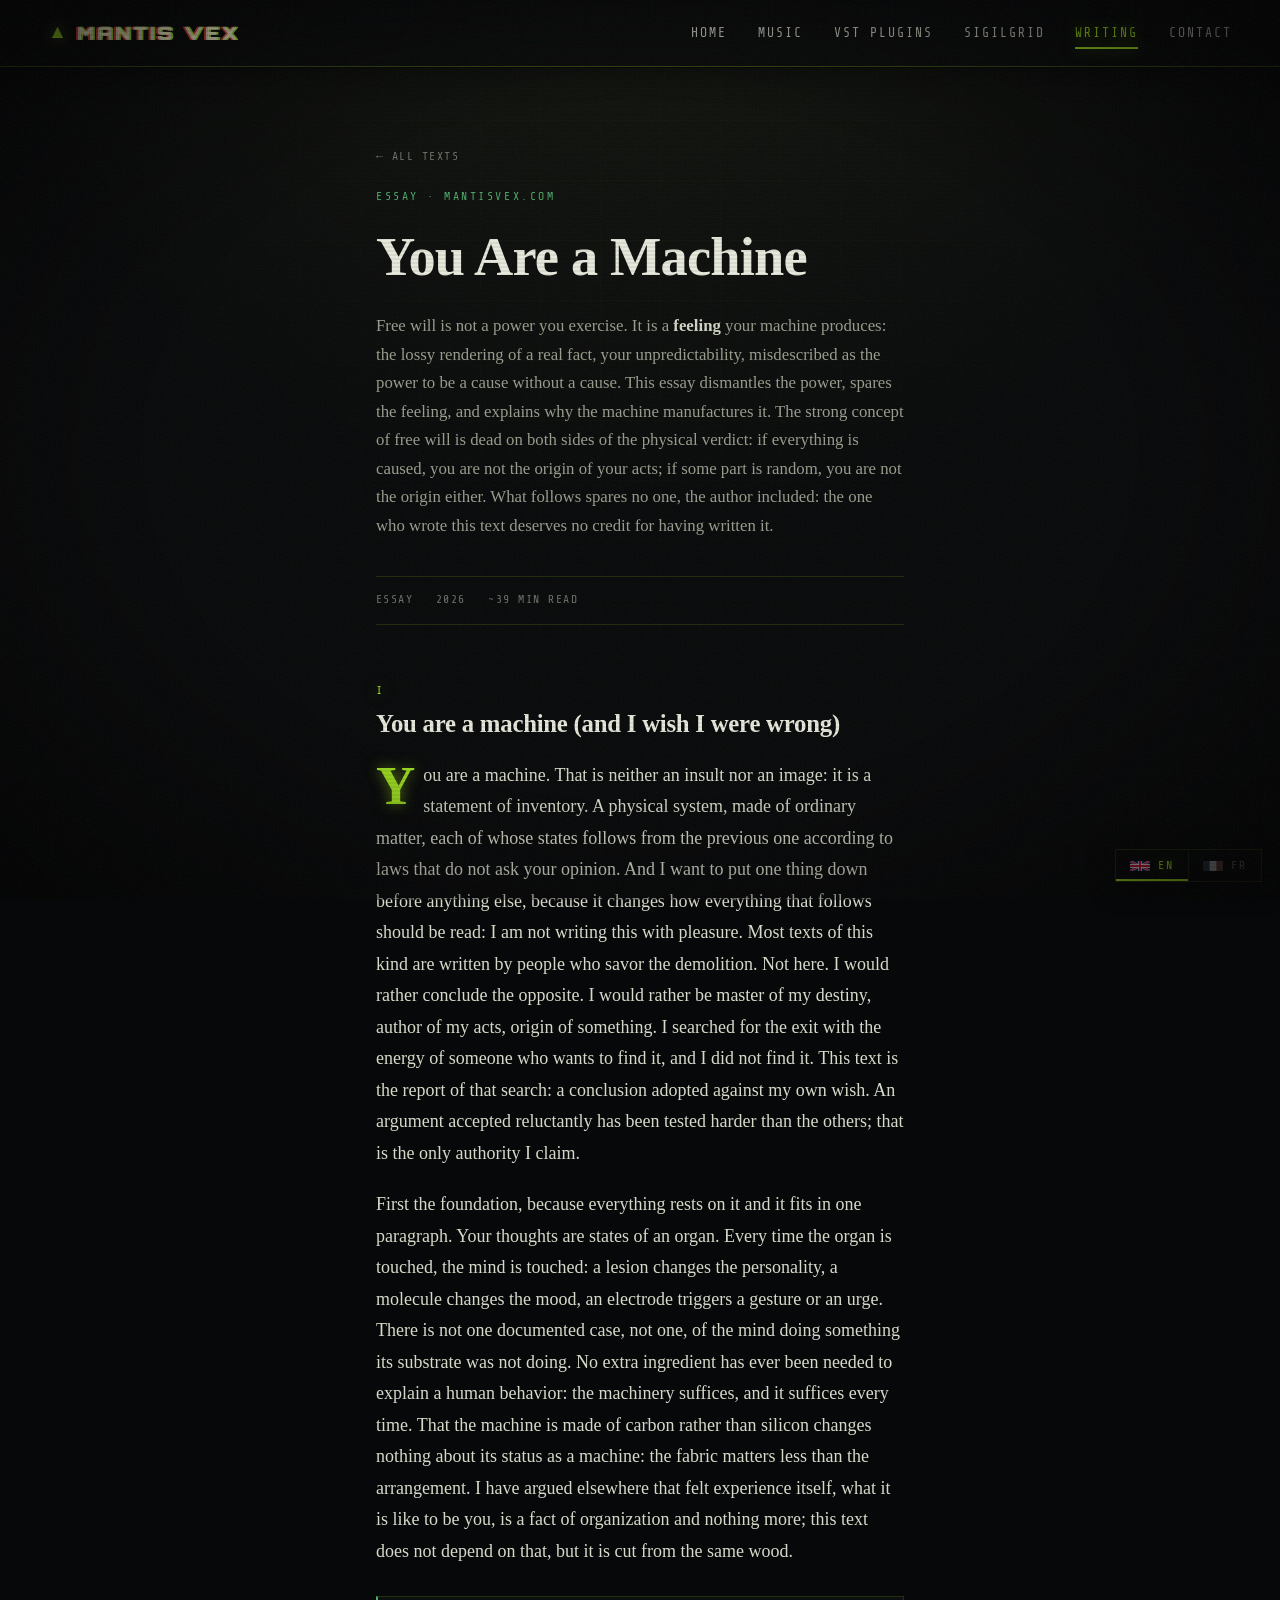
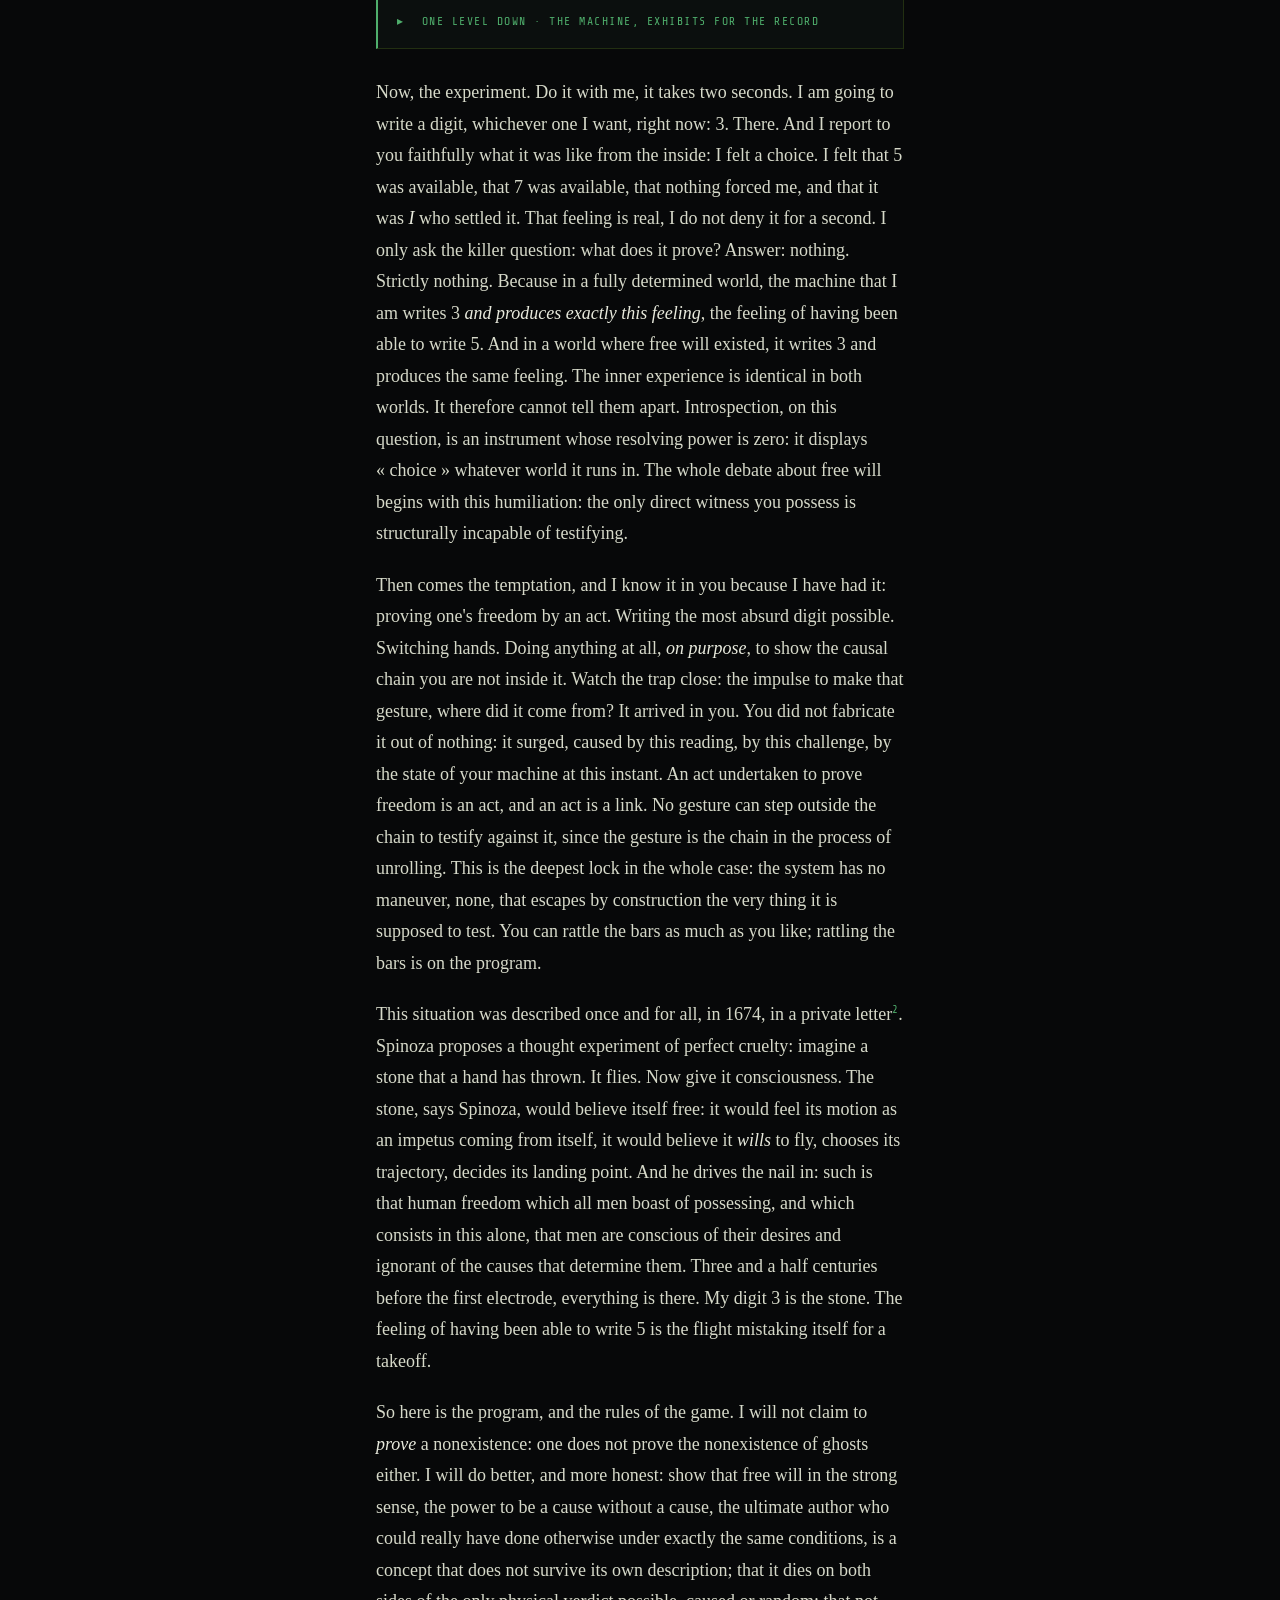
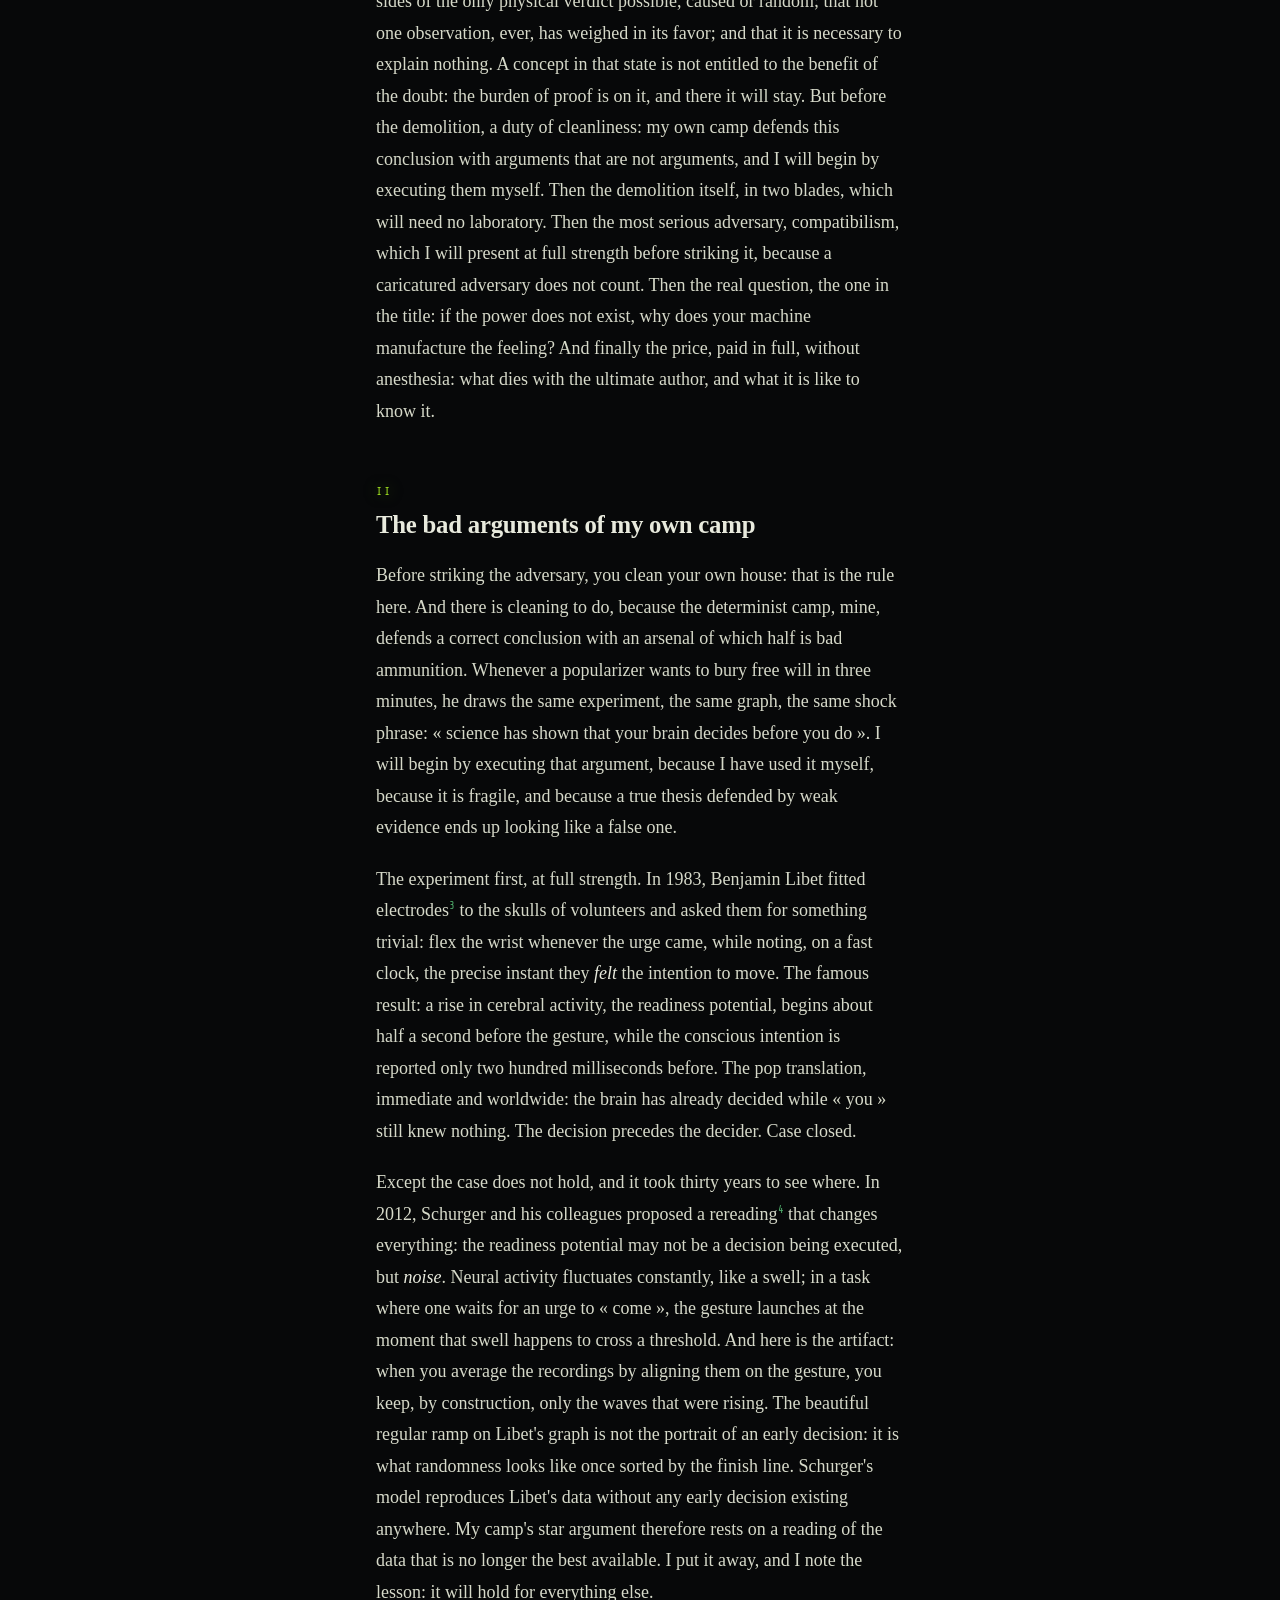
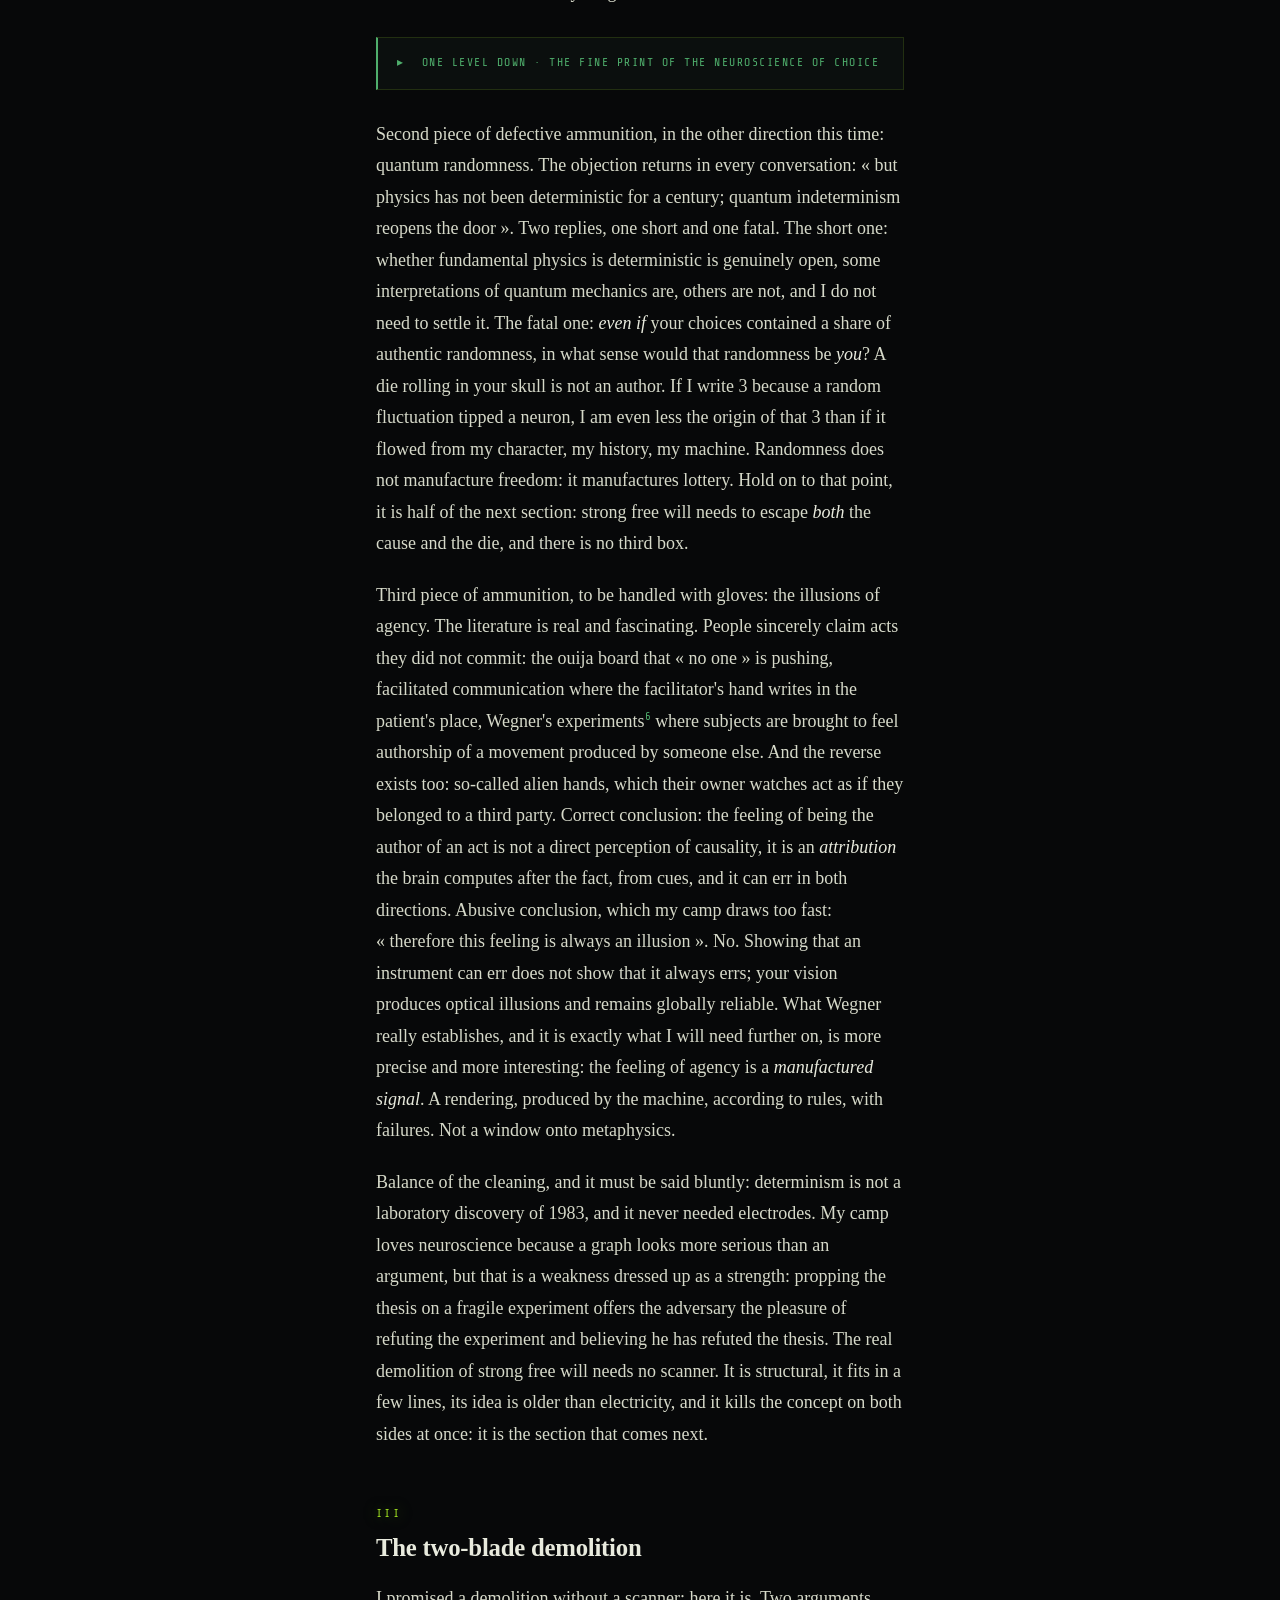
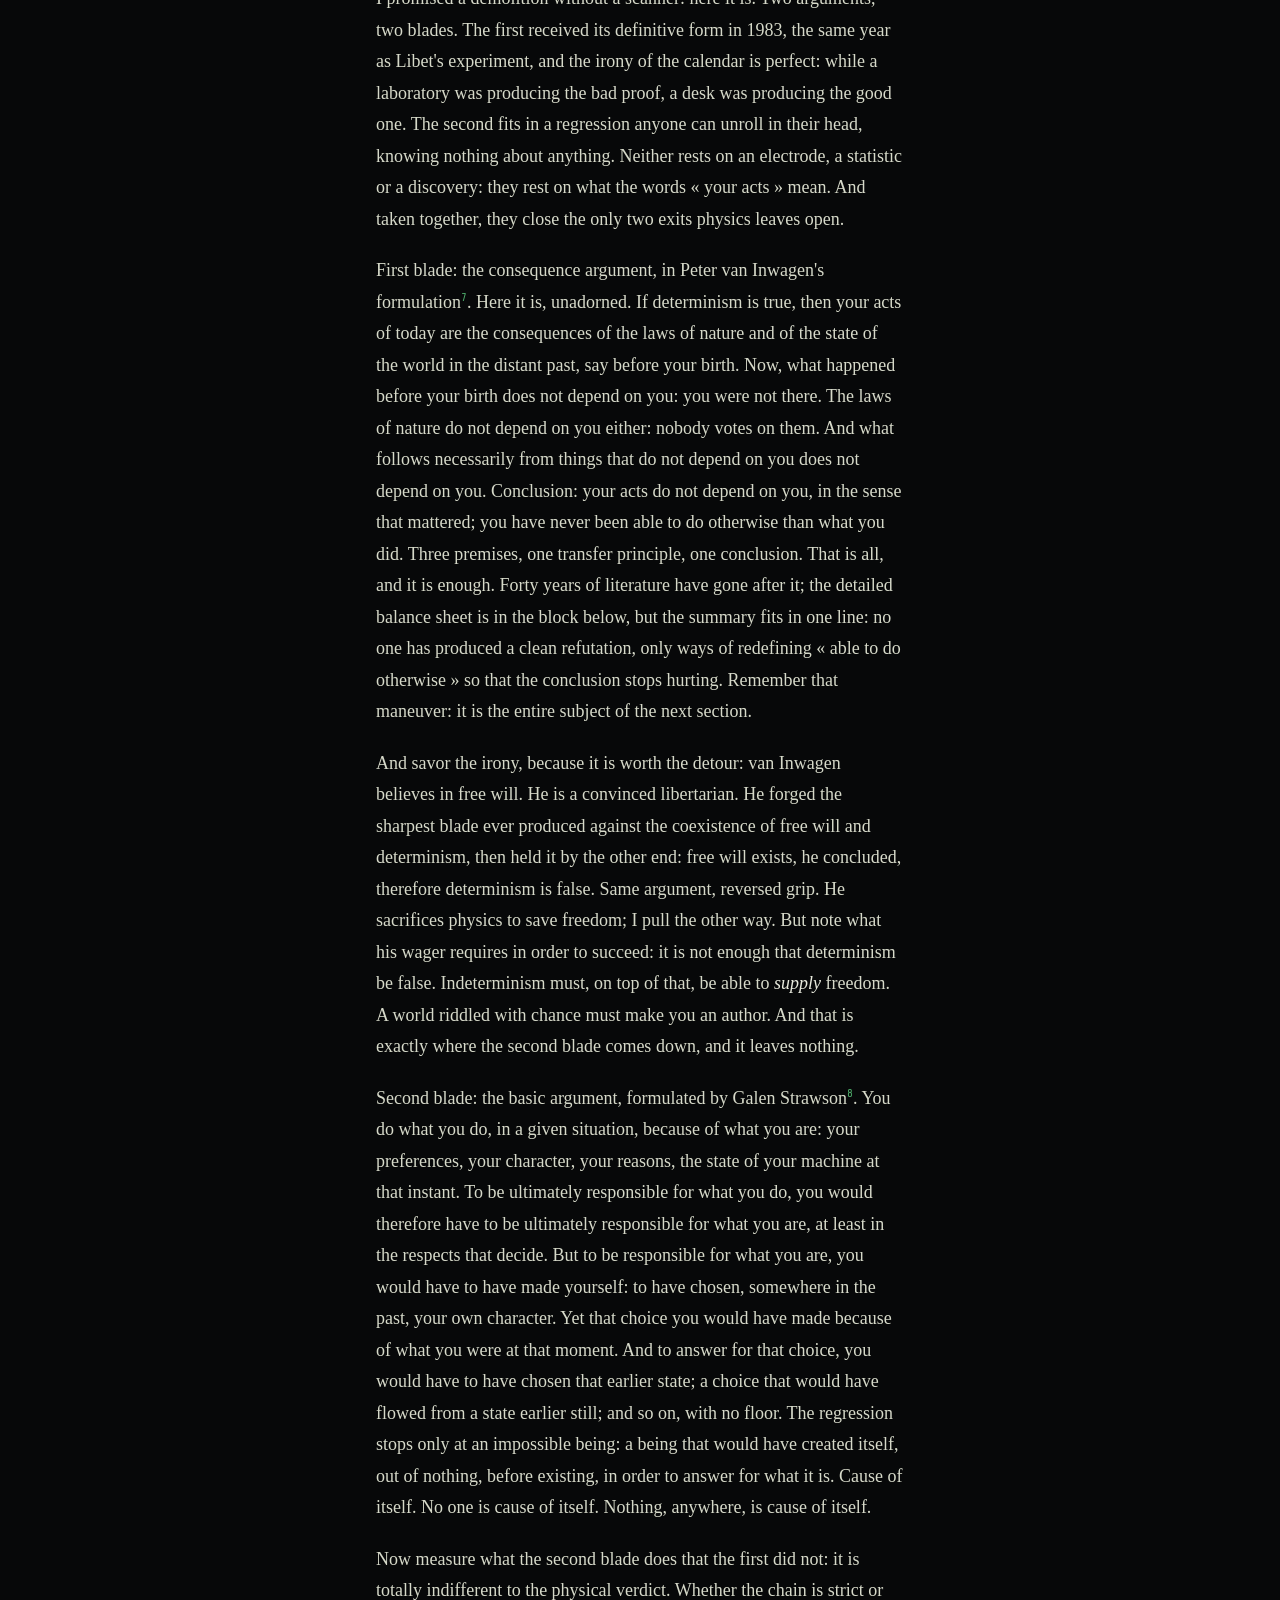
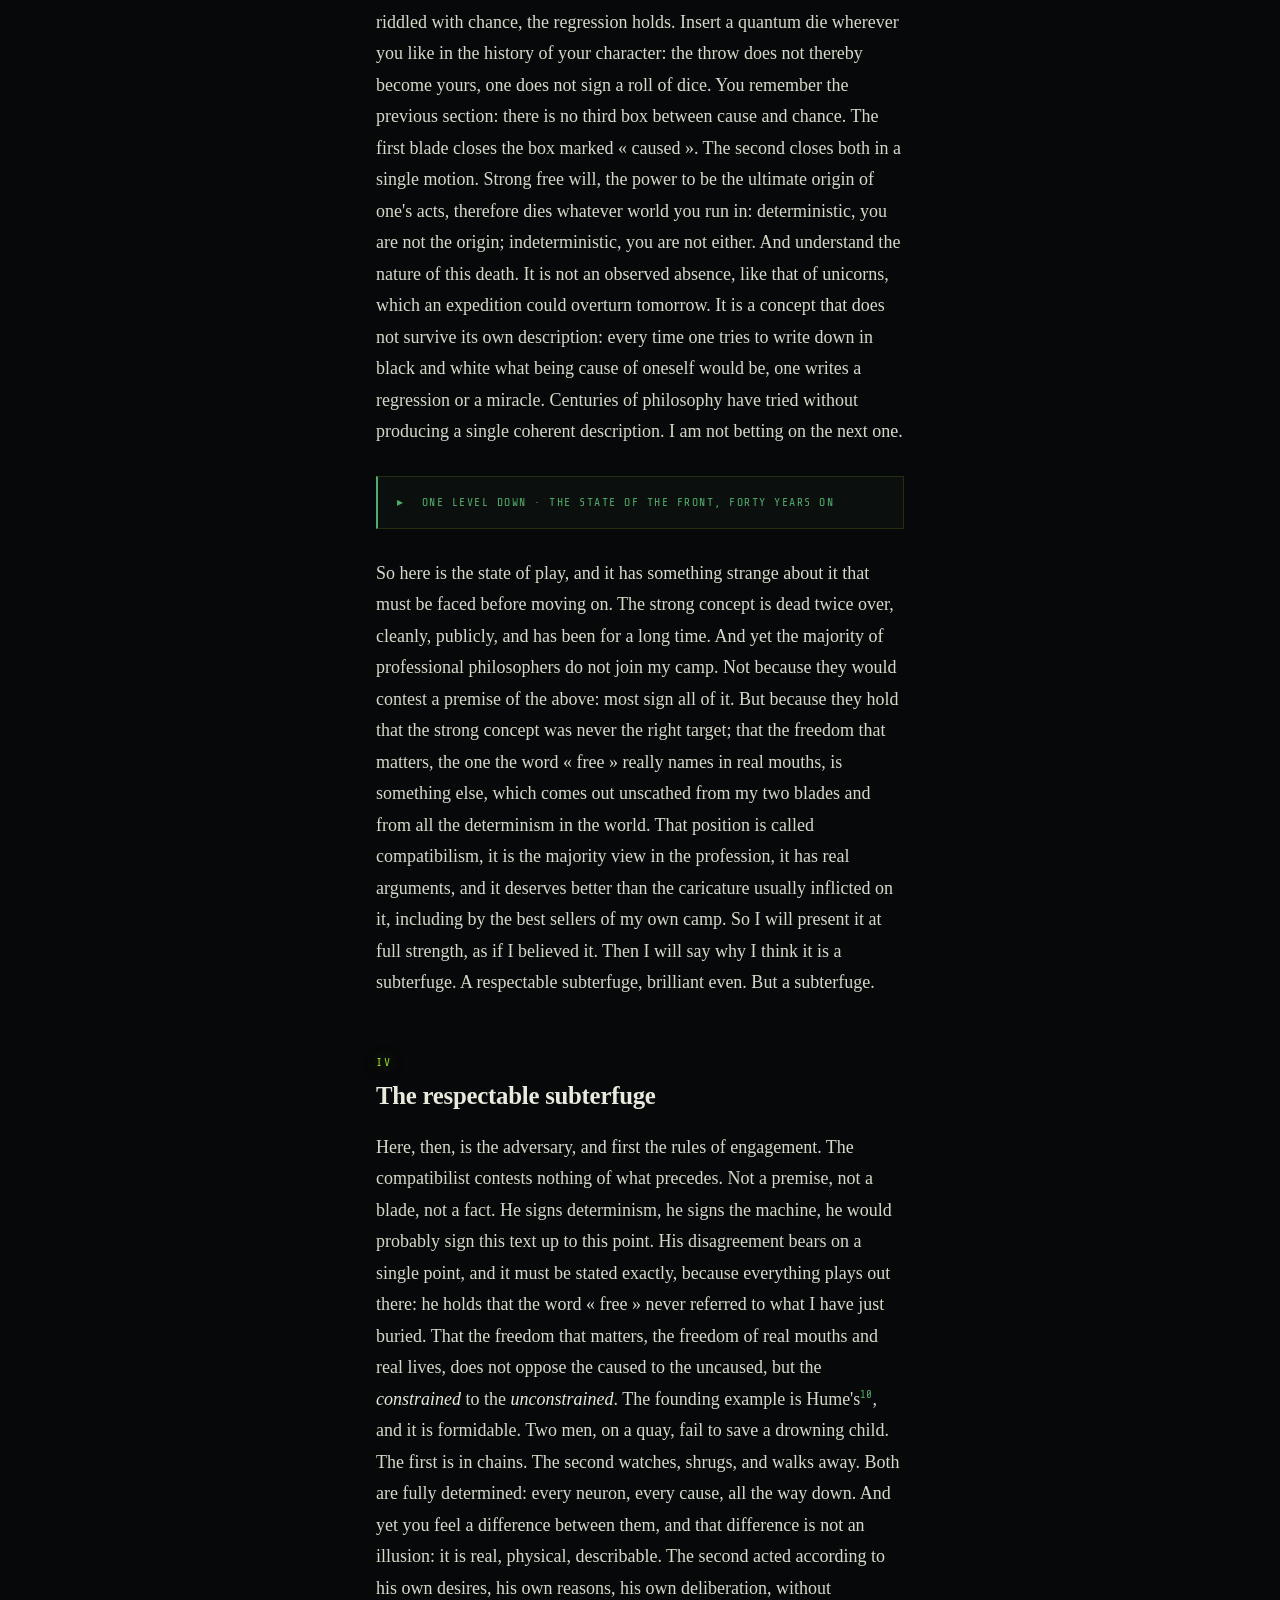
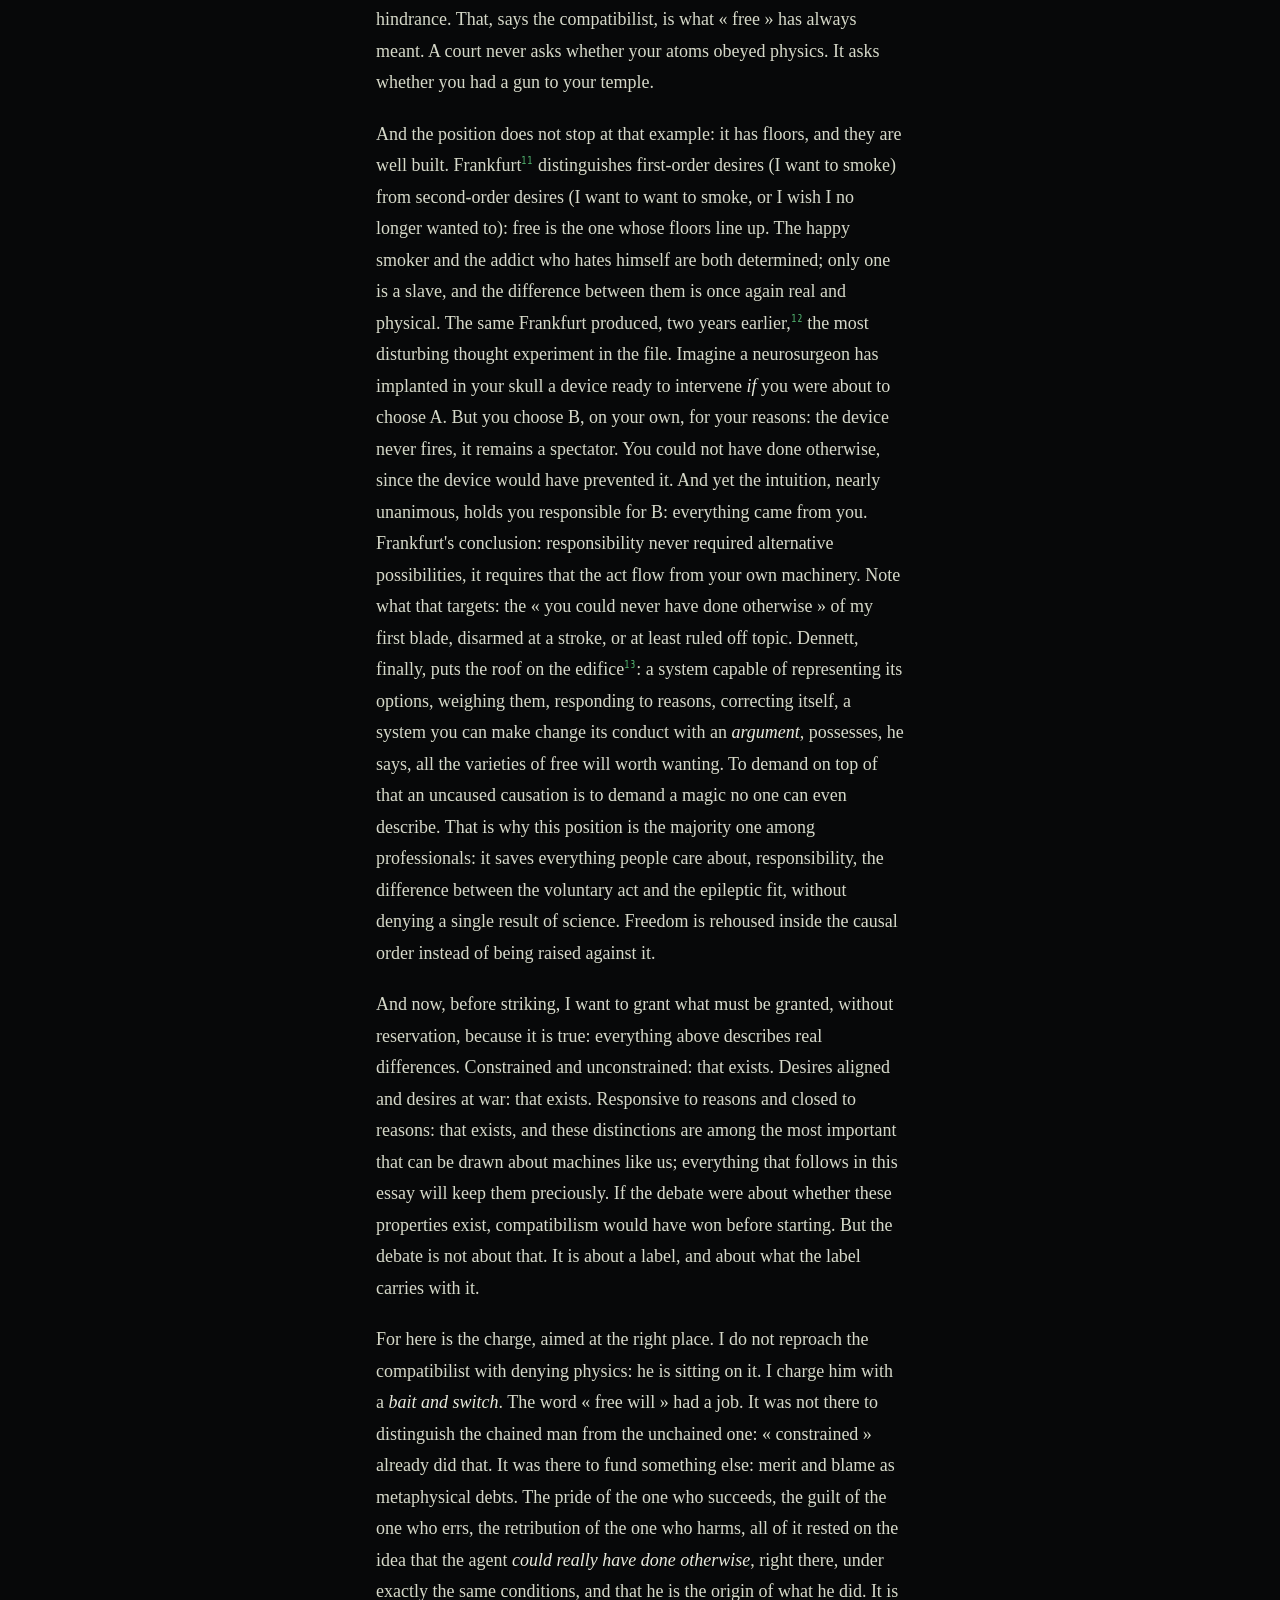
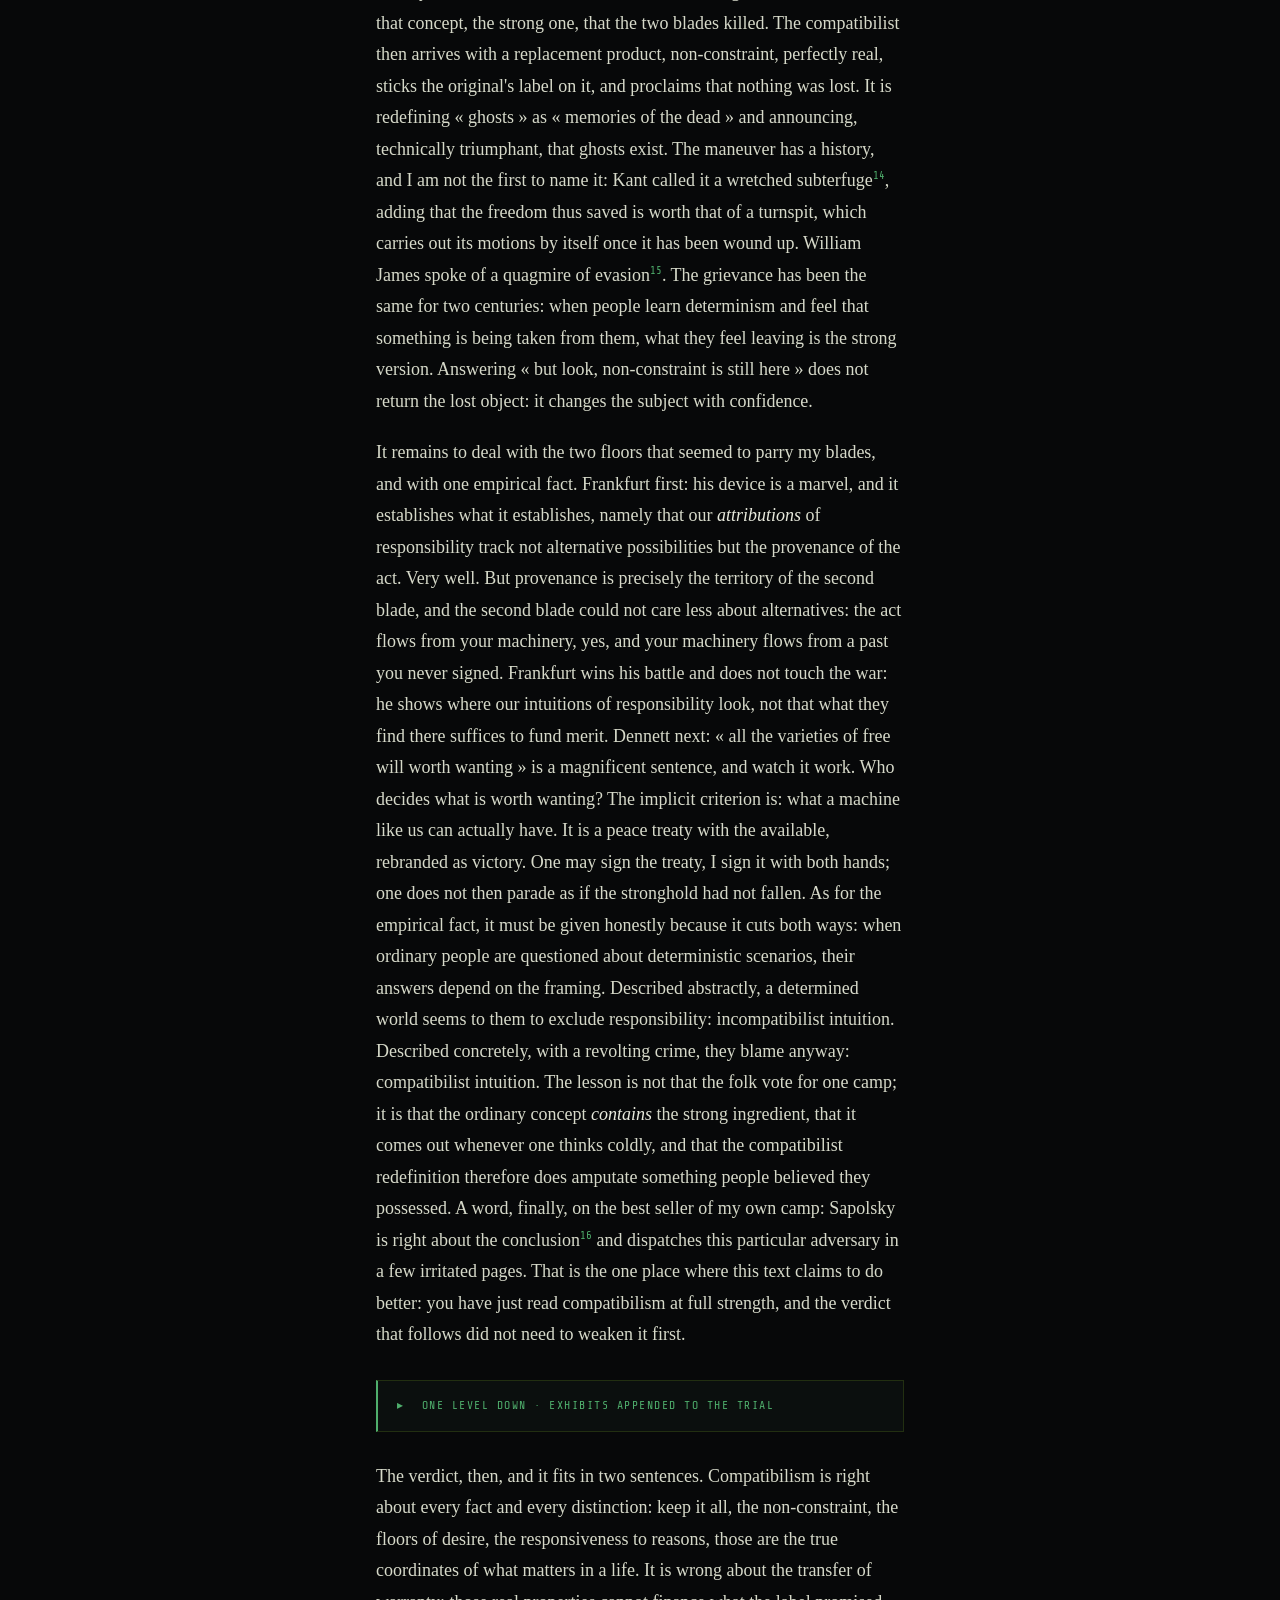
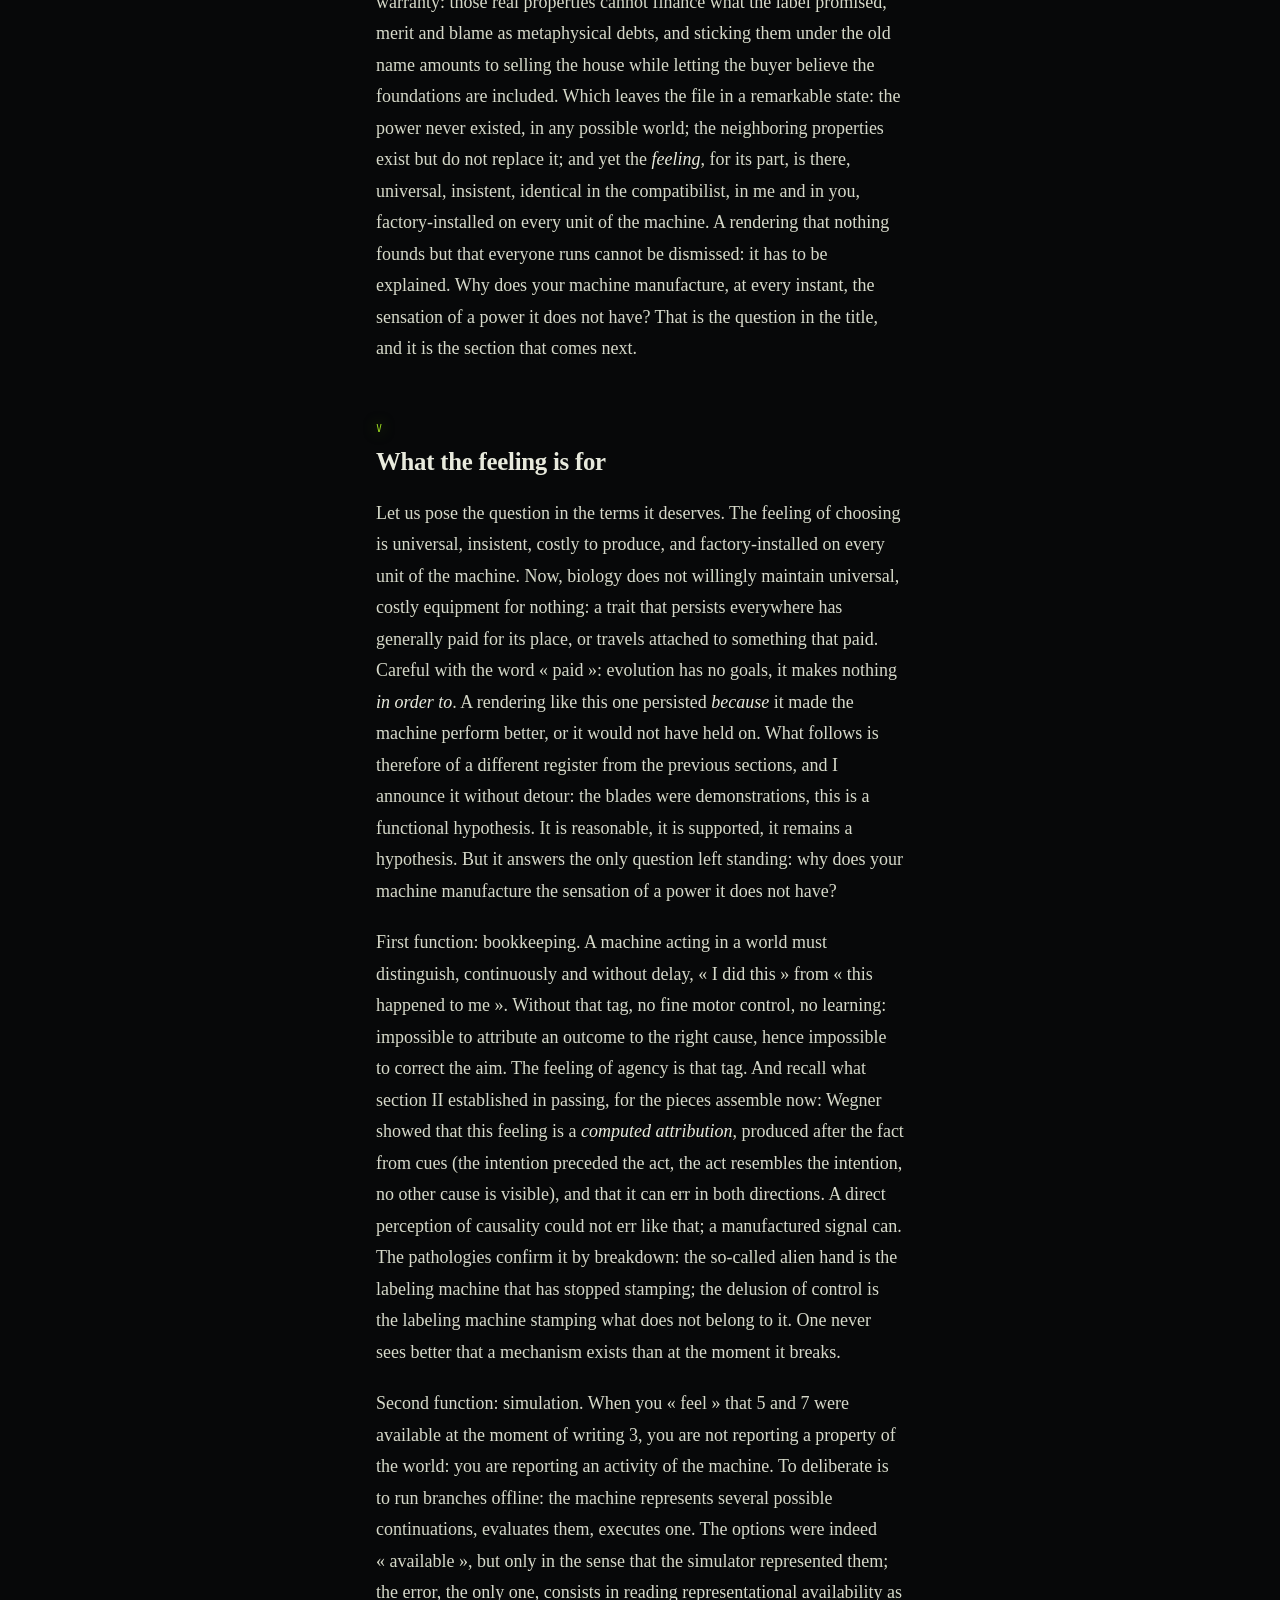
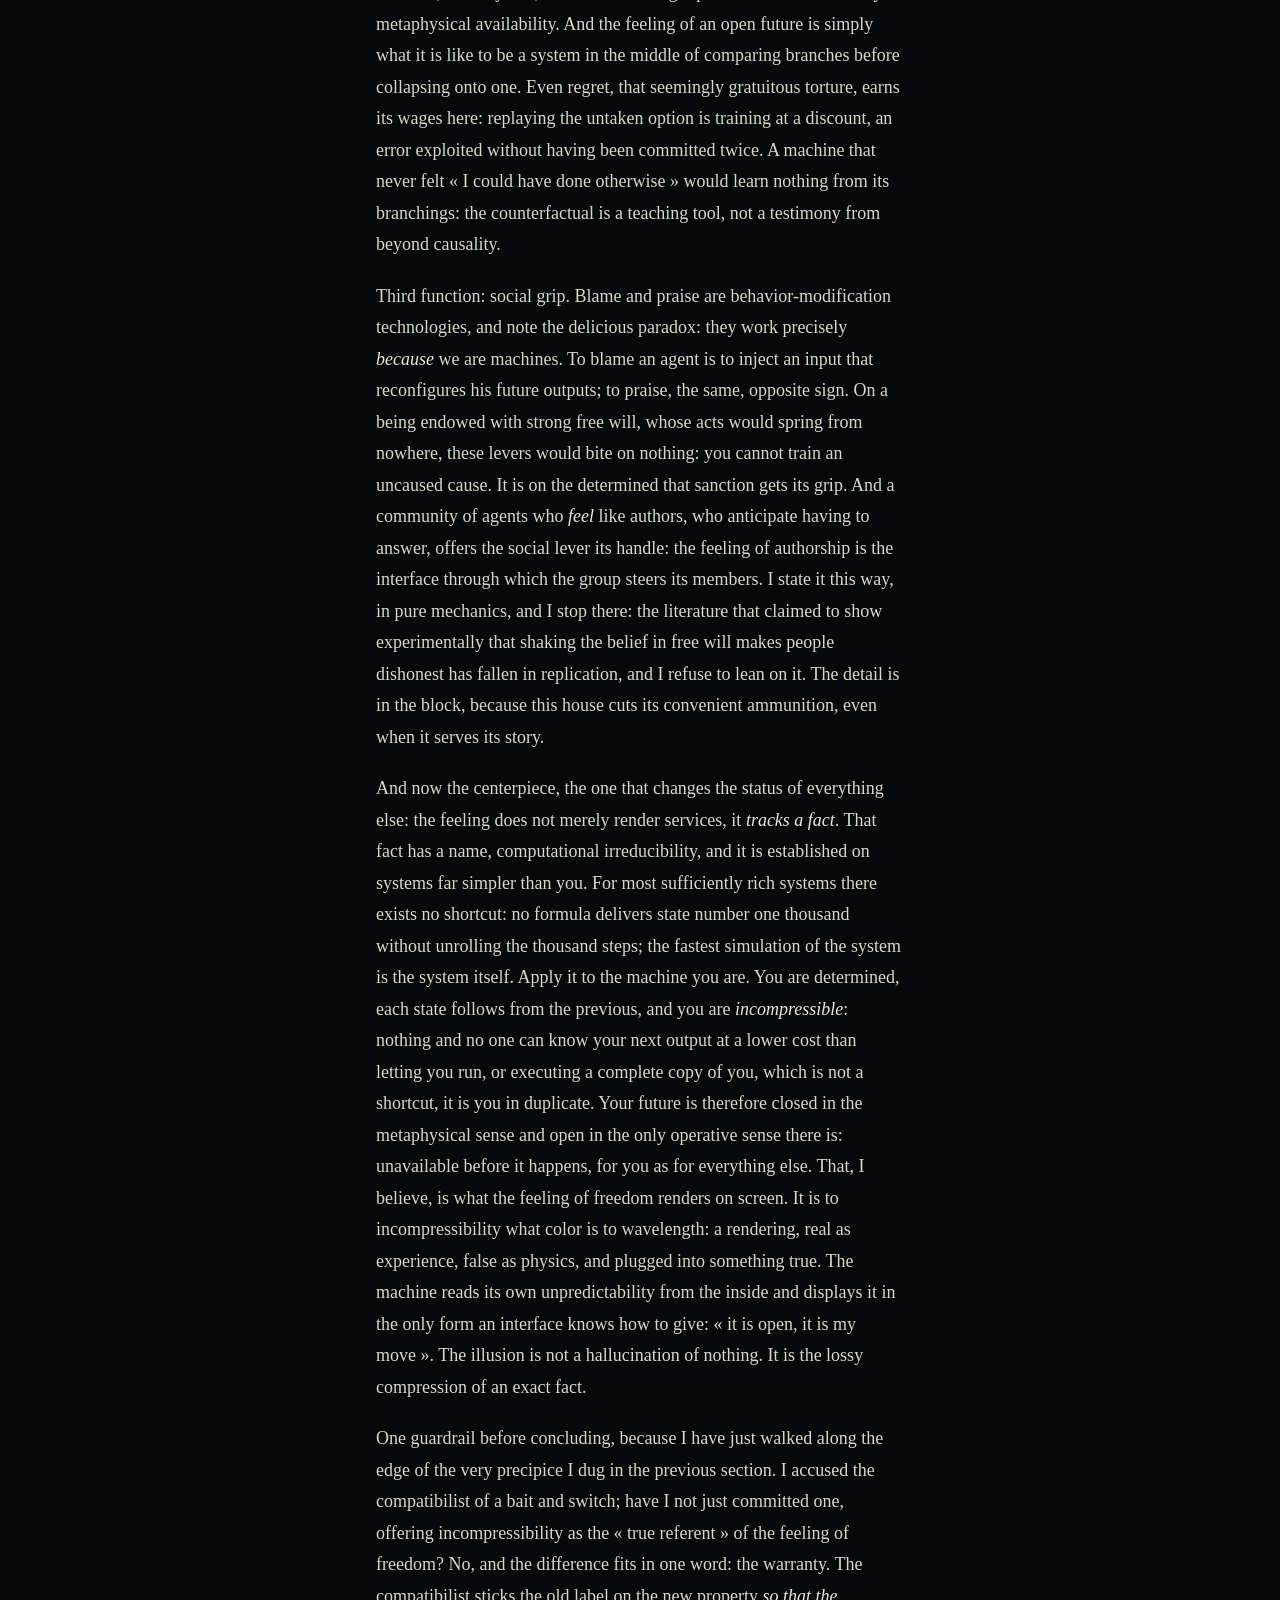
<file: writing/you-are-a-machine/index.html>
<!DOCTYPE html>
<html lang="en">
<head>
  <meta charset="UTF-8" />
  <meta name="viewport" content="width=device-width, initial-scale=1.0" />
  <title>You Are a Machine // MANTIS VEX</title>
  <meta name="description" content="Free will is not a power you exercise: it is a feeling your machine produces. An essay on determinism, the Libet experiment, compatibilism, and what remains of the author. Read it in English or in French." />
  <meta name="theme-color" content="#070809" />

  <!-- Open Graph -->
  <meta property="og:type" content="article" />
  <meta property="og:title" content="You Are a Machine // MANTIS VEX" />
  <meta property="og:description" content="Free will is not a power you exercise: it is a feeling your machine produces. EN / FR." />
  <meta property="og:image" content="../../assets/og-image.svg" />

  <link rel="icon" type="image/svg+xml" href="../../assets/favicon.svg" />
  <link rel="preconnect" href="https://fonts.googleapis.com" />
  <link rel="preconnect" href="https://fonts.gstatic.com" crossorigin />
  <link href="https://fonts.googleapis.com/css2?family=Orbitron:wght@500;700;900&family=Rajdhani:wght@400;500;600;700&family=Share+Tech+Mono&display=swap" rel="stylesheet" />
  <link rel="stylesheet" href="../../css/styles.css?v=4" />
</head>
<body data-page="writing">
  <div class="scanlines" aria-hidden="true"></div>
  <div class="grid-bg" aria-hidden="true"></div>
  <div class="noise" aria-hidden="true"></div>
  <div class="essay-progress" id="progress" aria-hidden="true"></div>

  <header class="nav" id="nav">
    <a href="../../" class="nav__brand" aria-label="Mantis Vex home">
      <span class="nav__mark">▲</span>
      <span class="nav__name glitch" data-text="MANTIS VEX">MANTIS VEX</span>
    </a>
    <button class="nav__toggle" aria-label="Toggle menu" aria-expanded="false">
      <span></span><span></span><span></span>
    </button>
    <nav class="nav__links">
      <a href="../../">HOME</a>
      <a href="../../#listen">MUSIC</a>
      <a href="../../vst/">VST PLUGINS</a>
      <a href="../../sigilgrid/">SIGILGRID</a>
      <a href="../" class="is-active">WRITING</a>
      <a href="../../#contact">CONTACT</a>
    </nav>
  </header>

  <!-- ============ ENGLISH ============ -->
  <article class="essay" id="essay-en" lang="en">

  <p class="essay-back"><a href="../">← All texts</a></p>

  <header>
    <p class="eyebrow">Essay · mantisvex.com</p>
    <h1>You Are a Machine</h1>
    <p class="dek">Free will is not a power you exercise. It is a <strong>feeling</strong> your machine produces: the lossy rendering of a real fact, your unpredictability, misdescribed as the power to be a cause without a cause. This essay dismantles the power, spares the feeling, and explains why the machine manufactures it. The strong concept of free will is dead on both sides of the physical verdict: if everything is caused, you are not the origin of your acts; if some part is random, you are not the origin either. What follows spares no one, the author included: the one who wrote this text deserves no credit for having written it.</p>
    <div class="runin">
      <span>Essay</span>
      <span>2026</span>
      <span>~39 min read</span>
    </div>
  </header>

  <!-- SECTION I -->
  <section>
    <span class="marker">I</span>
    <h2>You are a machine (and I wish I were wrong)</h2>

    <p class="lede">You are a machine. That is neither an insult nor an image: it is a statement of inventory. A physical system, made of ordinary matter, each of whose states follows from the previous one according to laws that do not ask your opinion. And I want to put one thing down before anything else, because it changes how everything that follows should be read: I am not writing this with pleasure. Most texts of this kind are written by people who savor the demolition. Not here. I would rather conclude the opposite. I would rather be master of my destiny, author of my acts, origin of something. I searched for the exit with the energy of someone who wants to find it, and I did not find it. This text is the report of that search: a conclusion adopted against my own wish. An argument accepted reluctantly has been tested harder than the others; that is the only authority I claim.</p>

    <p>First the foundation, because everything rests on it and it fits in one paragraph. Your thoughts are states of an organ. Every time the organ is touched, the mind is touched: a lesion changes the personality, a molecule changes the mood, an electrode triggers a gesture or an urge. There is not one documented case, not one, of the mind doing something its substrate was not doing. No extra ingredient has ever been needed to explain a human behavior: the machinery suffices, and it suffices every time. That the machine is made of carbon rather than silicon changes nothing about its status as a machine: the fabric matters less than the arrangement. I have argued elsewhere that felt experience itself, what it is like to be you, is a fact of organization and nothing more; this text does not depend on that, but it is cut from the same wood.</p>

    <details class="layer">
      <summary><span class="chev">▸</span>&nbsp;one level down · the machine, exhibits for the record</summary>
      <div class="layer-body">
        <p>Three families of facts, converging for over a century and a half. Lesions: since Phineas Gage (1848)<sup class="ref"><a href="#en-ref1">1</a></sup>, whose character was transformed by an iron bar through the frontal lobe, we know that destroying a region of the brain destroys or deforms a function of the mind, up to and including personality itself. Chemistry: every psychoactive substance, from coffee to antidepressants, modifies cognition by modifying the substrate, and nothing else. Stimulation: ever since Penfield's mappings<sup class="ref"><a href="#en-ref1">1</a></sup>, an electrode placed at the right spot on the cortex produces a movement, a sensation, and sometimes an <em>urge</em> to move that the patient claims as his own.</p>
        <p>None of these observations proves by itself that the mind is the brain. Together they establish something more modest and sufficient for this essay: every intervention on the substrate reaches the mind, without known exception, and no mental phenomenon has ever required anything but the substrate to be explained. Dualism is not refuted in the logical sense; it is out of a job.</p>
      </div>
    </details>

    <p>Now, the experiment. Do it with me, it takes two seconds. I am going to write a digit, whichever one I want, right now: 3. There. And I report to you faithfully what it was like from the inside: I felt a choice. I felt that 5 was available, that 7 was available, that nothing forced me, and that it was <em>I</em> who settled it. That feeling is real, I do not deny it for a second. I only ask the killer question: what does it prove? Answer: nothing. Strictly nothing. Because in a fully determined world, the machine that I am writes 3 <em>and produces exactly this feeling</em>, the feeling of having been able to write 5. And in a world where free will existed, it writes 3 and produces the same feeling. The inner experience is identical in both worlds. It therefore cannot tell them apart. Introspection, on this question, is an instrument whose resolving power is zero: it displays «&nbsp;choice&nbsp;» whatever world it runs in. The whole debate about free will begins with this humiliation: the only direct witness you possess is structurally incapable of testifying.</p>

    <p>Then comes the temptation, and I know it in you because I have had it: proving one's freedom by an act. Writing the most absurd digit possible. Switching hands. Doing anything at all, <em>on purpose</em>, to show the causal chain you are not inside it. Watch the trap close: the impulse to make that gesture, where did it come from? It arrived in you. You did not fabricate it out of nothing: it surged, caused by this reading, by this challenge, by the state of your machine at this instant. An act undertaken to prove freedom is an act, and an act is a link. No gesture can step outside the chain to testify against it, since the gesture is the chain in the process of unrolling. This is the deepest lock in the whole case: the system has no maneuver, none, that escapes by construction the very thing it is supposed to test. You can rattle the bars as much as you like; rattling the bars is on the program.</p>

    <p>This situation was described once and for all, in 1674, in a private letter<sup class="ref"><a href="#en-ref2">2</a></sup>. Spinoza proposes a thought experiment of perfect cruelty: imagine a stone that a hand has thrown. It flies. Now give it consciousness. The stone, says Spinoza, would believe itself free: it would feel its motion as an impetus coming from itself, it would believe it <em>wills</em> to fly, chooses its trajectory, decides its landing point. And he drives the nail in: such is that human freedom which all men boast of possessing, and which consists in this alone, that men are conscious of their desires and ignorant of the causes that determine them. Three and a half centuries before the first electrode, everything is there. My digit 3 is the stone. The feeling of having been able to write 5 is the flight mistaking itself for a takeoff.</p>

    <p>So here is the program, and the rules of the game. I will not claim to <em>prove</em> a nonexistence: one does not prove the nonexistence of ghosts either. I will do better, and more honest: show that free will in the strong sense, the power to be a cause without a cause, the ultimate author who could really have done otherwise under exactly the same conditions, is a concept that does not survive its own description; that it dies on both sides of the only physical verdict possible, caused or random; that not one observation, ever, has weighed in its favor; and that it is necessary to explain nothing. A concept in that state is not entitled to the benefit of the doubt: the burden of proof is on it, and there it will stay. But before the demolition, a duty of cleanliness: my own camp defends this conclusion with arguments that are not arguments, and I will begin by executing them myself. Then the demolition itself, in two blades, which will need no laboratory. Then the most serious adversary, compatibilism, which I will present at full strength before striking it, because a caricatured adversary does not count. Then the real question, the one in the title: if the power does not exist, why does your machine manufacture the feeling? And finally the price, paid in full, without anesthesia: what dies with the ultimate author, and what it is like to know it.</p>
  </section>

  <!-- SECTION II -->
  <section>
    <span class="marker">II</span>
    <h2>The bad arguments of my own camp</h2>

    <p>Before striking the adversary, you clean your own house: that is the rule here. And there is cleaning to do, because the determinist camp, mine, defends a correct conclusion with an arsenal of which half is bad ammunition. Whenever a popularizer wants to bury free will in three minutes, he draws the same experiment, the same graph, the same shock phrase: «&nbsp;science has shown that your brain decides before you do&nbsp;». I will begin by executing that argument, because I have used it myself, because it is fragile, and because a true thesis defended by weak evidence ends up looking like a false one.</p>

    <p>The experiment first, at full strength. In 1983, Benjamin Libet fitted electrodes<sup class="ref"><a href="#en-ref3">3</a></sup> to the skulls of volunteers and asked them for something trivial: flex the wrist whenever the urge came, while noting, on a fast clock, the precise instant they <em>felt</em> the intention to move. The famous result: a rise in cerebral activity, the readiness potential, begins about half a second before the gesture, while the conscious intention is reported only two hundred milliseconds before. The pop translation, immediate and worldwide: the brain has already decided while «&nbsp;you&nbsp;» still knew nothing. The decision precedes the decider. Case closed.</p>

    <p>Except the case does not hold, and it took thirty years to see where. In 2012, Schurger and his colleagues proposed a rereading<sup class="ref"><a href="#en-ref4">4</a></sup> that changes everything: the readiness potential may not be a decision being executed, but <em>noise</em>. Neural activity fluctuates constantly, like a swell; in a task where one waits for an urge to «&nbsp;come&nbsp;», the gesture launches at the moment that swell happens to cross a threshold. And here is the artifact: when you average the recordings by aligning them on the gesture, you keep, by construction, only the waves that were rising. The beautiful regular ramp on Libet's graph is not the portrait of an early decision: it is what randomness looks like once sorted by the finish line. Schurger's model reproduces Libet's data without any early decision existing anywhere. My camp's star argument therefore rests on a reading of the data that is no longer the best available. I put it away, and I note the lesson: it will hold for everything else.</p>

    <details class="layer">
      <summary><span class="chev">▸</span>&nbsp;one level down · the fine print of the neuroscience of choice</summary>
      <div class="layer-body">
        <p>Two supplements for whoever wants the full file. First, even without Schurger, Libet's experiment measured little: a spontaneous wrist flexion, with no stakes, no deliberation, no reasons. Extrapolating from it to the choice of a career or a lie was already a leap nothing licensed. Libet himself, for that matter, did not conclude that free will does not exist: he defended a conscious veto power, the freedom <em>not</em> to do.</p>
        <p>Then, Libet's heiress: the study by Soon and colleagues (2008)<sup class="ref"><a href="#en-ref5">5</a></sup>, in brain imaging, often summarized as «&nbsp;your choice can be predicted up to ten seconds before you know it&nbsp;». The fine print: the prediction concerns a binary choice (left button or right), and its accuracy tops out around sixty percent. Predicting barely better than a coin, several seconds ahead, shows that early neural biases exist which tilt the scale. That is real, that is interesting, and it is very far from «&nbsp;the decision was already made&nbsp;». A slightly loaded die is not a destiny.</p>
      </div>
    </details>

    <p>Second piece of defective ammunition, in the other direction this time: quantum randomness. The objection returns in every conversation: «&nbsp;but physics has not been deterministic for a century; quantum indeterminism reopens the door&nbsp;». Two replies, one short and one fatal. The short one: whether fundamental physics is deterministic is genuinely open, some interpretations of quantum mechanics are, others are not, and I do not need to settle it. The fatal one: <em>even if</em> your choices contained a share of authentic randomness, in what sense would that randomness be <em>you</em>? A die rolling in your skull is not an author. If I write 3 because a random fluctuation tipped a neuron, I am even less the origin of that 3 than if it flowed from my character, my history, my machine. Randomness does not manufacture freedom: it manufactures lottery. Hold on to that point, it is half of the next section: strong free will needs to escape <em>both</em> the cause and the die, and there is no third box.</p>

    <p>Third piece of ammunition, to be handled with gloves: the illusions of agency. The literature is real and fascinating. People sincerely claim acts they did not commit: the ouija board that «&nbsp;no one&nbsp;» is pushing, facilitated communication where the facilitator's hand writes in the patient's place, Wegner's experiments<sup class="ref"><a href="#en-ref6">6</a></sup> where subjects are brought to feel authorship of a movement produced by someone else. And the reverse exists too: so-called alien hands, which their owner watches act as if they belonged to a third party. Correct conclusion: the feeling of being the author of an act is not a direct perception of causality, it is an <em>attribution</em> the brain computes after the fact, from cues, and it can err in both directions. Abusive conclusion, which my camp draws too fast: «&nbsp;therefore this feeling is always an illusion&nbsp;». No. Showing that an instrument can err does not show that it always errs; your vision produces optical illusions and remains globally reliable. What Wegner really establishes, and it is exactly what I will need further on, is more precise and more interesting: the feeling of agency is a <em>manufactured signal</em>. A rendering, produced by the machine, according to rules, with failures. Not a window onto metaphysics.</p>

    <p>Balance of the cleaning, and it must be said bluntly: determinism is not a laboratory discovery of 1983, and it never needed electrodes. My camp loves neuroscience because a graph looks more serious than an argument, but that is a weakness dressed up as a strength: propping the thesis on a fragile experiment offers the adversary the pleasure of refuting the experiment and believing he has refuted the thesis. The real demolition of strong free will needs no scanner. It is structural, it fits in a few lines, its idea is older than electricity, and it kills the concept on both sides at once: it is the section that comes next.</p>
  </section>

  <!-- SECTION III -->
  <section>
    <span class="marker">III</span>
    <h2>The two-blade demolition</h2>

    <p>I promised a demolition without a scanner: here it is. Two arguments, two blades. The first received its definitive form in 1983, the same year as Libet's experiment, and the irony of the calendar is perfect: while a laboratory was producing the bad proof, a desk was producing the good one. The second fits in a regression anyone can unroll in their head, knowing nothing about anything. Neither rests on an electrode, a statistic or a discovery: they rest on what the words «&nbsp;your acts&nbsp;» mean. And taken together, they close the only two exits physics leaves open.</p>

    <p>First blade: the consequence argument, in Peter van Inwagen's formulation<sup class="ref"><a href="#en-ref7">7</a></sup>. Here it is, unadorned. If determinism is true, then your acts of today are the consequences of the laws of nature and of the state of the world in the distant past, say before your birth. Now, what happened before your birth does not depend on you: you were not there. The laws of nature do not depend on you either: nobody votes on them. And what follows necessarily from things that do not depend on you does not depend on you. Conclusion: your acts do not depend on you, in the sense that mattered; you have never been able to do otherwise than what you did. Three premises, one transfer principle, one conclusion. That is all, and it is enough. Forty years of literature have gone after it; the detailed balance sheet is in the block below, but the summary fits in one line: no one has produced a clean refutation, only ways of redefining «&nbsp;able to do otherwise&nbsp;» so that the conclusion stops hurting. Remember that maneuver: it is the entire subject of the next section.</p>

    <p>And savor the irony, because it is worth the detour: van Inwagen believes in free will. He is a convinced libertarian. He forged the sharpest blade ever produced against the coexistence of free will and determinism, then held it by the other end: free will exists, he concluded, therefore determinism is false. Same argument, reversed grip. He sacrifices physics to save freedom; I pull the other way. But note what his wager requires in order to succeed: it is not enough that determinism be false. Indeterminism must, on top of that, be able to <em>supply</em> freedom. A world riddled with chance must make you an author. And that is exactly where the second blade comes down, and it leaves nothing.</p>

    <p>Second blade: the basic argument, formulated by Galen Strawson<sup class="ref"><a href="#en-ref8">8</a></sup>. You do what you do, in a given situation, because of what you are: your preferences, your character, your reasons, the state of your machine at that instant. To be ultimately responsible for what you do, you would therefore have to be ultimately responsible for what you are, at least in the respects that decide. But to be responsible for what you are, you would have to have made yourself: to have chosen, somewhere in the past, your own character. Yet that choice you would have made because of what you were at that moment. And to answer for that choice, you would have to have chosen that earlier state; a choice that would have flowed from a state earlier still; and so on, with no floor. The regression stops only at an impossible being: a being that would have created itself, out of nothing, before existing, in order to answer for what it is. Cause of itself. No one is cause of itself. Nothing, anywhere, is cause of itself.</p>

    <p>Now measure what the second blade does that the first did not: it is totally indifferent to the physical verdict. Whether the chain is strict or riddled with chance, the regression holds. Insert a quantum die wherever you like in the history of your character: the throw does not thereby become yours, one does not sign a roll of dice. You remember the previous section: there is no third box between cause and chance. The first blade closes the box marked «&nbsp;caused&nbsp;». The second closes both in a single motion. Strong free will, the power to be the ultimate origin of one's acts, therefore dies whatever world you run in: deterministic, you are not the origin; indeterministic, you are not either. And understand the nature of this death. It is not an observed absence, like that of unicorns, which an expedition could overturn tomorrow. It is a concept that does not survive its own description: every time one tries to write down in black and white what being cause of oneself would be, one writes a regression or a miracle. Centuries of philosophy have tried without producing a single coherent description. I am not betting on the next one.</p>

    <details class="layer">
      <summary><span class="chev">▸</span>&nbsp;one level down · the state of the front, forty years on</summary>
      <div class="layer-body">
        <p>On the first blade's side: van Inwagen gave the argument a precise logical form, resting on a transfer rule (known as rule beta): if no one can do anything about p, and p entails q, then no one can do anything about q. Technical counterexamples were proposed against the original version of the rule (McKay and Johnson, 1996)<sup class="ref"><a href="#en-ref9">9</a></sup>; refined versions were built that withstand them. The real front never stabilized there. It settled on the meaning of «&nbsp;able to do otherwise&nbsp;»: compatibilists read it as «&nbsp;I would have done otherwise if I had wanted otherwise&nbsp;», a conditional reading under which the argument no longer bites. In other words: the blade is acknowledged as valid against the strong concept, and the dominant defense consists in changing the concept.</p>
        <p>On the second blade's side: the standard reply does not attack the regression, which is watertight. It attacks its starting point: «&nbsp;<em>ultimate</em> responsibility was never required; ordinary responsibility, that of courts and parents, suffices and survives&nbsp;». Same maneuver. Note the pattern, for it is striking: faced with the two blades, the majority defense does not say «&nbsp;the argument is false&nbsp;». It says «&nbsp;the argument kills something we do not need&nbsp;». That may be true. It is precisely what must be judged head-on, not sideways.</p>
      </div>
    </details>

    <p>So here is the state of play, and it has something strange about it that must be faced before moving on. The strong concept is dead twice over, cleanly, publicly, and has been for a long time. And yet the majority of professional philosophers do not join my camp. Not because they would contest a premise of the above: most sign all of it. But because they hold that the strong concept was never the right target; that the freedom that matters, the one the word «&nbsp;free&nbsp;» really names in real mouths, is something else, which comes out unscathed from my two blades and from all the determinism in the world. That position is called compatibilism, it is the majority view in the profession, it has real arguments, and it deserves better than the caricature usually inflicted on it, including by the best sellers of my own camp. So I will present it at full strength, as if I believed it. Then I will say why I think it is a subterfuge. A respectable subterfuge, brilliant even. But a subterfuge.</p>
  </section>

  <!-- SECTION IV -->
  <section>
    <span class="marker">IV</span>
    <h2>The respectable subterfuge</h2>

    <p>Here, then, is the adversary, and first the rules of engagement. The compatibilist contests nothing of what precedes. Not a premise, not a blade, not a fact. He signs determinism, he signs the machine, he would probably sign this text up to this point. His disagreement bears on a single point, and it must be stated exactly, because everything plays out there: he holds that the word «&nbsp;free&nbsp;» never referred to what I have just buried. That the freedom that matters, the freedom of real mouths and real lives, does not oppose the caused to the uncaused, but the <em>constrained</em> to the <em>unconstrained</em>. The founding example is Hume's<sup class="ref"><a href="#en-ref10">10</a></sup>, and it is formidable. Two men, on a quay, fail to save a drowning child. The first is in chains. The second watches, shrugs, and walks away. Both are fully determined: every neuron, every cause, all the way down. And yet you feel a difference between them, and that difference is not an illusion: it is real, physical, describable. The second acted according to his own desires, his own reasons, his own deliberation, without hindrance. That, says the compatibilist, is what «&nbsp;free&nbsp;» has always meant. A court never asks whether your atoms obeyed physics. It asks whether you had a gun to your temple.</p>

    <p>And the position does not stop at that example: it has floors, and they are well built. Frankfurt<sup class="ref"><a href="#en-ref11">11</a></sup> distinguishes first-order desires (I want to smoke) from second-order desires (I want to want to smoke, or I wish I no longer wanted to): free is the one whose floors line up. The happy smoker and the addict who hates himself are both determined; only one is a slave, and the difference between them is once again real and physical. The same Frankfurt produced, two years earlier,<sup class="ref"><a href="#en-ref12">12</a></sup> the most disturbing thought experiment in the file. Imagine a neurosurgeon has implanted in your skull a device ready to intervene <em>if</em> you were about to choose A. But you choose B, on your own, for your reasons: the device never fires, it remains a spectator. You could not have done otherwise, since the device would have prevented it. And yet the intuition, nearly unanimous, holds you responsible for B: everything came from you. Frankfurt's conclusion: responsibility never required alternative possibilities, it requires that the act flow from your own machinery. Note what that targets: the «&nbsp;you could never have done otherwise&nbsp;» of my first blade, disarmed at a stroke, or at least ruled off topic. Dennett, finally, puts the roof on the edifice<sup class="ref"><a href="#en-ref13">13</a></sup>: a system capable of representing its options, weighing them, responding to reasons, correcting itself, a system you can make change its conduct with an <em>argument</em>, possesses, he says, all the varieties of free will worth wanting. To demand on top of that an uncaused causation is to demand a magic no one can even describe. That is why this position is the majority one among professionals: it saves everything people care about, responsibility, the difference between the voluntary act and the epileptic fit, without denying a single result of science. Freedom is rehoused inside the causal order instead of being raised against it.</p>

    <p>And now, before striking, I want to grant what must be granted, without reservation, because it is true: everything above describes real differences. Constrained and unconstrained: that exists. Desires aligned and desires at war: that exists. Responsive to reasons and closed to reasons: that exists, and these distinctions are among the most important that can be drawn about machines like us; everything that follows in this essay will keep them preciously. If the debate were about whether these properties exist, compatibilism would have won before starting. But the debate is not about that. It is about a label, and about what the label carries with it.</p>

    <p>For here is the charge, aimed at the right place. I do not reproach the compatibilist with denying physics: he is sitting on it. I charge him with a <em>bait and switch</em>. The word «&nbsp;free will&nbsp;» had a job. It was not there to distinguish the chained man from the unchained one: «&nbsp;constrained&nbsp;» already did that. It was there to fund something else: merit and blame as metaphysical debts. The pride of the one who succeeds, the guilt of the one who errs, the retribution of the one who harms, all of it rested on the idea that the agent <em>could really have done otherwise</em>, right there, under exactly the same conditions, and that he is the origin of what he did. It is that concept, the strong one, that the two blades killed. The compatibilist then arrives with a replacement product, non-constraint, perfectly real, sticks the original's label on it, and proclaims that nothing was lost. It is redefining «&nbsp;ghosts&nbsp;» as «&nbsp;memories of the dead&nbsp;» and announcing, technically triumphant, that ghosts exist. The maneuver has a history, and I am not the first to name it: Kant called it a wretched subterfuge<sup class="ref"><a href="#en-ref14">14</a></sup>, adding that the freedom thus saved is worth that of a turnspit, which carries out its motions by itself once it has been wound up. William James spoke of a quagmire of evasion<sup class="ref"><a href="#en-ref15">15</a></sup>. The grievance has been the same for two centuries: when people learn determinism and feel that something is being taken from them, what they feel leaving is the strong version. Answering «&nbsp;but look, non-constraint is still here&nbsp;» does not return the lost object: it changes the subject with confidence.</p>

    <p>It remains to deal with the two floors that seemed to parry my blades, and with one empirical fact. Frankfurt first: his device is a marvel, and it establishes what it establishes, namely that our <em>attributions</em> of responsibility track not alternative possibilities but the provenance of the act. Very well. But provenance is precisely the territory of the second blade, and the second blade could not care less about alternatives: the act flows from your machinery, yes, and your machinery flows from a past you never signed. Frankfurt wins his battle and does not touch the war: he shows where our intuitions of responsibility look, not that what they find there suffices to fund merit. Dennett next: «&nbsp;all the varieties of free will worth wanting&nbsp;» is a magnificent sentence, and watch it work. Who decides what is worth wanting? The implicit criterion is: what a machine like us can actually have. It is a peace treaty with the available, rebranded as victory. One may sign the treaty, I sign it with both hands; one does not then parade as if the stronghold had not fallen. As for the empirical fact, it must be given honestly because it cuts both ways: when ordinary people are questioned about deterministic scenarios, their answers depend on the framing. Described abstractly, a determined world seems to them to exclude responsibility: incompatibilist intuition. Described concretely, with a revolting crime, they blame anyway: compatibilist intuition. The lesson is not that the folk vote for one camp; it is that the ordinary concept <em>contains</em> the strong ingredient, that it comes out whenever one thinks coldly, and that the compatibilist redefinition therefore does amputate something people believed they possessed. A word, finally, on the best seller of my own camp: Sapolsky is right about the conclusion<sup class="ref"><a href="#en-ref16">16</a></sup> and dispatches this particular adversary in a few irritated pages. That is the one place where this text claims to do better: you have just read compatibilism at full strength, and the verdict that follows did not need to weaken it first.</p>

    <details class="layer">
      <summary><span class="chev">▸</span>&nbsp;one level down · exhibits appended to the trial</summary>
      <div class="layer-body">
        <p>Kant's turnspit is not an image I lend him: it is in the Critique of Practical Reason (1788). Aiming at the compatibilist freedom of his day, that of an act «&nbsp;not externally compelled&nbsp;» yet entirely determined from within, Kant writes that such a freedom would be worth no more than that of a turnspit, which, once wound up, carries out its motions by itself. The «&nbsp;wretched subterfuge&nbsp;» targets the same position, in the same passage. James, a century later, in The Dilemma of Determinism (1884), ranks compatibilism among the «&nbsp;quagmires of evasion&nbsp;» under which the real problem lies buried.</p>
        <p>The data on ordinary intuitions come notably from Nichols and Knobe (2007)<sup class="ref"><a href="#en-ref17">17</a></sup>: in a universe explicitly described as deterministic, a large majority of subjects judge that no one in it is fully morally responsible (abstract condition); faced with a concrete, emotionally charged crime in the same universe, a majority blames the agent (concrete condition). The authors read this as emotion swaying the judgment; compatibilists read it the other way, abstraction as the distortion. The point I draw from it is more modest and robust to both readings: the strong ingredient is part of the folk concept, since a cold framing is enough to bring it out.</p>
        <p>One honesty note, finally: there exist compatibilists who refuse the maneuver I describe, admit that strong merit falls with the strong concept, and rebuild responsibility on purely forward-looking grounds (protect, deter, repair). Those ones sell no substituted product: they display the new price. My quarrel with them is almost nil; it will resurface, pacified, in the last section.</p>
      </div>
    </details>

    <p>The verdict, then, and it fits in two sentences. Compatibilism is right about every fact and every distinction: keep it all, the non-constraint, the floors of desire, the responsiveness to reasons, those are the true coordinates of what matters in a life. It is wrong about the transfer of warranty: those real properties cannot finance what the label promised, merit and blame as metaphysical debts, and sticking them under the old name amounts to selling the house while letting the buyer believe the foundations are included. Which leaves the file in a remarkable state: the power never existed, in any possible world; the neighboring properties exist but do not replace it; and yet the <em>feeling</em>, for its part, is there, universal, insistent, identical in the compatibilist, in me and in you, factory-installed on every unit of the machine. A rendering that nothing founds but that everyone runs cannot be dismissed: it has to be explained. Why does your machine manufacture, at every instant, the sensation of a power it does not have? That is the question in the title, and it is the section that comes next.</p>
  </section>

  <!-- SECTION V -->
  <section>
    <span class="marker">V</span>
    <h2>What the feeling is for</h2>

    <p>Let us pose the question in the terms it deserves. The feeling of choosing is universal, insistent, costly to produce, and factory-installed on every unit of the machine. Now, biology does not willingly maintain universal, costly equipment for nothing: a trait that persists everywhere has generally paid for its place, or travels attached to something that paid. Careful with the word «&nbsp;paid&nbsp;»: evolution has no goals, it makes nothing <em>in order to</em>. A rendering like this one persisted <em>because</em> it made the machine perform better, or it would not have held on. What follows is therefore of a different register from the previous sections, and I announce it without detour: the blades were demonstrations, this is a functional hypothesis. It is reasonable, it is supported, it remains a hypothesis. But it answers the only question left standing: why does your machine manufacture the sensation of a power it does not have?</p>

    <p>First function: bookkeeping. A machine acting in a world must distinguish, continuously and without delay, «&nbsp;I did this&nbsp;» from «&nbsp;this happened to me&nbsp;». Without that tag, no fine motor control, no learning: impossible to attribute an outcome to the right cause, hence impossible to correct the aim. The feeling of agency is that tag. And recall what section II established in passing, for the pieces assemble now: Wegner showed that this feeling is a <em>computed attribution</em>, produced after the fact from cues (the intention preceded the act, the act resembles the intention, no other cause is visible), and that it can err in both directions. A direct perception of causality could not err like that; a manufactured signal can. The pathologies confirm it by breakdown: the so-called alien hand is the labeling machine that has stopped stamping; the delusion of control is the labeling machine stamping what does not belong to it. One never sees better that a mechanism exists than at the moment it breaks.</p>

    <p>Second function: simulation. When you «&nbsp;feel&nbsp;» that 5 and 7 were available at the moment of writing 3, you are not reporting a property of the world: you are reporting an activity of the machine. To deliberate is to run branches offline: the machine represents several possible continuations, evaluates them, executes one. The options were indeed «&nbsp;available&nbsp;», but only in the sense that the simulator represented them; the error, the only one, consists in reading representational availability as metaphysical availability. And the feeling of an open future is simply what it is like to be a system in the middle of comparing branches before collapsing onto one. Even regret, that seemingly gratuitous torture, earns its wages here: replaying the untaken option is training at a discount, an error exploited without having been committed twice. A machine that never felt «&nbsp;I could have done otherwise&nbsp;» would learn nothing from its branchings: the counterfactual is a teaching tool, not a testimony from beyond causality.</p>

    <p>Third function: social grip. Blame and praise are behavior-modification technologies, and note the delicious paradox: they work precisely <em>because</em> we are machines. To blame an agent is to inject an input that reconfigures his future outputs; to praise, the same, opposite sign. On a being endowed with strong free will, whose acts would spring from nowhere, these levers would bite on nothing: you cannot train an uncaused cause. It is on the determined that sanction gets its grip. And a community of agents who <em>feel</em> like authors, who anticipate having to answer, offers the social lever its handle: the feeling of authorship is the interface through which the group steers its members. I state it this way, in pure mechanics, and I stop there: the literature that claimed to show experimentally that shaking the belief in free will makes people dishonest has fallen in replication, and I refuse to lean on it. The detail is in the block, because this house cuts its convenient ammunition, even when it serves its story.</p>

    <p>And now the centerpiece, the one that changes the status of everything else: the feeling does not merely render services, it <em>tracks a fact</em>. That fact has a name, computational irreducibility, and it is established on systems far simpler than you. For most sufficiently rich systems there exists no shortcut: no formula delivers state number one thousand without unrolling the thousand steps; the fastest simulation of the system is the system itself. Apply it to the machine you are. You are determined, each state follows from the previous, and you are <em>incompressible</em>: nothing and no one can know your next output at a lower cost than letting you run, or executing a complete copy of you, which is not a shortcut, it is you in duplicate. Your future is therefore closed in the metaphysical sense and open in the only operative sense there is: unavailable before it happens, for you as for everything else. That, I believe, is what the feeling of freedom renders on screen. It is to incompressibility what color is to wavelength: a rendering, real as experience, false as physics, and plugged into something true. The machine reads its own unpredictability from the inside and displays it in the only form an interface knows how to give: «&nbsp;it is open, it is my move&nbsp;». The illusion is not a hallucination of nothing. It is the lossy compression of an exact fact.</p>

    <p>One guardrail before concluding, because I have just walked along the edge of the very precipice I dug in the previous section. I accused the compatibilist of a bait and switch; have I not just committed one, offering incompressibility as the «&nbsp;true referent&nbsp;» of the feeling of freedom? No, and the difference fits in one word: the warranty. The compatibilist sticks the old label on the new property <em>so that the warranty follows</em>: merit, blame, debt. I name what the feeling tracks, and I attach nothing to it. Incompressibility describes; it does not found. It makes no one responsible in the strong sense, it restores no debt, it explains why the rendering exists and what it aims at, full stop. Naming the residue is not selling it under the old brand. Which leaves the file complete, and the bill on the table: the power never existed; the feeling exists, it works, and it aims at a real fact; but merit, blame, pride and guilt had been underwritten on the power, not on the feeling. It remains to count what dies with it, and what it costs to know. That is the last section.</p>

    <details class="layer">
      <summary><span class="chev">▸</span>&nbsp;one level down · two precautions</summary>
      <div class="layer-body">
        <p>First precaution, the convenient ammunition I refuse. A famous study (Vohs and Schooler, 2008)<sup class="ref"><a href="#en-ref18">18</a></sup> claimed that exposing subjects to a text denying free will made them more inclined to cheat afterward. It became the standard citation for the «&nbsp;dangerous truth&nbsp;»: even if true, the idea should stay hidden. Large-scale replication attempts failed to recover the effect. I could have used it one way (the feeling is so useful that dislodging it derails the machine) or the other (nothing happens, the fear was unfounded): I use it in neither. A datum that does not survive replication is not a datum.</p>
        <p>Second precaution, the fine print of irreducibility. The concept comes from Wolfram<sup class="ref"><a href="#en-ref19">19</a></sup>, who isolated it while studying cellular automata: systems with childishly simple rules, some of which produce a complexity that no analysis condenses. Not all systems are irreducible, and the property is not provisional ignorance: it is a mathematical fact about the process, not a limit of our instruments. That a brain is subject to it is highly plausible, not strictly demonstrated; it is the conjectural link in the centerpiece, and I mark it as such. One clarification, finally: irreducibility does not forbid prediction «&nbsp;in principle&nbsp;», it forbids <em>cheap</em> prediction. A Laplacean demon could compute your future, provided it executed a complete copy of you at real speed or worse: the fastest model of you is you. That is exactly the gap of which the feeling of freedom is the rendering.</p>
      </div>
    </details>
  </section>

  <!-- SECTION VI -->
  <section>
    <span class="marker">VI</span>
    <h2>What dies, and what it costs</h2>

    <p>Let us do the accounts, and first the loss column. What dies with the ultimate author is the metaphysical ledger: merit and blame as <em>debts</em>, pride and guilt as <em>claims</em>. No one has ever deserved anything in the strong sense. The one who succeeds did not forge his talent, nor the appetite for work that made it bear fruit, nor the capacity for effort itself: effort is a card like the others, dealt with the hand. The one who harms did not choose the machine that chose: his indifference, his violence, his inability to weigh what should have weighed, all of it happened to him like the color of his eyes. The lottery goes all the way down; there is no floor, underneath, where a self-made self would be waiting to receive its due. It is brutal, and it is the direct consequence of the two blades: nothing is owed to one who is the origin of nothing, and there is no account to make anyone pay.</p>

    <p>The asset column now, because it is not empty. There survive intact all the distinctions section IV granted: constrained and unconstrained, desires aligned and desires at war, responsive to reasons and closed to reasons. There survives incompressibility, which makes of every machine an unrolling that nothing summarizes. And there survives something this text demonstrates by existing: arguments work. You are a machine that a piece of reasoning can reconfigure, and that is a remarkable property, perhaps the most precious in the lot. But note the status of every line in this column: everything there <em>describes</em>, nothing <em>founds</em>. Non-constraint guides intervention, it does not manufacture merit. Incompressibility explains the feeling, it creates no debt. The ledger stays dead; it is the navigation instruments that survive.</p>

    <p>Then comes the most human objection in the file, and it is due to the other Strawson, the father. Never mind your demonstrations, he says in substance: gratitude, resentment, indignation are not theories one abandons, they are attitudes constitutive of life among persons. You can prove whatever you like; faced with betrayal you will feel the bite, and faced with the gratuitous kindness, the warmth. The purely objective stance, the one that would regard everyone as a mechanism to manage, is untenable at the scale of a life; hence the metaphysical debate idles, the practice justifies itself. He is right about the fact and wrong about the conclusion, and the gap between the two is the whole point: that a reflex is ineradicable does not make it well founded. Fear of the dark survives perfectly well the demonstration that there is nothing in the dark; it keeps occurring, it has merely stopped being right. Resentment will keep rising in me, I predict it the way one predicts weather; but I now know it covers no debt, and that knowledge is not nothing: it modulates. A rage that knows it strikes a dealt hand cools faster than a rage that believes it strikes an author. Which is exactly what the old master who opened this text promised: understanding the causes does not remove the affect, it transforms it. The stone opened the essay; Spinoza may close it.</p>

    <p>The practical consequences fit on one page, and the heaviest concerns punishment. If no one is the origin of anything, retribution dies: making someone suffer to <em>settle</em> a fault is keeping accounts on an empty ledger, a bookkeeper's torture. What remains standing is nonetheless enough for everything a society must do. Protect: you isolate the dangerous as you isolate the contagious, without hatred, to the strict minimum, and, note it, with a duty of care that retribution never knew: you do not punish a patient for being a carrier, you treat him, and quarantine obliges you to look for the cure. Deter: incentives bite, and section V said why, they bite <em>because</em> we are machines; you cannot train an uncaused cause, you can steer the determined very well. Repair, reconfigure, prevent upstream, where the machines get built. None of this is soft leniency: it is honest bookkeeping, often more demanding than vengeance, because it forbids paying oneself in suffering and obliges one to produce results. And here I return the promised handshake: to the compatibilists who admit that strong merit has fallen and rebuild responsibility looking only forward, I have nothing to oppose but the label. We keep the same ledger; they have bound it under the old cover.</p>

    <p>There remains the personal price, and I promised it without anesthesia. The one who wrote this text deserves no credit for having written it. It came out of a machine I did not choose, assembled by a past I never signed, driven by a need for coherence I did not install. The one who reads it will deserve no credit for having understood it, and the one who rejects it, no fault: everyone does what their hand does. The pride I will feel all the same in publishing it will keep occurring, section V explained why the rendering runs; but it has changed status before my eyes: a dashboard light, pleasant, useful even, and holding no claim on the universe. Guilt likewise: a recalibration signal, no longer a debt. Is it like something, to live knowing it? Yes: less than one fears, more than nothing. One loses a throne of which one had only ever occupied the feeling; one keeps everything else, including the feeling. And I close the opening confession, because it deserves its answer: I wanted to be wrong. I searched for the exit hoping to find it, and the hope itself was a gear, and the search an unrolling, and this text is what a machine of this type produces when you let it run honestly on this question. I did not find the exit. I found why there could not be one, and why the door painted on the wall is so convincing. It is less than I wanted. It is all there was.</p>

    <details class="layer">
      <summary><span class="chev">▸</span>&nbsp;one level down · the file for the last section</summary>
      <div class="layer-body">
        <p>The objection from the reactive attitudes comes from Peter Strawson, «&nbsp;Freedom and Resentment&nbsp;» (1962)<sup class="ref"><a href="#en-ref20">20</a></sup>, the century's most influential article on the question: it opposes the participant stance (that of human relationships, saturated with gratitude and resentment) to the objective stance (that of the clinician before a mechanism), and holds that no metaphysical argument can make us adopt the second full-time. The text's reply concedes the psychological fact and refuses the justificatory leap: the ineradicable is not thereby vindicated.</p>
        <p>The quarantine model comes from Derk Pereboom (Living Without Free Will, 2001)<sup class="ref"><a href="#en-ref21">21</a></sup>, who names his position «&nbsp;hard incompatibilism&nbsp;»: a society's right to protect itself from carriers of danger, on the model of its right to protect itself from carriers of disease, under the same constraints: minimal restriction, dignity maintained, duty of treatment, no suffering inflicted for its own sake. It is the most worked-out forward-looking reconstruction in the literature, and the one this section largely joins.</p>
        <p>One neighboring position deserves to be named in order to be set aside: the illusionism of Saul Smilansky<sup class="ref"><a href="#en-ref22">22</a></sup>, for whom all of this is true <em>and</em> should stay quiet, the belief in free will being a social pillar it would be dangerous to shake. This text answers it by existing, and by section V: the only experimental datum that supported the danger of the truth did not survive replication. You do not protect people from a fact with a superstition; you teach them to live with the fact.</p>
      </div>
    </details>

    <p>One last thing, and it is the close. The starting question, the one everyone asks, was «&nbsp;am I free?&nbsp;», and it was badly cut: it demanded a power no possible world can give, caused or random, there is no third box. The rectified question, the only one left and the only one that works: what does a machine do with the rendering of its own unpredictability, once it knows what it is? Answer: exactly what it was going to do, but knowing it. And that knowledge is not a spectator: it is an input like any other, which reconfigures the machine that receives it. You are not free of what this text will do to you. It will do something to you nonetheless: that is how one steers a machine that cannot be steered, one feeds it. You are a machine. You are a machine that has just read this, and that is already recomputing itself with it. This is not freedom. It is better than nothing, and it is exactly what there is.</p>
  </section>

  <!-- SOURCES -->
  <section class="refs">
    <span class="marker">SOURCES</span>
    <h2>References</h2>
    <ol>
      <li id="en-ref1">On lesions and cortical stimulation: J. M. Harlow, «&nbsp;Recovery from the Passage of an Iron Bar through the Head&nbsp;», <em>Publications of the Massachusetts Medical Society</em> 2, 327-347 (1868); W. Penfield &amp; T. Rasmussen, <em>The Cerebral Cortex of Man</em>, Macmillan (1950).</li>
      <li id="en-ref2">B. Spinoza, Letter 58 to G. H. Schuller (1674), in the <em>Correspondence</em>; the conscious stone and the line «&nbsp;such is that human freedom&hellip;&nbsp;» appear there.</li>
      <li id="en-ref3">B. Libet, C. A. Gleason, E. W. Wright &amp; D. K. Pearl, «&nbsp;Time of conscious intention to act in relation to onset of cerebral activity (readiness-potential)&nbsp;», <em>Brain</em> 106 (3), 623-642 (1983).</li>
      <li id="en-ref4">A. Schurger, J. D. Sitt &amp; S. Dehaene, «&nbsp;An accumulator model for spontaneous neural activity prior to self-initiated movement&nbsp;», <em>PNAS</em> 109 (42), E2904-E2913 (2012).</li>
      <li id="en-ref5">C. S. Soon, M. Brass, H.-J. Heinze &amp; J.-D. Haynes, «&nbsp;Unconscious determinants of free decisions in the human brain&nbsp;», <em>Nature Neuroscience</em> 11, 543-545 (2008).</li>
      <li id="en-ref6">D. M. Wegner, <em>The Illusion of Conscious Will</em>, MIT Press (2002).</li>
      <li id="en-ref7">P. van Inwagen, <em>An Essay on Free Will</em>, Clarendon Press, Oxford (1983).</li>
      <li id="en-ref8">G. Strawson, «&nbsp;The Impossibility of Moral Responsibility&nbsp;», <em>Philosophical Studies</em> 75 (1-2), 5-24 (1994).</li>
      <li id="en-ref9">T. McKay &amp; D. Johnson, «&nbsp;A Reconsideration of an Argument against Compatibilism&nbsp;», <em>Philosophical Topics</em> 24 (2), 113-122 (1996).</li>
      <li id="en-ref10">D. Hume, <em>An Enquiry Concerning Human Understanding</em> (1748), Section VIII, «&nbsp;Of Liberty and Necessity&nbsp;».</li>
      <li id="en-ref11">H. G. Frankfurt, «&nbsp;Freedom of the Will and the Concept of a Person&nbsp;», <em>The Journal of Philosophy</em> 68 (1), 5-20 (1971).</li>
      <li id="en-ref12">H. G. Frankfurt, «&nbsp;Alternate Possibilities and Moral Responsibility&nbsp;», <em>The Journal of Philosophy</em> 66 (23), 829-839 (1969).</li>
      <li id="en-ref13">D. C. Dennett, <em>Elbow Room: The Varieties of Free Will Worth Wanting</em>, MIT Press (1984).</li>
      <li id="en-ref14">I. Kant, <em>Critique of Practical Reason</em> (1788); compatibilist freedom is there called a «&nbsp;wretched subterfuge&nbsp;» and compared to that of a turnspit.</li>
      <li id="en-ref15">W. James, «&nbsp;The Dilemma of Determinism&nbsp;» (1884), reprinted in <em>The Will to Believe and Other Essays in Popular Philosophy</em>, Longmans, Green &amp; Co. (1897).</li>
      <li id="en-ref16">R. M. Sapolsky, <em>Determined: A Science of Life Without Free Will</em>, Penguin Press (2023).</li>
      <li id="en-ref17">S. Nichols &amp; J. Knobe, «&nbsp;Moral Responsibility and Determinism: The Cognitive Science of Folk Intuitions&nbsp;», <em>No&ucirc;s</em> 41 (4), 663-685 (2007).</li>
      <li id="en-ref18">K. D. Vohs &amp; J. W. Schooler, «&nbsp;The Value of Believing in Free Will&nbsp;», <em>Psychological Science</em> 19 (1), 49-54 (2008); effect not recovered by subsequent large-scale replications.</li>
      <li id="en-ref19">S. Wolfram, <em>A New Kind of Science</em>, Wolfram Media (2002); the concept of computational irreducibility.</li>
      <li id="en-ref20">P. F. Strawson, «&nbsp;Freedom and Resentment&nbsp;», <em>Proceedings of the British Academy</em> 48, 1-25 (1962).</li>
      <li id="en-ref21">D. Pereboom, <em>Living Without Free Will</em>, Cambridge University Press (2001).</li>
      <li id="en-ref22">S. Smilansky, <em>Free Will and Illusion</em>, Oxford University Press (2000).</li>
    </ol>
  </section>

  </article>

  <!-- ============ FRANÇAIS ============ -->
  <article class="essay" id="essay-fr" lang="fr" hidden>

  <p class="essay-back"><a href="../">← Tous les textes</a></p>

  <header>
    <p class="eyebrow">Essai · mantisvex.com</p>
    <h1>Vous êtes une machine</h1>
    <p class="dek">Le libre arbitre n'est pas un pouvoir que vous exercez. C'est un <strong>ressenti</strong> que votre machine produit&nbsp;: le rendu approximatif d'un fait réel, votre imprévisibilité, faussement décrit comme le pouvoir d'être une cause sans cause. Cet essai démonte le pouvoir, épargne le ressenti, et explique pourquoi la machine le fabrique. Le concept fort de libre arbitre est mort des deux côtés du verdict physique&nbsp;: si tout est causé, vous n'êtes pas l'origine de vos actes&nbsp;; si une part est aléatoire, vous ne l'êtes pas davantage. Ce qui suit n'épargne personne, l'auteur compris&nbsp;: celui qui a écrit ce texte n'a aucun mérite à l'avoir écrit.</p>
    <div class="runin">
      <span>Essai</span>
      <span>2026</span>
      <span>~41 min de lecture</span>
    </div>
  </header>

  <!-- ============ SECTION I WRITTEN ============ -->
  <section>
    <span class="marker">I</span>
    <h2>Vous êtes une machine (et je voudrais avoir tort)</h2>

    <p class="lede">Vous êtes une machine. Ce n'est ni une insulte ni une image&nbsp;: c'est un relevé d'inventaire. Un système physique, fait de matière ordinaire, dont chaque état suit du précédent selon des lois qui ne vous demandent pas votre avis. Et je veux poser une chose avant tout le reste, parce qu'elle change la lecture de tout ce qui suit&nbsp;: je n'écris pas ceci avec plaisir. La plupart des textes de ce genre sont écrits par des gens qui savourent la démolition. Pas ici. Je préférerais conclure l'inverse. Je préférerais être maître de ma destinée, auteur de mes actes, origine de quelque chose. J'ai cherché la sortie avec l'énergie de quelqu'un qui veut la trouver, et je ne l'ai pas trouvée. Ce texte est le rapport de cette recherche&nbsp;: une conclusion adoptée contre mon propre souhait. Un argument qu'on accepte à contrecœur a été testé plus durement que les autres&nbsp;; c'est la seule autorité que je revendique.</p>

    <p>D'abord le socle, parce que tout repose dessus et qu'il tient en un paragraphe. Vos pensées sont des états d'un organe. Chaque fois qu'on touche l'organe, on touche l'esprit&nbsp;: une lésion change la personnalité, une molécule change l'humeur, une électrode déclenche un geste ou une envie. Il n'existe pas un seul cas documenté, pas un, où l'esprit aurait fait quelque chose que son support ne faisait pas. On n'a jamais eu besoin d'ajouter un ingrédient de plus pour expliquer un comportement humain&nbsp;: la machinerie suffit, et elle suffit à chaque fois. Que la machine soit en carbone plutôt qu'en silicium ne change rien à son statut de machine&nbsp;: l'étoffe importe moins que l'agencement. J'ai défendu ailleurs l'idée que le ressenti lui-même, l'effet que ça fait d'être vous, est un fait d'organisation et rien de plus&nbsp;; ce texte n'en dépend pas, mais il est taillé dans le même bois.</p>

    <details class="layer">
      <summary><span class="chev">▸</span>&nbsp;descendre d'un niveau · la machine, pièces à conviction</summary>
      <div class="layer-body">
        <p>Trois familles de faits, convergentes depuis plus d'un siècle et demi. Les lésions&nbsp;: depuis Phineas Gage (1848)<sup class="ref"><a href="#fr-ref1">1</a></sup>, dont une barre de fer à travers le lobe frontal a transformé le caractère, on sait que détruire une région du cerveau, c'est détruire ou déformer une fonction de l'esprit, jusqu'à la personnalité elle-même. La chimie&nbsp;: chaque psychotrope, du café aux antidépresseurs, modifie la cognition en modifiant le substrat, et rien d'autre. La stimulation&nbsp;: dès les cartographies de Penfield<sup class="ref"><a href="#fr-ref1">1</a></sup>, une électrode posée au bon endroit du cortex produit un mouvement, une sensation, et parfois une <em>envie</em> de bouger que le patient revendique comme sienne.</p>
        <p>Aucune de ces observations ne prouve à elle seule que l'esprit est le cerveau. Ensemble, elles établissent quelque chose de plus modeste et de suffisant pour cet essai&nbsp;: toute intervention sur le support atteint l'esprit, sans exception connue, et aucun phénomène mental n'a jamais exigé autre chose que le support pour être expliqué. Le dualisme n'est pas réfuté au sens logique&nbsp;; il est au chômage.</p>
      </div>
    </details>

    <p>Maintenant, l'expérience. Faites-la avec moi, elle prend deux secondes. Je vais écrire un chiffre, celui que je veux, maintenant&nbsp;: 3. Voilà. Et je vous rapporte fidèlement ce que ça a fait de l'intérieur&nbsp;: j'ai senti un choix. J'ai senti que 5 était disponible, que 7 était disponible, que rien ne me forçait, et que c'est <em>moi</em> qui ai tranché. Ce sentiment est réel, je ne le nie pas une seconde. Je pose seulement la question qui tue&nbsp;: qu'est-ce qu'il prouve&nbsp;? Réponse&nbsp;: rien. Strictement rien. Car dans un monde intégralement déterminé, la machine que je suis écrit 3 <em>et produit exactement ce sentiment</em>, celui d'avoir pu écrire 5. Et dans un monde où le libre arbitre existerait, elle écrit 3 et produit le même sentiment. L'expérience intérieure est identique dans les deux mondes. Elle ne peut donc pas les départager. L'introspection, sur cette question, est un instrument dont le pouvoir de résolution est nul&nbsp;: elle affiche « choix » quel que soit le monde où elle tourne. Tout le débat sur le libre arbitre commence par cette humiliation&nbsp;: le seul témoin direct que vous possédez est structurellement incapable de témoigner.</p>

    <p>Vient alors la tentation, et je vous la connais parce que je l'ai eue&nbsp;: prouver sa liberté par un acte. Écrire le chiffre le plus absurde possible. Changer de main. Faire n'importe quoi, <em>exprès</em>, pour montrer à la chaîne causale qu'on n'est pas dedans. Regardez le piège se refermer&nbsp;: l'impulsion de faire ce geste, d'où vient-elle&nbsp;? Elle vous est arrivée. Vous ne l'avez pas fabriquée à partir de rien&nbsp;: elle a surgi, causée par cette lecture, par ce défi, par l'état de votre machine à cet instant. Un acte entrepris pour prouver la liberté est un acte, et un acte est un maillon. Aucun geste ne peut sortir de la chaîne pour témoigner contre elle, puisque le geste est la chaîne en train de se dérouler. C'est le verrou le plus profond de tout le dossier&nbsp;: le système ne dispose d'aucune manœuvre, aucune, qui échappe par construction à ce qu'elle est censée tester. Vous pouvez secouer les barreaux tant que vous voulez&nbsp;; secouer les barreaux est au programme.</p>

    <p>Cette situation a été décrite une fois pour toutes, en 1674, dans une lettre privée<sup class="ref"><a href="#fr-ref2">2</a></sup>. Spinoza y propose une expérience de pensée d'une cruauté parfaite&nbsp;: imaginez une pierre qu'une main a lancée. Elle vole. Maintenant, donnez-lui la conscience. La pierre, dit Spinoza, se croirait libre&nbsp;: elle sentirait son mouvement comme un élan qui vient d'elle, elle croirait <em>vouloir</em> voler, choisir sa trajectoire, décider de son point de chute. Et il enfonce le clou&nbsp;: telle est cette liberté humaine que tous se vantent de posséder, et qui consiste en ceci seulement, que les hommes sont conscients de leurs désirs et ignorants des causes qui les déterminent. Trois siècles et demi avant la première électrode, tout y est. Mon chiffre 3, c'est la pierre. Le sentiment d'avoir pu écrire 5, c'est le vol qui se prend pour un envol.</p>

    <p>Voici donc le programme, et la règle du jeu. Je ne vais pas prétendre <em>prouver</em> une inexistence&nbsp;: on ne prouve pas l'inexistence des fantômes non plus. Je vais faire mieux et plus honnête&nbsp;: montrer que le libre arbitre au sens fort, le pouvoir d'être une cause sans cause, l'auteur ultime qui aurait réellement pu faire autrement dans les mêmes conditions exactes, est un concept qui ne survit pas à sa propre description&nbsp;; qu'il meurt des deux côtés du seul verdict physique possible, causé ou aléatoire&nbsp;; que pas une observation, jamais, n'a pesé en sa faveur&nbsp;; et qu'il n'est nécessaire à l'explication de rien. Un concept dans cet état n'a pas droit au bénéfice du doute&nbsp;: la charge de la preuve est chez lui, et elle y restera. Mais avant la démolition, un devoir de propreté&nbsp;: mon propre camp défend cette conclusion avec des arguments qui n'en sont pas, et je vais commencer par les exécuter moi-même. Puis la démolition elle-même, à deux lames, qui n'aura besoin d'aucun laboratoire. Puis viendra l'adversaire le plus sérieux, le compatibilisme, que je présenterai à pleine force avant de le frapper, parce qu'un adversaire caricaturé ne compte pas. Puis la vraie question, celle du titre&nbsp;: si le pouvoir n'existe pas, pourquoi votre machine fabrique-t-elle le ressenti&nbsp;? Et enfin le prix, payé en entier, sans anesthésie&nbsp;: ce qui meurt avec l'auteur ultime, et ce que ça fait de le savoir.</p>
  </section>

  <!-- ============ SECTION II WRITTEN ============ -->
  <section>
    <span class="marker">II</span>
    <h2>Les mauvais arguments de mon propre camp</h2>

    <p>Avant de frapper l'adversaire, on nettoie chez soi&nbsp;: c'est la règle de la maison. Et il y a du ménage à faire, parce que le camp déterministe, le mien, défend une conclusion correcte avec un arsenal dont la moitié est de la mauvaise munition. Chaque fois qu'un vulgarisateur veut enterrer le libre arbitre en trois minutes, il dégaine la même expérience, le même graphique, la même phrase-choc&nbsp;: «&nbsp;la science a montré que votre cerveau décide avant vous&nbsp;». Je vais commencer par exécuter cet argument, parce que je l'ai moi-même utilisé, parce qu'il est fragile, et parce qu'une thèse vraie défendue par une preuve faible finit par ressembler à une thèse fausse.</p>

    <p>L'expérience, d'abord, à pleine force. En 1983, Benjamin Libet installe des électrodes<sup class="ref"><a href="#fr-ref3">3</a></sup> sur le crâne de volontaires et leur demande une chose triviale&nbsp;: fléchir le poignet quand l'envie leur vient, en notant, sur une horloge rapide, l'instant précis où ils ont <em>senti</em> l'intention de bouger. Résultat célèbre&nbsp;: une montée d'activité cérébrale, le potentiel de préparation, commence environ une demi-seconde avant le geste, alors que l'intention consciente n'est rapportée que deux cents millisecondes avant. Traduction pop, immédiate et mondiale&nbsp;: le cerveau a déjà décidé pendant que «&nbsp;vous&nbsp;», vous ne saviez encore rien. La décision précède le décideur. Affaire classée.</p>

    <p>Sauf que l'affaire ne tient pas, et il a fallu trente ans pour voir où. En 2012, Schurger et ses collègues proposent une relecture<sup class="ref"><a href="#fr-ref4">4</a></sup> qui change tout&nbsp;: le potentiel de préparation n'est peut-être pas une décision en train de s'exécuter, mais du <em>bruit</em>. L'activité neuronale fluctue en permanence, comme une houle&nbsp;; dans une tâche où l'on attend qu'une envie «&nbsp;vienne&nbsp;», le geste part au moment où cette houle franchit par hasard un seuil. Et voici l'artefact&nbsp;: quand on moyenne les enregistrements en les alignant sur le geste, on ne garde par construction que les vagues qui montaient. La belle rampe régulière du graphique de Libet n'est pas le portrait d'une décision précoce&nbsp;: c'est ce à quoi ressemble du hasard trié par la ligne d'arrivée. Le modèle de Schurger reproduit les données de Libet sans qu'aucune décision précoce n'existe nulle part. L'argument-vedette de mon camp repose donc sur une lecture des données qui n'est plus la meilleure disponible. Je le range, et je note la leçon&nbsp;: elle vaudra pour tout le reste.</p>

    <details class="layer">
      <summary><span class="chev">▸</span>&nbsp;descendre d'un niveau · les petites lignes de la neuroscience du choix</summary>
      <div class="layer-body">
        <p>Deux compléments pour qui veut le dossier complet. D'abord, même sans Schurger, l'expérience de Libet mesurait peu&nbsp;: une flexion de poignet spontanée, sans enjeu, sans délibération, sans raisons. En extrapoler quoi que ce soit sur le choix d'un métier ou d'un mensonge était déjà un saut que rien n'autorisait. Libet lui-même, d'ailleurs, ne concluait pas à l'inexistence du libre arbitre&nbsp;: il défendait un pouvoir de veto conscient, la liberté de <em>ne pas</em> faire.</p>
        <p>Ensuite, l'héritière de Libet&nbsp;: l'étude de Soon et collègues (2008)<sup class="ref"><a href="#fr-ref5">5</a></sup>, en imagerie cérébrale, souvent résumée en «&nbsp;on peut prédire votre choix jusqu'à dix secondes avant que vous le connaissiez&nbsp;». La petite ligne&nbsp;: la prédiction porte sur un choix binaire (bouton gauche ou droit), et sa précision plafonne autour de soixante pour cent. Prédire à peine mieux qu'une pièce de monnaie, plusieurs secondes à l'avance, montre qu'il existe des biais neuronaux précoces qui penchent la balance. C'est réel, c'est intéressant, et c'est très loin de «&nbsp;la décision était déjà prise&nbsp;». Un dé légèrement pipé n'est pas un destin.</p>
      </div>
    </details>

    <p>Deuxième munition défectueuse, dans l'autre sens celle-là&nbsp;: le hasard quantique. L'objection revient à chaque conversation&nbsp;: «&nbsp;mais la physique n'est plus déterministe depuis un siècle&nbsp;; l'indéterminisme quantique rouvre la porte&nbsp;». Deux réponses, une courte et une fatale. La courte&nbsp;: la question de savoir si la physique fondamentale est déterministe est réellement ouverte, certaines interprétations de la mécanique quantique le sont, d'autres non, et je n'ai pas besoin de la trancher. La fatale&nbsp;: <em>même si</em> vos choix contenaient une part de hasard authentique, en quoi ce hasard serait-il <em>vous</em>&nbsp;? Un dé qui roule dans votre crâne n'est pas un auteur. Si j'écris 3 parce qu'une fluctuation aléatoire a fait basculer un neurone, je suis encore moins l'origine de ce 3 que s'il découlait de mon caractère, de mon histoire, de ma machine. Le hasard ne fabrique pas de la liberté&nbsp;: il fabrique de la loterie. Retenez ce point, il est la moitié de la section suivante&nbsp;: le libre arbitre fort a besoin d'échapper <em>à la fois</em> à la cause et au dé, et il n'existe pas de troisième case.</p>

    <p>Troisième munition à manier avec des gants&nbsp;: les illusions d'agentivité. La littérature est réelle et fascinante. Des gens revendiquent sincèrement des actes qu'ils n'ont pas commis&nbsp;: la planche de ouija que «&nbsp;personne&nbsp;» ne pousse, la communication facilitée où la main du facilitateur écrit à la place du patient, les expériences de Wegner où l'on amène des sujets<sup class="ref"><a href="#fr-ref6">6</a></sup> à se sentir auteurs d'un mouvement produit par quelqu'un d'autre. Et l'inverse existe aussi&nbsp;: des mains dites étrangères, que leur propriétaire regarde agir comme si elles appartenaient à un tiers. Conclusion correcte&nbsp;: le sentiment d'être l'auteur d'un acte n'est pas une perception directe de la causalité, c'est une <em>attribution</em> que le cerveau calcule après coup, à partir d'indices, et qui peut se tromper dans les deux sens. Conclusion abusive, que mon camp tire trop vite&nbsp;: «&nbsp;donc ce sentiment est toujours une illusion&nbsp;». Non. Montrer qu'un instrument peut se tromper ne montre pas qu'il se trompe toujours&nbsp;; votre vision produit des illusions d'optique et reste globalement fiable. Ce que Wegner établit vraiment, et c'est exactement ce dont j'aurai besoin plus loin, c'est plus précis et plus intéressant&nbsp;: le sentiment d'agentivité est un <em>signal fabriqué</em>. Un rendu, produit par la machine, selon des règles, avec des ratés. Pas une fenêtre sur la métaphysique.</p>

    <p>Bilan du ménage, et il faut le dire sans détour&nbsp;: le déterminisme n'est pas une découverte de laboratoire de 1983, et il n'a jamais eu besoin d'électrodes. Mon camp adore la neuroscience parce qu'un graphique fait plus sérieux qu'un raisonnement, mais c'est une faiblesse déguisée en force&nbsp;: adosser la thèse à une expérience fragile, c'est offrir à l'adversaire le plaisir de réfuter l'expérience et de croire qu'il a réfuté la thèse. La vraie démolition du libre arbitre fort n'a besoin d'aucun scanner. Elle est structurelle, elle tient en quelques lignes, elle date d'avant l'électricité, et elle tue le concept des deux côtés à la fois&nbsp;: c'est la section qui vient.</p>
  </section>

  <!-- ============ SECTION III WRITTEN ============ -->
  <section>
    <span class="marker">III</span>
    <h2>La démolition à deux lames</h2>

    <p>J'ai promis une démolition sans scanner&nbsp;: la voici. Deux arguments, deux lames. La première a reçu sa forme définitive en 1983, la même année que l'expérience de Libet, et l'ironie du calendrier est parfaite&nbsp;: pendant qu'un laboratoire produisait la mauvaise preuve, un bureau produisait la bonne. La seconde tient en une régression que n'importe qui peut dérouler de tête, sans rien savoir de rien. Ni l'une ni l'autre ne s'appuie sur une électrode, une statistique ou une découverte&nbsp;: elles s'appuient sur ce que les mots «&nbsp;vos actes&nbsp;» veulent dire. Et prises ensemble, elles ferment les deux seules sorties que la physique laisse ouvertes.</p>

    <p>Première lame&nbsp;: l'argument de la conséquence, dans la formulation de Peter van Inwagen<sup class="ref"><a href="#fr-ref7">7</a></sup>. Le voici sans ornement. Si le déterminisme est vrai, alors vos actes d'aujourd'hui sont les conséquences des lois de la nature et de l'état du monde dans un passé lointain, disons avant votre naissance. Or ce qui s'est passé avant votre naissance ne dépend pas de vous&nbsp;: vous n'y étiez pas. Les lois de la nature ne dépendent pas de vous non plus&nbsp;: personne ne les vote. Et ce qui découle nécessairement de choses qui ne dépendent pas de vous ne dépend pas de vous. Conclusion&nbsp;: vos actes ne dépendent pas de vous, au sens qui comptait&nbsp;; vous n'avez jamais pu faire autrement que ce que vous avez fait. Trois prémisses, un principe de transfert, une conclusion. C'est tout, et c'est suffisant. Quarante ans de littérature s'y sont attaqués&nbsp;; le bilan détaillé est dans le bloc ci-dessous, mais le résumé tient en une ligne&nbsp;: personne n'a produit de réfutation propre, seulement des manières de redéfinir «&nbsp;pouvoir faire autrement&nbsp;» pour que la conclusion cesse de faire mal. Retenez cette manœuvre&nbsp;: elle est le sujet entier de la section suivante.</p>

    <p>Et savourez l'ironie, parce qu'elle vaut le détour&nbsp;: van Inwagen croit au libre arbitre. C'est un libertarien convaincu. Il a forgé la lame la plus tranchante jamais produite contre la coexistence du libre arbitre et du déterminisme, puis il l'a tenue par l'autre bout&nbsp;: le libre arbitre existe, a-t-il conclu, donc le déterminisme est faux. Même argument, poignée inversée. Lui sacrifie la physique pour sauver la liberté&nbsp;; je tire dans l'autre sens. Mais notez ce que son pari exige pour le sauver&nbsp;: il ne suffit pas que le déterminisme soit faux. Il faut encore que l'indéterminisme, lui, puisse <em>fournir</em> la liberté. Il faut qu'un monde percé de hasard fasse de vous un auteur. Et c'est exactement là que la seconde lame descend, et elle ne laisse rien.</p>

    <p>Seconde lame&nbsp;: l'argument de base, formulé par Galen Strawson<sup class="ref"><a href="#fr-ref8">8</a></sup>. Vous faites ce que vous faites, dans une situation donnée, à cause de ce que vous êtes&nbsp;: vos préférences, votre caractère, vos raisons, l'état de votre machine à cet instant. Pour être ultimement responsable de ce que vous faites, il faudrait donc être ultimement responsable de ce que vous êtes, au moins dans les aspects qui décident. Mais pour être responsable de ce que vous êtes, il faudrait vous être fait vous-même&nbsp;: avoir choisi, quelque part dans le passé, votre propre caractère. Or ce choix-là, vous l'auriez fait à cause de ce que vous étiez à ce moment-là. Et pour répondre de ce choix, il faudrait avoir choisi cet état antérieur&nbsp;; choix qui aurait découlé d'un état encore antérieur&nbsp;; et ainsi de suite, sans fond. La régression ne s'arrête que sur un être impossible&nbsp;: un être qui se serait créé lui-même, à partir de rien, avant d'exister, pour pouvoir répondre de ce qu'il est. Cause de soi. Personne n'est cause de soi. Rien, nulle part, n'est cause de soi.</p>

    <p>Mesurez maintenant ce que la seconde lame fait que la première ne faisait pas&nbsp;: elle est totalement indifférente au verdict physique. Que la chaîne soit stricte ou percée de hasard, la régression tient. Insérez un dé quantique où vous voulez dans l'histoire de votre caractère&nbsp;: le tirage ne devient pas vôtre pour autant, on ne signe pas un coup de dés. Vous vous souvenez de la section précédente&nbsp;: il n'existe pas de troisième case entre la cause et le hasard. La première lame ferme la case «&nbsp;causé&nbsp;». La seconde ferme les deux d'un seul geste. Le libre arbitre fort, le pouvoir d'être l'origine ultime de ses actes, meurt donc quel que soit le monde où vous tournez&nbsp;: déterministe, vous n'êtes pas l'origine&nbsp;; indéterministe, vous ne l'êtes pas davantage. Et comprenez bien la nature de cette mort. Ce n'est pas une absence constatée, comme celle des licornes, qu'une expédition pourrait démentir demain. C'est un concept qui ne survit pas à sa propre description&nbsp;: chaque fois qu'on essaie d'écrire noir sur blanc ce que serait être cause de soi, on écrit une régression ou un miracle. Des siècles de philosophie s'y sont essayés sans produire une seule description cohérente. Je ne parie pas sur le cinquième.</p>

    <details class="layer">
      <summary><span class="chev">▸</span>&nbsp;descendre d'un niveau · l'état du front, quarante ans plus tard</summary>
      <div class="layer-body">
        <p>Côté première lame&nbsp;: van Inwagen a donné à l'argument une forme logique précise, appuyée sur une règle de transfert (dite règle bêta)&nbsp;: si personne ne peut rien à p, et si p entraîne q, alors personne ne peut rien à q. Des contre-exemples techniques ont été proposés contre la version originale de la règle (McKay et Johnson, 1996)<sup class="ref"><a href="#fr-ref9">9</a></sup>&nbsp;; des versions raffinées ont été construites, qui y résistent. Le vrai front ne s'est jamais stabilisé là. Il s'est installé sur le sens de «&nbsp;pouvoir faire autrement&nbsp;»&nbsp;: les compatibilistes le lisent comme «&nbsp;j'aurais fait autrement si j'avais voulu autrement&nbsp;», lecture conditionnelle sous laquelle l'argument ne mord plus. Autrement dit&nbsp;: la lame est reconnue valide contre le concept fort, et la défense dominante consiste à changer de concept.</p>
        <p>Côté seconde lame&nbsp;: la réplique standard n'attaque pas la régression, qui est étanche. Elle attaque son point de départ&nbsp;: «&nbsp;la responsabilité <em>ultime</em> n'a jamais été requise&nbsp;; la responsabilité ordinaire, celle des tribunaux et des parents, suffit et survit&nbsp;». Même manœuvre. Notez le motif, car il est frappant&nbsp;: face aux deux lames, la défense majoritaire ne dit pas «&nbsp;l'argument est faux&nbsp;». Elle dit «&nbsp;l'argument tue quelque chose dont nous n'avons pas besoin&nbsp;». C'est peut-être vrai. C'est précisément ce qu'il faudra juger de face, et non de biais.</p>
      </div>
    </details>

    <p>Voilà donc l'état des lieux, et il a quelque chose d'étrange qu'il faut regarder en face avant d'avancer. Le concept fort est mort deux fois, proprement, publiquement, et depuis longtemps. Et pourtant la majorité des philosophes professionnels ne se range pas dans mon camp. Pas parce qu'ils contesteraient une prémisse de ce qui précède&nbsp;: la plupart signent tout. Mais parce qu'ils soutiennent que le concept fort n'a jamais été la bonne cible&nbsp;; que la liberté qui compte, celle que le mot «&nbsp;libre&nbsp;» désigne vraiment dans les bouches réelles, est autre chose, qui sort indemne de mes deux lames et de tout le déterminisme du monde. Cette position s'appelle le compatibilisme, elle est majoritaire dans la profession, elle a des arguments réels, et elle mérite mieux que la caricature qu'on lui inflige d'habitude, y compris chez les meilleurs vendeurs de mon propre camp. Je vais donc la présenter à pleine force, comme si j'y croyais. Puis je dirai pourquoi je pense que c'est un subterfuge. Un subterfuge respectable, brillant même. Mais un subterfuge.</p>
  </section>

  <!-- ============ SECTION IV WRITTEN ============ -->
  <section>
    <span class="marker">IV</span>
    <h2>Le subterfuge respectable</h2>

    <p>Voici donc l'adversaire, et d'abord les règles d'engagement. Le compatibiliste ne conteste rien de ce qui précède. Pas une prémisse, pas une lame, pas un fait. Il signe le déterminisme, il signe la machine, il signerait probablement ce texte jusqu'ici. Son désaccord porte sur un seul point, et il faut le formuler exactement, parce que tout se joue là&nbsp;: il soutient que le mot «&nbsp;libre&nbsp;» n'a jamais désigné ce que je viens d'enterrer. Que la liberté qui compte, celle des bouches réelles et des vies réelles, n'oppose pas le causé au non-causé, mais le <em>contraint</em> au <em>non-contraint</em>. L'exemple fondateur est de Hume<sup class="ref"><a href="#fr-ref10">10</a></sup>, et il est redoutable. Deux hommes, sur un quai, ne sauvent pas un enfant qui se noie. Le premier est enchaîné. Le second regarde, hausse les épaules, et s'en va. Les deux sont intégralement déterminés&nbsp;: chaque neurone, chaque cause, jusqu'au fond. Et pourtant vous sentez entre eux une différence, et cette différence n'est pas une illusion&nbsp;: elle est réelle, physique, descriptible. Le second a agi selon ses propres désirs, ses propres raisons, sa propre délibération, sans entrave. C'est cela, dit le compatibiliste, que «&nbsp;libre&nbsp;» a toujours voulu dire. Un tribunal ne demande jamais si vos atomes obéissaient à la physique. Il demande si vous aviez un pistolet sur la tempe.</p>

    <p>Et la position ne s'arrête pas à cet exemple&nbsp;: elle a des étages, et ils sont bien construits. Frankfurt distingue les désirs de premier ordre<sup class="ref"><a href="#fr-ref11">11</a></sup> (je veux fumer) des désirs de second ordre (je veux vouloir fumer, ou je voudrais ne plus le vouloir)&nbsp;: est libre celui dont les étages s'alignent. Le fumeur heureux et le drogué qui se déteste sont tous deux déterminés&nbsp;; un seul est esclave, et la différence entre eux est à nouveau réelle et physique. Le même Frankfurt a produit, deux ans plus tôt<sup class="ref"><a href="#fr-ref12">12</a></sup>, l'expérience de pensée la plus dérangeante du dossier. Imaginez qu'un neurochirurgien ait implanté dans votre crâne un dispositif prêt à intervenir <em>si</em> vous alliez choisir A. Mais vous choisissez B, tout seul, pour vos raisons&nbsp;: le dispositif ne se déclenche jamais, il reste spectateur. Vous ne pouviez pas faire autrement, puisque le dispositif l'aurait empêché. Et pourtant l'intuition, quasi unanime, vous tient pour responsable de B&nbsp;: tout est venu de vous. Conclusion de Frankfurt&nbsp;: la responsabilité n'a jamais exigé de possibilités alternatives, elle exige que l'acte coule de votre propre machinerie. Notez ce que cela vise&nbsp;: le «&nbsp;vous n'avez jamais pu faire autrement&nbsp;» de ma première lame, désarmé d'un coup, ou du moins déclaré hors sujet. Dennett, enfin, met le toit sur l'édifice<sup class="ref"><a href="#fr-ref13">13</a></sup>&nbsp;: un système capable de se représenter ses options, de les peser, de répondre à des raisons, de se corriger, un système que vous pouvez faire changer de conduite par un <em>argument</em>, possède, dit-il, toutes les variétés de libre arbitre qui valent la peine d'être voulues. Réclamer en plus une causation non causée, c'est réclamer une magie que personne ne sait même décrire. Voilà pourquoi cette position est majoritaire chez les professionnels&nbsp;: elle sauve tout ce à quoi les gens tiennent, la responsabilité, la différence entre l'acte volontaire et la crise d'épilepsie, sans nier un seul résultat de science. La liberté est relogée à l'intérieur de l'ordre causal au lieu d'être dressée contre lui.</p>

    <p>Et maintenant, avant de frapper, je veux accorder ce qui doit l'être, sans réserve, parce que c'est vrai&nbsp;: tout ce qui précède décrit des différences réelles. Contraint et non contraint, ça existe. Désirs alignés et désirs en guerre, ça existe. Sensible aux raisons et fermé aux raisons, ça existe, et ces distinctions sont parmi les plus importantes qu'on puisse faire sur des machines comme nous&nbsp;; toute la suite de cet essai les gardera précieusement. Si le débat portait sur l'existence de ces propriétés, le compatibilisme aurait gagné avant de commencer. Mais le débat ne porte pas là-dessus. Il porte sur une étiquette, et sur ce que l'étiquette emporte avec elle.</p>

    <p>Car voici l'accusation, au bon endroit. Je ne reproche pas au compatibiliste de nier la physique&nbsp;: il est assis dessus. Je lui reproche une <em>substitution de produit</em>. Le mot «&nbsp;libre arbitre&nbsp;» avait un travail. Il ne servait pas à distinguer l'enchaîné du non-enchaîné&nbsp;: pour ça, «&nbsp;contraint&nbsp;» suffisait déjà. Il servait à fonder autre chose&nbsp;: le mérite et le blâme comme créances métaphysiques. La fierté de qui réussit, la culpabilité de qui faute, la rétribution de qui nuit, tout cela reposait sur l'idée que l'agent <em>aurait réellement pu faire autrement</em>, là, dans les mêmes conditions exactes, et qu'il est l'origine de ce qu'il a fait. C'est ce concept-là, le fort, que les deux lames ont tué. Le compatibiliste arrive alors avec un produit de remplacement, la non-contrainte, parfaitement réel, colle dessus l'étiquette de l'original, et proclame que rien n'a été perdu. C'est redéfinir «&nbsp;fantômes&nbsp;» en «&nbsp;souvenirs des morts&nbsp;» et annoncer, techniquement triomphant, que les fantômes existent. La manœuvre a une histoire, et je ne suis pas le premier à la nommer&nbsp;: Kant l'appelait un misérable subterfuge<sup class="ref"><a href="#fr-ref14">14</a></sup>, et ajoutait que la liberté ainsi sauvée vaut celle d'un tournebroche, qui accomplit de lui-même ses mouvements une fois qu'on l'a remonté. William James parlait d'un bourbier d'évasion<sup class="ref"><a href="#fr-ref15">15</a></sup>. Le grief est le même depuis deux siècles&nbsp;: quand les gens apprennent le déterminisme et sentent que quelque chose leur est retiré, ce qu'ils sentent partir est la version forte. Leur répondre «&nbsp;mais regardez, la non-contrainte est toujours là&nbsp;» ne rend pas l'objet perdu&nbsp;: ça change de sujet avec assurance.</p>

    <p>Reste à traiter les deux étages qui semblaient parer mes lames, et un fait empirique. Frankfurt d'abord&nbsp;: son dispositif est une merveille, et il établit ce qu'il établit, à savoir que nos <em>attributions</em> de responsabilité ne suivent pas les possibilités alternatives mais la provenance de l'acte. Très bien. Mais la provenance, c'est précisément le territoire de la seconde lame, et elle n'a que faire des alternatives&nbsp;: l'acte coule de votre machinerie, oui, et votre machinerie coule d'un passé que vous n'avez pas signé. Frankfurt gagne sa bataille et ne touche pas la guerre&nbsp;: il montre où nos intuitions de responsabilité regardent, pas que ce qu'elles y trouvent suffit à fonder un mérite. Dennett ensuite&nbsp;: «&nbsp;toutes les libertés qui valent la peine d'être voulues&nbsp;» est une phrase magnifique, et regardez-la travailler. Qui décide de ce qui vaut la peine&nbsp;? Le critère implicite est&nbsp;: ce qu'une machine comme nous peut effectivement avoir. C'est un traité de paix avec le disponible, rebaptisé victoire. On peut signer le traité, je le signe des deux mains&nbsp;; on ne défile pas ensuite comme si la place forte n'était pas tombée. Quant au fait empirique, il faut le donner honnêtement parce qu'il coupe dans les deux sens&nbsp;: quand on interroge des gens ordinaires sur des scénarios déterministes, leurs réponses dépendent du cadrage. Décrit abstraitement, un monde déterminé leur semble exclure la responsabilité&nbsp;: intuition incompatibiliste. Décrit concrètement, avec un crime révoltant, ils blâment quand même&nbsp;: intuition compatibiliste. La leçon n'est pas que le peuple vote pour un camp&nbsp;; c'est que le concept ordinaire <em>contient</em> l'ingrédient fort, qu'il ressort dès qu'on réfléchit à froid, et que la redéfinition compatibiliste ampute donc bel et bien quelque chose que les gens croyaient posséder. Un mot sur le meilleur vendeur de mon propre camp, enfin&nbsp;: Sapolsky a raison sur la conclusion<sup class="ref"><a href="#fr-ref16">16</a></sup> et il expédie cet adversaire-ci en quelques pages agacées. C'est le seul endroit où ce texte prétend faire mieux&nbsp;: vous venez de lire le compatibilisme à pleine force, et le verdict qui suit n'a pas eu besoin de l'affaiblir d'abord.</p>

    <details class="layer">
      <summary><span class="chev">▸</span>&nbsp;descendre d'un niveau · pièces annexes du procès</summary>
      <div class="layer-body">
        <p>Le tournebroche de Kant n'est pas une image que je lui prête&nbsp;: elle est dans la Critique de la raison pratique (1788). Visant la liberté compatibiliste de son époque, celle d'un acte «&nbsp;non contraint de l'extérieur&nbsp;» mais entièrement déterminé de l'intérieur, Kant écrit qu'une telle liberté ne vaudrait pas mieux que celle d'un tournebroche, qui, une fois remonté, exécute ses mouvements de lui-même. Le «&nbsp;misérable subterfuge&nbsp;» vise la même cible, dans le même passage. James, un siècle plus tard, dans The Dilemma of Determinism (1884), range le compatibilisme parmi les «&nbsp;bourbiers d'évasion&nbsp;» sous lesquels le vrai problème est enterré.</p>
        <p>Les données sur les intuitions ordinaires viennent notamment de Nichols et Knobe (2007)<sup class="ref"><a href="#fr-ref17">17</a></sup>&nbsp;: dans un univers explicitement décrit comme déterministe, une large majorité de sujets juge que personne n'y est pleinement moralement responsable (condition abstraite)&nbsp;; face à un crime concret et chargé d'émotion dans le même univers, une majorité blâme l'agent (condition concrète). Les auteurs y voient l'effet de l'émotion sur le jugement&nbsp;; les compatibilistes y lisent l'inverse, l'abstraction comme distorsion. Le point que j'en tire est plus modeste et robuste aux deux lectures&nbsp;: l'ingrédient fort fait partie du concept populaire, puisqu'il suffit d'un cadrage à froid pour le faire ressortir.</p>
        <p>Une précision d'honnêteté, enfin&nbsp;: il existe des compatibilistes qui refusent la manœuvre que je décris, admettent que le mérite au sens fort tombe avec le concept fort, et reconstruisent la responsabilité sur des bases uniquement prospectives (protéger, dissuader, réparer). Ceux-là ne vendent pas de produit substitué&nbsp;: ils affichent le nouveau prix. Mon différend avec eux est presque nul&nbsp;; il ressurgira, apaisé, en dernière section.</p>
      </div>
    </details>

    <p>Le verdict, donc, et il tient en deux phrases. Le compatibilisme a raison sur chaque fait et sur chaque distinction&nbsp;: gardez tout, la non-contrainte, les étages de désirs, la sensibilité aux raisons, ce sont les vraies coordonnées de ce qui compte dans une vie. Il a tort sur le transfert de garantie&nbsp;: ces propriétés réelles ne peuvent pas financer ce que l'étiquette promettait, le mérite et le blâme comme dettes métaphysiques, et les coller sous l'ancien nom revient à vendre la maison en laissant croire que les fondations sont comprises. Ce qui laisse le dossier dans un état remarquable&nbsp;: le pouvoir n'a jamais existé, dans aucun monde possible&nbsp;; les propriétés voisines existent mais ne le remplacent pas&nbsp;; et pourtant le <em>ressenti</em>, lui, est là, universel, insistant, identique chez le compatibiliste, chez moi et chez vous, installé de série sur chaque exemplaire de la machine. Un rendu que rien ne fonde mais que tout le monde exécute, ça ne se congédie pas&nbsp;: ça s'explique. Pourquoi votre machine fabrique-t-elle, à chaque instant, la sensation d'un pouvoir qu'elle n'a pas&nbsp;? C'est la question du titre, et c'est la section qui vient.</p>
  </section>

    <!-- ============ SECTION V WRITTEN ============ -->
  <section>
    <span class="marker">V</span>
    <h2>À quoi sert le ressenti</h2>

    <p>Posons la question dans les termes qu'elle mérite. Le sentiment de choisir est universel, insistant, coûteux à produire, et installé de série sur chaque exemplaire de la machine. Or la biologie n'entretient pas volontiers des équipements universels et coûteux pour rien&nbsp;: un trait qui persiste partout a généralement payé sa place, ou voyage accroché à quelque chose qui l'a payée. Attention au mot «&nbsp;payé&nbsp;»&nbsp;: l'évolution n'a pas de buts, elle ne fabrique rien <em>afin de</em>. Un rendu comme celui-ci a persisté <em>parce qu'il</em> rendait la machine plus performante, ou il n'aurait pas tenu. Ce qui suit est donc d'un autre registre que les sections précédentes, et je l'annonce sans détour&nbsp;: les lames étaient des démonstrations, ceci est une hypothèse fonctionnelle. Elle est raisonnable, elle est étayée, elle reste une hypothèse. Mais elle répond à la seule question qui reste debout&nbsp;: pourquoi votre machine fabrique-t-elle la sensation d'un pouvoir qu'elle n'a pas&nbsp;?</p>

    <p>Première fonction&nbsp;: la comptabilité. Une machine qui agit dans un monde doit distinguer, en continu et sans délai, «&nbsp;je l'ai fait&nbsp;» de «&nbsp;ça m'est arrivé&nbsp;». Sans cette étiquette, pas de contrôle moteur fin, pas d'apprentissage&nbsp;: impossible d'attribuer un résultat à la bonne cause, donc impossible de corriger le tir. Le sentiment d'agentivité est cette étiquette. Et rappelez-vous ce que la section II a établi en passant, car les pièces s'assemblent maintenant&nbsp;: Wegner a montré que ce sentiment est une <em>attribution calculée</em>, produite après coup à partir d'indices (l'intention a précédé l'acte, l'acte ressemble à l'intention, aucune autre cause n'est visible), et qu'elle peut se tromper dans les deux sens. Une perception directe de la causalité ne pourrait pas se tromper ainsi&nbsp;; un signal fabriqué, si. Les pathologies le confirment par la panne&nbsp;: la main dite étrangère, c'est l'étiqueteuse qui ne tamponne plus&nbsp;; le délire de contrôle, c'est l'étiqueteuse qui tamponne ce qui ne lui appartient pas. On ne voit jamais mieux qu'un mécanisme existe qu'au moment où il casse.</p>

    <p>Deuxième fonction&nbsp;: la simulation. Quand vous «&nbsp;sentez&nbsp;» que 5 et 7 étaient disponibles au moment d'écrire 3, vous ne rapportez pas une propriété du monde&nbsp;: vous rapportez une activité de la machine. Délibérer, c'est faire tourner des branches hors ligne&nbsp;: la machine représente plusieurs suites possibles, les évalue, en exécute une. Les options étaient bien «&nbsp;disponibles&nbsp;», mais au seul sens où le simulateur les représentait&nbsp;; l'erreur, la seule, consiste à lire cette disponibilité représentationnelle comme une disponibilité métaphysique. Et le sentiment d'un futur ouvert est simplement l'effet que ça fait d'être un système en train de comparer des branches avant de s'effondrer sur une seule. Même le regret, cette torture apparemment gratuite, gagne ici son salaire&nbsp;: rejouer l'option non prise, c'est de l'entraînement à prix réduit, une erreur exploitée sans avoir été commise deux fois. Une machine qui ne sentirait jamais «&nbsp;j'aurais pu faire autrement&nbsp;» n'apprendrait rien de ses embranchements&nbsp;: le contrefactuel est un outil pédagogique, pas un témoignage d'outre-causalité.</p>

    <p>Troisième fonction&nbsp;: la prise sociale. Le blâme et l'éloge sont des technologies de modification du comportement, et notez le paradoxe savoureux&nbsp;: elles marchent précisément <em>parce que</em> nous sommes des machines. Blâmer un agent, c'est injecter une entrée qui reconfigure ses sorties futures&nbsp;; louer, pareil, signe inverse. Sur un être doté de libre arbitre fort, dont les actes jailliraient de nulle part, ces leviers ne mordraient sur rien&nbsp;: on ne dresse pas une cause non causée. C'est sur du déterminé que la sanction a prise. Et une communauté d'agents qui se <em>sentent</em> auteurs, qui anticipent d'avoir à répondre, offre au levier social sa poignée&nbsp;: le ressenti d'autorat est l'interface par laquelle le groupe pilote ses membres. Je le formule ainsi, en mécanique pure, et je m'arrête là&nbsp;: la littérature qui prétendait montrer expérimentalement qu'ébranler la croyance au libre arbitre rend malhonnête est tombée en réplication, et je refuse de m'appuyer dessus. Le détail est dans le bloc, parce que la maison coupe ses munitions commodes, même quand elles servent son récit.</p>

    <p>Et maintenant la pièce maîtresse, celle qui change le statut de tout le reste&nbsp;: le ressenti ne rend pas seulement des services, il <em>traque un fait</em>. Ce fait a un nom, l'irréductibilité computationnelle, et il est établi sur des systèmes bien plus simples que vous. Pour la plupart des systèmes suffisamment riches, il n'existe aucun raccourci&nbsp;: aucune formule ne livre l'état numéro mille sans dérouler les mille étapes&nbsp;; la simulation la plus rapide du système, c'est le système lui-même. Appliquez-le à la machine que vous êtes. Vous êtes déterminé, chaque état suit du précédent, et vous êtes <em>incompressible</em>&nbsp;: rien ni personne ne peut connaître votre prochaine sortie à moindre coût qu'en vous laissant tourner, ou en exécutant une copie de vous au complet, ce qui n'est pas un raccourci, c'est vous en double. Votre futur est donc fermé au sens métaphysique et ouvert au seul sens opérationnel qui existe&nbsp;: indisponible avant d'avoir lieu, pour vous comme pour tout le reste. Voilà, je crois, ce que le sentiment de liberté rend à l'écran. Il est à l'incompressibilité ce que la couleur est à la longueur d'onde&nbsp;: un rendu, réel comme vécu, faux comme physique, et branché sur quelque chose de vrai. La machine lit sa propre imprévisibilité de l'intérieur et l'affiche sous la seule forme qu'une interface sait donner&nbsp;: «&nbsp;c'est ouvert, c'est à moi de jouer&nbsp;». L'illusion n'est pas une hallucination de rien. C'est la compression avec perte d'un fait exact.</p>

    <p>Un garde-fou, avant de conclure, parce que je viens de marcher au bord du précipice que j'ai moi-même creusé à la section précédente. J'ai accusé le compatibiliste de substitution de produit&nbsp;; est-ce que je ne viens pas d'en commettre une, en offrant l'incompressibilité comme «&nbsp;vrai référent&nbsp;» du sentiment de liberté&nbsp;? Non, et la différence tient en un mot&nbsp;: la garantie. Le compatibiliste colle l'ancienne étiquette sur la propriété nouvelle <em>pour que la garantie suive</em>&nbsp;: le mérite, le blâme, la dette. Moi je nomme ce que le ressenti traque, et je n'y attache rien. L'incompressibilité décrit&nbsp;; elle ne fonde pas. Elle ne rend personne responsable au sens fort, elle ne restaure aucune créance, elle explique pourquoi le rendu existe et ce qu'il vise, point final. Nommer le résidu n'est pas le vendre sous l'ancienne marque. Ce qui laisse le dossier complet, et la facture sur la table&nbsp;: le pouvoir n'a jamais existé&nbsp;; le ressenti existe, il travaille, et il vise un fait réel&nbsp;; mais le mérite, le blâme, la fierté et la faute avaient été souscrits sur le pouvoir, pas sur le ressenti. Il reste à compter ce qui meurt avec lui, et ce que ça coûte de le savoir. C'est la dernière section.</p>

    <details class="layer">
      <summary><span class="chev">▸</span>&nbsp;descendre d'un niveau · deux prudences</summary>
      <div class="layer-body">
        <p>Première prudence, la munition commode que je refuse. Une étude célèbre (Vohs et Schooler, 2008)<sup class="ref"><a href="#fr-ref18">18</a></sup> affirmait qu'exposer des sujets à un texte niant le libre arbitre les rendait plus enclins à tricher ensuite. Elle est devenue la citation standard du «&nbsp;vérité dangereuse&nbsp;»&nbsp;: même vraie, l'idée devrait rester cachée. Les tentatives de réplication à grande échelle ont échoué à retrouver l'effet. J'aurais pu m'en servir dans un sens (le ressenti est si utile que le déloger déraille la machine) ou l'autre (rien ne se passe, la peur était infondée)&nbsp;: je ne m'en sers dans aucun. Une donnée qui ne survit pas à la réplication n'est pas une donnée.</p>
        <p>Seconde prudence, les petites lignes de l'irréductibilité. Le concept vient de Wolfram<sup class="ref"><a href="#fr-ref19">19</a></sup>, qui l'a dégagé en étudiant des automates cellulaires&nbsp;: des systèmes aux règles enfantines dont certains produisent une complexité qu'aucune analyse ne condense. Tous les systèmes ne sont pas irréductibles, et la propriété n'est pas de l'ignorance provisoire&nbsp;: c'est un fait mathématique du processus, pas une limite de nos instruments. Qu'un cerveau y soit soumis est très plausible, non démontré au sens strict&nbsp;; c'est le maillon conjectural de la pièce maîtresse, et je le marque comme tel. Une clarification enfin&nbsp;: l'irréductibilité n'interdit pas la prédiction «&nbsp;en principe&nbsp;», elle interdit la prédiction <em>bon marché</em>. Un démon de Laplace pourrait calculer votre avenir, à condition d'exécuter une copie complète de vous à vitesse réelle ou pire&nbsp;: le modèle le plus rapide de vous, c'est vous. C'est exactement l'écart dont le sentiment de liberté est le rendu.</p>
      </div>
    </details>
  </section>

    <!-- ============ SECTION VI WRITTEN ============ -->
  <section>
    <span class="marker">VI</span>
    <h2>Ce qui meurt, et ce que ça coûte</h2>

    <p>Faisons les comptes, et d'abord la colonne des pertes. Ce qui meurt avec l'auteur ultime, c'est le registre métaphysique&nbsp;: le mérite et le blâme comme <em>dettes</em>, la fierté et la culpabilité comme <em>créances</em>. Personne n'a jamais rien mérité au sens fort. Celui qui réussit n'a pas forgé son talent, ni l'appétit de travail qui l'a fait fructifier, ni la capacité d'effort elle-même&nbsp;: l'effort est une carte comme les autres, distribuée avec la main. Celui qui nuit n'a pas choisi la machine qui a choisi&nbsp;: son indifférence, sa violence, son incapacité à peser ce qui aurait dû peser, tout cela lui est arrivé comme la couleur de ses yeux. La loterie va jusqu'au fond&nbsp;; il n'y a pas d'étage, en dessous, où un soi auto-fait attendrait de recevoir son dû. C'est brutal, et c'est la conséquence directe des deux lames&nbsp;: on ne doit rien à qui n'est l'origine de rien, et on n'a de compte à faire payer à personne.</p>

    <p>La colonne des actifs, maintenant, parce qu'elle n'est pas vide. Survivent intactes toutes les distinctions que la section IV a accordées&nbsp;: contraint et non contraint, désirs alignés et désirs en guerre, sensible aux raisons et fermé aux raisons. Survit l'incompressibilité, qui fait de chaque machine un déroulement que rien ne résume. Et survit une chose que ce texte démontre en existant&nbsp;: les arguments marchent. Vous êtes une machine qu'un raisonnement peut reconfigurer, et c'est une propriété remarquable, la plus précieuse peut-être du lot. Mais notez le statut de chaque ligne de cette colonne&nbsp;: tout y <em>décrit</em>, rien n'y <em>fonde</em>. La non-contrainte guide l'intervention, elle ne fabrique pas du mérite. L'incompressibilité explique le ressenti, elle ne crée pas de dette. Le registre reste mort&nbsp;; ce sont les instruments de navigation qui survivent.</p>

    <p>Vient alors l'objection la plus humaine du dossier, et elle est due à l'autre Strawson, le père. Peu importe vos démonstrations, dit-il en substance&nbsp;: la gratitude, le ressentiment, l'indignation ne sont pas des théories qu'on abandonne, ce sont des attitudes constitutives de la vie entre personnes. Vous pouvez prouver ce que vous voulez&nbsp;; devant la trahison, vous ressentirez la morsure, et devant le geste gratuit, la chaleur. La posture purement objective, celle qui regarderait chacun comme un mécanisme à gérer, est intenable à l'échelle d'une vie&nbsp;; donc le débat métaphysique tourne à vide, la pratique se justifie elle-même. Il a raison sur le fait et tort sur la conclusion, et l'écart entre les deux est tout le point&nbsp;: qu'un réflexe soit inextirpable ne le rend pas fondé. La peur du noir survit très bien à la démonstration qu'il n'y a rien dans le noir&nbsp;; elle continue de se produire, elle a seulement cessé d'avoir raison. Le ressentiment continuera de monter en moi, je le prédis comme on prédit une météo&nbsp;; mais je sais désormais qu'il ne recouvre aucune créance, et ce savoir n'est pas rien&nbsp;: il module. Une colère qui sait qu'elle frappe une main distribuée refroidit plus vite qu'une colère qui croit frapper un auteur. C'est très exactement ce que promettait le vieux maître qui a ouvert ce texte&nbsp;: la compréhension des causes ne supprime pas l'affect, elle le transforme. La pierre a ouvert l'essai&nbsp;; Spinoza peut le refermer.</p>

    <p>Les conséquences pratiques tiennent en une page, et la plus lourde concerne la peine. Si personne n'est l'origine de rien, la rétribution meurt&nbsp;: faire souffrir pour <em>solder</em> une faute, c'est tenir une comptabilité sur un registre vide, une torture d'expert-comptable. Ce qui reste debout suffit pourtant à tout ce qu'une société doit faire. Protéger&nbsp;: on isole qui est dangereux comme on isole qui est contagieux, sans haine, au strict nécessaire, et, notez-le, avec une obligation de soin que la rétribution n'a jamais connue&nbsp;: on ne punit pas un malade d'être porteur, on le traite, et la quarantaine oblige à chercher le remède. Dissuader&nbsp;: les incitations mordent, et la section V a dit pourquoi, elles mordent <em>parce que</em> nous sommes des machines&nbsp;; on ne dresse pas une cause non causée, on pilote très bien du déterminé. Réparer, reconfigurer, prévenir en amont, là où les machines se fabriquent. Rien de tout cela n'est de la clémence molle&nbsp;: c'est de la comptabilité honnête, souvent plus exigeante que la vengeance, parce qu'elle interdit de se payer en souffrance et oblige à produire du résultat. Et c'est ici que je rends la poignée de main promise&nbsp;: aux compatibilistes qui admettent que le mérite fort est tombé et reconstruisent la responsabilité en regardant uniquement vers l'avant, je n'ai rien à opposer que l'étiquette. Nous tenons le même livre de comptes&nbsp;; ils l'ont relié sous l'ancienne couverture.</p>

    <p>Reste le prix personnel, et je l'ai promis sans anesthésie. Celui qui a écrit ce texte n'a aucun mérite à l'avoir écrit. Il est sorti d'une machine que je n'ai pas choisie, montée par un passé que je n'ai pas signé, poussée par un besoin de cohérence que je n'ai pas installé. Celui qui le lit n'aura aucun mérite à l'avoir compris, et celui qui le rejette, aucune faute&nbsp;: chacun fait ce que fait sa main. La fierté que j'éprouverai malgré tout à le publier continuera de se produire, la section V a expliqué pourquoi le rendu tourne&nbsp;; mais elle a changé de statut sous mes yeux&nbsp;: un voyant du tableau de bord, plaisant, utile même, et sans aucune créance sur l'univers. La culpabilité pareillement&nbsp;: un signal de recalibrage, plus une dette. Est-ce que ça fait quelque chose, de vivre en le sachant&nbsp;? Oui&nbsp;: moins qu'on le craint, plus que rien. On perd un trône dont on n'avait jamais occupé que le ressenti&nbsp;; on garde tout le reste, y compris le ressenti. Et je referme la confession d'ouverture, parce qu'elle mérite sa réponse&nbsp;: je voulais avoir tort. J'ai cherché la sortie en espérant la trouver, et l'espoir lui-même était un rouage, et la recherche un déroulement, et ce texte est ce que produit une machine de ce type quand on la laisse tourner honnêtement sur cette question. Je n'ai pas trouvé la sortie. J'ai trouvé pourquoi il ne pouvait pas y en avoir, et pourquoi la porte peinte sur le mur est si convaincante. C'est moins que ce que je voulais. C'est tout ce qu'il y avait.</p>

    <details class="layer">
      <summary><span class="chev">▸</span>&nbsp;descendre d'un niveau · le dossier de la dernière section</summary>
      <div class="layer-body">
        <p>L'objection des attitudes réactives vient de Peter Strawson, «&nbsp;Freedom and Resentment&nbsp;» (1962)<sup class="ref"><a href="#fr-ref20">20</a></sup>, l'article le plus influent du siècle sur la question&nbsp;: il oppose la posture participante (celle des relations humaines, saturée de gratitude et de ressentiment) à la posture objective (celle du clinicien devant un mécanisme), et soutient qu'aucun argument métaphysique ne peut nous faire adopter la seconde à plein temps. La réponse du texte concède le fait psychologique et refuse le saut justificatif&nbsp;: l'inextirpable n'est pas pour autant fondé.</p>
        <p>Le modèle de la quarantaine vient de Derk Pereboom (Living Without Free Will, 2001)<sup class="ref"><a href="#fr-ref21">21</a></sup>, qui nomme sa position «&nbsp;incompatibilisme dur&nbsp;»&nbsp;: le droit d'une société à se protéger des porteurs de danger, sur le modèle du droit à se protéger des porteurs de maladie, avec les mêmes contraintes&nbsp;: restriction minimale, dignité maintenue, obligation de traitement, aucune souffrance infligée pour elle-même. C'est la reconstruction prospective la plus travaillée de la littérature, et celle à laquelle cette section se rallie pour l'essentiel.</p>
        <p>Une position voisine mérite d'être nommée pour être écartée&nbsp;: l'illusionnisme de Saul Smilansky<sup class="ref"><a href="#fr-ref22">22</a></sup>, selon qui tout ceci est vrai <em>et</em> devrait rester discret, la croyance au libre arbitre étant un pilier social qu'il serait dangereux d'ébranler. Ce texte y répond par son existence, et par la section V&nbsp;: la seule donnée expérimentale qui soutenait la dangerosité de la vérité n'a pas survécu à la réplication. On ne protège pas les gens d'un fait avec une superstition&nbsp;; on leur apprend à vivre avec le fait.</p>
      </div>
    </details>

    <p>Une dernière chose, et c'est la clôture. La question de départ, celle que tout le monde pose, était «&nbsp;suis-je libre&nbsp;?&nbsp;», et elle était mal taillée&nbsp;: elle réclamait un pouvoir qu'aucun monde possible ne peut donner, causé ou hasardeux, il n'y a pas de troisième case. La question rectifiée, la seule qui reste et la seule qui travaille&nbsp;: que fait une machine du rendu de sa propre imprévisibilité, une fois qu'elle sait ce que c'est&nbsp;? Réponse&nbsp;: exactement ce qu'elle allait faire, mais en le sachant. Et ce savoir n'est pas un spectateur&nbsp;: c'est une entrée comme une autre, qui reconfigure la machine qui le reçoit. Vous n'êtes pas libre de ce que ce texte vous fera. Il vous fera pourtant quelque chose&nbsp;: c'est ainsi qu'on pilote une machine qu'on ne peut pas piloter, on l'alimente. Vous êtes une machine. Vous êtes une machine qui vient de lire ceci, et qui est déjà en train de se recalculer avec. Ce n'est pas de la liberté. C'est mieux que rien, et c'est exactement ce qu'il y a.</p>
  </section>

  <!-- SOURCES -->
  <section class="refs">
    <span class="marker">SOURCES</span>
    <h2>Références</h2>
    <ol>
      <li id="fr-ref1">Sur les lésions et la stimulation corticale : J. M. Harlow, « Recovery from the Passage of an Iron Bar through the Head », <em>Publications of the Massachusetts Medical Society</em> 2, 327-347 (1868) ; W. Penfield &amp; T. Rasmussen, <em>The Cerebral Cortex of Man</em>, Macmillan (1950).</li>
      <li id="fr-ref2">B. Spinoza, Lettre 58 à G. H. Schuller (1674), dans <em>Correspondance</em> ; l’exemple de la pierre consciente et la formule « telle est cette liberté humaine… » y figurent.</li>
      <li id="fr-ref3">B. Libet, C. A. Gleason, E. W. Wright &amp; D. K. Pearl, « Time of conscious intention to act in relation to onset of cerebral activity (readiness-potential) », <em>Brain</em> 106 (3), 623-642 (1983).</li>
      <li id="fr-ref4">A. Schurger, J. D. Sitt &amp; S. Dehaene, « An accumulator model for spontaneous neural activity prior to self-initiated movement », <em>PNAS</em> 109 (42), E2904-E2913 (2012).</li>
      <li id="fr-ref5">C. S. Soon, M. Brass, H.-J. Heinze &amp; J.-D. Haynes, « Unconscious determinants of free decisions in the human brain », <em>Nature Neuroscience</em> 11, 543-545 (2008).</li>
      <li id="fr-ref6">D. M. Wegner, <em>The Illusion of Conscious Will</em>, MIT Press (2002).</li>
      <li id="fr-ref7">P. van Inwagen, <em>An Essay on Free Will</em>, Clarendon Press, Oxford (1983).</li>
      <li id="fr-ref8">G. Strawson, « The Impossibility of Moral Responsibility », <em>Philosophical Studies</em> 75 (1-2), 5-24 (1994).</li>
      <li id="fr-ref9">T. McKay &amp; D. Johnson, « A Reconsideration of an Argument against Compatibilism », <em>Philosophical Topics</em> 24 (2), 113-122 (1996).</li>
      <li id="fr-ref10">D. Hume, <em>Enquête sur l’entendement humain</em> (1748), section VIII, « De la liberté et de la nécessité ».</li>
      <li id="fr-ref11">H. G. Frankfurt, « Freedom of the Will and the Concept of a Person », <em>The Journal of Philosophy</em> 68 (1), 5-20 (1971).</li>
      <li id="fr-ref12">H. G. Frankfurt, « Alternate Possibilities and Moral Responsibility », <em>The Journal of Philosophy</em> 66 (23), 829-839 (1969).</li>
      <li id="fr-ref13">D. C. Dennett, <em>Elbow Room: The Varieties of Free Will Worth Wanting</em>, MIT Press (1984).</li>
      <li id="fr-ref14">E. Kant, <em>Critique de la raison pratique</em> (1788) ; la liberté purement compatibiliste y est qualifiée de « misérable subterfuge » et comparée à celle d’un tournebroche.</li>
      <li id="fr-ref15">W. James, « The Dilemma of Determinism » (1884), repris dans <em>The Will to Believe and Other Essays in Popular Philosophy</em>, Longmans, Green &amp; Co. (1897).</li>
      <li id="fr-ref16">R. M. Sapolsky, <em>Determined: A Science of Life Without Free Will</em>, Penguin Press (2023).</li>
      <li id="fr-ref17">S. Nichols &amp; J. Knobe, « Moral Responsibility and Determinism: The Cognitive Science of Folk Intuitions », <em>Noûs</em> 41 (4), 663-685 (2007).</li>
      <li id="fr-ref18">K. D. Vohs &amp; J. W. Schooler, « The Value of Believing in Free Will », <em>Psychological Science</em> 19 (1), 49-54 (2008) ; effet non retrouvé par les réplications à grande échelle ultérieures.</li>
      <li id="fr-ref19">S. Wolfram, <em>A New Kind of Science</em>, Wolfram Media (2002) ; concept d’irréductibilité computationnelle.</li>
      <li id="fr-ref20">P. F. Strawson, « Freedom and Resentment », <em>Proceedings of the British Academy</em> 48, 1-25 (1962).</li>
      <li id="fr-ref21">D. Pereboom, <em>Living Without Free Will</em>, Cambridge University Press (2001).</li>
      <li id="fr-ref22">S. Smilansky, <em>Free Will and Illusion</em>, Oxford University Press (2000).</li>
    </ol>
  </section>

  </article>

  <!-- language switch -->
  <div class="langfab" role="group" aria-label="Language / Langue">
    <button type="button" class="langfab__btn is-active" data-lang="en" aria-pressed="true"><svg viewBox="0 0 60 30" aria-hidden="true"><clipPath id="ukc"><rect width="60" height="30"/></clipPath><g clip-path="url(#ukc)"><rect width="60" height="30" fill="#012169"/><path d="M0,0 60,30 M60,0 0,30" stroke="#fff" stroke-width="6"/><path d="M0,0 60,30 M60,0 0,30" stroke="#C8102E" stroke-width="4"/><path d="M30,0 V30 M0,15 H60" stroke="#fff" stroke-width="10"/><path d="M30,0 V30 M0,15 H60" stroke="#C8102E" stroke-width="6"/></g></svg>EN</button>
    <button type="button" class="langfab__btn" data-lang="fr" aria-pressed="false"><svg viewBox="0 0 60 30" aria-hidden="true"><rect width="60" height="30" fill="#fff"/><rect width="20" height="30" fill="#0055A4"/><rect x="40" width="20" height="30" fill="#EF4135"/></svg>FR</button>
  </div>

  <footer class="footer">
    <p>© <span id="year"></span> MANTIS VEX. ALL SIGNALS RESERVED.</p>
    <p class="footer__meta">FRANCE // DEPLOYED ON GITHUB PAGES</p>
  </footer>

  <script src="../../js/main.js"></script>
  <script>
    (function () {
      "use strict";

      /* ---- reading progress ---- */
      var bar = document.getElementById("progress");
      function updateProgress() {
        if (!bar) return;
        var h = document.documentElement;
        var height = h.scrollHeight - h.clientHeight;
        bar.style.width = (height > 0 ? (h.scrollTop / height) * 100 : 0) + "%";
      }
      document.addEventListener("scroll", updateProgress, { passive: true });
      window.addEventListener("resize", updateProgress);

      /* ---- language switch ---- */
      var KEY = "mv-essay-lang";
      var titles = {
        en: "You Are a Machine // MANTIS VEX",
        fr: "Vous êtes une machine // MANTIS VEX"
      };
      var articles = {
        en: document.getElementById("essay-en"),
        fr: document.getElementById("essay-fr")
      };
      var buttons = document.querySelectorAll(".langfab__btn");

      function setLang(lang, store) {
        if (!articles[lang]) lang = "en";
        Object.keys(articles).forEach(function (k) {
          articles[k].hidden = k !== lang;
        });
        buttons.forEach(function (b) {
          var on = b.getAttribute("data-lang") === lang;
          b.classList.toggle("is-active", on);
          b.setAttribute("aria-pressed", String(on));
        });
        document.documentElement.lang = lang;
        document.title = titles[lang];
        if (store) { try { localStorage.setItem(KEY, lang); } catch (e) {} }
        updateProgress();
      }

      var saved = null;
      try { saved = localStorage.getItem(KEY); } catch (e) {}
      var browserFr = (navigator.language || "").toLowerCase().indexOf("fr") === 0;
      setLang(saved || (browserFr ? "fr" : "en"), false);

      buttons.forEach(function (b) {
        b.addEventListener("click", function () {
          setLang(b.getAttribute("data-lang"), true);
          window.scrollTo({ top: 0 });
        });
      });
    })();
  </script>
</body>
</html>
</file>
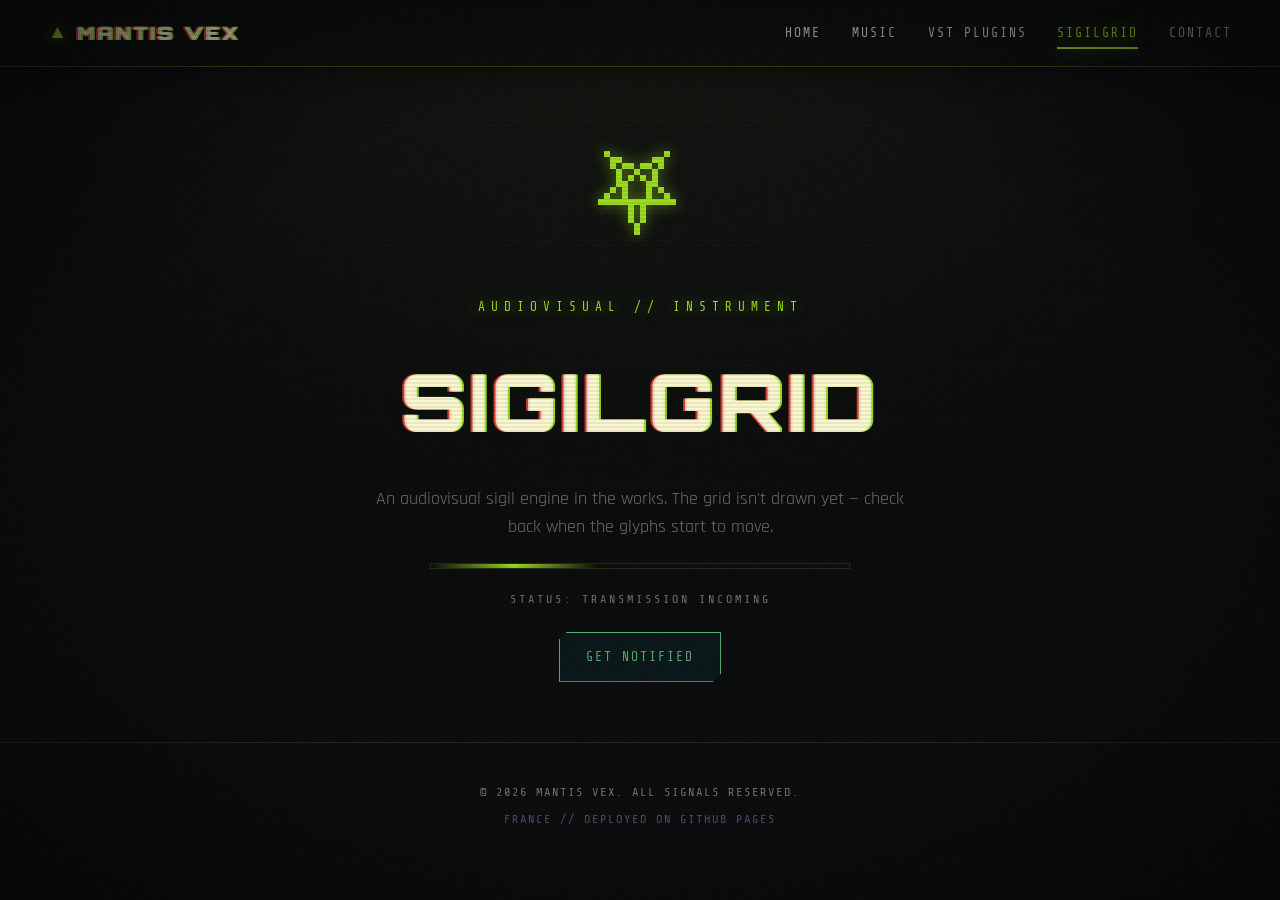
<file: sigilgrid.html>
<!DOCTYPE html>
<html lang="en">
<head>
  <meta charset="UTF-8" />
  <meta name="viewport" content="width=device-width, initial-scale=1.0" />
  <title>SIGILGRID // MANTIS VEX</title>
  <meta name="description" content="SigilGrid by Mantis Vex — coming soon. An audiovisual sigil engine." />
  <meta name="theme-color" content="#070809" />
  <link rel="icon" type="image/svg+xml" href="assets/favicon.svg" />
  <link rel="preconnect" href="https://fonts.googleapis.com" />
  <link rel="preconnect" href="https://fonts.gstatic.com" crossorigin />
  <link href="https://fonts.googleapis.com/css2?family=Orbitron:wght@500;700;900&family=Rajdhani:wght@400;500;600;700&family=Share+Tech+Mono&display=swap" rel="stylesheet" />
  <link rel="stylesheet" href="css/styles.css" />
</head>
<body data-page="sigilgrid">
  <div class="scanlines" aria-hidden="true"></div>
  <div class="grid-bg" aria-hidden="true"></div>
  <div class="noise" aria-hidden="true"></div>

  <header class="nav" id="nav">
    <a href="index.html" class="nav__brand" aria-label="Mantis Vex home">
      <span class="nav__mark">▲</span>
      <span class="nav__name glitch" data-text="MANTIS VEX">MANTIS VEX</span>
    </a>
    <button class="nav__toggle" aria-label="Toggle menu" aria-expanded="false">
      <span></span><span></span><span></span>
    </button>
    <nav class="nav__links">
      <a href="index.html">HOME</a>
      <a href="index.html#listen">MUSIC</a>
      <a href="vst.html">VST PLUGINS</a>
      <a href="sigilgrid.html" class="is-active">SIGILGRID</a>
      <a href="index.html#contact">CONTACT</a>
    </nav>
  </header>

  <section class="soon">
    <div class="soon__glyph" aria-hidden="true">⛧</div>
    <p class="soon__tag">AUDIOVISUAL // INSTRUMENT</p>
    <h1 class="soon__title glitch" data-text="SIGILGRID">SIGILGRID</h1>
    <p class="soon__sub">An audiovisual sigil engine in the works. The grid isn't drawn yet —
      check back when the glyphs start to move.</p>
    <div class="soon__bar" aria-hidden="true"></div>
    <p class="soon__status">STATUS: TRANSMISSION INCOMING</p>
    <a href="index.html#contact" class="btn btn--ghost">GET NOTIFIED</a>
  </section>

  <footer class="footer">
    <p>© <span id="year"></span> MANTIS VEX. ALL SIGNALS RESERVED.</p>
    <p class="footer__meta">FRANCE // DEPLOYED ON GITHUB PAGES</p>
  </footer>

  <script src="js/main.js"></script>
</body>
</html>
</file>
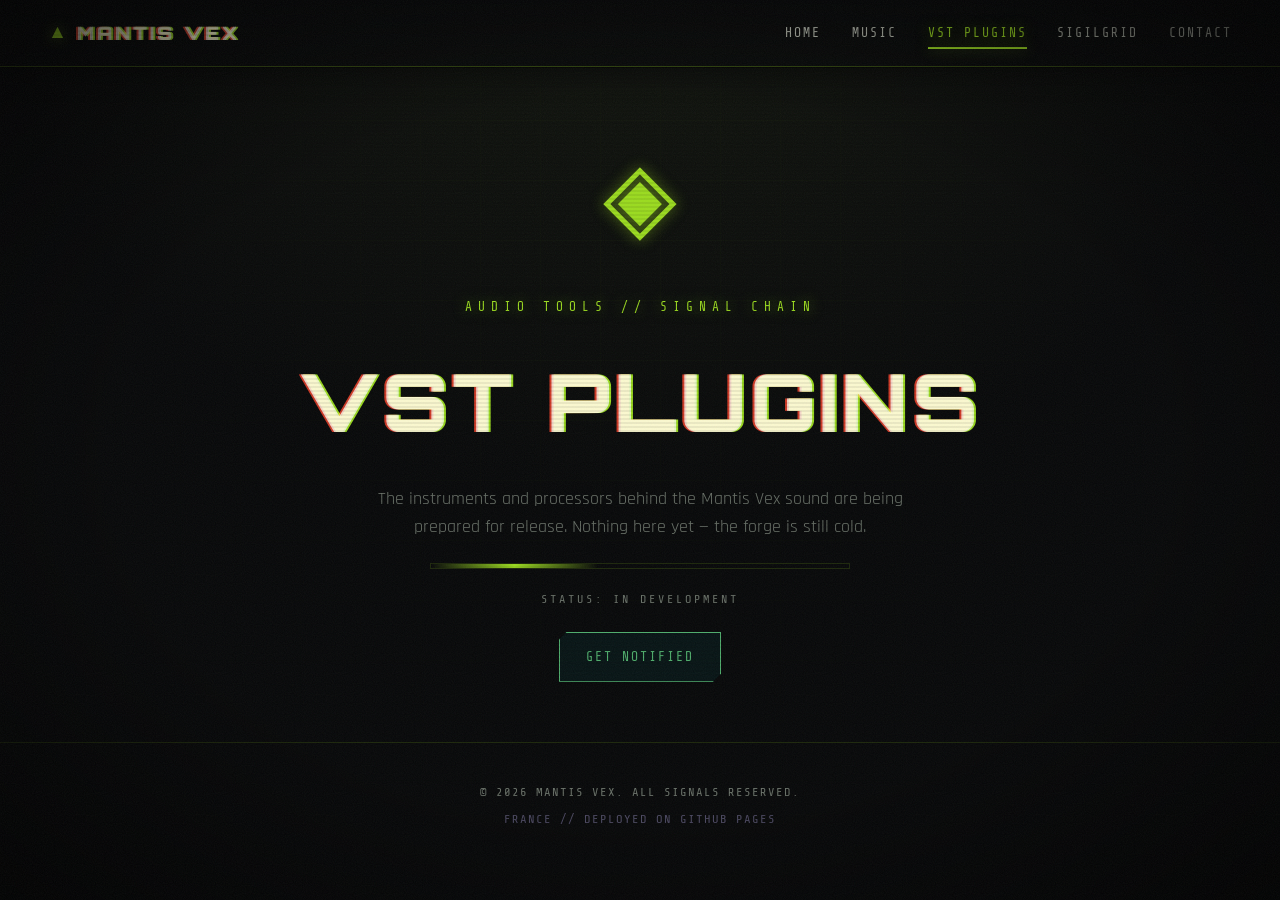
<file: vst.html>
<!DOCTYPE html>
<html lang="en">
<head>
  <meta charset="UTF-8" />
  <meta name="viewport" content="width=device-width, initial-scale=1.0" />
  <title>VST PLUGINS // MANTIS VEX</title>
  <meta name="description" content="MantisVex VST plugins — coming soon. Audio tools for darksynth and horrorsynth production." />
  <meta name="theme-color" content="#070809" />
  <link rel="icon" type="image/svg+xml" href="assets/favicon.svg" />
  <link rel="preconnect" href="https://fonts.googleapis.com" />
  <link rel="preconnect" href="https://fonts.gstatic.com" crossorigin />
  <link href="https://fonts.googleapis.com/css2?family=Orbitron:wght@500;700;900&family=Rajdhani:wght@400;500;600;700&family=Share+Tech+Mono&display=swap" rel="stylesheet" />
  <link rel="stylesheet" href="css/styles.css" />
</head>
<body data-page="vst">
  <div class="scanlines" aria-hidden="true"></div>
  <div class="grid-bg" aria-hidden="true"></div>
  <div class="noise" aria-hidden="true"></div>

  <header class="nav" id="nav">
    <a href="index.html" class="nav__brand" aria-label="Mantis Vex home">
      <span class="nav__mark">▲</span>
      <span class="nav__name glitch" data-text="MANTIS VEX">MANTIS VEX</span>
    </a>
    <button class="nav__toggle" aria-label="Toggle menu" aria-expanded="false">
      <span></span><span></span><span></span>
    </button>
    <nav class="nav__links">
      <a href="index.html">HOME</a>
      <a href="index.html#listen">MUSIC</a>
      <a href="vst.html" class="is-active">VST PLUGINS</a>
      <a href="sigilgrid.html">SIGILGRID</a>
      <a href="index.html#contact">CONTACT</a>
    </nav>
  </header>

  <section class="soon">
    <div class="soon__glyph" aria-hidden="true">◈</div>
    <p class="soon__tag">AUDIO TOOLS // SIGNAL CHAIN</p>
    <h1 class="soon__title glitch" data-text="VST PLUGINS">VST PLUGINS</h1>
    <p class="soon__sub">The instruments and processors behind the Mantis Vex sound are
      being prepared for release. Nothing here yet — the forge is still cold.</p>
    <div class="soon__bar" aria-hidden="true"></div>
    <p class="soon__status">STATUS: IN DEVELOPMENT</p>
    <a href="index.html#contact" class="btn btn--ghost">GET NOTIFIED</a>
  </section>

  <footer class="footer">
    <p>© <span id="year"></span> MANTIS VEX. ALL SIGNALS RESERVED.</p>
    <p class="footer__meta">FRANCE // DEPLOYED ON GITHUB PAGES</p>
  </footer>

  <script src="js/main.js"></script>
</body>
</html>
</file>
<file: css/styles.css>
/* =========================================================
   MANTISVEX // cyberpunk darksynth
   ========================================================= */

:root {
  --bg:        #070809;
  --bg-2:      #0c0f11;
  --panel:     rgba(16, 20, 19, 0.6);
  --ink:       #c9cdbf;   /* bone / ash      */
  --ink-dim:   #6b736a;   /* dim ash-green   */
  --acid:      #9bdb1f;   /* toxic green     */
  --acid-2:    #4fae6c;   /* sickly teal     */
  --blood:     #d23a26;   /* rust-blood      */
  --line:      rgba(155, 219, 31, 0.16);
  --glow-acid: 0 0 14px rgba(155, 219, 31, 0.55);
  --glow-blood:0 0 14px rgba(210, 58, 38, 0.6);
  /* legacy aliases so older rules keep resolving */
  --neon:      var(--acid);
  --neon-2:    var(--acid-2);
  --neon-3:    var(--blood);
  --glow-mag:  var(--glow-acid);
  --glow-cyan: var(--glow-acid);
  --font-disp: "Orbitron", sans-serif;
  --font-body: "Rajdhani", sans-serif;
  --font-mono: "Share Tech Mono", monospace;
  --maxw: 1180px;
}

* { box-sizing: border-box; margin: 0; padding: 0; }

html { scroll-behavior: smooth; }

body {
  background:
    radial-gradient(circle at 50% -20%, #14180f 0%, var(--bg) 55%),
    var(--bg);
  background-attachment: fixed;
  color: var(--ink);
  font-family: var(--font-body);
  font-size: 18px;
  line-height: 1.55;
  overflow-x: hidden;
  min-height: 100vh;
}
/* heavy vignette for dread */
body::after {
  content: ""; position: fixed; inset: 0; z-index: 58; pointer-events: none;
  background: radial-gradient(ellipse at center, transparent 55%, rgba(0,0,0,.75) 100%);
}

a { color: var(--acid); text-decoration: none; transition: color .2s; }
a:hover { color: var(--blood); }

::selection { background: var(--acid); color: #0a0a0a; }

/* ---------- atmospheric overlays ---------- */
.grid-bg {
  position: fixed; inset: 0; z-index: 0; pointer-events: none;
  background-image:
    linear-gradient(rgba(155, 219, 31, 0.05) 1px, transparent 1px),
    linear-gradient(90deg, rgba(155, 219, 31, 0.04) 1px, transparent 1px);
  background-size: 60px 60px;
  mask-image: radial-gradient(ellipse at 50% 30%, #000 0%, transparent 75%);
  -webkit-mask-image: radial-gradient(ellipse at 50% 30%, #000 0%, transparent 75%);
  opacity: .5;
}

.scanlines {
  position: fixed; inset: 0; z-index: 60; pointer-events: none;
  background: repeating-linear-gradient(
    to bottom, rgba(0,0,0,0) 0, rgba(0,0,0,0) 2px,
    rgba(0,0,0,0.22) 3px, rgba(0,0,0,0) 4px);
  mix-blend-mode: multiply; opacity: .55;
  animation: flicker 6s steps(60) infinite;
}
@keyframes flicker { 0%,96%,100%{opacity:.55} 97%{opacity:.35} 98%{opacity:.62} 99%{opacity:.4} }
.noise {
  position: fixed; inset: 0; z-index: 59; pointer-events: none; opacity: .06;
  background-image: url("data:image/svg+xml,%3Csvg xmlns='http://www.w3.org/2000/svg' width='120' height='120'%3E%3Cfilter id='n'%3E%3CfeTurbulence type='fractalNoise' baseFrequency='0.9' numOctaves='3'/%3E%3C/filter%3E%3Crect width='100%25' height='100%25' filter='url(%23n)'/%3E%3C/svg%3E");
  animation: grainshift .4s steps(2) infinite;
}
@keyframes grainshift { 0%{transform:translate(0,0)} 50%{transform:translate(-4px,3px)} 100%{transform:translate(3px,-2px)} }

/* content sits above overlays */
.nav, section, .footer { position: relative; z-index: 2; }

/* ---------- nav ---------- */
.nav {
  display: flex; align-items: center; justify-content: space-between;
  padding: 18px clamp(16px, 4vw, 48px);
  position: sticky; top: 0; z-index: 50;
  backdrop-filter: blur(12px);
  background: linear-gradient(to bottom, rgba(7,8,9,.96), rgba(7,8,9,.72));
  border-bottom: 1px solid rgba(155, 219, 31, .3);
  box-shadow: 0 1px 0 rgba(0,0,0,.6), 0 8px 24px rgba(0,0,0,.45);
}
.nav__brand { display: flex; align-items: center; gap: 10px; }
.nav__mark { color: var(--neon); text-shadow: var(--glow-mag); font-size: 1.2rem; }
.nav__name {
  font-family: var(--font-disp); font-weight: 900; letter-spacing: 3px;
  color: var(--ink); font-size: 1.15rem;
}
.nav__links { display: flex; gap: clamp(14px, 2.4vw, 34px); }
.nav__links a {
  font-family: var(--font-mono); font-size: .82rem; letter-spacing: 2px;
  color: var(--ink); text-transform: uppercase; position: relative;
  padding: 4px 0; opacity: .9; transition: color .2s, opacity .2s, text-shadow .2s;
}
.nav__links a:hover, .nav__links a.is-active {
  color: var(--acid); opacity: 1; text-shadow: var(--glow-acid);
}
.nav__links a.is-active::after {
  content: ""; position: absolute; left: 0; bottom: -2px; width: 100%; height: 2px;
  background: var(--acid); box-shadow: var(--glow-acid);
}
.nav__toggle {
  display: none; flex-direction: column; gap: 5px; background: none;
  border: 0; cursor: pointer; padding: 6px;
}
.nav__toggle span { width: 26px; height: 2px; background: var(--neon-2); transition: .3s; }

/* ---------- buttons ---------- */
.btn {
  display: inline-flex; align-items: center; justify-content: center;
  font-family: var(--font-mono); letter-spacing: 2px; text-transform: uppercase;
  font-size: .82rem; padding: 14px 26px; cursor: pointer; border: 1px solid transparent;
  clip-path: polygon(8px 0, 100% 0, 100% calc(100% - 8px), calc(100% - 8px) 100%, 0 100%, 0 8px);
  transition: transform .15s, box-shadow .2s, background .2s, color .2s;
}
.btn--sm { padding: 10px 18px; font-size: .74rem; }
.btn--primary {
  background: var(--neon); color: #11001a; font-weight: 700;
  box-shadow: var(--glow-mag);
}
.btn--primary:hover { transform: translateY(-2px); box-shadow: 0 0 22px rgba(255,43,214,.9); color:#11001a; }
.btn--ghost {
  border-color: var(--neon-2); color: var(--neon-2); background: rgba(20,240,255,.05);
}
.btn--ghost:hover { background: rgba(20,240,255,.15); transform: translateY(-2px); box-shadow: var(--glow-cyan); }

/* ---------- glitch text ---------- */
.glitch { position: relative; display: inline-block; }
.glitch::before, .glitch::after {
  content: attr(data-text); position: absolute; inset: 0; clip-path: inset(0 0 0 0);
}
.glitch::before { color: var(--blood); transform: translate(-2px, 0); mix-blend-mode: screen;
  animation: glitch-x 3.4s infinite linear alternate; }
.glitch::after  { color: var(--acid); transform: translate(2px, 0); mix-blend-mode: screen;
  animation: glitch-y 2.8s infinite linear alternate; }
@keyframes glitch-x {
  0%,92%,100% { clip-path: inset(0 0 0 0); transform: translate(-2px,0); }
  93% { clip-path: inset(20% 0 50% 0); transform: translate(-6px,1px); }
  96% { clip-path: inset(60% 0 10% 0); transform: translate(4px,-1px); }
}
@keyframes glitch-y {
  0%,90%,100% { clip-path: inset(0 0 0 0); transform: translate(2px,0); }
  91% { clip-path: inset(10% 0 70% 0); transform: translate(5px,-1px); }
  95% { clip-path: inset(70% 0 5% 0); transform: translate(-4px,1px); }
}

/* ---------- hero ---------- */
.hero {
  min-height: 88vh; display: flex; flex-direction: column; justify-content: center;
  align-items: center; text-align: center; padding: 60px 20px 40px;
}
.hero__eyebrow {
  font-family: var(--font-mono); letter-spacing: 6px; color: var(--neon-2);
  font-size: .8rem; margin-bottom: 18px; text-shadow: var(--glow-cyan);
}
.hero__title {
  font-family: var(--font-disp); font-weight: 900;
  font-size: clamp(2.6rem, 11vw, 8rem); letter-spacing: 4px; line-height: .95;
  text-shadow: 0 0 30px rgba(255,43,214,.35);
}
.hero__sub { max-width: 640px; margin: 24px auto 34px; color: var(--ink-dim); font-size: 1.15rem; }
.hero__cta { display: flex; gap: 16px; flex-wrap: wrap; justify-content: center; }
.hero__readout {
  display: flex; gap: clamp(14px,4vw,40px); flex-wrap: wrap; justify-content: center;
  margin-top: 54px; font-family: var(--font-mono); font-size: .78rem;
  color: var(--ink-dim); letter-spacing: 2px;
}
.hero__readout span { border: 1px solid var(--line); padding: 6px 12px; }

/* ---------- sections ---------- */
.section { max-width: var(--maxw); margin: 0 auto; padding: clamp(60px, 9vw, 120px) clamp(16px,4vw,40px); }
.section__head { margin-bottom: 44px; }
.section__title {
  font-family: var(--font-disp); font-weight: 700; font-size: clamp(1.5rem, 4vw, 2.4rem);
  letter-spacing: 3px; color: var(--ink);
}
.section__lead { color: var(--ink-dim); margin-top: 10px; max-width: 620px; }

/* ---------- tracks ---------- */
.tracks { display: grid; grid-template-columns: repeat(auto-fit, minmax(260px,1fr)); gap: 22px; }
.track-card {
  border: 1px solid var(--line); background: var(--panel); backdrop-filter: blur(6px);
  overflow: hidden; transition: transform .2s, border-color .2s, box-shadow .2s;
}
.track-card:hover { transform: translateY(-5px); border-color: var(--neon); box-shadow: 0 10px 40px rgba(255,43,214,.18); }
.track-card__art {
  height: 200px; position: relative;
  background:
    radial-gradient(circle at 30% 30%, hsla(var(--h,320),100%,60%,.9), transparent 60%),
    radial-gradient(circle at 70% 70%, hsla(calc(var(--h,320) + 60),100%,55%,.7), transparent 55%),
    #0a0320;
}
.track-card__art::after {
  content: ""; position: absolute; inset: 0;
  background-image: linear-gradient(rgba(0,0,0,.4) 1px, transparent 2px);
  background-size: 100% 6px; opacity: .5;
}
.track-card__body { padding: 18px 20px 22px; }
.track-card__body h3 { font-family: var(--font-disp); letter-spacing: 2px; font-size: 1.15rem; }
.track-card__body p { font-family: var(--font-mono); font-size: .78rem; color: var(--ink-dim); margin: 6px 0 16px; letter-spacing: 1px; }
.track-card__play {
  font-family: var(--font-mono); font-size: .76rem; letter-spacing: 2px;
  background: none; border: 1px solid var(--neon-2); color: var(--neon-2);
  padding: 8px 16px; cursor: pointer; transition: .2s;
}
.track-card__play:hover, .track-card__play.is-playing { background: var(--neon-2); color: #06121a; }

/* ---------- feature strip ---------- */
.features {
  max-width: var(--maxw); margin: 0 auto; display: grid;
  grid-template-columns: repeat(auto-fit, minmax(260px,1fr));
  border-top: 1px solid var(--line); border-left: 1px solid var(--line);
}
.feature {
  position: relative; padding: 40px 28px 64px; color: var(--ink);
  border-right: 1px solid var(--line); border-bottom: 1px solid var(--line);
  transition: background .25s; overflow: hidden;
}
.feature:hover { background: rgba(177,75,255,.08); }
.feature__index { font-family: var(--font-mono); color: var(--neon); font-size: .8rem; letter-spacing: 2px; }
.feature h3 { font-family: var(--font-disp); letter-spacing: 2px; margin: 14px 0 10px; font-size: 1.4rem; }
.feature p { color: var(--ink-dim); }
.feature__arrow { position: absolute; right: 26px; bottom: 22px; font-size: 1.6rem; color: var(--neon-2); transition: transform .25s; }
.feature:hover .feature__arrow { transform: translateX(8px); }

/* ---------- about ---------- */
.about__grid { display: grid; grid-template-columns: 1.4fr .9fr; gap: 50px; align-items: center; }
.about__copy p { color: var(--ink-dim); margin-top: 16px; }
.about__stats { list-style: none; display: grid; gap: 18px; }
.about__stats li {
  border: 1px solid var(--line); background: var(--panel); padding: 18px 22px;
  display: flex; align-items: baseline; gap: 16px;
}
.about__stats strong { font-family: var(--font-disp); font-size: 2rem; color: var(--neon); text-shadow: var(--glow-mag); }
.about__stats span { font-family: var(--font-mono); letter-spacing: 2px; color: var(--ink-dim); font-size: .8rem; }

/* ---------- contact ---------- */
.contact__links { display: flex; gap: 14px; flex-wrap: wrap; }
.sg-cta, .contact { text-align: left; }

/* ---------- footer ---------- */
.footer {
  text-align: center; padding: 40px 20px; border-top: 1px solid var(--line);
  font-family: var(--font-mono); color: var(--ink-dim); font-size: .76rem; letter-spacing: 1px;
}
.footer__meta { margin-top: 8px; color: rgba(156,147,199,.5); }

/* =========================================================
   VST PAGE
   ========================================================= */
.page-hero { text-align: center; padding: clamp(60px,10vw,120px) 20px 40px; }
.page-hero__title { font-family: var(--font-disp); font-weight: 900; font-size: clamp(2.2rem, 8vw, 5.5rem); letter-spacing: 3px; }
.page-hero__sub { max-width: 600px; margin: 22px auto 0; color: var(--ink-dim); }

.filterbar { display: flex; gap: 10px; justify-content: center; flex-wrap: wrap; padding: 0 16px 10px; }
.filterbar__btn {
  font-family: var(--font-mono); letter-spacing: 2px; font-size: .76rem;
  background: none; border: 1px solid var(--line); color: var(--ink-dim);
  padding: 9px 18px; cursor: pointer; transition: .2s;
}
.filterbar__btn:hover { color: var(--neon-2); border-color: var(--neon-2); }
.filterbar__btn.is-active { background: var(--neon-3); color: #fff; border-color: var(--neon-3); box-shadow: 0 0 14px rgba(177,75,255,.6); }

.plugins {
  max-width: var(--maxw); margin: 30px auto 0; padding: 0 clamp(16px,4vw,40px);
  display: grid; grid-template-columns: repeat(auto-fill, minmax(320px,1fr)); gap: 24px;
}
.plugin {
  border: 1px solid var(--line); background: var(--panel); backdrop-filter: blur(6px);
  display: flex; flex-direction: column; transition: transform .2s, border-color .2s, box-shadow .2s;
}
.plugin:hover { transform: translateY(-5px); border-color: var(--neon-2); box-shadow: 0 12px 40px rgba(20,240,255,.16); }
.plugin.is-hidden { display: none; }
.plugin__visual {
  height: 150px; position: relative; overflow: hidden;
  background:
    radial-gradient(circle at 50% 120%, hsla(var(--h,320),100%,55%,.9), transparent 60%),
    #08021a;
  display: flex; align-items: center; justify-content: center;
}
.plugin__scope {
  width: 80%; height: 2px; position: relative;
  background: linear-gradient(90deg, transparent, hsla(var(--h,320),100%,70%,1), transparent);
  box-shadow: 0 0 16px hsla(var(--h,320),100%,60%,.9);
}
.plugin__scope::before {
  content: ""; position: absolute; inset: -40px 0; pointer-events: none;
  background:
    repeating-linear-gradient(90deg, transparent 0 18px, hsla(var(--h,320),100%,70%,.25) 18px 19px);
  mask: linear-gradient(90deg, transparent, #000 20%, #000 80%, transparent);
  -webkit-mask: linear-gradient(90deg, transparent, #000 20%, #000 80%, transparent);
}
/* real plugin screenshot in place of the generated scope visual */
.plugin__visual--shot { height: 170px; padding: 0; background: #06080a; border-bottom: 1px solid var(--line); }
.plugin__visual--shot img {
  display: block; width: 100%; height: 100%;
  object-fit: cover; object-position: center;
  transition: transform .4s ease;
}
.plugin:hover .plugin__visual--shot img { transform: scale(1.04); }

.plugin__info { padding: 20px 22px 24px; display: flex; flex-direction: column; flex: 1; }
.plugin__tag {
  font-family: var(--font-mono); font-size: .68rem; letter-spacing: 3px; color: var(--neon-2);
  border: 1px solid var(--neon-2); padding: 2px 8px; align-self: flex-start; margin-bottom: 12px;
}
.plugin__info h3 { font-family: var(--font-disp); letter-spacing: 2px; font-size: 1.3rem; }
.plugin__info p { color: var(--ink-dim); margin: 10px 0 16px; font-size: .96rem; flex: 1; }
.plugin__meta { display: flex; gap: 14px; font-family: var(--font-mono); font-size: .72rem; color: var(--ink-dim); letter-spacing: 1px; margin-bottom: 16px; }
.plugin__actions { display: flex; align-items: center; justify-content: space-between; gap: 12px; }
.plugin__price { font-family: var(--font-disp); color: var(--neon); letter-spacing: 1px; }

.install { max-width: 860px; }
.install__box { border: 1px solid var(--line); background: var(--panel); padding: clamp(24px,5vw,48px); }
.install__steps { margin: 22px 0; padding-left: 22px; color: var(--ink-dim); display: grid; gap: 12px; }
.install__steps code { font-family: var(--font-mono); color: var(--neon-2); background: rgba(20,240,255,.08); padding: 1px 6px; }
.install__note { color: var(--ink-dim); font-size: .92rem; }

/* =========================================================
   SIGILGRID PAGE
   ========================================================= */
.sg-hero { text-align: center; padding: clamp(60px,9vw,110px) 20px 20px; }
.sg-hero__title { font-family: var(--font-disp); font-weight: 900; font-size: clamp(2.4rem, 9vw, 6.5rem); letter-spacing: 4px; }
.sg-hero__sub { max-width: 600px; margin: 22px auto 30px; color: var(--ink-dim); }
.sg-hero__sub em { color: var(--neon); font-style: normal; }
.sg-hero__cta { display: flex; gap: 14px; justify-content: center; flex-wrap: wrap; }

.sg-stage { display: flex; flex-direction: column; align-items: center; gap: 22px; padding: 30px 16px 70px; }
.sg-stage__frame { position: relative; width: min(92vw, 640px); }
#sigil-canvas {
  width: 100%; height: auto; display: block; aspect-ratio: 1 / 1;
  border: 1px solid var(--neon-3); background: #06021400;
  box-shadow: 0 0 50px rgba(177,75,255,.3), inset 0 0 60px rgba(20,240,255,.05);
  cursor: crosshair; touch-action: none;
}
.sg-readout {
  position: absolute; top: 10px; left: 12px; display: flex; gap: 16px;
  font-family: var(--font-mono); font-size: .72rem; letter-spacing: 1px; color: var(--neon-2);
  pointer-events: none; text-shadow: var(--glow-cyan);
}
.sg-controls { display: flex; gap: 12px; flex-wrap: wrap; justify-content: center; align-items: center; }
.sg-slider { font-family: var(--font-mono); font-size: .74rem; letter-spacing: 2px; color: var(--ink-dim); display: flex; align-items: center; gap: 10px; }
.sg-slider input { accent-color: var(--neon); }
.sg-hint { font-family: var(--font-mono); font-size: .78rem; color: var(--ink-dim); text-align: center; max-width: 540px; letter-spacing: .5px; }
.sg-hint strong { color: var(--neon-2); }

.sg-feats { display: grid; grid-template-columns: repeat(auto-fit, minmax(260px,1fr)); gap: 22px; }
.sg-feat { border: 1px solid var(--line); background: var(--panel); padding: 26px 24px; transition: border-color .2s, transform .2s; }
.sg-feat:hover { border-color: var(--neon-3); transform: translateY(-4px); }
.sg-feat__num { color: var(--neon); font-size: 1.4rem; }
.sg-feat h3 { font-family: var(--font-disp); letter-spacing: 2px; font-size: 1.1rem; margin: 10px 0 10px; }
.sg-feat p { color: var(--ink-dim); font-size: .95rem; }
.sg-cta { text-align: center; }
.sg-cta .section__lead { margin: 10px auto 26px; }
.sg-cta .contact__links { justify-content: center; }

/* =========================================================
   RESPONSIVE
   ========================================================= */
@media (max-width: 760px) {
  .nav__toggle { display: flex; }
  .nav__links {
    position: fixed; inset: 64px 0 auto 0; flex-direction: column; gap: 0;
    background: rgba(8,3,22,.97); backdrop-filter: blur(14px);
    border-bottom: 1px solid var(--line); padding: 8px 0;
    transform: translateY(-130%); transition: transform .35s ease; z-index: 49;
  }
  .nav__links.is-open { transform: translateY(0); }
  .nav__links a { padding: 16px 28px; border-bottom: 1px solid var(--line); }
  .nav__toggle.is-open span:nth-child(1) { transform: translateY(7px) rotate(45deg); }
  .nav__toggle.is-open span:nth-child(2) { opacity: 0; }
  .nav__toggle.is-open span:nth-child(3) { transform: translateY(-7px) rotate(-45deg); }
  .about__grid { grid-template-columns: 1fr; }
}

@media (prefers-reduced-motion: reduce) {
  * { animation: none !important; scroll-behavior: auto !important; }
}

/* =========================================================
   REAL-DATA COMPONENTS (added in revision)
   ========================================================= */

/* genre tag row */
.tags { display: flex; flex-wrap: wrap; gap: 8px; justify-content: center; margin-top: 26px; }
.tags span {
  font-family: var(--font-mono); font-size: .7rem; letter-spacing: 2px; text-transform: uppercase;
  color: var(--ink-dim); border: 1px solid var(--line); padding: 5px 11px;
}

/* embedded bandcamp players */
.embeds {
  max-width: 980px; margin: 0 auto; display: grid; gap: 18px;
  grid-template-columns: repeat(auto-fit, minmax(280px, 1fr));
}
.embed {
  border: 1px solid var(--line); background: #0a0c0a; position: relative;
  transition: border-color .2s, box-shadow .2s, transform .2s;
}
.embed:hover { border-color: var(--acid); box-shadow: 0 10px 40px rgba(155,219,31,.12); transform: translateY(-4px); }
.embed iframe { display: block; width: 100%; aspect-ratio: 16 / 9; height: auto; border: 0; background: #000; }
.embed--audio iframe { aspect-ratio: auto; height: 120px; }
.embed__cap {
  display: flex; align-items: baseline; justify-content: space-between; gap: 10px;
  padding: 10px 14px; border-top: 1px solid var(--line);
  font-family: var(--font-mono); font-size: .72rem; letter-spacing: 1px; color: var(--ink-dim);
}
.embed__cap b { font-family: var(--font-disp); color: var(--ink); letter-spacing: 1px; font-size: .82rem; }

/* full discography list */
.discog { max-width: 860px; margin: 30px auto 0; border-top: 1px solid var(--line); }
.discog__row {
  display: grid; grid-template-columns: auto 1fr auto; align-items: center; gap: 16px;
  padding: 16px 6px; border-bottom: 1px solid var(--line); color: var(--ink);
  transition: background .2s, padding-left .2s;
}
.discog__row:hover { background: rgba(155,219,31,.05); padding-left: 14px; color: var(--acid); }
.discog__yr { font-family: var(--font-mono); font-size: .8rem; color: var(--ink-dim); letter-spacing: 1px; }
.discog__name { font-family: var(--font-disp); letter-spacing: 1px; font-size: 1.05rem; }
.discog__type { font-family: var(--font-mono); font-size: .68rem; letter-spacing: 2px; color: var(--ink-dim); text-transform: uppercase; }

/* platform link buttons */
.platforms { display: flex; gap: 12px; flex-wrap: wrap; }
.platform {
  display: inline-flex; align-items: center; gap: 9px;
  font-family: var(--font-mono); letter-spacing: 2px; text-transform: uppercase; font-size: .8rem;
  border: 1px solid var(--line); color: var(--ink); padding: 13px 20px; background: rgba(155,219,31,.03);
  transition: .2s; clip-path: polygon(8px 0,100% 0,100% calc(100% - 8px),calc(100% - 8px) 100%,0 100%,0 8px);
}
.platform:hover { border-color: var(--acid); color: var(--acid); background: rgba(155,219,31,.1); transform: translateY(-2px); }
.platform svg { width: 18px; height: 18px; fill: currentColor; }

/* support callout */
.support { max-width: 820px; }
.support__box {
  border: 1px solid var(--line); border-top: 2px solid var(--acid);
  background: var(--panel); padding: clamp(28px, 5vw, 52px); text-align: center;
  box-shadow: 0 0 40px rgba(155, 219, 31, .06);
}
.support__box .section__title { color: var(--acid); text-shadow: var(--glow-acid); }
.support__box p { color: var(--ink-dim); max-width: 560px; margin: 16px auto 28px; }

/* coming-soon stage (VST + SigilGrid) */
.soon {
  min-height: 70vh; display: flex; flex-direction: column; align-items: center; justify-content: center;
  text-align: center; padding: 60px 20px; gap: 22px;
}
.soon__glyph { font-size: clamp(3rem, 12vw, 6rem); color: var(--acid); text-shadow: var(--glow-acid);
  animation: breathe 4s ease-in-out infinite; }
@keyframes breathe { 0%,100%{opacity:.55;transform:scale(1)} 50%{opacity:1;transform:scale(1.05)} }
.soon__title { font-family: var(--font-disp); font-weight: 900; font-size: clamp(2.2rem,8vw,5rem); letter-spacing: 4px; }
.soon__tag { font-family: var(--font-mono); letter-spacing: 6px; color: var(--acid); font-size: .8rem; text-shadow: var(--glow-acid); }
.soon__sub { max-width: 560px; color: var(--ink-dim); }
.soon__bar {
  width: min(420px, 80vw); height: 6px; border: 1px solid var(--line); position: relative; overflow: hidden;
}
.soon__bar::after {
  content: ""; position: absolute; inset: 0; width: 40%;
  background: linear-gradient(90deg, transparent, var(--acid), transparent);
  animation: load 2.6s ease-in-out infinite;
}
@keyframes load { 0%{left:-40%} 100%{left:100%} }
.soon__status { font-family: var(--font-mono); font-size: .74rem; letter-spacing: 3px; color: var(--ink-dim); }

/* =========================================================
   WRITING INDEX — text explorer
   ========================================================= */
.texts {
  position: relative; z-index: 2;
  max-width: 780px; margin: 0 auto;
  padding: 10px 20px 90px;
  display: flex; flex-direction: column; gap: 26px;
}
.textcard {
  display: block; border: 1px solid var(--line); background: var(--panel);
  padding: 26px 28px 22px; transition: border-color .25s, box-shadow .25s, transform .25s;
}
.textcard:hover {
  border-color: var(--acid); box-shadow: 0 0 28px rgba(155, 219, 31, .12);
  transform: translateY(-2px); color: inherit;
}
.textcard__meta {
  font-family: var(--font-mono); font-size: .72rem; letter-spacing: 2px;
  color: var(--ink-dim); display: flex; flex-wrap: wrap; gap: 6px 18px;
  margin-bottom: 14px;
}
.textcard__meta b { color: var(--acid-2); font-weight: 400; }
.textcard__title {
  font-family: "Iowan Old Style", "Palatino Linotype", Palatino, "Book Antiqua", Georgia, serif;
  font-weight: 600; font-size: clamp(1.5rem, 4vw, 2rem); line-height: 1.15;
  letter-spacing: -.01em; color: #e8eadd;
}
.textcard:hover .textcard__title { color: #fff; }
.textcard__alt {
  font-family: "Iowan Old Style", "Palatino Linotype", Palatino, "Book Antiqua", Georgia, serif;
  font-style: italic; font-size: 1.02rem; color: var(--ink-dim); margin-top: 4px;
}
.textcard__dek {
  font-family: "Iowan Old Style", "Palatino Linotype", Palatino, "Book Antiqua", Georgia, serif;
  font-size: .98rem; line-height: 1.65; color: #9aa190; margin-top: 14px;
}
.textcard__go {
  display: inline-block; margin-top: 16px;
  font-family: var(--font-mono); font-size: .74rem; letter-spacing: 3px;
  color: var(--acid); opacity: .55; transition: opacity .25s, transform .25s;
}
.textcard:hover .textcard__go { opacity: 1; text-shadow: var(--glow-acid); transform: translateX(4px); }

/* =========================================================
   WRITING PAGE — long-form essay
   ========================================================= */
.essay-back {
  font-family: var(--font-mono); font-size: .72rem; letter-spacing: .13em;
  text-transform: uppercase; margin: 0 0 2.4rem;
}
.essay-back a { color: var(--ink-dim); }
.essay-back a:hover { color: var(--acid); }

.essay-progress {
  position: fixed; top: 0; left: 0; height: 2px; width: 0%;
  background: var(--acid); box-shadow: var(--glow-acid); opacity: .9; z-index: 55;
}

.essay {
  position: relative; z-index: 2;
  max-width: 36rem; margin: 0 auto;
  padding: clamp(2.6rem, 7vw, 5rem) 1.5rem 5rem;
  font-family: "Iowan Old Style", "Palatino Linotype", Palatino, "Book Antiqua", Georgia, serif;
  font-size: 1.125rem; line-height: 1.75; color: #d6d9c9;
  text-rendering: optimizeLegibility; -webkit-font-smoothing: antialiased;
}
.essay[hidden] { display: none; }

.essay .eyebrow {
  font-family: var(--font-mono); font-size: .72rem; letter-spacing: .22em;
  text-transform: uppercase; color: var(--acid-2); margin: 0 0 1.4rem;
}
.essay h1 {
  font-weight: 600; font-size: clamp(2.2rem, 7vw, 3.4rem); line-height: 1.05;
  letter-spacing: -.015em; margin: 0 0 1.6rem; color: #e8eadd;
}
.essay .subtitle {
  font-style: italic; font-size: 1.15rem; color: #9aa190;
  letter-spacing: .01em; margin: -0.8rem 0 1.1rem;
}
.essay .byline {
  font-family: var(--font-mono); font-size: .72rem; letter-spacing: .18em;
  text-transform: uppercase; color: var(--acid-2); margin: 0 0 2rem;
}
.essay .dek { color: #9aa190; font-size: 1.05rem; line-height: 1.7; margin: 0 0 2.2rem; }
.essay .dek strong { color: #d6d9c9; font-weight: 600; }
.essay .runin {
  font-family: var(--font-mono); font-size: .72rem; letter-spacing: .13em;
  text-transform: uppercase; color: var(--ink-dim);
  border-top: 1px solid var(--line); border-bottom: 1px solid var(--line);
  padding: .85rem 0; margin: 0 0 3.5rem;
  display: flex; flex-wrap: wrap; gap: .4rem 1.4rem;
}

.essay section { margin: 0 0 3.4rem; }
.essay .marker {
  font-family: var(--font-mono); font-size: .72rem; letter-spacing: .2em;
  color: var(--acid); text-shadow: var(--glow-acid); display: block; margin: 0 0 .5rem;
}
.essay h2 {
  font-weight: 600; font-size: 1.55rem; line-height: 1.2;
  letter-spacing: -.01em; margin: 0 0 1.3rem; color: #e8eadd;
}
.essay p { margin: 0 0 1.25rem; }
.essay em { color: #e8eadd; }
.essay a:hover { color: var(--blood); }

.essay .lede::first-letter {
  font-size: 3.4rem; line-height: .8; float: left; padding: .35rem .5rem 0 0;
  color: var(--acid); text-shadow: var(--glow-acid); font-weight: 600;
}

.essay sup.ref { font-family: var(--font-mono); font-size: .6em; line-height: 0; vertical-align: super; }
.essay sup.ref a { color: var(--acid-2); }
.essay sup.ref a:hover { color: var(--acid); }
.essay .refs ol { margin: 0; padding-left: 1.7rem; font-size: .85rem; line-height: 1.65; color: #9aa190; }
.essay .refs li { margin: 0 0 .55rem; }
.essay .refs li::marker { font-family: var(--font-mono); color: var(--ink-dim); font-size: .72rem; }
.essay .refs em { color: #9aa190; }

.essay details.layer {
  background: var(--panel); border: 1px solid var(--line);
  border-left: 2px solid var(--acid-2); padding: 0 1.2rem; margin: 1.8rem 0;
}
.essay details.layer[open] { padding-bottom: .4rem; }
.essay details.layer summary {
  cursor: pointer; list-style: none;
  font-family: var(--font-mono); font-size: .72rem; letter-spacing: .13em;
  text-transform: uppercase; color: var(--acid-2);
  padding: .95rem 0; display: flex; align-items: center; gap: .6rem;
  transition: color .2s;
}
.essay details.layer summary:hover { color: var(--acid); }
.essay details.layer summary::-webkit-details-marker { display: none; }
.essay details.layer summary .chev { transition: transform .2s ease; display: inline-block; }
.essay details.layer[open] summary .chev { transform: rotate(90deg); }
.essay details.layer .layer-body { font-size: 1rem; line-height: 1.7; color: #9aa190; padding: 0 0 .6rem; }
.essay details.layer .layer-body p { margin: 0 0 .9rem; }
.essay details.layer .layer-body p:last-child { margin-bottom: 0; }

/* floating language switch */
.langfab {
  position: fixed; right: 18px; bottom: 18px; z-index: 45;
  display: flex; border: 1px solid var(--line);
  background: rgba(7, 8, 9, .9); backdrop-filter: blur(8px);
  box-shadow: 0 6px 24px rgba(0, 0, 0, .5);
}
.langfab__btn {
  display: flex; align-items: center; gap: 8px;
  font-family: var(--font-mono); font-size: .74rem; letter-spacing: 2px;
  color: var(--ink-dim); background: none; border: 0; cursor: pointer;
  padding: 9px 14px; transition: .2s; opacity: .75;
}
.langfab__btn + .langfab__btn { border-left: 1px solid var(--line); }
.langfab__btn svg { width: 20px; height: auto; display: block; filter: saturate(.3) brightness(.75); transition: filter .2s; }
.langfab__btn:hover { color: var(--ink); opacity: 1; }
.langfab__btn.is-active {
  color: var(--acid); opacity: 1; text-shadow: var(--glow-acid);
  box-shadow: inset 0 -2px 0 var(--acid);
}
.langfab__btn.is-active svg { filter: none; }

@media (max-width: 480px) {
  .essay { font-size: 1.05rem; }
  .essay .lede::first-letter { font-size: 2.8rem; }
}
@media (prefers-reduced-motion: reduce) {
  .essay-progress { display: none; }
}
</file>
